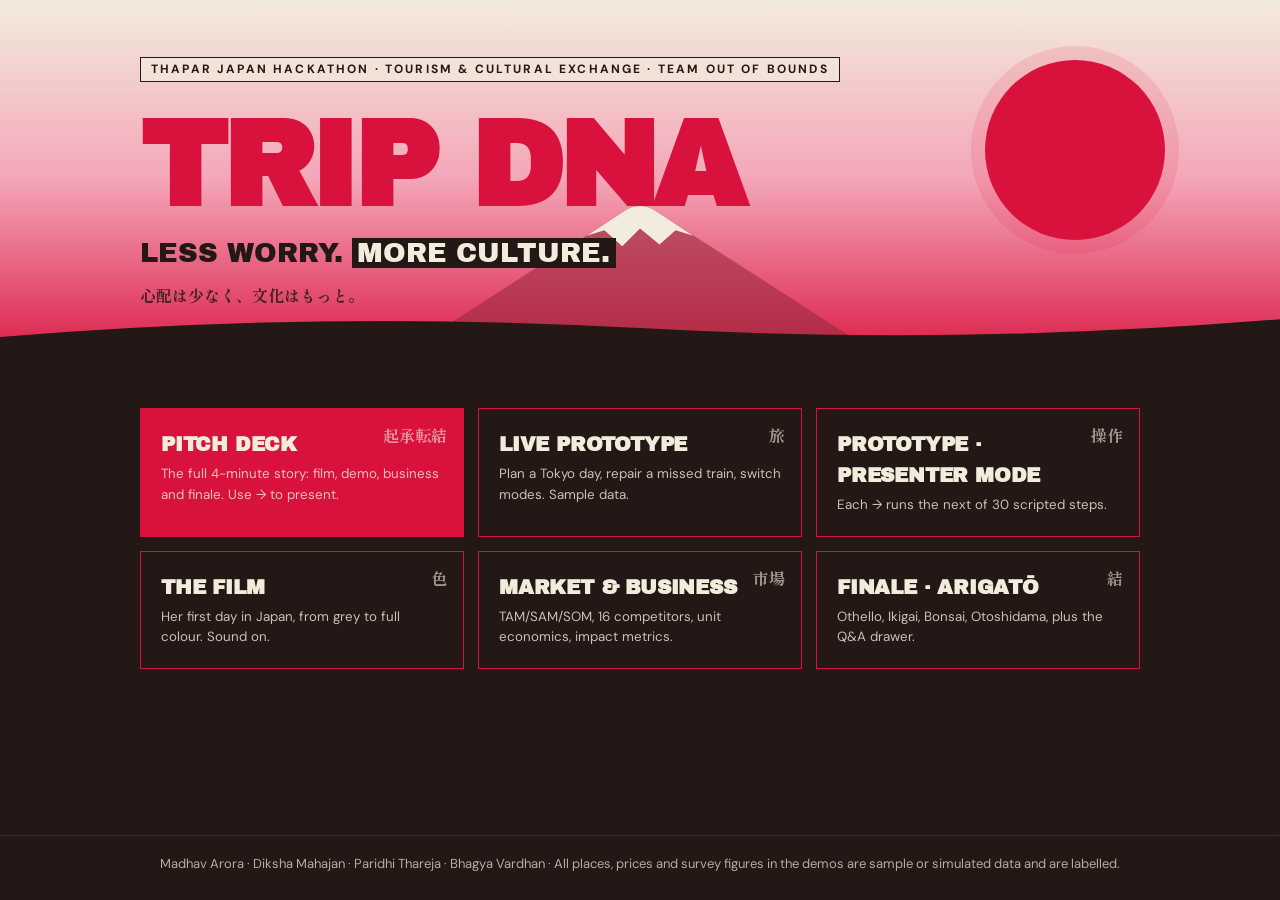
<file: index.html>
<!doctype html>
<html lang="en">
<head>
<meta charset="utf-8">
<meta name="viewport" content="width=device-width,initial-scale=1,viewport-fit=cover">
<title>Trip DNA · Out of Bounds</title>
<meta name="description" content="Trip DNA: less worry, more culture. Pitch deck, live prototype, film and research by Team Out of Bounds, Thapar Japan Hackathon.">
<link rel="icon" href="data:image/svg+xml,%3Csvg xmlns='http://www.w3.org/2000/svg' viewBox='0 0 32 32'%3E%3Ccircle cx='16' cy='16' r='14' fill='%23D9123D'/%3E%3C/svg%3E">
<link rel="preconnect" href="https://fonts.googleapis.com"><link rel="preconnect" href="https://fonts.gstatic.com" crossorigin>
<link href="https://fonts.googleapis.com/css2?family=Archivo+Black&family=DM+Sans:wght@400;500;700&family=Shippori+Mincho:wght@800&display=swap" rel="stylesheet">
<style>
:root{--c:#D9123D;--cr:#F2ECDD;--ink:#231815;--sak:#F4A6B8;--gold:#E8B33E}
*{box-sizing:border-box}
body{margin:0;min-height:100vh;background:var(--ink);color:var(--cr);font:16px/1.55 'DM Sans',system-ui,sans-serif;display:flex;flex-direction:column}
.top{position:relative;overflow:hidden;background:linear-gradient(180deg,#F2ECDD 0%,#F4A6B8 48%,#D9123D 100%);color:var(--ink);padding:56px max(20px,env(safe-area-inset-left,0px)) 64px}
.sun{position:absolute;right:9%;top:16%;width:clamp(90px,15vw,180px);aspect-ratio:1;border-radius:50%;background:var(--c);box-shadow:0 0 0 14px rgba(217,18,61,.12)}
.fuji{position:absolute;left:0;right:0;bottom:0;width:100%;height:auto;display:block}
.in{position:relative;max-width:1000px;margin:0 auto}
.kick{display:inline-block;font-size:12px;font-weight:700;letter-spacing:.18em;text-transform:uppercase;border:1px solid currentColor;padding:2px 10px;background:rgba(242,236,221,.7)}
h1{font-family:'Archivo Black','Arial Black',sans-serif;text-transform:uppercase;letter-spacing:-.04em;line-height:.9;font-size:clamp(3.2rem,11vw,7.5rem);margin:.25em 0 .1em;color:var(--c)}
.tag{font-family:'Archivo Black','Arial Black',sans-serif;text-transform:uppercase;font-size:clamp(1.1rem,2.6vw,1.7rem);margin:0}
.tag em{font-style:normal;color:var(--cr);background:var(--ink);padding:0 .2em}
.jp{font-family:'Shippori Mincho','Yu Mincho',serif;font-weight:800;margin:.6em 0 0;opacity:.8}
main{flex:1;padding:36px max(20px,env(safe-area-inset-left,0px)) 40px}
.grid{max-width:1000px;margin:0 auto;display:grid;gap:14px;grid-template-columns:repeat(auto-fit,minmax(min(100%,280px),1fr))}
a.card{display:block;position:relative;border:1px solid var(--c);padding:20px;color:inherit;text-decoration:none;transition:transform .2s,box-shadow .2s,background .2s}
a.card:hover,a.card:focus-visible{transform:translate(-3px,-3px);box-shadow:5px 5px 0 var(--c);background:rgba(217,18,61,.08);outline:none}
a.card.main{background:var(--c);border-color:var(--c)}
a.card.main:hover{box-shadow:5px 5px 0 var(--cr)}
.card b{display:block;font-family:'Archivo Black','Arial Black',sans-serif;text-transform:uppercase;font-size:1.25rem;letter-spacing:-.01em}
.card small{display:block;opacity:.8;margin-top:4px}
.card i{position:absolute;top:14px;right:16px;font-style:normal;font-family:'Shippori Mincho','Yu Mincho',serif;font-weight:800;opacity:.6}
footer{text-align:center;font-size:13px;opacity:.7;padding:18px 20px 26px;border-top:1px solid rgba(242,236,221,.15)}
@media(prefers-reduced-motion:reduce){a.card{transition:none}}
</style>
</head>
<body>
<header class="top">
  <div class="sun"></div>
  <svg class="fuji" viewBox="0 0 1440 220" preserveAspectRatio="xMidYMax slice" aria-hidden="true"><path d="M420 220 L700 40 C712 30 728 30 740 40 L1020 220Z" fill="#9c2a3f" opacity=".6"/><path d="M660 66 L700 40 C712 30 728 30 740 40 L780 66 L760 60 L742 76 L720 58 L700 78 L680 60Z" fill="#F2ECDD"/><path d="M0 220 L0 180 Q360 150 720 170 T1440 160 L1440 220Z" fill="#231815"/></svg>
  <div class="in">
    <span class="kick">Thapar Japan Hackathon · Tourism &amp; Cultural Exchange · Team Out of Bounds</span>
    <h1>Trip DNA</h1>
    <p class="tag">Less worry. <em>More culture.</em></p>
    <p class="jp">心配は少なく、文化はもっと。</p>
  </div>
</header>
<main>
  <div class="grid">
    <a class="card main" href="deck/"><i>起承転結</i><b>Pitch deck</b><small>The full 4-minute story: film, demo, business and finale. Use → to present.</small></a>
    <a class="card" href="prototype/"><i>旅</i><b>Live prototype</b><small>Plan a Tokyo day, repair a missed train, switch modes. Sample data.</small></a>
    <a class="card" href="prototype/index.html#click"><i>操作</i><b>Prototype · presenter mode</b><small>Each → runs the next of 30 scripted steps.</small></a>
    <a class="card" href="film/"><i>色</i><b>The film</b><small>Her first day in Japan, from grey to full colour. Sound on.</small></a>
    <a class="card" href="business/ws3_slides.html"><i>市場</i><b>Market &amp; business</b><small>TAM/SAM/SOM, 16 competitors, unit economics, impact metrics.</small></a>
    <a class="card" href="finale/arigato.inline.html"><i>結</i><b>Finale · Arigatō</b><small>Othello, Ikigai, Bonsai, Otoshidama, plus the Q&amp;A drawer.</small></a>
  </div>
</main>
<footer>Madhav Arora · Diksha Mahajan · Paridhi Thareja · Bhagya Vardhan · All places, prices and survey figures in the demos are sample or simulated data and are labelled.</footer>
</body>
</html>
</file>
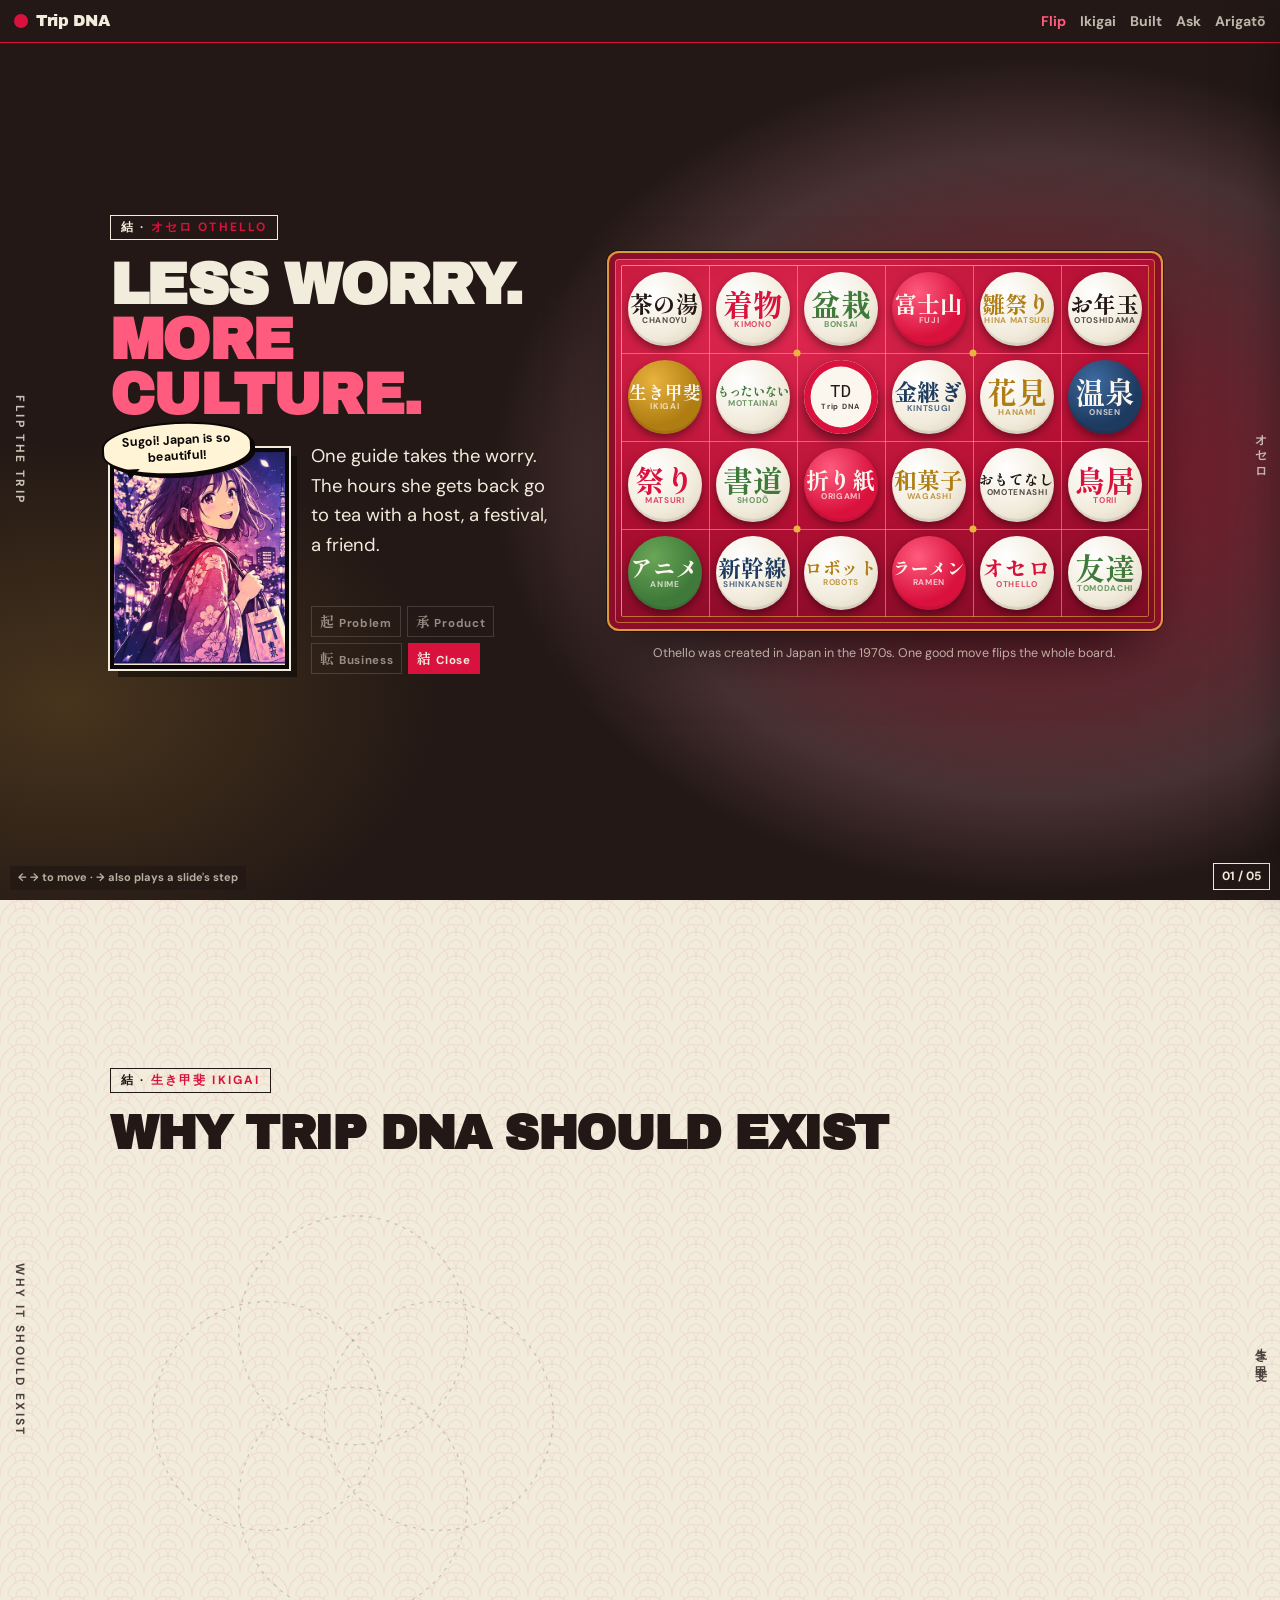
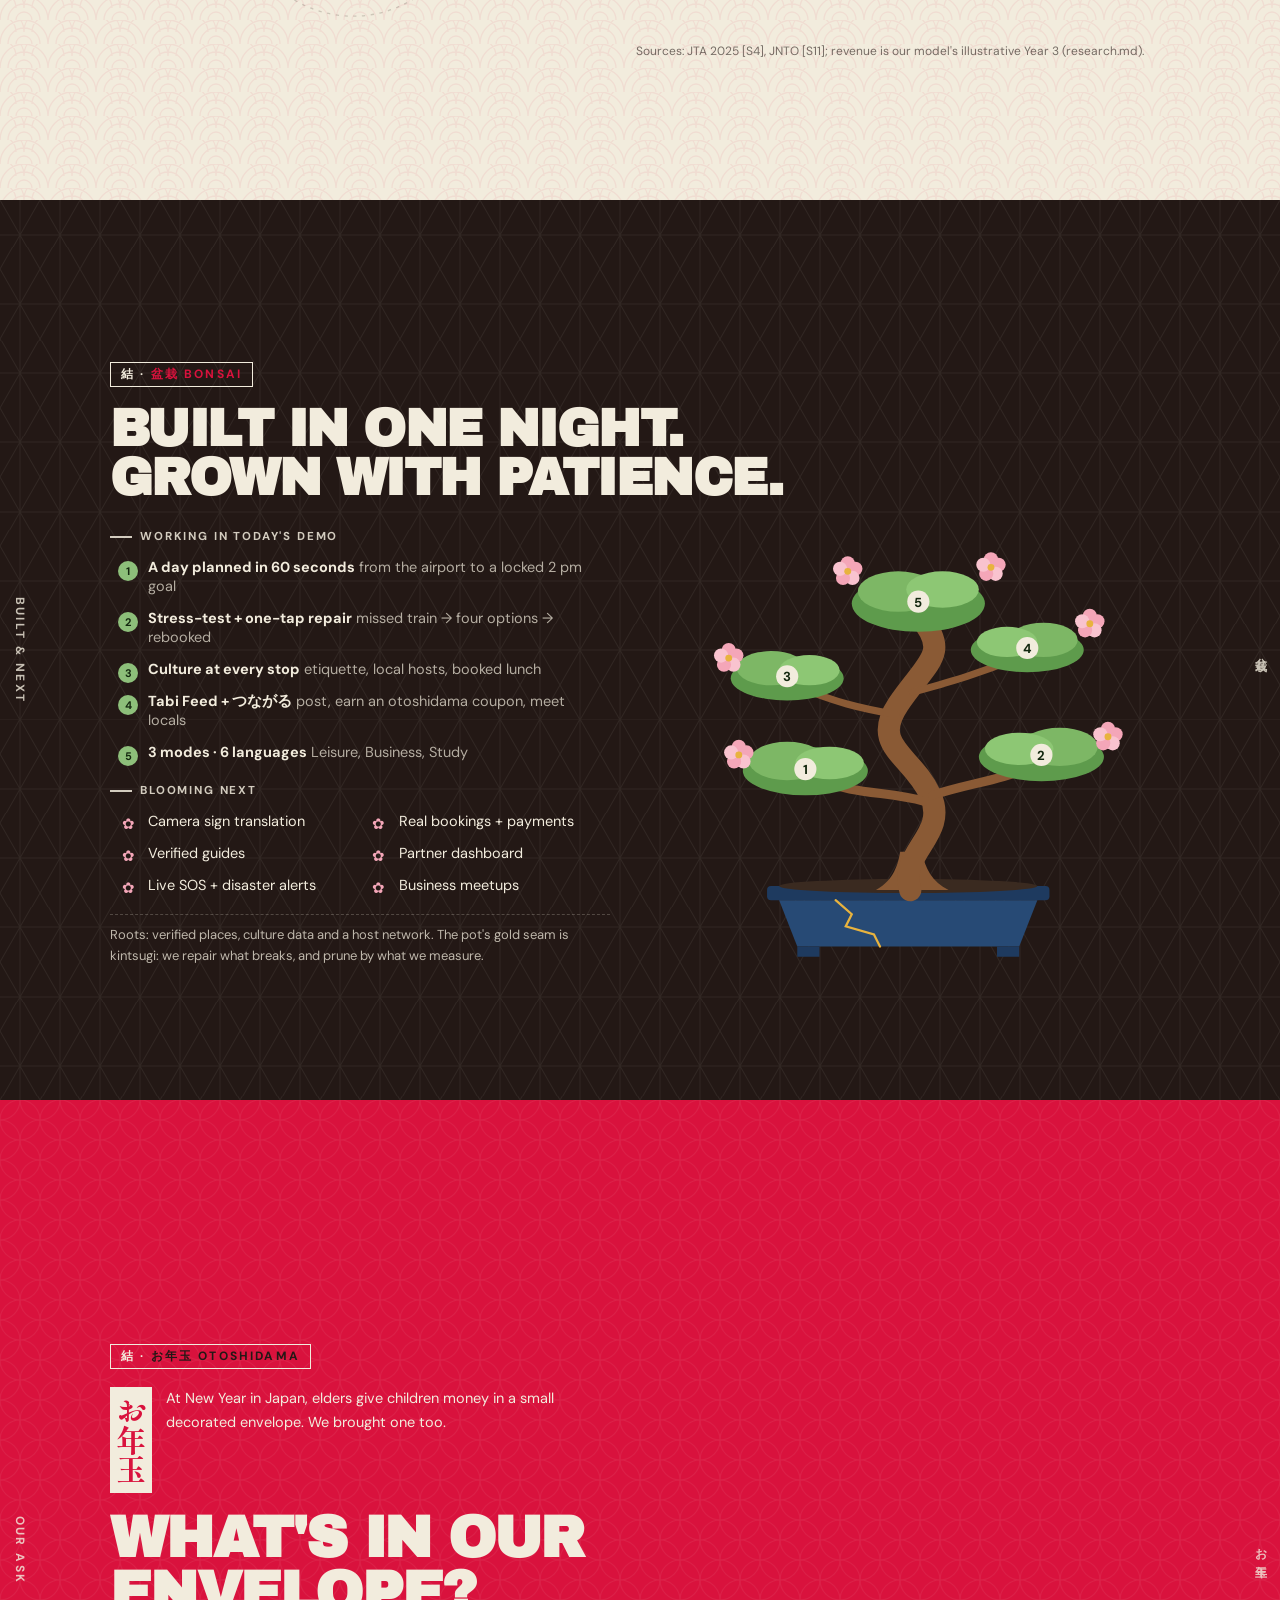
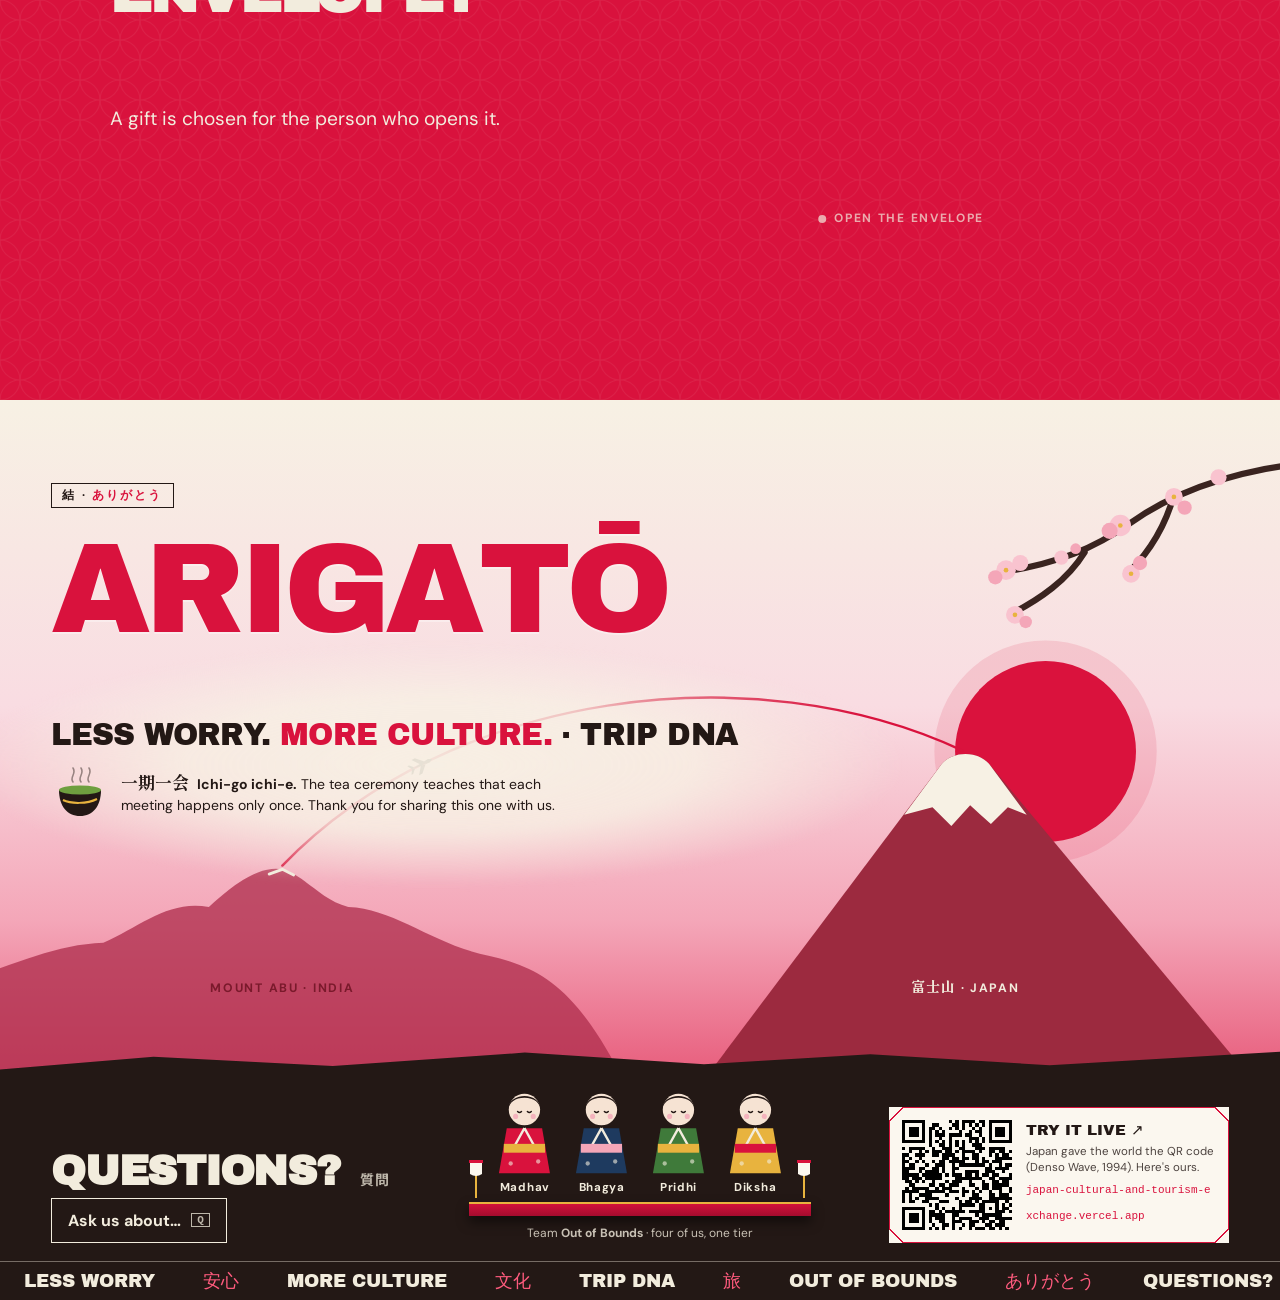
<file: finale/index.html>
<!doctype html>
<html lang="en">
<head>
<meta charset="utf-8">
<meta name="viewport" content="width=device-width,initial-scale=1,viewport-fit=cover">
<title>Trip DNA Finale</title>
<link rel="preconnect" href="https://fonts.googleapis.com"><link rel="preconnect" href="https://fonts.gstatic.com" crossorigin>
<link href="https://fonts.googleapis.com/css2?family=Archivo+Black&family=DM+Sans:wght@400;500;700&family=Noto+Sans+JP:wght@500;700&family=Shippori+Mincho:wght@700;800&display=swap" rel="stylesheet">
<!--
  Part 4 · Arigatō (結 Ketsu): the finale of the Trip DNA deck.
  Five <section class="sec a4 …"> slides drop straight into the combined deck (same classes as index_checkpoint1.html / ws3_slides.html).
  To merge: copy the "Part 4 additions" CSS block, the five a4 sections, and the "Part 4 script" block. See SPEC.md §6.
  The "Deck base" blocks below exist only so this file runs on its own; the combined deck already has them.
-->
<style>
/* ===== Deck base (already in the combined deck; do not copy) ===== */
:root{--c:#D9123D;--cr:#F2ECDD;--ink:#231815;--sak:#f4a6b8;--gold:#E8B33E;--pbg:#F2ECDD;--pfg:#231815}
@media(prefers-color-scheme:dark){:root:not([data-theme=light]){--pbg:#231815;--pfg:#F2ECDD}}
:root[data-theme=dark]{--pbg:#231815;--pfg:#F2ECDD}
*{box-sizing:border-box}
html{scroll-behavior:smooth}
body{margin:0;background:var(--pbg);color:var(--pfg);overflow-x:hidden;font:16px/1.6 'DM Sans',sans-serif}
.jp{font-family:'Noto Sans JP',sans-serif;font-weight:700}
.h{font-family:'Archivo Black','Arial Black',sans-serif;text-transform:uppercase;letter-spacing:-.03em;line-height:.95;margin:0 0 .5em;overflow-wrap:anywhere}
h2.h{font-size:clamp(2rem,5.5vw,3.8rem)}h3.h{font-size:clamp(1.1rem,2.6vw,1.5rem);letter-spacing:-.01em;line-height:1.1}
p{margin:0 0 1em}
.lead{font-size:clamp(1.05rem,2.2vw,1.3rem);max-width:62ch}
small,.small{font-size:.85rem;opacity:.85}
header{position:fixed;top:0;left:0;right:0;z-index:50;background:var(--ink);color:var(--cr);border-bottom:1px solid var(--c);display:flex;flex-wrap:wrap;justify-content:space-between;align-items:center;gap:4px 16px;padding:8px 14px;font-size:14px}
header .brand{font-family:'Archivo Black','Arial Black',sans-serif;letter-spacing:-.02em;font-size:16px;display:flex;align-items:center;gap:8px}
header .brand i{width:14px;height:14px;border-radius:50%;background:var(--c);display:inline-block}
header nav{display:flex;flex-wrap:wrap;gap:4px 14px}
header a{color:inherit;text-decoration:none;font-weight:700;opacity:.75}header a.on,header a:hover{opacity:1;color:#ff5b7e}
#cnt{position:fixed;right:10px;bottom:10px;z-index:50;background:var(--ink);color:var(--cr);border:1px solid var(--cr);padding:3px 8px;font-size:12px;font-weight:700;font-variant-numeric:tabular-nums}
#keys{position:fixed;left:10px;bottom:10px;z-index:50;font-size:11px;font-weight:700;background:var(--ink);color:var(--cr);padding:3px 8px;opacity:.7}
#wipe{position:fixed;inset:0;background:var(--c);z-index:70;transform:translateX(-100%);pointer-events:none}
#wipe.go{animation:wipe .8s ease-in-out}
@keyframes wipe{0%{transform:translateX(-100%)}45%,55%{transform:translateX(0)}100%{transform:translateX(100%)}}
.sec{position:relative;padding:96px 56px 80px;min-height:100vh;overflow:hidden;background:var(--bg);color:var(--fg);display:flex;flex-direction:column;justify-content:center}
.sec.red{--bg:#D9123D;--fg:#F2ECDD;--line:#F2ECDD;--alt:#231815}
.sec.cream{--bg:#F2ECDD;--fg:#231815;--line:#D9123D;--alt:#D9123D}
.sec.ink{--bg:#231815;--fg:#F2ECDD;--line:#D9123D;--alt:#D9123D}
.in{max-width:1060px;margin:0 auto;width:100%;position:relative;z-index:2}
.vl{position:absolute;top:50%;transform:translateY(-50%);writing-mode:vertical-rl;font-size:12px;font-weight:700;letter-spacing:.2em;white-space:nowrap;text-transform:uppercase;opacity:.8}
.kick{display:inline-block;font-size:12px;font-weight:700;letter-spacing:.18em;text-transform:uppercase;border:1px solid currentColor;padding:2px 10px;margin-bottom:18px}
.kick b{color:var(--alt)}
.sec.red .kick b{color:var(--ink)}
.fr{position:relative;border:1px solid var(--line);padding:18px;min-width:0}
.fr .n{position:absolute;width:14px;height:14px}
.n.tl{top:-1px;left:-1px;background:linear-gradient(135deg,var(--bg) 0 48%,var(--line) 48% 54%,transparent 54%)}
.n.tr{top:-1px;right:-1px;background:linear-gradient(225deg,var(--bg) 0 48%,var(--line) 48% 54%,transparent 54%)}
.n.br{bottom:-1px;right:-1px;background:linear-gradient(315deg,var(--bg) 0 48%,var(--line) 48% 54%,transparent 54%)}
.n.bl{bottom:-1px;left:-1px;background:linear-gradient(45deg,var(--bg) 0 48%,var(--line) 48% 54%,transparent 54%)}
.rv{opacity:0;transform:translateY(24px);transition:opacity .6s,transform .6s;transition-delay:var(--d,0s)}
.rv.vis{opacity:1;transform:none}
@media(max-width:600px){.sec{padding:84px 16px 70px}.vl{display:none}header nav{display:none}#keys{display:none}}
@media(prefers-reduced-motion:reduce){*,*::before,*::after{animation:none!important;transition:none!important}.rv{opacity:1;transform:none}html{scroll-behavior:auto}}

/* ===== Part 4 · Arigatō (結) additions ===== */
.a4,.a4-qa,.a4-tip{--disp:'Archivo Black','Arial Black','Segoe UI Black',sans-serif}
.a4{--mt:#3F7A3A;--ai:#1E3A5F;--spring:cubic-bezier(.34,1.56,.64,1);--ease:cubic-bezier(.2,.8,.2,1);--mincho:'Shippori Mincho','Yu Mincho','Hiragino Mincho ProN','MS Mincho',serif;--jpf:'Noto Sans JP','Yu Gothic','Meiryo','Nirmala UI','Malgun Gothic','Microsoft YaHei',sans-serif}
.a4 .mincho{font-family:var(--mincho);font-weight:800}
.a4 .jpf{font-family:var(--jpf);font-weight:700}
.sec.a4:not(.a4-end){padding-top:clamp(64px,10vh,96px);padding-bottom:clamp(40px,7vh,80px)}
.a4-instant,.a4-instant *,.a4-instant *::before,.a4-instant *::after{transition:none!important}
.a4 button{font:inherit;color:inherit;background:none;border:0;padding:0;cursor:pointer}
.a4 :focus-visible{outline:3px solid var(--gold);outline-offset:3px}
.a4-pat{position:absolute;inset:0;pointer-events:none;z-index:0;opacity:.07;background-image:var(--pat)}
/* kimono patterns, one per slide */
.a4-oth{--pat:repeating-conic-gradient(#F2ECDD 0 25%,transparent 0 50%) 0 0/56px 56px}
.a4-iki{--pat:url("data:image/svg+xml,%3Csvg xmlns='http://www.w3.org/2000/svg' width='48' height='24'%3E%3Cg fill='none' stroke='%23D9123D' stroke-width='1.3'%3E%3Cpath d='M0 24a24 24 0 0 1 48 0M8 24a16 16 0 0 1 32 0M16 24a8 8 0 0 1 16 0M-24 12a24 24 0 0 1 48 0M-16 12a16 16 0 0 1 32 0M24 12a24 24 0 0 1 48 0M32 12a16 16 0 0 1 32 0'/%3E%3C/g%3E%3C/svg%3E")}
.a4-bon{--pat:url("data:image/svg+xml,%3Csvg xmlns='http://www.w3.org/2000/svg' width='40' height='69.28'%3E%3Cg fill='none' stroke='%23F2ECDD' stroke-width='1'%3E%3Cpath d='M0 0L20 34.64L40 0M0 69.28L20 34.64L40 69.28M20 0V69.28M0 34.64H40M0 0L40 69.28M40 0L0 69.28'/%3E%3C/g%3E%3C/svg%3E")}
.a4-ask{--pat:url("data:image/svg+xml,%3Csvg xmlns='http://www.w3.org/2000/svg' width='40' height='40'%3E%3Cg fill='none' stroke='%23F2ECDD' stroke-width='1.2'%3E%3Ccircle cx='0' cy='0' r='20'/%3E%3Ccircle cx='40' cy='0' r='20'/%3E%3Ccircle cx='0' cy='40' r='20'/%3E%3Ccircle cx='40' cy='40' r='20'/%3E%3Ccircle cx='20' cy='20' r='20'/%3E%3C/g%3E%3C/svg%3E")}
.a4-oth .a4-pat{opacity:.035}
/* before → after text swap */
.a4-swap{display:grid}
.a4-swap>*{grid-area:1/1;transition:opacity .55s var(--ease),transform .7s var(--ease),filter .55s}
.a4-swap>.b{opacity:0;transform:translateY(.5em);filter:blur(6px)}
.a4-swap.a4-on>.a{opacity:0;transform:translateY(-.5em);filter:blur(6px)}
.a4-swap.a4-on>.b{opacity:1;transform:none;filter:none;transition-delay:.25s}
.a4 em{font-style:normal}
.a4-hint{display:inline-flex;align-items:center;gap:8px;font-size:12px;font-weight:700;letter-spacing:.14em;text-transform:uppercase;opacity:.7}
.a4-hint i{width:8px;height:8px;border-radius:50%;background:var(--c);animation:a4pulse 1.6s infinite}
@keyframes a4pulse{50%{transform:scale(1.8);opacity:.35}}
.a4-done .a4-hint{opacity:0;transition:opacity .3s}
.a4-pets{position:absolute;inset:0;pointer-events:none;z-index:4;overflow:hidden}
.a4-pet{position:absolute;top:-20px;left:var(--x);width:var(--sz);height:calc(var(--sz)*1.2);background:var(--pc,#f4a6b8);border-radius:150% 0 150% 0;opacity:.9;animation:a4fall var(--du) linear var(--dl) infinite}
@keyframes a4fall{to{transform:translate(90px,112vh) rotate(340deg);opacity:.2}}
.a4-pet.burst{top:var(--y);animation:a4burst 1.3s var(--ease) forwards}
@keyframes a4burst{to{transform:translate(var(--tx),var(--ty)) rotate(var(--r));opacity:0}}

/* ---------- 結 1 · Othello ---------- */
.a4-oth .in{display:grid;grid-template-columns:minmax(0,.92fr) minmax(0,1.18fr);gap:44px;align-items:center}
.a4-oth h2.h{font-size:clamp(2rem,4.6vw,3.6rem);margin-bottom:.35em}
.a4-oth h2 em{color:#ff5b7e}
.a4-glow{position:absolute;inset:-20%;z-index:0;pointer-events:none;background:radial-gradient(42% 46% at 72% 52%,rgba(217,18,61,.55),rgba(244,166,184,.18) 55%,transparent 72%),radial-gradient(30% 30% at 18% 70%,rgba(232,179,62,.18),transparent 70%);opacity:0;transition:opacity 1.8s .4s}
.a4-oth.a4-done .a4-glow{opacity:1}
.a4-story{display:grid;grid-template-columns:auto minmax(0,1fr);gap:22px;align-items:start}
.a4-panel{width:clamp(130px,14vw,186px);perspective:900px;position:relative;margin-top:6px}
.a4-pcard{position:relative;aspect-ratio:420/518;transform-style:preserve-3d;transition:transform 1.1s var(--spring) .5s}
.a4-panel.a4-on .a4-pcard{transform:rotateY(180deg)}
.a4-pf,.a4-pb{position:absolute;inset:0;backface-visibility:hidden;border:4px solid #0b0706;outline:2px solid #F2ECDD;background:#fff;box-shadow:8px 8px 0 rgba(0,0,0,.45)}
.a4-pf img,.a4-pb img{width:100%;height:100%;object-fit:cover;display:block}
.a4-pb{transform:rotateY(180deg)}
.a4-pf{filter:grayscale(1) contrast(1.05)}
.a4-bub{position:absolute;left:-12px;top:-30px;width:max-content;max-width:150px;background:#fff;color:#0b0706;border:2.5px solid #0b0706;border-radius:50%/44%;padding:9px 13px;font:700 12.5px/1.25 'DM Sans',sans-serif;text-align:center;box-shadow:3px 3px 0 #0b0706;transform:rotate(3deg)}
.a4-bub::after{content:"";position:absolute;left:18px;bottom:-11px;border:7px solid transparent;border-top:10px solid #0b0706;transform:skewX(-18deg)}
.a4-pb .a4-bub{background:#FFF4D6;transform:rotate(-3deg)}
.a4-oth .lead{font-size:clamp(1rem,1.5vw,1.15rem);margin:0 0 16px}
.a4-ksht{display:flex;flex-wrap:wrap;gap:6px;margin:0 0 14px}
.a4-ksht span{font-size:11.5px;font-weight:700;letter-spacing:.06em;border:1px solid rgba(242,236,221,.3);padding:3px 8px;opacity:.55}
.a4-ksht span b{font-family:var(--mincho);font-size:14px;margin-right:4px}
.a4-ksht span.on{opacity:1;background:var(--c);border-color:var(--c)}
/* the board */
.a4-boardwrap{position:relative;justify-self:center;width:100%;max-width:600px}
.a4-board{--cell:clamp(42px,min(7.4vw,(100vw - 60px)/6),88px);position:relative;display:grid;width:max-content;margin:0 auto;grid-template-columns:repeat(6,var(--cell));grid-auto-rows:var(--cell);justify-content:center;padding:14px;border-radius:12px;cursor:pointer;
  background:radial-gradient(120% 90% at 30% 20%,#E0284F,#B30F33 55%,#7D0B26);box-shadow:inset 0 0 0 2px rgba(232,179,62,.85),inset 0 0 0 8px #8a0d2b,inset 0 0 0 9px rgba(232,179,62,.55),0 30px 60px -24px rgba(0,0,0,.8),0 0 0 1px rgba(0,0,0,.4);
  filter:grayscale(1) brightness(.78);transition:filter 1.8s var(--ease) .35s}
.a4-oth.a4-done .a4-board,.a4-oth.a4-done .a4-pf{filter:none}
.a4-board::before{content:"";position:absolute;inset:14px;border-radius:2px;pointer-events:none;background-image:linear-gradient(rgba(232,179,62,.6) 1px,transparent 1px),linear-gradient(90deg,rgba(232,179,62,.6) 1px,transparent 1px);background-size:var(--cell) var(--cell);box-shadow:inset 0 0 0 1px rgba(232,179,62,.6)}
.a4-dot{position:absolute;width:7px;height:7px;border-radius:50%;background:#E8B33E;transform:translate(-50%,-50%);pointer-events:none}
.a4-cell{position:relative;display:grid;place-items:center;perspective:420px}
.a4-disc{position:relative;width:84%;aspect-ratio:1;transform-style:preserve-3d;transition:transform .75s cubic-bezier(.3,1.45,.5,1) var(--dl,0s)}
.a4-board.a4-on .a4-disc{transform:rotateY(180deg)}
.a4-f,.a4-b{position:absolute;inset:0;border-radius:50%;backface-visibility:hidden;display:grid;place-content:center;text-align:center;line-height:1.05}
.a4-f{background:radial-gradient(circle at 35% 30%,#4a4040,#151010 60%,#050303);box-shadow:inset 0 -3px 0 rgba(255,255,255,.06),0 3px 6px rgba(0,0,0,.55);color:#8d8582;font-size:calc(var(--cell)*.105);font-weight:700;letter-spacing:.06em;text-transform:uppercase;padding:0 8%}
.a4-b{transform:rotateY(180deg);background:radial-gradient(circle at 35% 28%,#fff,#F2ECDD 58%,#d9cfba);box-shadow:inset 0 -3px 0 rgba(0,0,0,.08),0 4px 8px rgba(0,0,0,.4);color:var(--k,#231815)}
.a4-b b{font-family:var(--mincho);font-weight:800;font-size:calc(var(--cell)*var(--fs,.3));line-height:1.02;display:block;white-space:nowrap}
.a4-b small{display:block;font-size:calc(var(--cell)*.095);font-weight:700;letter-spacing:.08em;text-transform:uppercase;opacity:.75;margin-top:2px}
.a4-b.solid{background:radial-gradient(circle at 35% 28%,var(--s2),var(--s1) 62%);color:#FBF7EF}
.a4-tdisc{position:relative;width:84%;aspect-ratio:1;border-radius:50%;display:grid;place-content:center;text-align:center;font:500 calc(var(--cell)*.2)/1 ui-monospace,Consolas,monospace;color:#231815;background:#FBF7EF;box-shadow:inset 0 0 0 calc(var(--cell)*.075) #D9123D,0 6px 12px rgba(0,0,0,.5);
  opacity:0;transform:translateY(-80px) scale(1.7);transition:transform .6s var(--spring),opacity .25s}
.a4-tdisc small{font:700 calc(var(--cell)*.085)/1 'DM Sans',sans-serif;letter-spacing:.1em;margin-top:2px}
.a4-board.a4-on .a4-tdisc{opacity:1;transform:none}
.a4-slot{position:absolute;inset:18%;border-radius:50%;border:2px dashed rgba(242,236,221,.7);animation:a4pulse 1.6s infinite}
.a4-board.a4-on .a4-slot{display:none}
.a4-rip{position:absolute;inset:8%;border-radius:50%;border:3px solid #E8B33E;opacity:0;pointer-events:none}
.a4-rip.go{animation:a4rip .9s var(--ease)}
@keyframes a4rip{from{opacity:1;transform:scale(.8)}to{opacity:0;transform:scale(3.6)}}
.a4-speed{position:fixed;width:260vmax;height:260vmax;left:50%;top:50%;transform:translate(-50%,-50%);pointer-events:none;z-index:3;opacity:0;color:#F2ECDD}
.a4-speed.go{animation:a4speed .9s ease-out}
@keyframes a4speed{0%{opacity:0;transform:translate(-50%,-50%) scale(.92)}12%{opacity:.75}100%{opacity:0;transform:translate(-50%,-50%) scale(1.12)}}
.a4-tip{position:fixed;z-index:95;pointer-events:none;background:#231815;color:#F2ECDD;border:1px solid #D9123D;padding:8px 11px;font:13px/1.4 'DM Sans',sans-serif;max-width:250px;opacity:0;transform:translateY(4px);transition:opacity .15s,transform .15s}
.a4-tip.on{opacity:1;transform:none}
.a4-tip b{display:block;font-size:14px}
.a4-tip .mincho{color:#ff8fa8;margin-left:6px}
.a4-cap{margin-top:12px;text-align:center;font-size:12.5px;opacity:.7}

/* ---------- 結 2 · Ikigai ---------- */
.a4-iki .a4-grid{display:grid;grid-template-columns:minmax(0,1fr) minmax(0,1.1fr);gap:40px;align-items:center}
.a4-iki h2.h{font-size:clamp(1.9rem,4.2vw,3rem);margin-bottom:.28em}
.a4-iki svg.a4-ik{width:100%;max-width:min(440px,54vh);display:block;margin:0 auto;overflow:visible;cursor:pointer}
.a4-ghost{fill:none;stroke:#231815;stroke-opacity:.18;stroke-width:1.2;stroke-dasharray:3 5}
.a4-circ{transform-box:fill-box;transform-origin:center;transform:scale(.3);opacity:0;transition:transform .9s var(--spring),opacity .5s}
.a4-circ.a4-on{transform:none;opacity:1}
.a4-circ circle{mix-blend-mode:multiply;fill-opacity:.62;transition:fill-opacity .25s}
.a4-circ.hl circle{fill-opacity:.88}
.a4-circ text{font-family:'DM Sans',sans-serif;fill:#231815}
.a4-circ .k{font-family:var(--mincho);font-weight:800;font-size:22px}
.a4-circ .e{font-size:10.5px;font-weight:700;letter-spacing:.1em;text-transform:uppercase}
.a4-ov{font:700 8.5px 'DM Sans',sans-serif;letter-spacing:.16em;text-transform:uppercase;fill:#231815;opacity:0;transition:opacity .5s .4s}
.a4-ov.a4-on{opacity:.75}
.a4-hanko{transform-box:fill-box;transform-origin:center;transform:scale(2.6) rotate(-24deg);opacity:0;transition:transform .55s var(--spring),opacity .2s}
.a4-hanko.a4-on{transform:rotate(-7deg);opacity:1}
.a4-rows{display:grid;gap:7px}
.a4-row{display:grid;grid-template-columns:auto minmax(0,1fr);gap:4px 14px;align-items:start;padding:8px 12px;border-left:4px solid var(--rc);background:rgba(255,255,255,.45);opacity:0;transform:translateX(18px);transition:opacity .5s,transform .6s var(--ease),background .2s}
.a4-row.a4-on{opacity:1;transform:none}
.a4-row.hl{background:#fff}
.a4-row .k{grid-row:span 2;font-family:var(--mincho);font-weight:800;font-size:15px;writing-mode:vertical-rl;line-height:1;color:var(--rc2,#231815);padding-top:2px;letter-spacing:.04em}
.a4-row h3{font-family:var(--disp);font-weight:400;font-size:15px;text-transform:uppercase;letter-spacing:-.01em;margin:0;display:flex;justify-content:space-between;gap:10px;align-items:baseline}
.a4-row h3 span{font:700 10.5px 'DM Sans',sans-serif;letter-spacing:.1em;color:#D9123D;white-space:nowrap}
.a4-row p{margin:0;font-size:13.5px;line-height:1.36}
.a4-row p b{color:#D9123D}
.a4-ikend{margin-top:12px;display:flex;align-items:center;gap:14px;opacity:0;transform:translateY(10px);transition:opacity .6s .35s,transform .6s .35s}
.a4-ikend.a4-on{opacity:1;transform:none}
.a4-ikend b{font-family:var(--disp);font-weight:400;text-transform:uppercase;font-size:clamp(1.1rem,2vw,1.45rem);letter-spacing:-.02em;line-height:1}
.a4-ikend b em{color:#D9123D}

/* ---------- 結 3 · Bonsai ---------- */
.a4-bon .a4-grid{display:grid;grid-template-columns:minmax(0,1fr) minmax(0,1.05fr);gap:36px;align-items:center}
.a4-bon h2.h{font-size:clamp(1.9rem,4.2vw,3.2rem)}
.a4-list{list-style:none;margin:0 0 14px;padding:0;display:grid;gap:2px}
.a4-list li{display:flex;gap:10px;align-items:baseline;padding:5px 8px;font-size:14.5px;line-height:1.35;border-radius:4px;transition:background .2s;opacity:0;transform:translateX(-12px)}
.a4-go .a4-list li{opacity:1;transform:none;transition:opacity .5s var(--d),transform .6s var(--ease) var(--d),background .2s}
.a4-list li.hl{background:rgba(242,236,221,.1)}
.a4-list .no{flex:none;width:20px;height:20px;border-radius:50%;display:grid;place-items:center;font:700 11px 'DM Sans',sans-serif;background:#8DBF7A;color:#14280f;transform:translateY(3px)}
.a4-list .bl{flex:none;width:20px;height:20px;display:grid;place-items:center;color:#f4a6b8;transform:translateY(3px)}
.a4-list b{font-weight:700}
.a4-list span.m{opacity:.7}
.a4-lh{font-size:11.5px;font-weight:700;letter-spacing:.16em;text-transform:uppercase;margin:0 0 6px;display:flex;align-items:center;gap:8px;opacity:.85}
.a4-lh i{width:22px;height:2px;background:currentColor}
.a4-roots{font-size:13px;opacity:.75;border-top:1px dashed rgba(242,236,221,.3);padding-top:10px;margin:0}
.a4-tree{width:100%;max-width:min(560px,66vh);display:block;margin:0 auto;overflow:visible}
.a4-tree .pot{opacity:0;transform:translateY(16px)}
.a4-go .a4-tree .pot{opacity:1;transform:none;transition:opacity .6s,transform .7s var(--ease)}
.a4-tree .wood{fill:none;stroke:#8A5A35;stroke-linecap:round;stroke-dasharray:var(--len);stroke-dashoffset:var(--len)}
.a4-go .a4-tree .wood{stroke-dashoffset:0;transition:stroke-dashoffset var(--t,1s) var(--ease) var(--d,0s)}
.a4-tree .pad,.a4-tree .bud{transform-box:fill-box;transform-origin:center;transform:scale(0);transition:filter .2s}
.a4-go .a4-tree .pad,.a4-go .a4-tree .bud{transform:none;transition:transform .7s var(--spring) var(--d),filter .2s}
.a4-tree .pad.hl,.a4-tree .bud.hl{filter:drop-shadow(0 0 10px rgba(232,179,62,.95))}
.a4-tree .pad text{font:700 13px 'DM Sans',sans-serif;fill:#14280f}
.a4-go .a4-tree .bud .sw{animation:a4sway 3.2s ease-in-out var(--d) infinite;transform-box:fill-box;transform-origin:center}
@keyframes a4sway{50%{transform:rotate(14deg) scale(1.06)}}
.a4-seam{stroke:#E8B33E;stroke-width:2.2;fill:none;stroke-linecap:round;stroke-dasharray:160;stroke-dashoffset:160}
.a4-go .a4-seam{stroke-dashoffset:0;transition:stroke-dashoffset 1.4s var(--ease) 3s}

/* ---------- 結 4 · Otoshidama ---------- */
.a4-ask .a4-grid{display:grid;grid-template-columns:minmax(0,.95fr) minmax(0,1.05fr);gap:36px;align-items:center}
.a4-ask h2.h{font-size:clamp(2rem,4.8vw,3.6rem)}
.a4-ask h2 em{color:#231815}
.a4-def{display:flex;gap:14px;align-items:flex-start;font-size:14.5px;margin:0 0 18px;max-width:46ch}
.a4-def .mincho{font-size:30px;line-height:1;writing-mode:vertical-rl;background:#F2ECDD;color:#D9123D;padding:8px 6px}
.a4-ask .lead{font-size:clamp(1rem,1.6vw,1.2rem)}
.a4-ask .a4-swap .b b{background:#F2ECDD;color:#D9123D;padding:0 .2em}
.a4-stage{position:relative;height:min(470px,64vh);min-height:400px}
.a4-env{position:absolute;left:50%;bottom:0;width:clamp(140px,13vw,172px);aspect-ratio:190/290;transform:translateX(-50%);perspective:800px;filter:drop-shadow(0 26px 30px rgba(60,0,10,.45))}
.a4-env:hover .a4-ebody{transform:rotate(-2deg)}
.a4-ebody{position:absolute;inset:0;z-index:3;border-radius:6px;overflow:hidden;transition:transform .3s var(--spring);
  background:radial-gradient(circle at 20% 18%,rgba(217,18,61,.12) 0 6px,transparent 7px) 0 0/38px 38px,radial-gradient(circle at 70% 64%,rgba(232,179,62,.18) 0 4px,transparent 5px) 0 0/38px 38px,#FBF7EF;box-shadow:inset 0 0 0 1px rgba(35,24,21,.15)}
.a4-ebody svg{position:absolute;inset:0;width:100%;height:100%}
.a4-ebody .tt{position:absolute;left:50%;top:44%;transform:translateX(-50%);writing-mode:vertical-rl;font-family:var(--mincho);font-weight:800;font-size:clamp(24px,2.6vw,32px);color:#231815;letter-spacing:.1em}
.a4-flap{position:absolute;left:0;right:0;top:0;height:30%;z-index:4;transform-origin:top;transition:transform .7s var(--ease);transform-style:preserve-3d}
.a4-flap::before,.a4-flap::after{content:"";position:absolute;inset:0;clip-path:polygon(0 0,100% 0,100% 52%,50% 100%,0 52%);backface-visibility:hidden}
.a4-flap::before{background:linear-gradient(180deg,#D9123D,#B30F33);box-shadow:inset 0 0 0 2px #E8B33E}
.a4-flap::after{background:#e9dfc9;transform:rotateX(180deg)}
.a4-env.a4-on .a4-flap{transform:rotateX(180deg);z-index:1}
.a4-notes{position:absolute;inset:0;pointer-events:none}
.a4-note{position:absolute;left:50%;bottom:150px;z-index:2;width:clamp(150px,15.5vw,184px);background:#FBF7EF;color:#231815;padding:12px 12px 11px;border-top:6px solid var(--nc,#231815);box-shadow:0 18px 30px -12px rgba(40,0,8,.55);font-size:12px;line-height:1.35;opacity:0;transform:translate(-50%,60px) scale(.6);transition:transform .9s var(--spring) var(--d),opacity .3s var(--d)}
.a4-env.a4-on~.a4-notes .a4-note,.a4-stage.a4-on .a4-note{opacity:1;transform:translate(calc(-50% + var(--x) * var(--xs,1)),var(--y)) rotate(var(--r))}
.a4-note .q{font-family:var(--disp);font-size:clamp(1.3rem,2.2vw,1.65rem);line-height:1;color:#D9123D;text-transform:uppercase;letter-spacing:-.02em}
.a4-note .w{font-weight:700;font-size:13px;margin:6px 0 4px}
.a4-note .r{margin-top:6px;padding-top:6px;border-top:1px dashed rgba(35,24,21,.25);font-size:11px;font-weight:700;color:#3F7A3A}
.a4-ask .a4-hint{position:absolute;left:50%;bottom:-30px;transform:translateX(-50%);white-space:nowrap}
.a4-ask .a4-hint i{background:#F2ECDD}

/* ---------- 結 5 · Arigatō ---------- */
.a4-end{--gh:clamp(150px,26vh,220px);padding:0;justify-content:flex-start;min-height:100vh;color:#231815;--bg:#F2ECDD;--fg:#231815;--line:#D9123D;--alt:#D9123D}
.a4-sky{position:absolute;inset:0;background:linear-gradient(180deg,#F7F1E4 0%,#F9DCE2 34%,#F4A6B8 58%,#E4486B 80%,#D9123D 100%)}
.a4-ly{position:absolute;inset:-3% -3% calc(var(--gh,0px) - 34px);pointer-events:none;transform:translate3d(calc(var(--mx,0)*var(--k)*-1px),calc(var(--my,0)*var(--k)*-.5px),0);transition:transform .3s ease-out}
.a4-ly svg{position:absolute;bottom:0;left:0;width:100%;height:auto;display:block}
.a4-thread{fill:none;stroke:#D9123D;stroke-width:2.6;stroke-linecap:round;stroke-dasharray:1200;stroke-dashoffset:1200}
.a4-go .a4-thread{stroke-dashoffset:0;transition:stroke-dashoffset 2.6s var(--ease) .9s}
.a4-plane{opacity:0}.a4-go .a4-plane{opacity:1;transition:opacity .4s 3.2s}
.a4-mtlab{font:700 13px 'DM Sans',sans-serif;letter-spacing:.14em;text-transform:uppercase;fill:#F2ECDD}
.a4-mtlab tspan.j{font-family:'Shippori Mincho','Yu Mincho',serif;font-weight:800;font-size:15px;letter-spacing:.06em}
.a4-branch{position:absolute;right:-10px;top:38px;width:clamp(220px,30vw,430px);pointer-events:none;z-index:2;transform-origin:top right;animation:a4branch 7s ease-in-out infinite}
@keyframes a4branch{50%{transform:rotate(-1.6deg)}}
.a4-endin{position:relative;z-index:5;display:grid;grid-template-rows:1fr auto;min-height:calc(100vh - 39px);padding:clamp(64px,9vh,96px) clamp(16px,4vw,56px) 0}
.a4-top{max-width:700px;position:relative;align-self:start}
.a4-top::before{content:"";position:absolute;z-index:-1;left:-12%;right:-22%;top:46%;bottom:-14%;border-radius:50%;background:radial-gradient(closest-side,rgba(247,241,228,.94),rgba(247,241,228,.8) 55%,rgba(247,241,228,0));filter:blur(4px)}
.a4-end .kick{border-color:#231815;margin-bottom:6px}
.a4-rise{display:block;overflow:hidden;white-space:nowrap;line-height:.9;margin:0;padding:.14em 0 .04em;font-family:var(--disp);font-weight:400;text-transform:uppercase;letter-spacing:-.045em;font-size:clamp(3.4rem,10vw,9rem);color:#D9123D;text-shadow:0 2px 0 rgba(255,255,255,.35)}
.a4-ch{display:inline-block;transform:translateY(105%)}
.a4-go .a4-ch{transform:none;transition:transform 1s cubic-bezier(.2,.9,.3,1.15) var(--d)}
.a4-greet{height:2.1em;overflow:hidden;font-size:clamp(1.15rem,2.3vw,1.7rem);font-weight:700;margin:4px 0 2px;display:flex;align-items:center}
.a4-greet span{display:inline-flex;align-items:baseline;gap:12px;font-family:var(--jpf);animation:a4gin .7s var(--ease) both}
.a4-greet span small{font:700 11px 'DM Sans',sans-serif;letter-spacing:.16em;text-transform:uppercase;opacity:.6}
.a4-greet span.out{animation:a4gout .45s var(--ease) both}
@keyframes a4gin{from{transform:translateY(80%);opacity:0;filter:blur(6px)}}
@keyframes a4gout{to{transform:translateY(-80%);opacity:0;filter:blur(6px)}}
.a4-tag{font-family:var(--disp);text-transform:uppercase;letter-spacing:-.02em;font-size:clamp(1.2rem,2.4vw,1.9rem);line-height:1;margin:6px 0 14px}
.a4-tag em{color:#D9123D}
.a4-ichi{display:flex;gap:12px;align-items:center;max-width:52ch;font-size:14px;line-height:1.45}
.a4-ichi svg{flex:none;width:58px;height:58px;overflow:visible}
.a4-ichi .mincho{font-size:17px;margin-right:4px}
.a4-steam path{fill:none;stroke:#231815;stroke-opacity:.45;stroke-width:1.6;stroke-linecap:round;animation:a4steam 3s ease-in-out infinite;animation-delay:var(--d)}
@keyframes a4steam{0%{opacity:0;transform:translateY(6px)}40%{opacity:1}100%{opacity:0;transform:translateY(-10px)}}
.a4-ground{position:relative;display:grid;grid-template-columns:minmax(0,1fr) auto minmax(0,1fr);align-items:end;gap:20px;color:#F2ECDD;padding:0 0 18px}
.a4-qs .h{font-size:clamp(1.6rem,3.4vw,2.6rem);margin:0 0 6px;color:#F2ECDD}
.a4-qs .h small{font:700 14px var(--jpf);letter-spacing:.06em;opacity:.75;margin-left:8px;text-transform:none}
.a4-askbtn{display:inline-flex!important;align-items:center;gap:10px;border:1px solid #F2ECDD!important;padding:.55rem 1rem!important;font-weight:700!important;font-size:14px;transition:transform .2s,box-shadow .2s,background .2s}
.a4-askbtn:hover{background:#F2ECDD!important;color:#231815!important;transform:translate(-2px,-2px);box-shadow:4px 4px 0 #D9123D}
.a4-askbtn kbd{font:700 11px ui-monospace,Consolas,monospace;border:1px solid currentColor;padding:0 5px;opacity:.75}
.a4-team{text-align:center}
.a4-dolls{display:flex;gap:clamp(8px,1.4vw,18px);align-items:flex-end;justify-content:center;padding:0 26px;position:relative}
.a4-doll{width:clamp(46px,4.6vw,62px);text-align:center;transition:transform .3s var(--spring)}
.a4-doll:hover{transform:translateY(-8px) rotate(-3deg)}
.a4-doll svg{width:100%;display:block;overflow:visible}
.a4-doll span{display:block;font-size:11.5px;font-weight:700;letter-spacing:.06em;margin-top:4px;white-space:nowrap}
.a4-tier{height:14px;margin:4px 0 0;background:linear-gradient(180deg,#D9123D,#a40c2e);box-shadow:inset 0 2px 0 #E8B33E,0 6px 12px rgba(0,0,0,.5)}
.a4-bonbori{position:absolute;bottom:0;width:14px;height:40px}
.a4-team p{margin:8px 0 0;font-size:12px;opacity:.8}
.a4-qr{justify-self:end;display:flex;gap:14px;align-items:center;background:#FBF7EF;color:#231815;padding:12px;max-width:340px;--bg:#FBF7EF;--line:#D9123D;text-decoration:none;transition:transform .25s var(--spring),box-shadow .25s}
.a4-qr:hover{transform:translateY(-4px);box-shadow:0 18px 30px -14px rgba(0,0,0,.6)}
.a4-qr img{width:clamp(84px,8.6vw,118px);height:auto;display:block;image-rendering:pixelated}
.a4-qr b{font-family:var(--disp);font-weight:400;text-transform:uppercase;font-size:15px;display:block;line-height:1.05}
.a4-qr small{display:block;font-size:11.5px;line-height:1.35;opacity:.8;margin-top:5px}
.a4-qr code{font:11px ui-monospace,Consolas,monospace;color:#D9123D;word-break:break-all}
.a4-mqw{position:relative;z-index:5;overflow:hidden;border-top:1px solid rgba(242,236,221,.4);background:#231815;color:#F2ECDD}
.a4-mq{display:flex;width:max-content;animation:a4mq 34s linear infinite;font-family:var(--disp);font-size:1.15rem;line-height:24px;padding:7px 0;text-transform:uppercase}
.a4-mq span{margin:0 24px;white-space:nowrap}.a4-mq span:nth-child(even){color:#ff5b7e}
@keyframes a4mq{to{transform:translateX(-50%)}}
.a4-groundbg{position:absolute;left:0;right:0;bottom:0;height:var(--gh);background:#231815;z-index:1}
.a4-groundbg::before{content:"";position:absolute;left:0;right:0;top:-40px;height:42px;background:#231815;clip-path:polygon(0 70%,12% 40%,26% 62%,41% 30%,55% 58%,68% 34%,82% 60%,100% 28%,100% 100%,0 100%)}
/* Q&A drawer */
.a4-qa{position:fixed;top:0;right:0;bottom:0;z-index:90;width:min(540px,94vw);background:#F2ECDD;color:#231815;border-left:6px solid #D9123D;box-shadow:-30px 0 60px -20px rgba(0,0,0,.55);transform:translateX(105%);transition:transform .5s var(--ease,cubic-bezier(.2,.8,.2,1));display:flex;flex-direction:column;font:15px/1.5 'DM Sans',sans-serif}
.a4-qa.open{transform:none}
.a4-qa header{position:static;background:#231815;padding:14px 18px;border:0}
.a4-qa header b{font-family:var(--disp);font-weight:400;font-size:18px;text-transform:uppercase}
.a4-qa header button{background:none;border:1px solid #F2ECDD;color:#F2ECDD;font:700 13px 'DM Sans',sans-serif;padding:4px 10px;cursor:pointer}
.a4-qchips{display:flex;flex-wrap:wrap;gap:6px;padding:16px 18px 6px}
.a4-qchips button{border:1px solid #231815;background:none;padding:.35rem .7rem;font:500 13.5px 'DM Sans',sans-serif;cursor:pointer;color:#231815;transition:background .15s,color .15s}
.a4-qchips button:hover{background:rgba(217,18,61,.1)}
.a4-qchips button.on{background:#231815;color:#F2ECDD}
.a4-qans{margin:10px 18px 18px;padding:18px;border:1px solid #D9123D;background:#FBF7EF;overflow:auto;animation:a4gin .4s var(--ease,ease) both}
.a4-qans h3{font-family:var(--disp);font-weight:400;text-transform:uppercase;font-size:20px;line-height:1.05;margin:0 0 10px;letter-spacing:-.01em}
.a4-qans .big{font-family:var(--disp);color:#D9123D;font-size:2.2rem;line-height:1;margin:0 0 6px}
.a4-qans p{margin:0 0 10px}
.a4-qans .src{font-size:12px;opacity:.65;margin:0}

@media(max-width:900px){
  .a4-oth .in,.a4-iki .a4-grid,.a4-bon .a4-grid,.a4-ask .a4-grid{grid-template-columns:1fr;gap:28px}
  .a4-ground{grid-template-columns:1fr;justify-items:start;gap:16px;background:#231815;margin:0 calc(-1 * clamp(16px,4vw,56px));padding:22px clamp(16px,4vw,56px) 18px}
  .a4-qr{justify-self:start}
  .a4-groundbg{display:none}
  .a4-ly{bottom:30%!important}
  .a4-branch{opacity:.6}
}
@media(max-width:600px){
  .a4-story{grid-template-columns:1fr}
  .a4-panel{width:150px}
  .a4-story{margin-top:26px}
  .a4-stage{height:520px;--xs:.52}
  .a4-note{width:124px;font-size:11px;padding:9px}
  .a4-note .q{font-size:1.15rem}
  .a4-note .w{font-size:12px}
  .a4-endin{padding-top:76px}
}
@media(prefers-reduced-motion:reduce){.a4-pets,.a4-speed{display:none}.a4-ch{transform:none}}
</style>
</head>
<body>
<div id="wipe"></div>
<header>
  <div class="brand"><i></i><span>Trip DNA</span></div>
  <nav id="nav">
    <a href="#a4-othello">Flip</a><a href="#a4-ikigai">Ikigai</a><a href="#a4-bonsai">Built</a><a href="#a4-ask">Ask</a><a href="#a4-arigato">Arigatō</a>
  </nav>
</header>
<div id="cnt">01 / 05</div>
<div id="keys">← → to move · → also plays a slide's step</div>

<main>

<!-- ============ 結 1 · OTHELLO: less worry, more culture ============ -->
<section class="sec ink a4 a4-oth" id="a4-othello" data-label="Flip the trip" data-steps="1">
  <div class="a4-pat"></div><div class="a4-glow"></div>
  <span class="vl" style="left:10px">Flip the trip</span><span class="vl" style="right:10px">オセロ</span>
  <div class="in">
    <div>
      <span class="kick rv">結 · <b>オセロ Othello</b></span>
      <h2 class="h a4-swap rv" data-s="1" style="--d:.05s"><span class="a">Stress kills<br>curiosity.</span><span class="b">Less worry.<br><em>More culture.</em></span></h2>
      <div class="a4-story rv" style="--d:.12s">
        <div class="a4-panel" data-s="1">
          <div class="a4-pcard">
            <div class="a4-pf"><img src="assets/her-before.jpg" alt="Manga panel: the traveller from our film, worried and lost in a crowded Tokyo station"><span class="a4-bub">So many people… where do I go?</span></div>
            <div class="a4-pb"><img src="assets/her-after.jpg" alt="Manga panel: the same traveller smiling at a festival, in full colour"><span class="a4-bub">Sugoi! Japan is so beautiful!</span></div>
          </div>
        </div>
        <div>
          <p class="lead a4-swap" data-s="1"><span class="a">Remember her at the station? Anxious travellers stick to safe hotspots and leave without ever <i>meeting</i> Japan.</span><span class="b">One guide takes the worry. The hours she gets back go to tea with a host, a festival, a friend.</span></p>
          <div class="a4-ksht" aria-label="Our pitch in four acts, kishōtenketsu"><span><b>起</b>Problem</span><span><b>承</b>Product</span><span><b>転</b>Business</span><span class="on"><b>結</b>Close</span></div>
          <span class="a4-hint"><i></i>Place the piece</span>
        </div>
      </div>
    </div>
    <div class="a4-boardwrap rv" style="--d:.18s">
      <div class="a4-board" data-s="1" role="button" tabindex="0" aria-label="Place the Trip DNA piece and flip every worry into culture"></div>
      <p class="a4-cap">Othello was created in Japan in the 1970s. One good move flips the whole board.</p>
    </div>
  </div>
  <div class="a4-pets"></div>
</section>

<!-- ============ 結 2 · IKIGAI: the whole pitch in one shape ============ -->
<section class="sec cream a4 a4-iki" id="a4-ikigai" data-label="Ikigai" data-steps="5">
  <div class="a4-pat"></div>
  <span class="vl" style="left:10px">Why it should exist</span><span class="vl" style="right:10px">生き甲斐</span>
  <div class="in">
    <span class="kick rv">結 · <b>生き甲斐 Ikigai</b></span>
    <h2 class="h rv" style="--d:.05s">Why Trip DNA should exist</h2>
    <div class="a4-grid">
      <svg class="a4-ik rv" style="--d:.1s" viewBox="0 0 400 400" role="img" aria-label="Ikigai diagram: what travellers love, what we are good at, what Japan needs and what pays all meet at Trip DNA">
        <g class="a4-ghost"><circle cx="200" cy="122" r="104"/><circle cx="122" cy="200" r="104"/><circle cx="278" cy="200" r="104"/><circle cx="200" cy="278" r="104"/></g>
        <g class="a4-circ" data-s="1" data-k="love"><circle cx="200" cy="122" r="104" fill="#F4A6B8"/><text class="k" x="200" y="50" text-anchor="middle">好き</text><text class="e" x="200" y="66" text-anchor="middle">They love</text></g>
        <g class="a4-circ" data-s="2" data-k="good"><circle cx="122" cy="200" r="104" fill="#7FA8D8"/><text class="k" x="58" y="198" text-anchor="middle">得意</text><text class="e" x="58" y="214" text-anchor="middle">We're good at</text></g>
        <g class="a4-circ" data-s="3" data-k="need"><circle cx="278" cy="200" r="104" fill="#9CCB86"/><text class="k" x="342" y="198" text-anchor="middle">必要</text><text class="e" x="342" y="214" text-anchor="middle">Japan needs</text></g>
        <g class="a4-circ" data-s="4" data-k="paid"><circle cx="200" cy="278" r="104" fill="#E8B33E"/><text class="k" x="200" y="344" text-anchor="middle">稼ぐ</text><text class="e" x="200" y="360" text-anchor="middle">It pays</text></g>
        <text class="a4-ov" data-s="2" x="140" y="146" text-anchor="middle">Passion</text>
        <text class="a4-ov" data-s="3" x="260" y="146" text-anchor="middle">Mission</text>
        <text class="a4-ov" data-s="4" x="260" y="262" text-anchor="middle">Vocation</text>
        <text class="a4-ov" data-s="4" x="140" y="262" text-anchor="middle">Profession</text>
        <g class="a4-hanko" data-s="5">
          <rect x="166" y="166" width="68" height="68" rx="9" fill="#D9123D"/>
          <rect x="171" y="171" width="58" height="58" rx="6" fill="none" stroke="#F2ECDD" stroke-width="1.6"/>
          <g font-family="Shippori Mincho,Yu Mincho,serif" font-weight="800" font-size="22" fill="#F2ECDD" text-anchor="middle"><text x="214" y="196">生</text><text x="214" y="222">き</text><text x="187" y="196">甲</text><text x="187" y="222">斐</text></g>
        </g>
      </svg>
      <div>
        <div class="a4-rows">
          <div class="a4-row" data-s="1" data-k="love" style="--rc:#F4A6B8;--rc2:#B30F33"><span class="k">好きなこと</span><h3>What travellers love <span>Our film</span></h3><p>To <i>meet</i> Japan, not just see it: tea with a host, a craft, a festival. Stress pushes them back to the hotspots.</p></div>
          <div class="a4-row" data-s="2" data-k="good" style="--rc:#7FA8D8;--rc2:#1E3A5F"><span class="k">得意なこと</span><h3>What we're good at <span>Live demo</span></h3><p>A plan that survives reality: verified places, stress-test, one-tap repair. <b>Mottainai</b> for itineraries: repair, don't rebuild.</p></div>
          <div class="a4-row" data-s="3" data-k="need" style="--rc:#9CCB86;--rc2:#3F7A3A"><span class="k">必要なこと</span><h3>What Japan needs <span>Market</span></h3><p>Visitors beyond the hotspots and yen for small hosts. Today <b>69.4%</b> stay in 3 metro areas and experiences get <b>4.5%</b> of spend.</p></div>
          <div class="a4-row" data-s="4" data-k="paid" style="--rc:#E8B33E;--rc2:#8a5a00"><span class="k">稼げること</span><h3>What pays <span>Business</span></h3><p>Hosts pay 10–15% and keep <b>¥88 of every ¥100</b>. Year 3: <b>¥142.5M</b> revenue on ¥849M of bookings (model).</p></div>
        </div>
        <div class="a4-ikend" data-s="5"><b>Where all four meet:<br><em>Less worry. More culture.</em></b></div>
        <p class="small" style="margin:8px 0 0;opacity:.6;font-size:12px">Sources: JTA 2025 [S4], JNTO [S11]; revenue is our model's illustrative Year 3 (research.md).</p>
      </div>
    </div>
  </div>
</section>

<!-- ============ 結 3 · BONSAI: built tonight, grown with patience ============ -->
<section class="sec ink a4 a4-bon" id="a4-bonsai" data-label="What we built" data-steps="0">
  <div class="a4-pat"></div>
  <span class="vl" style="left:10px">Built &amp; next</span><span class="vl" style="right:10px">盆栽</span>
  <div class="in">
    <span class="kick rv">結 · <b>盆栽 Bonsai</b></span>
    <h2 class="h rv" style="--d:.05s">Built in one night.<br>Grown with patience.</h2>
    <div class="a4-grid">
      <div>
        <p class="a4-lh"><i></i>Working in today's demo</p>
        <ul class="a4-list">
          <li data-k="p1" style="--d:1.3s"><span class="no">1</span><span><b>A day planned in 60 seconds</b> <span class="m">from the airport to a locked 2 pm goal</span></span></li>
          <li data-k="p2" style="--d:1.45s"><span class="no">2</span><span><b>Stress-test + one-tap repair</b> <span class="m">missed train → four options → rebooked</span></span></li>
          <li data-k="p3" style="--d:1.6s"><span class="no">3</span><span><b>Culture at every stop</b> <span class="m">etiquette, local hosts, booked lunch</span></span></li>
          <li data-k="p4" style="--d:1.75s"><span class="no">4</span><span><b>Tabi Feed + つながる</b> <span class="m">post, earn an otoshidama coupon, meet locals</span></span></li>
          <li data-k="p5" style="--d:1.9s"><span class="no">5</span><span><b>3 modes · 6 languages</b> <span class="m">Leisure, Business, Study</span></span></li>
        </ul>
        <p class="a4-lh"><i></i>Blooming next</p>
        <ul class="a4-list" style="grid-template-columns:1fr 1fr">
          <li data-k="b1" style="--d:2.5s"><span class="bl">✿</span><span>Camera sign translation</span></li>
          <li data-k="b2" style="--d:2.6s"><span class="bl">✿</span><span>Real bookings + payments</span></li>
          <li data-k="b3" style="--d:2.7s"><span class="bl">✿</span><span>Verified guides</span></li>
          <li data-k="b4" style="--d:2.8s"><span class="bl">✿</span><span>Partner dashboard</span></li>
          <li data-k="b5" style="--d:2.9s"><span class="bl">✿</span><span>Live SOS + disaster alerts</span></li>
          <li data-k="b6" style="--d:3s"><span class="bl">✿</span><span>Business meetups</span></li>
        </ul>
        <p class="a4-roots">Roots: verified places, culture data and a host network. The pot's gold seam is kintsugi: we repair what breaks, and prune by what we measure.</p>
      </div>
      <svg class="a4-tree rv" style="--d:.1s" viewBox="0 0 520 430" role="img" aria-label="A bonsai: five green foliage pads are features built today; six blossoms are features coming next">
        <defs>
          <g id="a4-blossom"><g class="sw"><circle r="7" cy="-8" fill="#f4a6b8"/><circle r="7" cx="7.6" cy="-2.5" fill="#f4a6b8"/><circle r="7" cx="4.7" cy="6.5" fill="#f9c3cf"/><circle r="7" cx="-4.7" cy="6.5" fill="#f4a6b8"/><circle r="7" cx="-7.6" cy="-2.5" fill="#f9c3cf"/><circle r="3.4" fill="#E8B33E"/></g></g>
        </defs>
        <g class="pot">
          <rect x="120" y="352" width="280" height="14" rx="4" fill="#1E3A5F"/>
          <path d="M132 366 H388 L370 412 H150 Z" fill="#274a75"/>
          <path d="M150 412 h22 v10 h-22zM348 412 h22 v10 h-22z" fill="#1E3A5F"/>
          <path class="a4-seam" d="M188 366 L204 380 L198 392 L226 400 L232 412"/>
          <ellipse cx="260" cy="352" rx="128" ry="7" fill="#3a2a20"/>
          <path d="M228 356 C246 346 250 330 252 318 L274 318 C276 334 284 348 300 356Z" fill="#8A5A35"/>
        </g>
        <path class="wood" style="--len:330;--t:1.1s;--d:.25s;stroke-width:22" d="M262 356 C250 318 300 302 282 262 S222 214 250 172 S302 122 272 86"/>
        <path class="wood" style="--len:140;--t:.6s;--d:.9s;stroke-width:9" d="M276 268 C240 258 210 262 168 246"/>
        <path class="wood" style="--len:140;--t:.6s;--d:.95s;stroke-width:9" d="M284 262 C320 250 350 248 386 232"/>
        <path class="wood" style="--len:140;--t:.6s;--d:1.05s;stroke-width:7" d="M248 182 C214 176 186 170 146 152"/>
        <path class="wood" style="--len:140;--t:.6s;--d:1.1s;stroke-width:7" d="M264 160 C300 150 330 142 372 124"/>
        <g class="pad" data-k="p1" style="--d:1.3s"><ellipse cx="158" cy="238" rx="62" ry="24" fill="#5E9B4C"/><ellipse cx="140" cy="228" rx="38" ry="19" fill="#7DB765"/><ellipse cx="182" cy="230" rx="34" ry="16" fill="#8DC774"/><circle cx="158" cy="236" r="11" fill="#F2ECDD"/><text x="158" y="241" text-anchor="middle">1</text></g>
        <g class="pad" data-k="p2" style="--d:1.45s"><ellipse cx="392" cy="224" rx="62" ry="24" fill="#5E9B4C"/><ellipse cx="410" cy="214" rx="38" ry="19" fill="#7DB765"/><ellipse cx="370" cy="216" rx="34" ry="16" fill="#8DC774"/><circle cx="392" cy="222" r="11" fill="#F2ECDD"/><text x="392" y="227" text-anchor="middle">2</text></g>
        <g class="pad" data-k="p3" style="--d:1.6s"><ellipse cx="140" cy="146" rx="56" ry="22" fill="#5E9B4C"/><ellipse cx="124" cy="136" rx="34" ry="17" fill="#7DB765"/><ellipse cx="162" cy="138" rx="30" ry="15" fill="#8DC774"/><circle cx="140" cy="144" r="11" fill="#F2ECDD"/><text x="140" y="149" text-anchor="middle">3</text></g>
        <g class="pad" data-k="p4" style="--d:1.75s"><ellipse cx="378" cy="118" rx="56" ry="22" fill="#5E9B4C"/><ellipse cx="394" cy="108" rx="34" ry="17" fill="#7DB765"/><ellipse cx="358" cy="110" rx="30" ry="15" fill="#8DC774"/><circle cx="378" cy="116" r="11" fill="#F2ECDD"/><text x="378" y="121" text-anchor="middle">4</text></g>
        <g class="pad" data-k="p5" style="--d:1.9s"><ellipse cx="270" cy="72" rx="66" ry="28" fill="#5E9B4C"/><ellipse cx="250" cy="60" rx="40" ry="20" fill="#7DB765"/><ellipse cx="294" cy="58" rx="36" ry="18" fill="#8DC774"/><circle cx="270" cy="70" r="11" fill="#F2ECDD"/><text x="270" y="75" text-anchor="middle">5</text></g>
        <use class="bud" data-k="b1" href="#a4-blossom" x="92" y="222" style="--d:2.5s"/>
        <use class="bud" data-k="b2" href="#a4-blossom" x="458" y="204" style="--d:2.6s"/>
        <use class="bud" data-k="b3" href="#a4-blossom" x="82" y="126" style="--d:2.7s"/>
        <use class="bud" data-k="b4" href="#a4-blossom" x="440" y="92" style="--d:2.8s"/>
        <use class="bud" data-k="b5" href="#a4-blossom" x="200" y="40" style="--d:2.9s"/>
        <use class="bud" data-k="b6" href="#a4-blossom" x="342" y="36" style="--d:3s"/>
      </svg>
    </div>
  </div>
  <div class="a4-pets"></div>
</section>

<!-- ============ 結 4 · OTOSHIDAMA: the ask ============ -->
<section class="sec red a4 a4-ask" id="a4-ask" data-label="Our ask" data-steps="1">
  <div class="a4-pat"></div>
  <span class="vl" style="left:10px">Our ask</span><span class="vl" style="right:10px">お年玉</span>
  <div class="in">
    <div class="a4-grid">
      <div>
        <span class="kick rv">結 · <b>お年玉 Otoshidama</b></span>
        <p class="a4-def rv" style="--d:.05s"><span class="mincho">お年玉</span><span>At New Year in Japan, elders give children money in a small decorated envelope. We brought one too.</span></p>
        <h2 class="h a4-swap rv" data-s="1" style="--d:.1s"><span class="a">What's in our envelope?</span><span class="b">Not money. <em>Three small yeses.</em></span></h2>
        <p class="lead a4-swap rv" data-s="1" style="--d:.15s"><span class="a">A gift is chosen for the person who opens it.</span><span class="b">One email, one campaign, thirty introductions. In three months we <b>come back with numbers</b>.</span></p>
      </div>
      <div class="a4-stage rv" data-s="1" style="--d:.15s">
        <button class="a4-env" data-s="1" aria-label="Open the otoshidama envelope">
          <span class="a4-flap"></span>
          <span class="a4-ebody">
            <svg viewBox="0 0 190 290" aria-hidden="true" preserveAspectRatio="none">
              <path d="M0 150 C40 140 60 162 95 150 S150 140 190 150" fill="none" stroke="#D9123D" stroke-width="5"/>
              <path d="M0 160 C40 150 60 172 95 160 S150 150 190 160" fill="none" stroke="#E8B33E" stroke-width="3"/>
              <g transform="translate(95 155)" fill="none" stroke-width="3.4"><path d="M-26 0 C-26 -20 -4 -20 0 0 C4 20 26 20 26 0 C26 -20 4 -20 0 0 C-4 20 -26 20 -26 0Z" stroke="#D9123D"/><path d="M-20 0 C-20 -13 -3 -13 0 0 C3 13 20 13 20 0 C20 -13 3 -13 0 0 C-3 13 -20 13 -20 0Z" stroke="#E8B33E"/><path d="M-8 14 L-26 46 M8 14 L26 46" stroke="#D9123D"/><path d="M-4 16 L-18 48 M4 16 L18 48" stroke="#E8B33E"/></g>
            </svg>
            <span class="tt">お年玉</span>
          </span>
        </button>
        <div class="a4-notes" aria-live="polite">
          <div class="a4-note" style="--nc:#1E3A5F;--x:-176px;--y:-96px;--r:-9deg;--d:.35s"><div class="q">1 email</div><div class="w">Japan Airlines</div>A Trip DNA QR in the Narita–Bengaluru booking email, for 3 months.<div class="r">We report: installs + bookings per 1,000 passengers</div></div>
          <div class="a4-note" style="--nc:#D9123D;--x:0px;--y:-142px;--r:1deg;--d:.5s"><div class="q">1 campaign</div><div class="w">Hakuhodo</div>One "Culture Hours" campaign with one brand client.<div class="r">We report: culture hours created</div></div>
          <div class="a4-note" style="--nc:#3F7A3A;--x:176px;--y:-96px;--r:9deg;--d:.65s"><div class="q">30 intros</div><div class="w">JETRO</div>Thirty Tokyo small businesses and hosts for the pilot.<div class="r">We report: ¥ to local businesses</div></div>
        </div>
        <span class="a4-hint"><i></i>Open the envelope</span>
      </div>
    </div>
  </div>
  <div class="a4-pets"></div>
</section>

<!-- ============ 結 5 · ARIGATŌ: thank you, questions ============ -->
<section class="sec a4 a4-end" id="a4-arigato" data-label="Arigatō" data-steps="0">
  <div class="a4-sky"></div>
  <div class="a4-ly" style="--k:6">
    <svg viewBox="0 0 1440 600" preserveAspectRatio="xMidYMax slice" aria-hidden="true"><circle cx="1150" cy="215" r="96" fill="#D9123D"/><circle cx="1150" cy="215" r="118" fill="#D9123D" opacity=".12"/></svg>
  </div>
  <div class="a4-ly" style="--k:12">
    <svg viewBox="0 0 1440 600" preserveAspectRatio="xMidYMax slice" aria-hidden="true">
      <!-- Mount Abu (India), left -->
      <path d="M-40 600 L-40 470 C40 450 90 420 150 418 C190 400 220 372 262 380 C292 352 318 336 340 340 C366 348 380 372 410 380 C460 382 500 420 560 432 C620 446 660 470 720 600Z" fill="#B0304F" opacity=".78"/>
      <path d="M326 345 L340 340 L352 346" fill="none" stroke="#F2ECDD" stroke-width="3" stroke-linecap="round"/>
      <!-- Mount Fuji (Japan), right -->
      <path d="M760 600 L1040 228 C1052 214 1078 214 1090 228 L1400 600Z" fill="#9c2a3f"/>
      <path d="M1000 282 L1040 228 C1052 214 1078 214 1090 228 L1130 282 L1110 274 L1092 292 L1070 272 L1050 294 L1030 274Z" fill="#F7F1E4"/>
      <!-- the red thread / flight between them -->
      <path id="a4-arc" class="a4-thread" d="M340 336 C520 150 840 110 1062 214"/>
      <g class="a4-plane"><g><path d="M-11 0 L9 -2 L13 0 L9 2Z M-1 -1 L-7 -9 L-3 -9 L5 -1Z M-1 1 L-7 9 L-3 9 L5 1Z M-11 0 L-14 -5 L-12 -5 L-8 -1Z M-11 0 L-14 5 L-12 5 L-8 1Z" fill="#231815"/><animateMotion dur="7s" repeatCount="indefinite" rotate="auto" keyPoints="0;1" keyTimes="0;1" calcMode="linear"><mpath href="#a4-arc"/></animateMotion></g></g>
      <text class="a4-mtlab" x="340" y="470" text-anchor="middle" style="fill:#7a1a2c">Mount Abu · India</text>
      <text class="a4-mtlab" x="1065" y="470" text-anchor="middle"><tspan class="j">富士山</tspan> · Japan</text>
    </svg>
  </div>
  <svg class="a4-branch" viewBox="0 0 430 260" aria-hidden="true">
    <path d="M430 30 C360 40 300 60 250 96 C210 124 170 140 110 150 M300 64 C290 100 270 130 250 150 M200 128 C180 160 150 180 120 196" fill="none" stroke="#3a2420" stroke-width="7" stroke-linecap="round"/>
    <g fill="#F9C3CF"><circle cx="112" cy="148" r="11"/><circle cx="128" cy="140" r="9"/><circle cx="252" cy="152" r="10"/><circle cx="240" cy="98" r="12"/><circle cx="122" cy="198" r="10"/><circle cx="300" cy="66" r="10"/><circle cx="350" cy="44" r="9"/><circle cx="174" cy="134" r="8"/></g>
    <g fill="#f4a6b8"><circle cx="100" cy="156" r="8"/><circle cx="262" cy="140" r="8"/><circle cx="228" cy="104" r="9"/><circle cx="134" cy="206" r="7"/><circle cx="312" cy="78" r="8"/><circle cx="190" cy="124" r="6"/></g>
    <g fill="#E8B33E"><circle cx="112" cy="148" r="2.6"/><circle cx="252" cy="152" r="2.6"/><circle cx="240" cy="98" r="2.6"/><circle cx="122" cy="198" r="2.6"/><circle cx="300" cy="66" r="2.6"/></g>
  </svg>
  <div class="a4-groundbg"></div>
  <div class="a4-pets"></div>
  <div class="a4-endin">
    <div class="a4-top">
      <span class="kick">結 · <b>ありがとう</b></span>
      <h2 class="a4-rise" aria-label="Arigatō"><span class="a4-word">Arigatō</span></h2>
      <div class="a4-greet" aria-live="off"><span>ありがとうございます <small>Japanese</small></span></div>
      <p class="a4-tag">Less worry. <em>More culture.</em> · Trip DNA</p>
      <p class="a4-ichi">
        <svg viewBox="0 0 58 58" aria-hidden="true"><g class="a4-steam"><path d="M22 18 c-4 -5 4 -8 0 -14" style="--d:0s"/><path d="M30 18 c-4 -5 4 -8 0 -14" style="--d:.8s"/><path d="M38 18 c-4 -5 4 -8 0 -14" style="--d:1.6s"/></g><path d="M8 26 H50 C50 42 42 52 29 52 C16 52 8 42 8 26Z" fill="#231815"/><ellipse cx="29" cy="26" rx="21" ry="4.5" fill="#6E9F3F"/><path d="M12 36 C20 40 36 40 46 35" stroke="#E8B33E" stroke-width="2" fill="none"/></svg>
        <span><span class="mincho">一期一会</span> <b>Ichi-go ichi-e.</b> The tea ceremony teaches that each meeting happens only once. Thank you for sharing this one with us.</span>
      </p>
    </div>
    <div class="a4-ground">
      <div class="a4-qs">
        <h2 class="h">Questions? <small>質問</small></h2>
        <button class="a4-askbtn" type="button">Ask us about… <kbd>Q</kbd></button>
      </div>
      <div class="a4-team" aria-label="Team Out of Bounds">
        <div class="a4-dolls"></div>
        <div class="a4-tier"></div>
        <p>Team <b>Out of Bounds</b> · four of us, one tier</p>
      </div>
      <a class="a4-qr fr" href="https://japan-cultural-and-tourism-exchange.vercel.app/" target="_blank" rel="noopener">
        <i class="n tl"></i><i class="n tr"></i><i class="n br"></i><i class="n bl"></i>
        <img src="assets/qr.svg" alt="QR code to the live Trip DNA app">
        <span><b>Try it live ↗</b><small>Japan gave the world the QR code (Denso Wave, 1994). Here's ours.</small><code>japan-cultural-and-tourism-exchange.vercel.app</code></span>
      </a>
    </div>
  </div>
  <div class="a4-mqw"><div class="a4-mq"></div></div>
  <aside class="a4-qa" aria-label="Questions and answers" aria-hidden="true">
    <header><b>Ask us · 質問</b><button type="button" class="a4-qclose">Close · Esc</button></header>
    <div class="a4-qchips"></div>
    <div class="a4-qans"><p>Pick a question. Every answer traces to <b>research.md</b> or a labelled assumption in <b>model.py</b>.</p></div>
  </aside>
</section>

</main>

<script>
/* ===== Deck base script (already in the combined deck; do not copy) ===== */
(() => {
  const RM = matchMedia("(prefers-reduced-motion: reduce)").matches;
  const io = new IntersectionObserver(es => es.forEach(e => {
    if (e.isIntersecting) { e.target.classList.add("vis"); io.unobserve(e.target); }
  }), { threshold: .15 });
  document.querySelectorAll(".rv").forEach(el => io.observe(el));
  const secs = [...document.querySelectorAll(".sec")];
  const cnt = document.getElementById("cnt");
  const navLinks = [...document.querySelectorAll("#nav a")];
  const pad = n => String(n).padStart(2, "0");
  let cur = 0;
  const so = new IntersectionObserver(es => es.forEach(e => {
    if (!e.isIntersecting) return;
    cur = secs.indexOf(e.target);
    cnt.textContent = `${pad(cur + 1)} / ${pad(secs.length)}`;
    navLinks.forEach(a => a.classList.toggle("on", a.getAttribute("href") === "#" + e.target.id));
  }), { rootMargin: "-45% 0px -50% 0px" });
  secs.forEach(s => so.observe(s));
  const wipe = document.getElementById("wipe");
  let busy = false;
  function go(i) {
    i = Math.max(0, Math.min(secs.length - 1, i));
    if (busy || i === cur) return;
    if (RM) { secs[i].scrollIntoView(); return; }
    busy = true;
    wipe.classList.remove("go"); void wipe.offsetWidth; wipe.classList.add("go");
    setTimeout(() => { secs[i].scrollIntoView({ behavior: "instant", block: "start" }); }, 380);
    setTimeout(() => { busy = false; }, 820);
  }
  addEventListener("keydown", e => {
    if (e.target.closest("input,textarea")) return;
    if (["ArrowRight", "ArrowDown", "PageDown", " "].includes(e.key)) { e.preventDefault(); go(cur + 1); }
    if (["ArrowLeft", "ArrowUp", "PageUp"].includes(e.key)) { e.preventDefault(); go(cur - 1); }
    if (e.key === "Home") { e.preventDefault(); go(0); }
    if (e.key === "End") { e.preventDefault(); go(secs.length - 1); }
  });
})();
</script>

<script>
/* ===== Part 4 · Arigatō (結) script =====
   Each .a4 slide may have in-slide steps (data-steps). While a step is pending, → / PageDown / Space play it
   instead of moving on; the deck's own navigation never sees that key. ← always goes back a slide.
   Entering a slide forward resets it; entering it backward shows its finished state. */
(() => {
  const RM = matchMedia("(prefers-reduced-motion: reduce)").matches;
  const $ = (s, r = document) => r.querySelector(s), $$ = (s, r = document) => [...r.querySelectorAll(s)];
  const FWD = ["ArrowRight", "ArrowDown", "PageDown", " "];

  // ---- edit here ----
  const TEAM = [
    { name: "Madhav", kimono: "#D9123D", obi: "#E8B33E" },
    { name: "Bhagya", kimono: "#1E3A5F", obi: "#f4a6b8" },
    { name: "Pridhi", kimono: "#3F7A3A", obi: "#E8B33E" },
    { name: "Diksha", kimono: "#E8B33E", obi: "#D9123D" }
  ];
  const WORRIES = ["Lost", "7 apps", "Delayed", "Can't read", "Rude?", "¥ shock", "Crowds", "Alone", "No plan", "Missed train", "Closed?", "Diet?", "Panic", "Tired", "Which exit?", "Cash only?", "Tipping?", "Hotspots only", "Signs?", "Rushed", "Etiquette?", "Wi-Fi?", "Where now?"];
  const CULTURE = [
    ["茶の湯", "Chanoyu", "the tea ceremony: hospitality as an art"], ["着物", "Kimono", "worn for festivals, weddings and tea"],
    ["盆栽", "Bonsai", "a tree shaped with patience over years"], ["富士山", "Fuji", "Japan's sacred mountain, 3,776 m"],
    ["雛祭り", "Hina Matsuri", "3 March: dolls displayed on red tiers"], ["お年玉", "Otoshidama", "New Year money in a small envelope"],
    ["生き甲斐", "Ikigai", "a reason to get up in the morning"], ["もったいない", "Mottainai", "too good to waste: repair, don't replace"],
    ["金継ぎ", "Kintsugi", "mending broken pottery with gold"], ["花見", "Hanami", "picnics under the cherry blossoms"],
    ["温泉", "Onsen", "hot-spring baths, with their own etiquette"], ["祭り", "Matsuri", "neighbourhood festivals, floats and taiko"],
    ["書道", "Shodō", "calligraphy: one breath, one stroke"], ["折り紙", "Origami", "folding a single sheet into anything"],
    ["和菓子", "Wagashi", "seasonal sweets served with tea"], ["おもてなし", "Omotenashi", "hospitality that anticipates you"],
    ["鳥居", "Torii", "the gate between everyday and sacred"], ["アニメ", "Anime", "stories that drew millions to Japan"],
    ["新幹線", "Shinkansen", "bullet trains since 1964"], ["ロボット", "Robots", "from factory arms to café helpers"],
    ["ラーメン", "Ramen", "every region has its own bowl"], ["オセロ", "Othello", "this game, created in Japan in the 1970s"],
    ["友達", "Tomodachi", "friends: the exchange goes both ways"]
  ];
  const GREET = [["ありがとうございます", "Japanese"], ["धन्यवाद", "Hindi"], ["감사합니다", "Korean"], ["谢谢", "Chinese"], ["Gracias", "Spanish"], ["Thank you", "English"]];
  const QA = [
    ["vs ChatGPT", "ChatGPT writes a plan. It can't check it.", "Our AI picks only from verified places, stress-tests the plan against delays, rain and closures, repairs it in one tap, and books a real host who keeps 88%.", "qa_bank #1"],
    ["vs Google Maps", "Maps reroutes one journey. We re-plan the day.", "When the train is 40 minutes late we swap the tea ceremony and the shrine so you keep both, and we tell you not to tip. We sit on top of maps as the plan and culture layer.", "2B Maps users [C1]"],
    ["vs Klook / GYG", "Hosts keep ¥88, not ¥65–80.", "They sell a catalogue one ticket at a time and take 20–35%. We put the experience inside a plan that survives the day, brief the guest on etiquette, and take 10–15%.", "[C6, C7]"],
    ["How we earn", "~71% from booking commission", "Hosts pay 10–15%. Partners pay ¥5,000/month to be featured; a Trip Pass is ¥800; SOS is always free. Break-even ≈ 382,000 trip-users a year, about 2% of focus-market trips (Year 4–5).", "model.py · business_model.md §4–5"],
    ["CAC / one-time users", "LTV/CAC 4.3× partner-led vs 1.4× on ads", "Tourists are one-off users, so paid ads alone never break even. Airlines, airport QR codes and universities do. 70% of NAVITIME's foreign users install before they land.", "[C4] · sensitivity table"],
    ["AI hallucination", "If it isn't verified, it can't be in your plan.", "The AI chooses only from our verified places database, and every place shows when it was last checked. On any error it falls back to a pre-validated day.", "plan.md §6"],
    ["Is it legal?", "Experiences, not transport or stays.", "Japan's Travel Agency Act covers arranging transport or accommodation for a fee. We book experiences, guides and meetups and link out for trains and hotels; we register or partner before bundling either, and confirm with the JTA first.", "[L1, L2, L3]"],
    ["Overtourism", "69.4% of guests stay in 3 metro areas.", "A core metric is the share of visits outside the top-20 hotspots. 'Nearby, more local' suggestions spread visitors, in line with Japan's 100-region overtourism goal.", "[S11, S9]"],
    ["Privacy", "Location only while the app is open.", "SOS sharing is opt-in, we follow APPI, and data is stored in a Japan region. No ID documents kept after verification.", "plan.md §6"],
    ["Cultural exchange", "Experiences are 4.5% of visitor spend.", "Free the time, aim it at culture, make it two-way (hosts set an exchange offer, like 5 words of Hindi), then measure it: culture hours, ¥ to small hosts, visits beyond hotspots.", "[S4] · impact_metrics.md"],
    ["Why India?", "+35% a year, and we speak Hindi.", "India is small (0.32M visitors) but the fastest-growing market, and JAL is moving Narita–Bengaluru to daily. India is our home advantage; Korea (9.46M) is our scale.", "[S10, J1, S1]"],
    ["Is the survey real?", "Simulated (n = 407), and labelled.", "We modelled the answers to build the analysis overnight; the live form keeps collecting. Real evidence: the JTA exit survey's top complaints are communication (15%), crowding (13%) and transport (12%).", "[S12]"]
  ];

  // ---- helpers ----
  function petals(box, n, opts = {}) {
    if (RM || !box) return;
    for (let i = 0; i < n; i++) {
      const p = document.createElement("i");
      p.className = "a4-pet" + (opts.burst ? " burst" : "");
      const c = opts.colors ? opts.colors[i % opts.colors.length] : (i % 4 === 0 ? "#F2ECDD" : i % 5 === 0 ? "#E8B33E" : "#f4a6b8");
      if (opts.burst) {
        const a = Math.random() * Math.PI * 2, d = 80 + Math.random() * 170;
        p.style.cssText = `--x:${opts.x}px;--y:${opts.y}px;--sz:${7 + Math.random() * 8}px;--pc:${c};--tx:${Math.cos(a) * d}px;--ty:${Math.sin(a) * d + 60}px;--r:${Math.random() * 540 - 270}deg`;
        setTimeout(() => p.remove(), 1400);
      } else {
        p.style.cssText = `--x:${Math.random() * 100}%;--sz:${7 + Math.random() * 8}px;--du:${7 + Math.random() * 7}s;--dl:${-Math.random() * 10}s;--pc:${c}`;
      }
      box.appendChild(p);
    }
  }
  const tip = document.createElement("div");
  tip.className = "a4-tip"; tip.setAttribute("role", "tooltip");
  document.body.appendChild(tip);
  function showTip(html, x, y) {
    tip.innerHTML = html; tip.classList.add("on");
    const w = tip.offsetWidth;
    tip.style.left = Math.min(innerWidth - w - 10, x + 14) + "px";
    tip.style.top = (y + 18) + "px";
  }
  const hideTip = () => tip.classList.remove("on");

  // ---- step engine ----
  const ctl = new Map();
  function make(sec, hooks = {}) {
    const steps = +sec.dataset.steps || 0;
    const c = {
      sec, steps, step: 0,
      set(n) {
        c.step = Math.max(0, Math.min(steps, n));
        $$("[data-s]", sec).forEach(el => el.classList.toggle("a4-on", +el.dataset.s <= c.step));
        sec.classList.toggle("a4-done", c.step >= steps);
        hooks.set && hooks.set(c.step);
      },
      next() { if (c.step < steps) { c.set(c.step + 1); hooks.play && hooks.play(c.step); return true; } return false; },
      enter(back) {
        sec.classList.add("a4-instant"); sec.classList.remove("a4-go");
        $$(".rv", sec).forEach(el => el.classList.add("vis"));
        c.set(back ? steps : 0);
        if (back) sec.classList.add("a4-go");
        void sec.offsetWidth;
        sec.classList.remove("a4-instant");
        if (!back) requestAnimationFrame(() => requestAnimationFrame(() => sec.classList.add("a4-go")));
        hooks.enter && hooks.enter(back);
      },
      leave() { hooks.leave && hooks.leave(); }
    };
    ctl.set(sec, c);
    return c;
  }

  // ---- 結 1 · Othello ----
  const oth = $("#a4-othello");
  if (oth) {
    const board = $(".a4-board", oth), PLACED = 8, COLS = 6;
    const looks = [["#231815"], ["#D9123D"], ["#3F7A3A"], ["#1E3A5F"], ["#B07D12"]];
    const solids = { 3: ["#D9123D", "#ff5b7e"], 10: ["#1E3A5F", "#3d6aa0"], 13: ["#D9123D", "#ff5b7e"], 17: ["#3F7A3A", "#6aa557"], 20: ["#D9123D", "#ff5b7e"], 6: ["#B07D12", "#E8B33E"] };
    let wi = 0, html = "";
    for (let i = 0; i < 24; i++) {
      if (i === PLACED) {
        html += `<div class="a4-cell"><span class="a4-slot"></span><span class="a4-tdisc">TD<small>Trip DNA</small></span><span class="a4-rip"></span></div>`;
        continue;
      }
      const [jp, ro, mean] = CULTURE[wi], len = [...jp].length;
      const fs = [0, .42, .34, .26, .2, .165, .14][Math.min(len, 6)];
      const dist = Math.hypot(i % COLS - PLACED % COLS, Math.floor(i / COLS) - Math.floor(PLACED / COLS));
      const s = solids[wi];
      html += `<div class="a4-cell" data-i="${wi}"><div class="a4-disc" style="--dl:${(.42 + dist * .12).toFixed(2)}s"><span class="a4-f">${WORRIES[wi]}</span>` +
        `<span class="a4-b${s ? " solid" : ""}" style="--fs:${fs};--k:${looks[wi % 5][0]}${s ? `;--s1:${s[0]};--s2:${s[1]}` : ""}"><b>${jp}</b><small>${ro}</small></span></div></div>`;
      wi++;
    }
    board.innerHTML = html;
    [[2, 1], [4, 1], [2, 3], [4, 3]].forEach(([x, y]) => {
      const d = document.createElement("span"); d.className = "a4-dot";
      d.style.left = `calc(14px + var(--cell) * ${x})`; d.style.top = `calc(14px + var(--cell) * ${y})`;
      board.appendChild(d);
    });
    // anime focus lines (集中線) for the moment of the flip
    const NS = "http://www.w3.org/2000/svg", speed = document.createElementNS(NS, "svg");
    speed.setAttribute("viewBox", "-100 -100 200 200"); speed.setAttribute("class", "a4-speed"); speed.setAttribute("aria-hidden", "true");
    let lines = "";
    for (let k = 0; k < 72; k++) {
      const a = k / 72 * Math.PI * 2 + (Math.random() - .5) * .05, w = .006 + Math.random() * .012, r0 = 15 + Math.random() * 9;
      const p = (r, t) => `${(Math.cos(t) * r).toFixed(2)},${(Math.sin(t) * r).toFixed(2)}`;
      lines += `<polygon points="${p(r0, a)} ${p(140, a - w)} ${p(140, a + w)}" fill="currentColor"/>`;
    }
    speed.innerHTML = lines;
    oth.appendChild(speed);
    const c = make(oth, {
      play() {
        const r = $(".a4-tdisc", board).getBoundingClientRect();
        speed.style.left = r.left + r.width / 2 + "px"; speed.style.top = r.top + r.height / 2 + "px";
        speed.classList.remove("go"); void speed.getBoundingClientRect(); speed.classList.add("go");
        const rip = $(".a4-rip", board); setTimeout(() => { rip.classList.remove("go"); void rip.offsetWidth; rip.classList.add("go"); }, 380);
        setTimeout(() => petals($(".a4-pets", oth), 26), 900);
      },
      set(n) { if (!n) $(".a4-pets", oth).innerHTML = ""; },
      enter(back) { if (back) { $(".a4-pets", oth).innerHTML = ""; petals($(".a4-pets", oth), 26); } }
    });
    const go = () => { if (!c.next()) return; };
    board.addEventListener("click", go);
    board.addEventListener("keydown", e => { if (e.key === "Enter") { e.preventDefault(); go(); } });
    board.addEventListener("pointermove", e => {
      const cell = e.target.closest(".a4-cell[data-i]");
      if (!cell || !c.step) return hideTip();
      const [jp, ro, mean] = CULTURE[+cell.dataset.i];
      showTip(`<b>${ro}<span class="mincho">${jp}</span></b>${mean}`, e.clientX, e.clientY);
    });
    board.addEventListener("pointerleave", hideTip);
  }

  // ---- 結 2 · Ikigai ----
  const iki = $("#a4-ikigai");
  if (iki) {
    const c = make(iki);
    $(".a4-ik", iki).addEventListener("click", () => c.next());
    $(".a4-rows", iki).addEventListener("click", () => c.next());
    const hl = k => $$("[data-k]", iki).forEach(el => el.classList.toggle("hl", el.dataset.k === k));
    $$("[data-k]", iki).forEach(el => {
      el.addEventListener("pointerenter", () => el.classList.contains("a4-on") && hl(el.dataset.k));
      el.addEventListener("pointerleave", () => hl(null));
    });
  }

  // ---- 結 3 · Bonsai ----
  const bon = $("#a4-bonsai");
  if (bon) {
    make(bon, { enter() { const p = $(".a4-pets", bon); p.innerHTML = ""; setTimeout(() => petals(p, 10), 2600); } });
    const hl = k => $$("[data-k]", bon).forEach(el => el.classList.toggle("hl", el.dataset.k === k));
    $$("[data-k]", bon).forEach(el => {
      el.addEventListener("pointerenter", () => hl(el.dataset.k));
      el.addEventListener("pointerleave", () => hl(null));
    });
  }

  // ---- 結 4 · Otoshidama ----
  const ask = $("#a4-ask");
  if (ask) {
    const c = make(ask, {
      play() { setTimeout(() => petals($(".a4-pets", ask), 18, { colors: ["#E8B33E", "#F2ECDD", "#f4a6b8"] }), 300); },
      set(n) { if (!n) $(".a4-pets", ask).innerHTML = ""; }
    });
    $(".a4-env", ask).addEventListener("click", () => { if (!c.next()) c.set(0); });
  }

  // ---- 結 5 · Arigatō ----
  const end = $("#a4-arigato");
  if (end) {
    const word = $(".a4-word", end);
    word.innerHTML = [...word.textContent].map((ch, i) => `<span class="a4-ch" style="--d:${(.15 + i * .07).toFixed(2)}s">${ch}</span>`).join("");
    const mqWords = ["Less worry", "安心", "More culture", "文化", "Trip DNA", "旅", "Out of Bounds", "ありがとう", "Questions?", "質問"];
    $(".a4-mq", end).innerHTML = [...mqWords, ...mqWords].map(w => `<span>${w}</span>`).join("");
    // team as hina dolls, all on one tier
    $(".a4-dolls", end).innerHTML = TEAM.map(t => `<div class="a4-doll"><svg viewBox="0 0 60 92" aria-hidden="true">
      <path d="M12 44 L48 44 L56 90 L4 90Z" fill="${t.kimono}"/><path d="M30 44 L20 62 M30 44 L40 62" stroke="#F2ECDD" stroke-width="2.4"/>
      <rect x="9" y="60" width="42" height="9" fill="${t.obi}"/><circle cx="16" cy="80" r="2.2" fill="#F2ECDD" opacity=".6"/><circle cx="44" cy="78" r="2.2" fill="#F2ECDD" opacity=".6"/>
      <circle cx="30" cy="25" r="16" fill="#F6E3D3"/><path d="M13 27 C12 6 48 6 47 27 C46 18 40 13 30 13 C20 13 14 18 13 27Z" fill="#231815"/>
      <path d="M23 27 q2 2 4 0 M33 27 q2 2 4 0" stroke="#231815" stroke-width="1.5" fill="none" stroke-linecap="round"/>
      <circle cx="21" cy="32" r="2.6" fill="#f4a6b8" opacity=".8"/><circle cx="39" cy="32" r="2.6" fill="#f4a6b8" opacity=".8"/></svg><span>${t.name}</span></div>`).join("") +
      `<svg class="a4-bonbori" style="left:0" viewBox="0 0 14 40" aria-hidden="true"><rect x="6" y="14" width="2" height="26" fill="#E8B33E"/><path d="M1 4 h12 v12 q-6 4 -12 0Z" fill="#FBF7EF"/><rect x="0" y="2" width="14" height="3" fill="#D9123D"/></svg>` +
      `<svg class="a4-bonbori" style="right:0" viewBox="0 0 14 40" aria-hidden="true"><rect x="6" y="14" width="2" height="26" fill="#E8B33E"/><path d="M1 4 h12 v12 q-6 4 -12 0Z" fill="#FBF7EF"/><rect x="0" y="2" width="14" height="3" fill="#D9123D"/></svg>`;
    // thanks in our six app languages
    const g = $(".a4-greet", end);
    let gi = 0, gt = null;
    const cycle = () => {
      const old = g.firstElementChild;
      if (old) { old.classList.add("out"); setTimeout(() => old.remove(), 420); }
      gi = (gi + 1) % GREET.length;
      setTimeout(() => {
        const s = document.createElement("span");
        s.innerHTML = `${GREET[gi][0]} <small>${GREET[gi][1]}</small>`;
        g.appendChild(s);
      }, 380);
    };
    make(end, {
      enter() {
        clearInterval(gt); if (!RM) gt = setInterval(() => { if (!document.hidden) cycle(); }, 2300);
        const p = $(".a4-pets", end); if (!p.childElementCount) petals(p, 24);
      },
      leave() { clearInterval(gt); }
    });
    // parallax + petal burst
    if (!RM) end.addEventListener("pointermove", e => {
      const r = end.getBoundingClientRect();
      end.style.setProperty("--mx", ((e.clientX - r.left) / r.width - .5) * 2);
      end.style.setProperty("--my", ((e.clientY - r.top) / r.height - .5) * 2);
    });
    end.addEventListener("click", e => {
      if (e.target.closest("a,button,.a4-qa")) return;
      const r = end.getBoundingClientRect();
      petals($(".a4-pets", end), 14, { burst: true, x: e.clientX - r.left, y: e.clientY - r.top });
    });
    // Q&A drawer (moved to <body> so position:fixed is never clipped)
    const qa = $(".a4-qa", end), chips = $(".a4-qchips", qa), ans = $(".a4-qans", qa);
    document.body.appendChild(qa);
    chips.innerHTML = QA.map((q, i) => `<button type="button" data-q="${i}">${q[0]}</button>`).join("");
    chips.addEventListener("click", e => {
      const b = e.target.closest("button"); if (!b) return;
      $$("button", chips).forEach(x => x.classList.toggle("on", x === b));
      const [, big, body, src] = QA[+b.dataset.q];
      ans.style.animation = "none"; void ans.offsetWidth; ans.style.animation = "";
      ans.innerHTML = `<h3>${b.textContent}</h3><p class="big">${big}</p><p>${body}</p><p class="src">Source: ${src}</p>`;
    });
    const openQA = on => {
      if (!on && qa.contains(document.activeElement)) $(".a4-askbtn", end).focus({ preventScroll: true });
      qa.classList.toggle("open", on); qa.setAttribute("aria-hidden", String(!on)); qa.inert = !on;
      if (on) $("button", chips).focus({ preventScroll: true });
    };
    qa.inert = true;
    $(".a4-askbtn", end).addEventListener("click", () => openQA(true));
    $(".a4-qclose", qa).addEventListener("click", () => openQA(false));
    ctl.get(end).qa = openQA;
    ctl.get(end).qaOpen = () => qa.classList.contains("open");
  }

  // ---- which slide is current (same rule as the deck counter) ----
  const all = $$(".sec");
  let cur = null;
  const io = new IntersectionObserver(es => es.forEach(e => {
    if (!e.isIntersecting || e.target === cur) return;
    const prev = cur; cur = e.target;
    if (prev && ctl.has(prev)) ctl.get(prev).leave();
    if (ctl.has(cur)) ctl.get(cur).enter(!!prev && all.indexOf(prev) > all.indexOf(cur));
  }), { rootMargin: "-45% 0px -50% 0px" });
  all.forEach(s => io.observe(s));

  // capture phase: runs before the deck's own key handler, and swallows the key when a step plays
  addEventListener("keydown", e => {
    if (e.altKey || e.ctrlKey || e.metaKey || (e.target.closest && e.target.closest("input,textarea,select"))) return;
    const c = cur && ctl.get(cur);
    const qaC = ctl.get(end);
    if (qaC && qaC.qaOpen && qaC.qaOpen()) {
      if (e.key === "Escape" || e.key === "q" || e.key === "Q") { e.preventDefault(); qaC.qa(false); }
      if (FWD.includes(e.key) || ["ArrowLeft", "ArrowUp", "PageUp"].includes(e.key)) e.stopImmediatePropagation();
      return;
    }
    if (!c) return;
    if ((e.key === "q" || e.key === "Q") && c.qa) { e.preventDefault(); c.qa(true); return; }
    if (FWD.includes(e.key) && c.step < c.steps) {
      e.preventDefault(); e.stopImmediatePropagation();
      c.next();
    }
  }, true);
})();
</script>
</body>
</html>
</file>
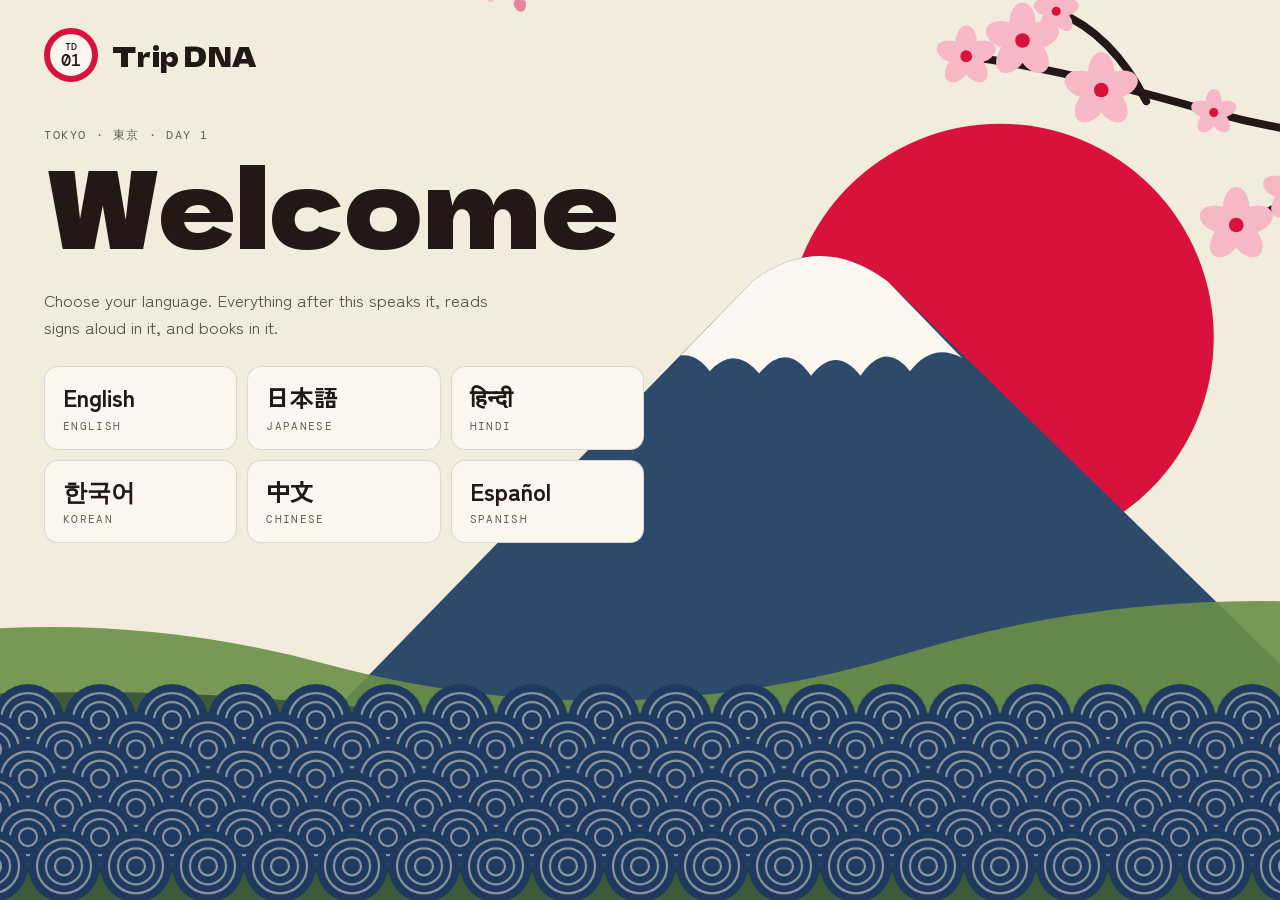
<file: prototype/index.html>
<!doctype html>
<html lang="en">
<head>
<meta charset="utf-8">
<meta name="viewport" content="width=device-width, initial-scale=1">
<title>Trip DNA · Prototype</title>
<meta name="description" content="Trip DNA: plan, repair and live your day in Japan. Hackathon prototype with sample data.">
<link rel="preconnect" href="https://fonts.googleapis.com">
<link rel="preconnect" href="https://fonts.gstatic.com" crossorigin>
<link href="https://fonts.googleapis.com/css2?family=Dela+Gothic+One&family=DM+Mono:wght@400;500&family=M+PLUS+Rounded+1c:wght@700;800&family=Zen+Kaku+Gothic+New:wght@400;500;700&display=swap" rel="stylesheet">
<link rel="icon" href="data:,">
<link rel="stylesheet" href="css/style.css">
</head>
<body class="mode-leisure">

<!-- ─────────── Language picker ─────────── -->
<section id="splash" aria-label="Choose your language">
  <div class="splash-scene" id="splashScene"></div>
  <header class="splash-head">
    <span class="mark" aria-hidden="true"><i>TD</i><b>01</b></span>
    <span class="brand-word">Trip DNA</span>
  </header>
  <div class="splash-copy">
    <p class="eyebrow">Tokyo · 東京 · Day 1</p>
    <h1 class="greet"><span id="greet">Welcome</span></h1>
    <p class="splash-sub">Choose your language. Everything after this speaks it, reads signs aloud in it, and books in it.</p>
    <div class="lang-grid" id="langGrid" role="list"></div>
  </div>
</section>

<div id="shoji" aria-hidden="true"><div class="panel l"></div><div class="panel r"></div></div>

<!-- ─────────── App ─────────── -->
<div id="app" hidden>
  <header class="topbar">
    <div class="brand">
      <span class="mark sm" aria-hidden="true"><i>TD</i><b>01</b></span>
      <div><b>Trip DNA</b><small id="tagline" data-i18n="tag.leisure">Less worry. More culture.</small></div>
    </div>
    <nav class="tabs" role="tablist">
      <button class="tab on" role="tab" data-view="itin" data-i18n="tab.itinerary">Itinerary</button>
      <button class="tab" role="tab" data-view="feed" data-i18n="tab.feed">Tabi Feed</button>
    </nav>
    <div class="modeswitch" id="modeSwitch" role="radiogroup" aria-label="Why are you in Japan?">
      <span class="pill" aria-hidden="true"></span>
      <button data-mode="leisure" class="on" role="radio" aria-checked="true" data-i18n="mode.leisure">Leisure</button>
      <button data-mode="business" role="radio" aria-checked="false" data-i18n="mode.business">Business</button>
      <button data-mode="study" role="radio" aria-checked="false" data-i18n="mode.study">Study</button>
    </div>
    <div class="clock-wrap">
      <span class="clock" id="clock" title="Trip clock"><span class="dot"></span><span id="clockTime">08:20</span></span>
      <button class="ff-btn" id="ffBtn" disabled title="Weave your day first"><svg class="ic" viewBox="0 0 24 24"><path d="M4 6l8 6-8 6zM12 6l8 6-8 6z"/></svg> 18:34</button>
    </div>
    <button class="langbtn" id="langBtn" title="Change language"><svg class="ic" viewBox="0 0 24 24"><path d="M12 3a9 9 0 1 0 0 18 9 9 0 0 0 0-18zM3 12h18M12 3c3 3 3 15 0 18M12 3c-3 3-3 15 0 18"/></svg><span id="langCode">EN</span></button>
  </header>

  <main>
    <!-- Itinerary view -->
    <section id="view-itin" class="view on">
      <div class="col-left" id="colLeft">
        <!-- Plan form -->
        <div id="planForm" class="plan-form">
          <p class="eyebrow">Day 1 · 1日目</p>
          <h2 data-i18n="form.title">Plan your first day</h2>
          <p class="lede" data-i18n="form.sub">A few quick questions, one at a time. Tap an answer to move on.</p>
          <div class="wz-progress" aria-hidden="true"><span class="track"><i id="wzBar"></i></span><span id="wzCount">1 / 9</span></div>
          <ol class="wz-answers" id="wzAnswers" aria-label="Your answers"></ol>
          <div class="wz-stage" id="wzStage" aria-live="polite"></div>
        </div>

        <!-- Loader -->
        <div id="loader" class="loader" hidden>
          <div class="helix" id="helix" aria-hidden="true"></div>
          <h3 data-i18n="load.title">Weaving your Trip DNA</h3>
          <ul class="load-lines" id="loadLines"></ul>
        </div>

        <!-- Timeline -->
        <div id="timeline" class="timeline" hidden></div>
      </div>

      <div class="col-map">
        <div class="map-wrap" id="mapWrap">
          <svg id="map" role="img" aria-label="Illustrated map of Tokyo"></svg>
          <div class="map-search" id="mapSearch">
            <div class="search-box">
              <span class="ico" data-ic="search"></span>
              <input id="searchInput" type="text" autocomplete="off" data-i18n-ph="map.search" placeholder="Search a place in Tokyo">
            </div>
            <ul class="suggest" id="suggest" role="listbox"></ul>
          </div>
          <div class="dest-card" id="destCard" hidden>
            <div class="dc-body">
              <p class="eyebrow" id="dcArea">Shibuya</p>
              <h3 id="dcName">Shibuya Sky</h3>
              <p class="ja" id="dcJa">渋谷スカイ</p>
              <p class="dc-note" id="dcNote"></p>
              <button class="btn primary" id="lockBtn"><span class="ico" data-ic="lock"></span><span data-i18n="map.lock">Lock for 14:00</span></button>
            </div>
            <div class="hanko" id="hanko" aria-hidden="true"><span>決定</span></div>
          </div>
          <div class="map-tag">Sample data · map illustrated from real coordinates</div>
        </div>
        <div class="foryou" id="forYou">
          <div class="fy-head"><h3><span data-i18n="foryou">For you</span> <em id="fyMode">· Leisure</em></h3></div>
          <div class="fy-rail" id="fyRail"></div>
        </div>

        <!-- Food drawer (covers the map column) -->
        <aside id="foodDrawer" class="drawer" inert>
          <div class="drawer-head">
            <div>
              <p class="eyebrow">Lunch · 12:15 · near Senso-ji</p>
              <h2 data-i18n="food.title">What are you craving?</h2>
            </div>
            <button class="icon-btn" id="foodClose" aria-label="Close"><span class="ico" data-ic="x"></span></button>
          </div>
          <div class="cuisines" id="cuisines"></div>
          <div class="food-grid" id="foodGrid"></div>
        </aside>

        <!-- Disruption sheet (covers the map column) -->
        <aside id="disPanel" class="drawer dis" inert>
          <div class="drawer-head">
            <div>
              <p class="eyebrow alert"><span class="ico" data-ic="alert"></span> 18:34 · Shinjuku Station</p>
              <h2 data-i18n="dis.title">Get to your ryokan for dinner</h2>
              <p class="lede">Dinner is at <b>20:30</b>. Here is every way to still make it, side by side.</p>
            </div>
            <button class="icon-btn" id="disClose" aria-label="Close"><span class="ico" data-ic="x"></span></button>
          </div>
          <div class="gantt" id="gantt"></div>
          <div class="dis-foot">
            <p id="disSummary">Pick an option to see what changes.</p>
            <button class="btn primary" id="rebookBtn" disabled><span class="ico" data-ic="check"></span><span data-i18n="dis.rebook">Rebook</span></button>
          </div>
        </aside>
      </div>
    </section>

    <!-- Feed view -->
    <section id="view-feed" class="view feed">
      <aside class="feed-left">
        <div class="panel-card wallet">
          <h3 data-i18n="feed.wallet">Your coupons</h3>
          <div class="wallet-count"><b id="couponCount">1</b><span>active</span></div>
          <ul id="couponList"></ul>
        </div>
        <div class="panel-card">
          <h3 data-i18n="feed.trending">Trending</h3>
          <ul class="tags">
            <li>#Mottainai <small>もったいない</small></li><li>#Chanoyu <small>茶の湯</small></li>
            <li>#HinaMatsuri <small>雛祭り</small></li><li>#Kimono <small>着物</small></li><li>#Ikigai <small>生き甲斐</small></li>
          </ul>
        </div>
      </aside>
      <div class="feed-main">
        <div class="composer" id="composer">
          <div class="avatar you">You</div>
          <div class="comp-body">
            <label class="sr" for="compText" data-i18n="feed.compose">Share a moment</label>
            <textarea id="compText" rows="2">First ramen in Tokyo, ordered from an English ticket machine. Didn't need a single word of Japanese 🍜</textarea>
            <div class="comp-media" id="compMedia"></div>
            <div class="comp-actions">
              <span class="comp-hint"><span class="ico" data-ic="gift"></span> Posting unlocks a partner reward</span>
              <button class="btn primary" id="postBtn"><span class="ico" data-ic="send"></span><span data-i18n="feed.post">Post</span></button>
            </div>
          </div>
        </div>
        <div id="posts"></div>
      </div>
      <aside class="feed-right">
        <div class="panel-card">
          <h3 data-i18n="feed.locals">Locals open to exchange</h3>
          <ul class="locals" id="locals"></ul>
        </div>
      </aside>
    </section>
  </main>

  <!-- Booking sheet -->
  <div class="modal" id="bookModal" hidden>
    <div class="modal-card book" role="dialog" aria-modal="true" aria-labelledby="bookTitle">
      <div class="book-head" id="bookHead"></div>
      <div class="book-body" id="bookBody">
        <div class="field"><label data-i18n="book.time">Time</label><div class="seg small" id="slotSeg"><button data-v="12:00">12:00</button><button data-v="12:15" class="on">12:15</button><button data-v="12:30">12:30</button></div></div>
        <div class="field"><label data-i18n="book.party">Guests</label><div class="stepper"><button id="pMinus" aria-label="Fewer guests">−</button><b id="party">1</b><button id="pPlus" aria-label="More guests">+</button></div></div>
        <div class="field"><label data-i18n="book.pay">Payment</label>
          <div class="pay-opts" id="payOpts">
            <button data-v="restaurant" class="on"><span class="ico" data-ic="yen"></span><b data-i18n="book.payat">Pay at restaurant</b><small>Partner discount applied at the till</small></button>
            <button data-v="now"><span class="ico" data-ic="card"></span><b data-i18n="book.paynow">Pay now · 5% off</b><small>Card, Apple Pay, UPI</small></button>
          </div>
        </div>
        <div class="book-actions">
          <button class="btn ghost" id="bookCancel">Back</button>
          <button class="btn primary" id="bookConfirm"><span class="ico" data-ic="check"></span><span data-i18n="book.confirm">Confirm booking</span></button>
        </div>
      </div>
      <div class="book-done" id="bookDone" hidden>
        <div class="done-check"><span class="ico" data-ic="check"></span></div>
        <h3>Table booked</h3>
        <p id="bookDoneText"></p>
      </div>
    </div>
  </div>

  <!-- Otoshidama envelope -->
  <div class="modal" id="envModal" hidden>
    <div class="env-stage">
      <p class="env-title" data-i18n="env.title">You unlocked an otoshidama</p>
      <button class="envelope" id="envelope" aria-label="Open the envelope">
        <span class="coupon" id="coupon">
          <small>Partner reward · Sample</small>
          <b>¥500 off</b>
          <span>Sumida river cruise or any partner café</span>
          <code>TDNA-500</code>
        </span>
        <span class="env-back"></span>
        <span class="env-front"><span class="knot"></span><span class="env-word">お年玉</span></span>
        <span class="env-flap"></span>
      </button>
      <p class="env-tap" id="envTap" data-i18n="env.tap">Tap to open</p>
      <button class="btn gold" id="envSave" hidden><span class="ico" data-ic="check"></span><span data-i18n="env.done">Save to wallet</span></button>
    </div>
  </div>

  <div id="toasts" aria-live="polite"></div>

  <div class="dock" id="dock" aria-label="Presenter controls">
    <span class="dock-handle" title="Presenter controls"><span class="ico" data-ic="play"></span></span>
    <button id="dockReset" title="Reset (R)"><span class="ico" data-ic="reset"></span><span data-i18n="dock.reset">Reset</span></button>
    <button id="dockAuto" title="Autoplay the demo (A)"><span class="ico" data-ic="play"></span><span data-i18n="dock.auto">Autoplay</span></button>
    <span class="keys">R · T · 1 2 3 · I F · A</span>
  </div>
</div>

<canvas id="petals" aria-hidden="true"></canvas>
<div id="fakePointer" aria-hidden="true">
  <svg class="p-arrow" viewBox="0 0 24 24"><path d="M5 2.5v16.4l4.1-3.9 2.7 6.2 3-1.3-2.7-6.1h5.8z"/></svg>
  <svg class="p-hand" viewBox="0 0 24 24"><path d="M9 3.6a1.5 1.5 0 0 1 3 0V10l.3-.1a1.5 1.5 0 0 1 2.6.9a1.5 1.5 0 0 1 2.5 1a1.5 1.5 0 0 1 2.5 1.1V17c0 2.8-2.2 5-5 5h-2.4c-1.7 0-3.2-.9-4.1-2.3L5.2 15a1.5 1.5 0 0 1 2.4-1.8L9 14.7z"/><path class="f" d="M12 10.2v3.6M14.9 11v2.8M17.4 12.2v2"/></svg>
</div>
<div id="beatBar" aria-hidden="true"><i></i></div>

<script src="js/data.js"></script>
<script src="js/art.js"></script>
<script src="js/map.js"></script>
<script src="js/app.js"></script>
<script src="js/presenter.js"></script>
</body>
</html>
</file>
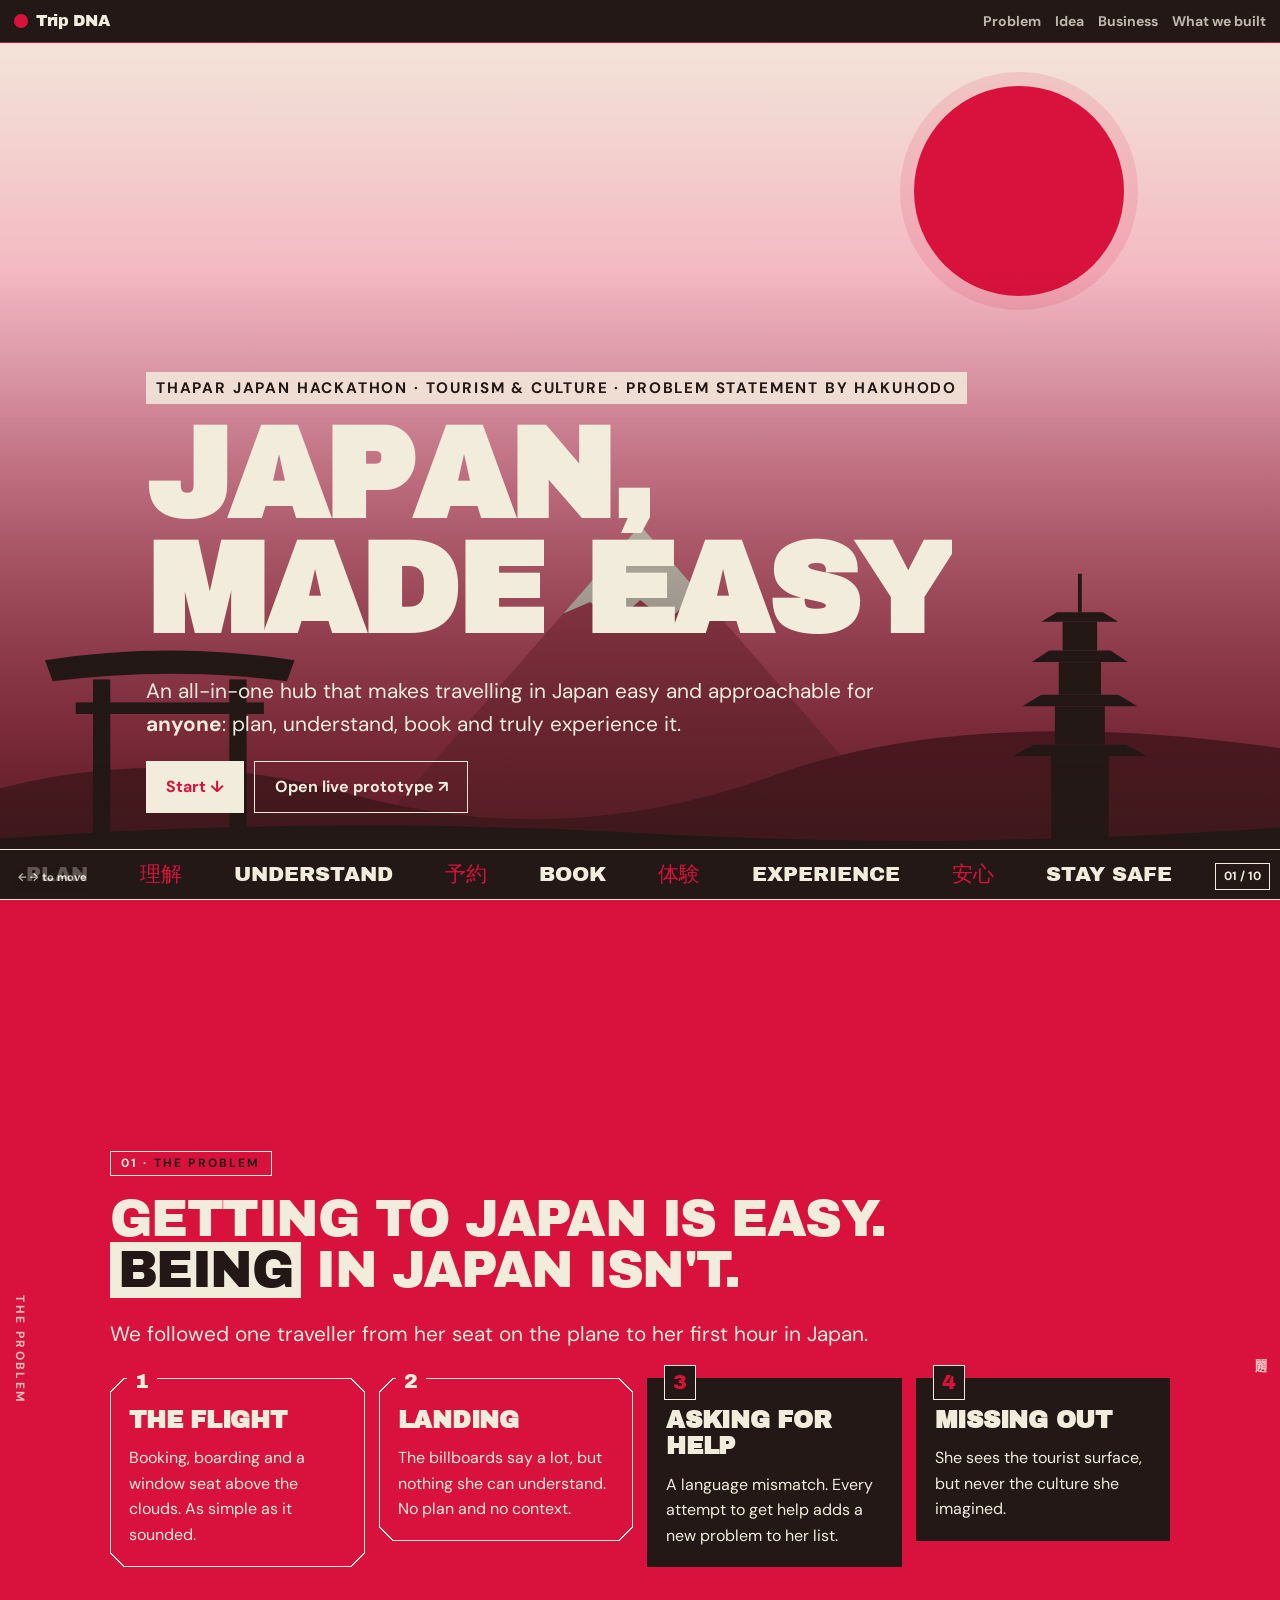
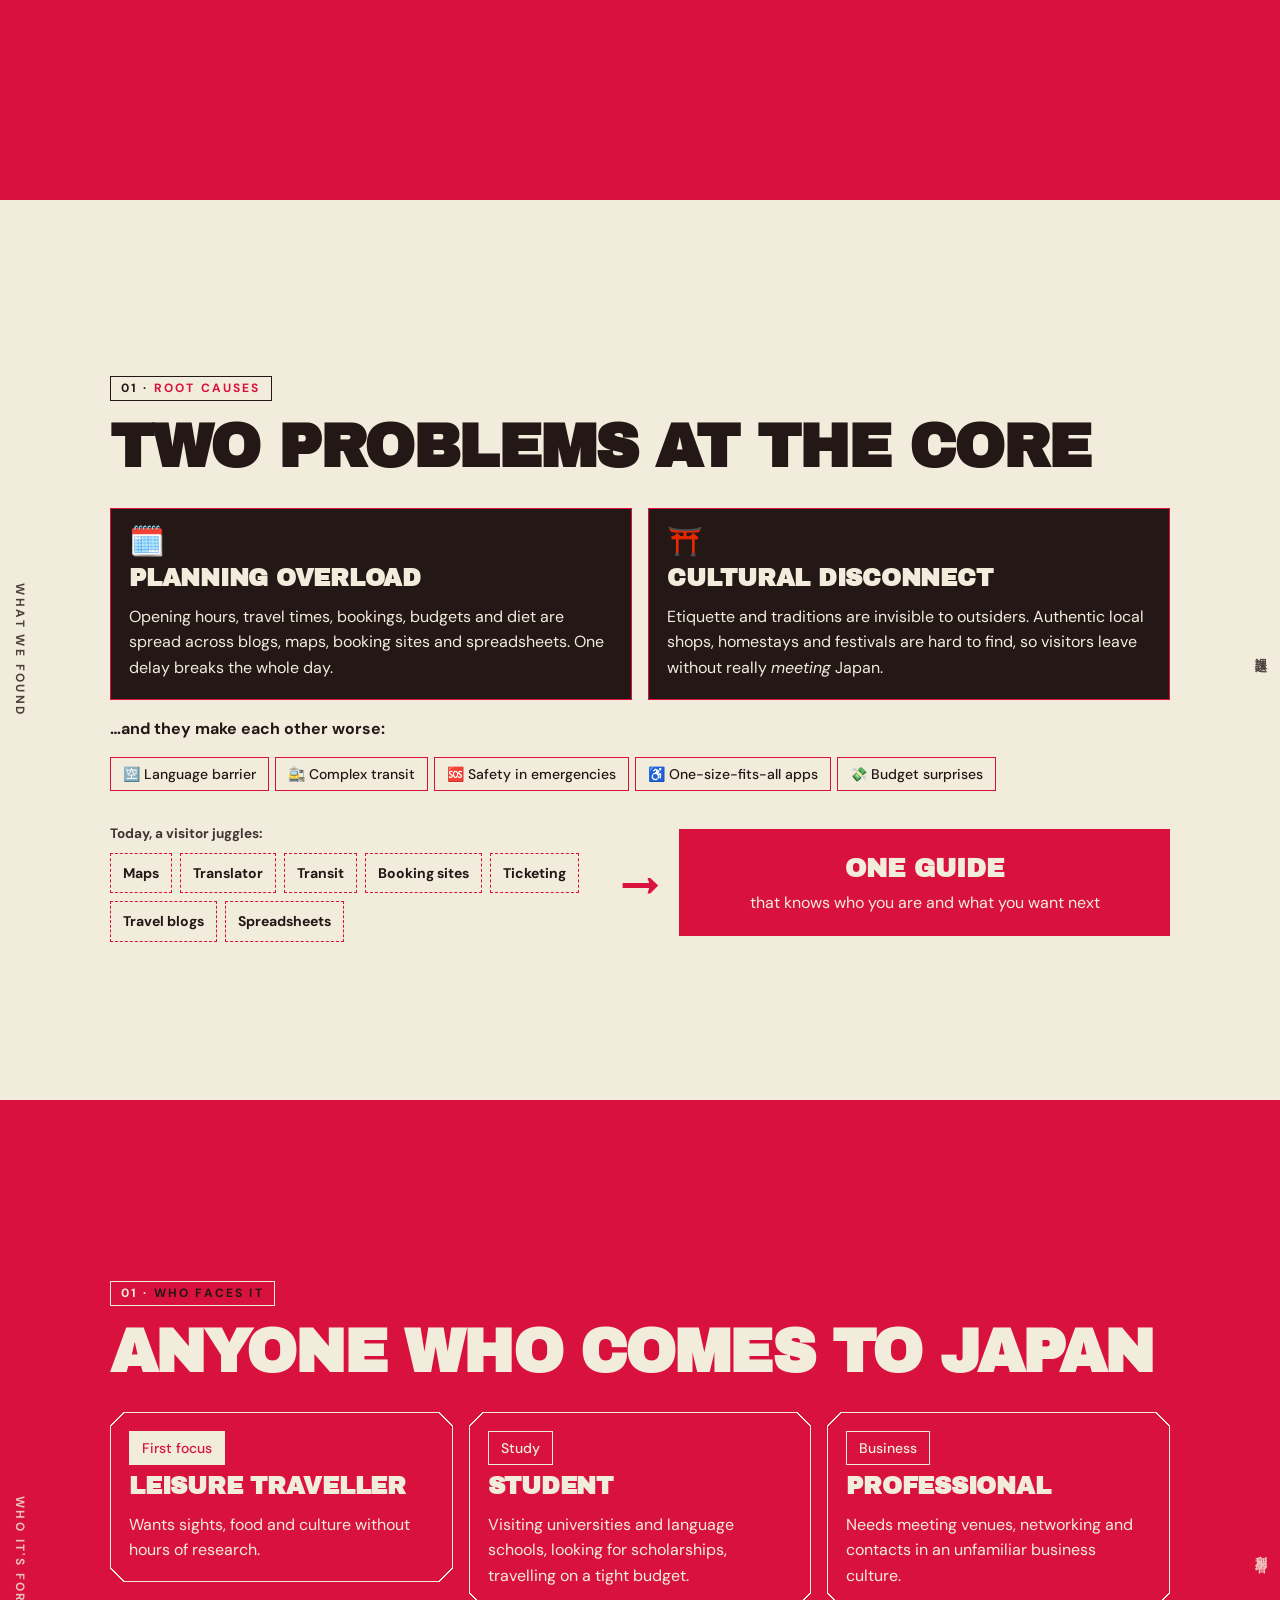
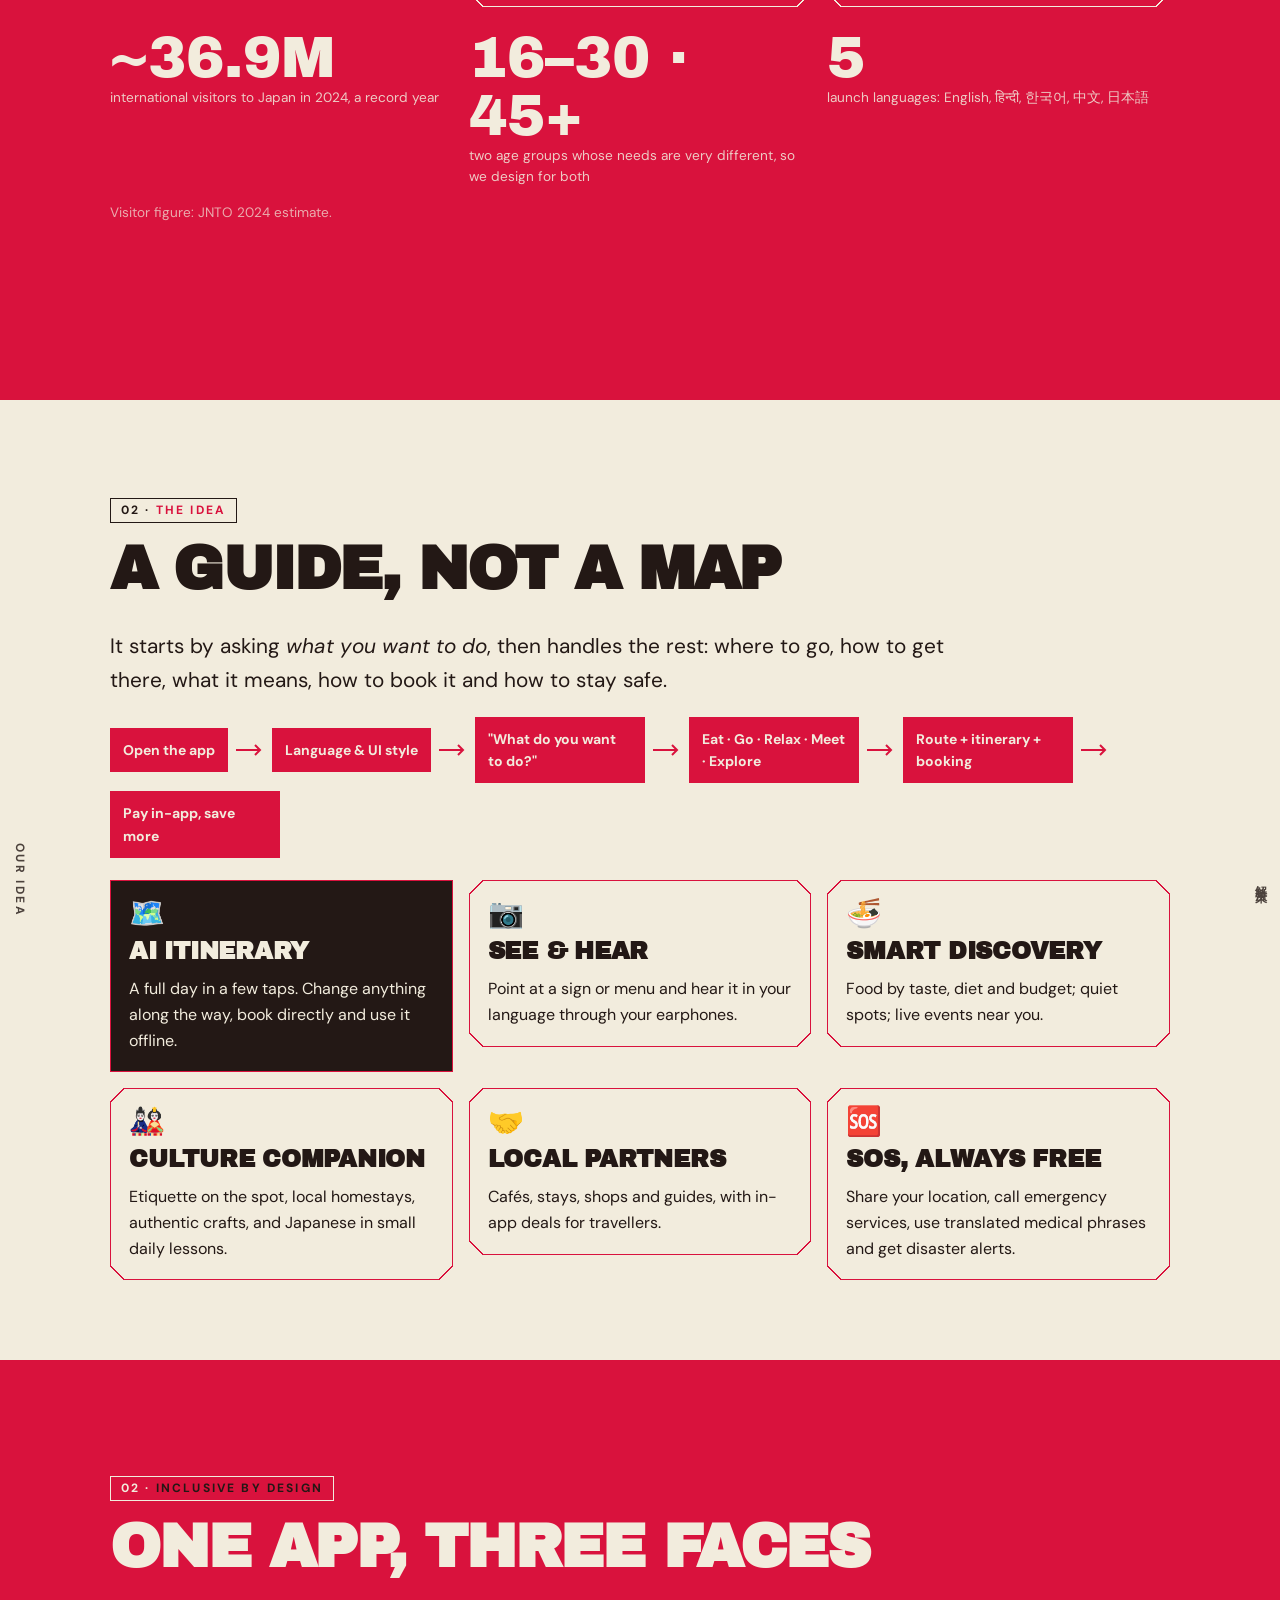
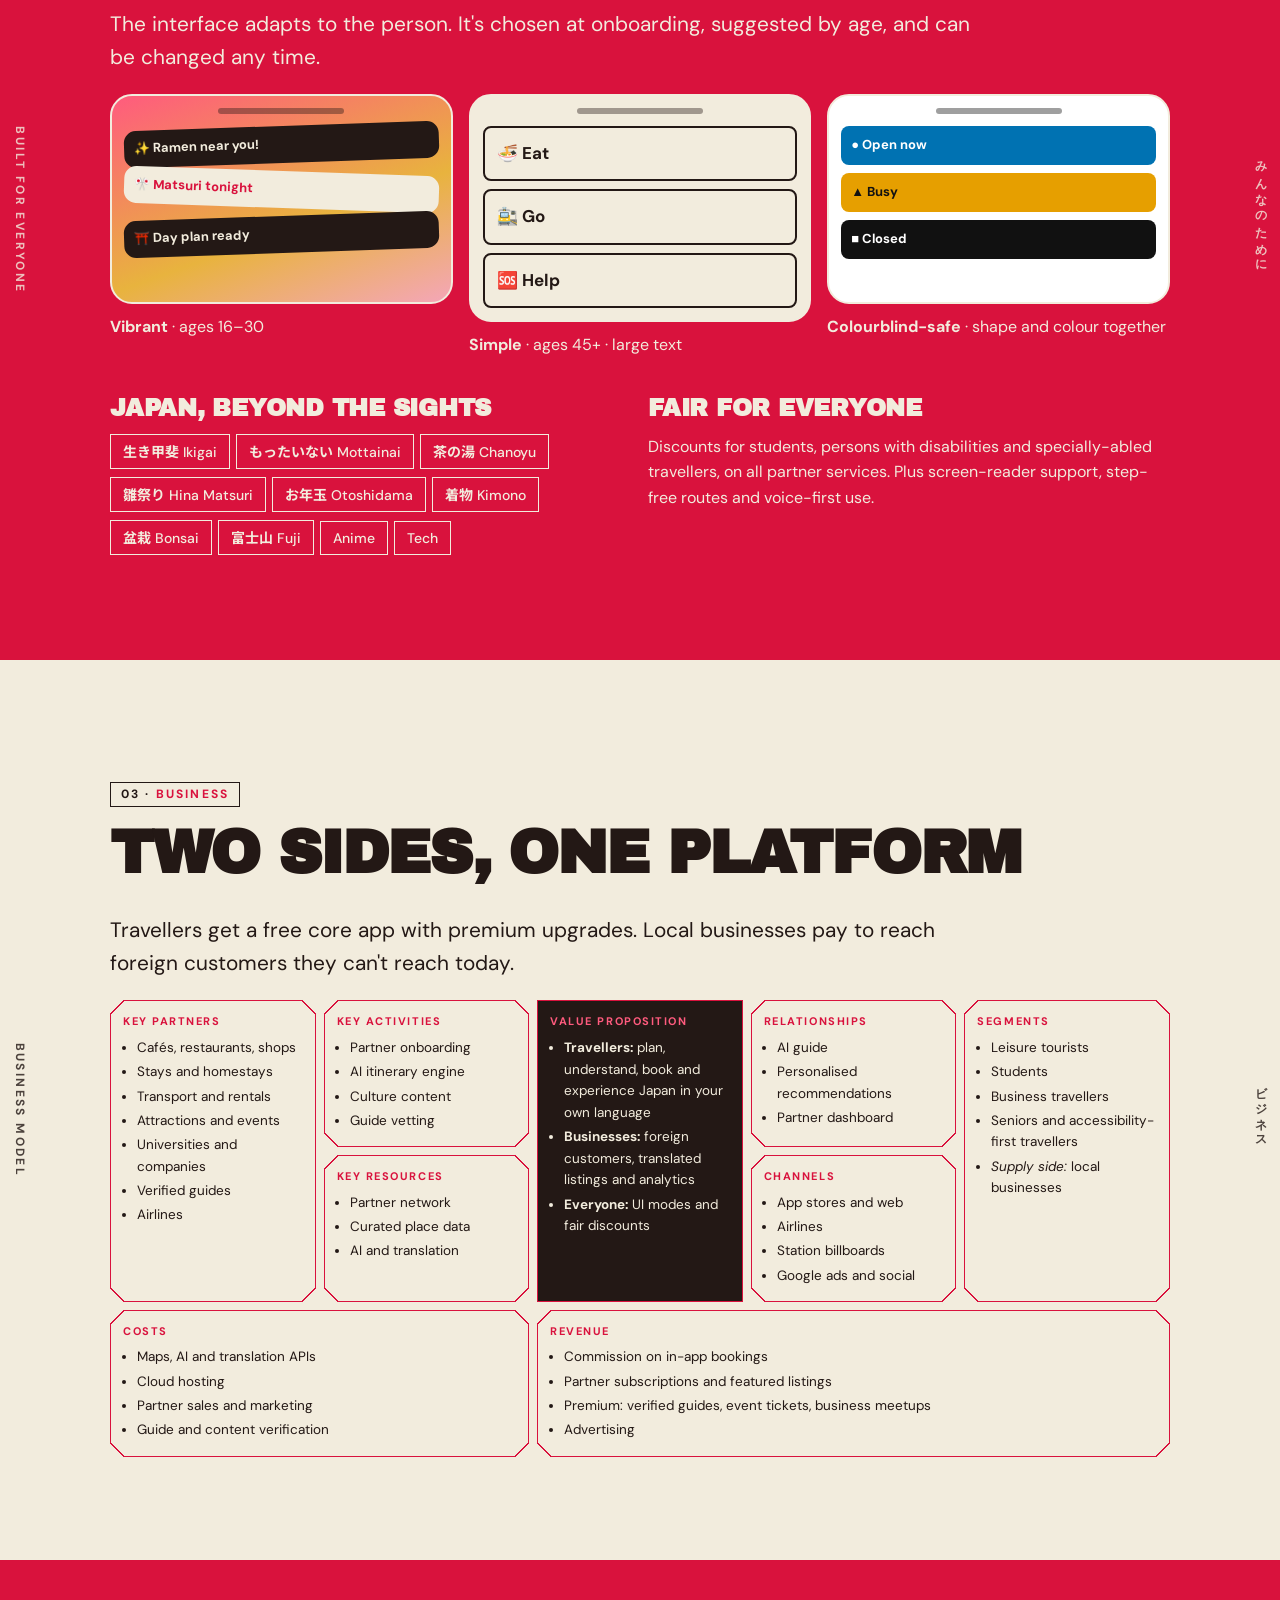
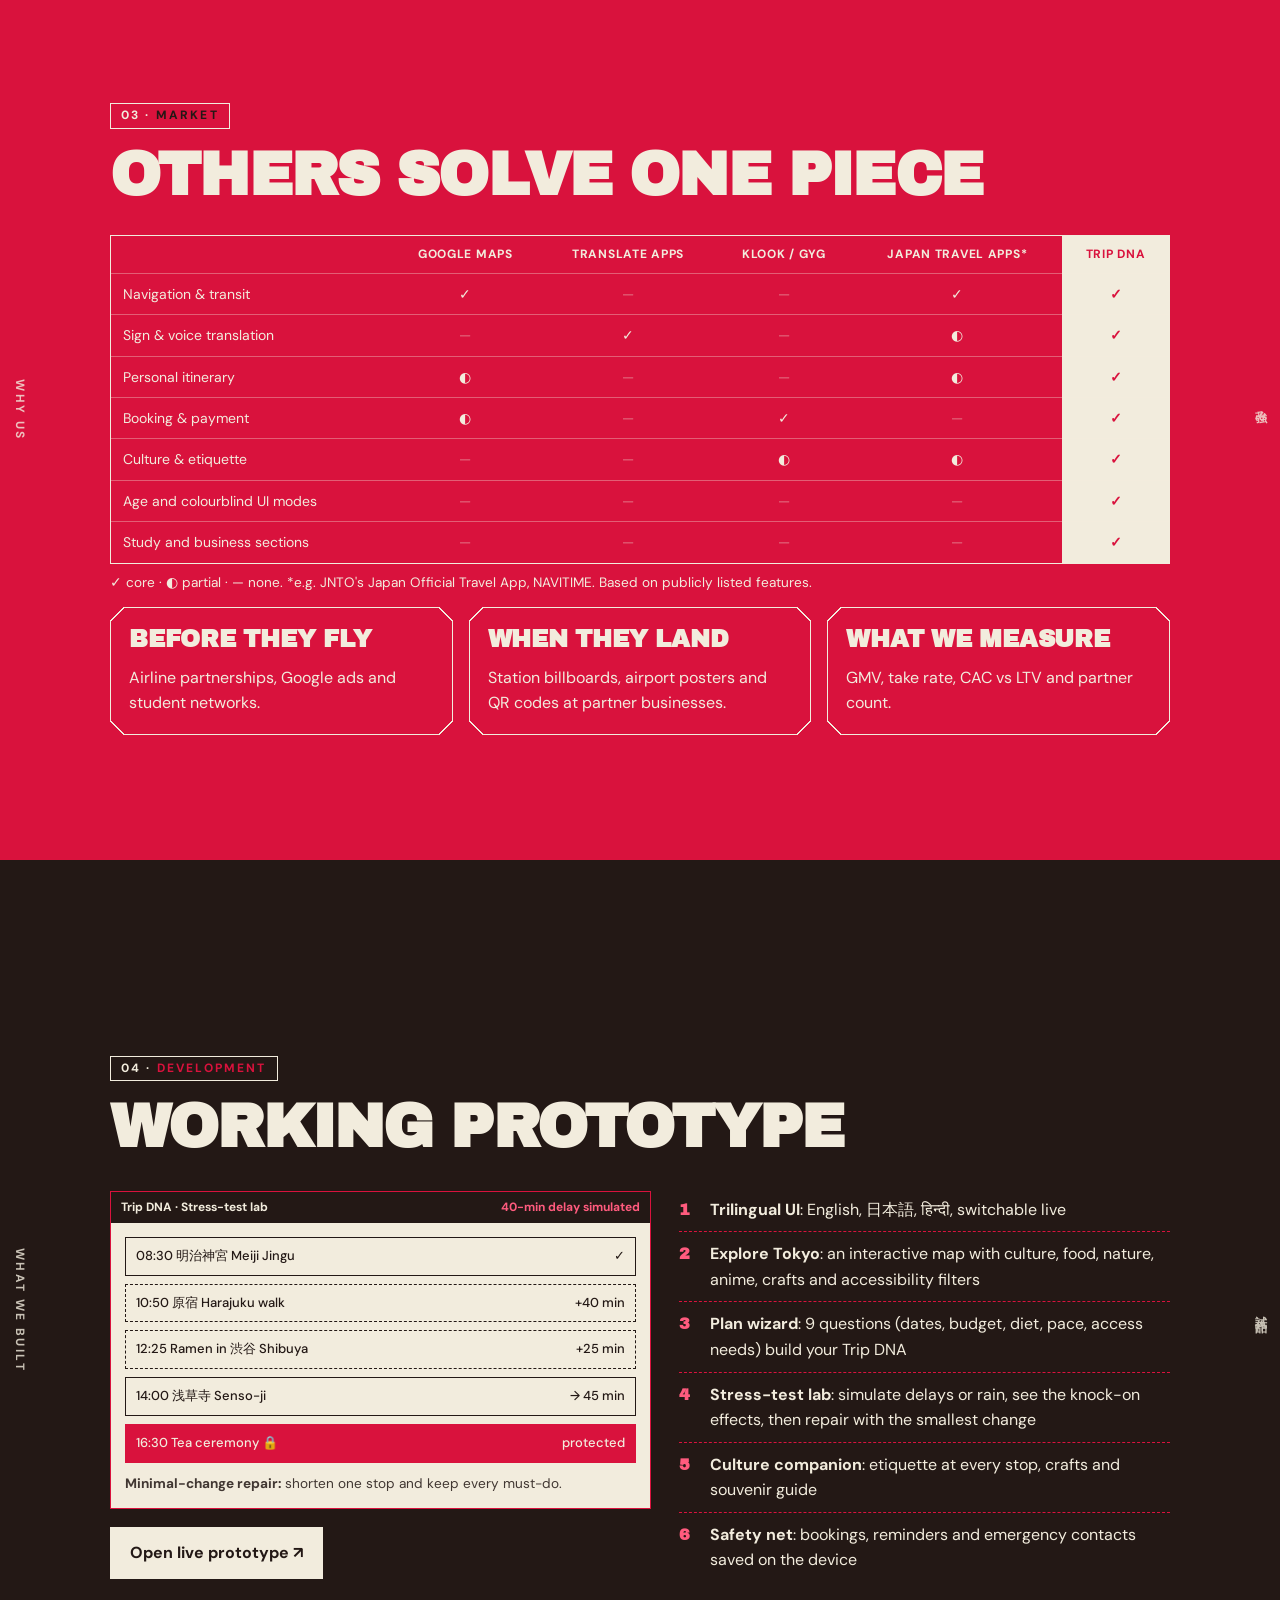
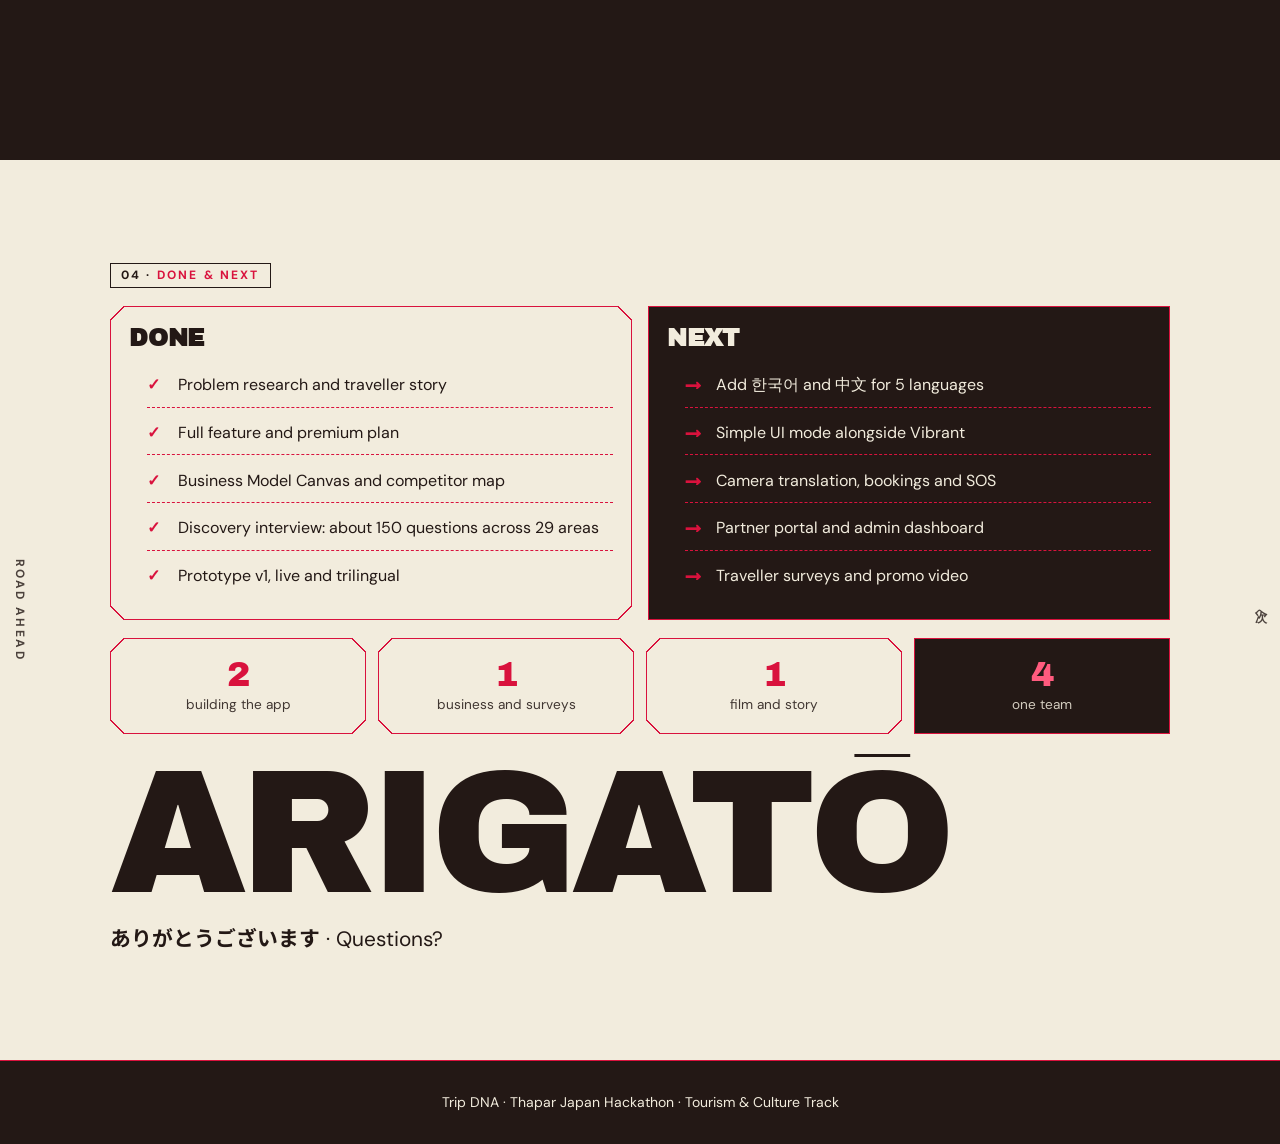
<file: docs/checkpoint1/index.html>
<!doctype html>
<html lang="en">
<head>
<meta charset="utf-8">
<meta name="viewport" content="width=device-width,initial-scale=1,viewport-fit=cover">
<title>Trip DNA — Checkpoint 1</title>
<link rel="preconnect" href="https://fonts.googleapis.com"><link rel="preconnect" href="https://fonts.gstatic.com" crossorigin>
<link href="https://fonts.googleapis.com/css2?family=Archivo+Black&family=DM+Sans:wght@400;500;700&family=Dela+Gothic+One&family=Noto+Sans+JP:wght@500;700&display=swap" rel="stylesheet">
<style>
:root{--c:#D9123D;--cr:#F2ECDD;--ink:#231815;--sak:#f4a6b8;--gold:#E8B33E;--pbg:#F2ECDD;--pfg:#231815}
@media(prefers-color-scheme:dark){:root:not([data-theme=light]){--pbg:#231815;--pfg:#F2ECDD}}
:root[data-theme=dark]{--pbg:#231815;--pfg:#F2ECDD}
*{box-sizing:border-box}
html{scroll-behavior:smooth}
body{margin:0;background:var(--pbg);color:var(--pfg);overflow-x:hidden;font:16px/1.6 'DM Sans',sans-serif}
.jp{font-family:'Noto Sans JP',sans-serif;font-weight:700}
.h{font-family:'Archivo Black',sans-serif;text-transform:uppercase;letter-spacing:-.03em;line-height:.95;margin:0 0 .5em;overflow-wrap:anywhere}
h2.h{font-size:clamp(2rem,5.5vw,3.8rem)}h3.h{font-size:clamp(1.1rem,2.6vw,1.5rem);letter-spacing:-.01em;line-height:1.1}
p{margin:0 0 1em}
.lead{font-size:clamp(1.05rem,2.2vw,1.3rem);max-width:62ch}
small,.small{font-size:.85rem;opacity:.85}

/* header */
header{position:fixed;top:0;left:0;right:0;z-index:50;background:var(--ink);color:var(--cr);border-bottom:1px solid var(--c);display:flex;flex-wrap:wrap;justify-content:space-between;align-items:center;gap:4px 16px;padding:8px 14px;font-size:14px}
header .brand{font-family:'Archivo Black';letter-spacing:-.02em;font-size:16px;display:flex;align-items:center;gap:8px}
header .brand i{width:14px;height:14px;border-radius:50%;background:var(--c);display:inline-block}
header nav{display:flex;flex-wrap:wrap;gap:4px 14px}
header a{color:inherit;text-decoration:none;font-weight:700;opacity:.75}header a.on,header a:hover{opacity:1;color:#ff5b7e}
#cnt{position:fixed;right:10px;bottom:10px;z-index:50;background:var(--ink);color:var(--cr);border:1px solid var(--cr);padding:3px 8px;font-size:12px;font-weight:700;font-variant-numeric:tabular-nums}
#keys{position:fixed;left:10px;bottom:10px;z-index:50;font-size:11px;font-weight:700;background:var(--ink);color:var(--cr);padding:3px 8px;opacity:.7}
#wipe{position:fixed;inset:0;background:var(--c);z-index:70;transform:translateX(-100%);pointer-events:none}
#wipe.go{animation:wipe .8s ease-in-out}
@keyframes wipe{0%{transform:translateX(-100%)}45%,55%{transform:translateX(0)}100%{transform:translateX(100%)}}

/* sections = slides */
.sec{position:relative;padding:96px 56px 80px;min-height:100vh;overflow:hidden;background:var(--bg);color:var(--fg);display:flex;flex-direction:column;justify-content:center}
.sec.red{--bg:#D9123D;--fg:#F2ECDD;--line:#F2ECDD;--alt:#231815}
.sec.cream{--bg:#F2ECDD;--fg:#231815;--line:#D9123D;--alt:#D9123D}
.sec.ink{--bg:#231815;--fg:#F2ECDD;--line:#D9123D;--alt:#D9123D}
.in{max-width:1060px;margin:0 auto;width:100%;position:relative;z-index:2}
.vl{position:absolute;top:50%;transform:translateY(-50%);writing-mode:vertical-rl;font-size:12px;font-weight:700;letter-spacing:.2em;white-space:nowrap;text-transform:uppercase;opacity:.8}
.kick{display:inline-block;font-size:12px;font-weight:700;letter-spacing:.18em;text-transform:uppercase;border:1px solid currentColor;padding:2px 10px;margin-bottom:18px}
.kick b{color:var(--alt)}
.sec.red .kick b{color:var(--ink)}

/* notched frames */
.fr{position:relative;border:1px solid var(--line);padding:18px;min-width:0}
.fr .n{position:absolute;width:14px;height:14px}
.n.tl{top:-1px;left:-1px;background:linear-gradient(135deg,var(--bg) 0 48%,var(--line) 48% 54%,transparent 54%)}
.n.tr{top:-1px;right:-1px;background:linear-gradient(225deg,var(--bg) 0 48%,var(--line) 48% 54%,transparent 54%)}
.n.br{bottom:-1px;right:-1px;background:linear-gradient(315deg,var(--bg) 0 48%,var(--line) 48% 54%,transparent 54%)}
.n.bl{bottom:-1px;left:-1px;background:linear-gradient(45deg,var(--bg) 0 48%,var(--line) 48% 54%,transparent 54%)}
.fr.fill{background:var(--fg);color:var(--bg)}
.fr.fill .n{display:none}
.fr .ic{font-size:1.8rem;line-height:1;display:block;margin-bottom:10px}
.fr p:last-child,.fr ul:last-child{margin-bottom:0}
.fr ul{margin:0;padding-left:1.1em}.fr li{margin:.2em 0}

.grid{display:grid;gap:16px;grid-template-columns:repeat(auto-fit,minmax(min(100%,240px),1fr))}
.g2{grid-template-columns:repeat(2,minmax(0,1fr))}
.g3{grid-template-columns:repeat(3,minmax(0,1fr))}
.chip{display:inline-block;border:1px solid var(--line);padding:.3rem .75rem;font-weight:500;font-size:14px;margin:0 6px 8px 0}
.chip.on{background:var(--fg);color:var(--bg);border-color:var(--fg)}
.btn{display:inline-block;border:1px solid var(--fg);padding:.75rem 1.2rem;font:inherit;font-weight:700;background:var(--fg);color:var(--bg);text-decoration:none;cursor:pointer;transition:transform .2s,box-shadow .2s}
.btn:hover{transform:translate(-2px,-2px);box-shadow:4px 4px 0 var(--alt)}
.btn.alt{background:transparent;color:var(--fg)}
.row{display:flex;flex-wrap:wrap;gap:10px;margin:18px 0 0}
.big{font-family:'Archivo Black';font-size:clamp(2.4rem,6vw,3.6rem);line-height:1;color:var(--alt)}
.sec.red .big{color:var(--cr)}

/* reveal */
.rv{opacity:0;transform:translateY(24px);transition:opacity .6s,transform .6s;transition-delay:var(--d,0s)}
.rv.vis{opacity:1;transform:none}

/* hero scene */
.hero{padding:0;justify-content:flex-end;min-height:100svh;color:#F2ECDD;--bg:#D9123D;--fg:#F2ECDD;--line:#F2ECDD}
.sky{position:absolute;inset:0;background:linear-gradient(180deg,#F2ECDD 0%,#f4a6b8 42%,#D9123D 100%)}
.ly{position:absolute;inset:-4% -4% 0;pointer-events:none;transform:translate3d(calc(var(--mx,0)*var(--k)*-1px),calc(var(--my,0)*var(--k)*-.5px),0);transition:transform .25s ease-out}
.ly svg{position:absolute;bottom:0;width:100%;height:auto;display:block}
.sun{position:absolute;right:15%;top:13%;width:clamp(110px,17vw,210px);aspect-ratio:1;border-radius:50%;background:#D9123D;box-shadow:0 0 0 14px rgba(217,18,61,.12)}
.shade{position:absolute;inset:auto 0 0;height:70%;background:linear-gradient(180deg,transparent,rgba(35,24,21,.75));z-index:3}
.txt{position:relative;z-index:5;width:100%;max-width:1100px;margin:0 auto;padding:100px 56px 36px}
.wl{margin:0 0 14px;font-size:clamp(.8rem,1.6vw,.95rem);font-weight:700;letter-spacing:.12em;text-transform:uppercase;color:#231815;background:rgba(242,236,221,.85);display:inline-block;padding:4px 10px}
h1.giant{font-size:clamp(3.4rem,11vw,8rem);line-height:.9;margin:0 0 .2em}
.w{display:inline-block;overflow:hidden;vertical-align:bottom}
.ch{display:inline-block;transform:translateY(110%);animation:up .7s cubic-bezier(.2,.9,.3,1.2) forwards}
@keyframes up{to{transform:none}}
.mqw{position:relative;z-index:5;overflow:hidden;border-block:1px solid #F2ECDD;background:#231815}
.mq{display:flex;width:max-content;animation:mq 32s linear infinite;font-family:'Archivo Black';font-size:1.3rem;padding:8px 0;text-transform:uppercase}
.mq span{margin:0 26px}.mq span:nth-child(even){color:var(--c)}
@keyframes mq{to{transform:translateX(-50%)}}
.pet{position:absolute;top:-16px;left:var(--x);width:var(--sz);height:var(--sz);background:#f4a6b8;border-radius:150% 0 150% 0;opacity:.85;animation:petal var(--du) linear var(--dl) infinite;z-index:4;pointer-events:none}
.pet:nth-child(3n){background:#F2ECDD}.pet:nth-child(4n){background:#E8B33E}
@keyframes petal{to{transform:translate(80px,110vh) rotate(320deg);opacity:0}}

/* story */
.story{display:grid;grid-template-columns:repeat(4,minmax(0,1fr));gap:14px;margin-top:28px}
.story .fr{padding-top:28px}
.story .no{position:absolute;top:-14px;left:16px;background:var(--bg);padding:0 8px;font-family:'Archivo Black';font-size:1.3rem}
.story .fr.dark{background:var(--ink);color:var(--cr);border-color:var(--ink)}
.story .fr.dark .n{display:none}
.story .fr.dark .no{background:var(--ink);color:var(--c);border:1px solid var(--cr)}
.quote{font-family:'Archivo Black';text-transform:uppercase;font-size:clamp(1.6rem,4.6vw,3.2rem);line-height:1;letter-spacing:-.03em;margin:0 0 .4em}
.quote em{font-style:normal;color:var(--ink);background:var(--cr);padding:0 .15em}

/* fragmentation */
.frag{display:grid;grid-template-columns:1fr auto 1fr;gap:20px;align-items:center;margin-top:24px}
.apps{display:flex;flex-wrap:wrap;gap:8px}
.apps span{border:1px dashed var(--line);padding:8px 12px;font-weight:700;font-size:14px;animation:jit 3s ease-in-out infinite;animation-delay:var(--d)}
@keyframes jit{50%{transform:translate(2px,-3px) rotate(-1deg)}}
.arrowbig{font-family:'Archivo Black';font-size:2.4rem;color:var(--c)}
.one{background:var(--c);color:var(--cr);padding:20px;text-align:center}
.one b{font-family:'Archivo Black';font-size:1.6rem;display:block;text-transform:uppercase}

/* domino flow */
.dom{display:flex;flex-wrap:wrap;align-items:center;gap:8px;margin:20px 0 6px}
.dc{border:1px solid var(--c);padding:10px 12px;font-weight:700;font-size:14px;max-width:170px}
.vis .dc{animation:hot .4s forwards;animation-delay:var(--d)}
@keyframes hot{to{background:var(--c);color:var(--cr)}}
.ar{width:28px;height:12px;color:var(--c)}
.ar path{stroke-dasharray:40;stroke-dashoffset:40}
.vis .ar path{animation:dr .4s forwards;animation-delay:var(--d)}
@keyframes dr{to{stroke-dashoffset:0}}

/* ui modes */
.modes{display:grid;grid-template-columns:repeat(3,minmax(0,1fr));gap:16px;margin-top:20px}
.phone{border:2px solid var(--cr);border-radius:22px;padding:12px;min-height:210px;display:flex;flex-direction:column;gap:8px;overflow:hidden;position:relative}
.phone .bar{height:6px;width:40%;margin:0 auto 4px;border-radius:3px;background:currentColor;opacity:.4}
.phone.flashy{background:linear-gradient(160deg,#ff5b7e,#E8B33E 60%,#f4a6b8);color:#231815}
.phone.flashy .t{background:#231815;color:#F2ECDD;border-radius:12px;padding:8px 10px;font-weight:700;font-size:13px;transform:rotate(-2deg)}
.phone.flashy .t:nth-child(odd){transform:rotate(2deg);background:#F2ECDD;color:#D9123D}
.phone.simple{background:#F2ECDD;color:#231815}
.phone.simple .t{border:2px solid #231815;border-radius:8px;padding:12px;font-weight:700;font-size:17px}
.phone.cb{background:#fff;color:#111}
.phone.cb .t{border-radius:8px;padding:9px 10px;font-weight:700;font-size:13px;color:#fff;display:flex;gap:8px;align-items:center}
.phone.cb .t:nth-child(2){background:#0072B2}.phone.cb .t:nth-child(3){background:#E69F00;color:#111}.phone.cb .t:nth-child(4){background:#111}
.mlab{margin-top:10px}

/* bmc */
.bmc{display:grid;gap:8px;grid-template-columns:repeat(5,minmax(0,1fr));grid-template-areas:"kp ka vp cr cs" "kp kr vp ch cs" "co co rs rs rs"}
.bmc .fr{padding:12px;font-size:13.5px}
.bmc h4{margin:0 0 6px;font-size:11px;letter-spacing:.14em;text-transform:uppercase;color:var(--c)}
.bmc ul{padding-left:1em}

/* table */
.tw{overflow-x:auto;border:1px solid var(--line);margin-top:8px}
table{border-collapse:collapse;width:100%;min-width:640px;font-size:14px}
th,td{padding:9px 12px;border-bottom:1px solid rgba(242,236,221,.35);text-align:center}
th:first-child,td:first-child{text-align:left}
thead th{font-size:12px;letter-spacing:.06em;text-transform:uppercase}
td.us,th.us{background:var(--cr);color:var(--c);font-weight:700}
tbody tr:last-child td{border-bottom:0}
.dim{opacity:.45}

/* prototype */
.proto{display:grid;grid-template-columns:1.1fr 1fr;gap:28px;align-items:center}
.screen{border:1px solid var(--c);background:#F2ECDD;color:#231815;position:relative}
.screen .top{background:#231815;color:#F2ECDD;font-size:12px;font-weight:700;padding:6px 10px;display:flex;justify-content:space-between}
.screen .top i{color:#ff5b7e;font-style:normal}
.screen .body{padding:14px}
.tl{list-style:none;margin:0;padding:0;display:grid;gap:8px}
.tl li{border:1px solid #231815;padding:8px 10px;display:flex;justify-content:space-between;gap:8px;font-size:13px;font-weight:500}
.tl li.hot{background:#D9123D;color:#F2ECDD;border-color:#D9123D}
.tl li.sh{border-style:dashed}
.check{list-style:none;padding:0;margin:0}
.check li{padding:9px 0;border-bottom:1px dashed var(--line);display:flex;gap:12px}
.check li:last-child{border-bottom:0}
.check b.k{font-family:'Archivo Black';min-width:1.2em;color:var(--c)}
.sec.ink .check b.k{color:#ff5b7e}

/* team */
.team{display:grid;grid-template-columns:repeat(4,minmax(0,1fr));gap:12px}
.team .fr{text-align:center}
.team .big{font-size:2.2rem}

/* closing */
.rise{display:block;overflow:hidden;line-height:.9;margin:20px 0 0}
.rise span{display:block;font-family:'Archivo Black';text-transform:uppercase;font-size:clamp(3.4rem,15vw,11rem);letter-spacing:-.04em;transform:translateY(80%);transition:transform 1s cubic-bezier(.2,.9,.3,1)}
.vis .rise span,.rise.vis span{transform:none}

footer{background:var(--ink);color:var(--cr);text-align:center;padding:30px 20px;border-top:1px solid var(--c);font-size:14px}

@media(max-width:900px){
  .story,.team{grid-template-columns:repeat(2,minmax(0,1fr))}
  .modes,.g3{grid-template-columns:1fr 1fr}
  .proto{grid-template-columns:1fr}
  .bmc{grid-template-columns:1fr 1fr;grid-template-areas:"vp vp" "cs cs" "ch cr" "kp ka" "kr kr" "rs rs" "co co"}
  .frag{grid-template-columns:1fr}.arrowbig{transform:rotate(90deg);justify-self:center}
}
@media(max-width:600px){
  .sec{padding:84px 30px 70px}.txt{padding:110px 30px 36px}
  .story,.team,.modes,.g2,.g3,.bmc{grid-template-columns:1fr}
  .bmc{grid-template-areas:"vp" "cs" "ch" "cr" "rs" "kp" "ka" "kr" "co"}
  header nav{display:none}#keys{display:none}
}
@media(prefers-reduced-motion:reduce){*,*::before,*::after{animation:none!important;transition:none!important}.rv{opacity:1;transform:none}.ch{transform:none}.rise span{transform:none}html{scroll-behavior:auto}}
</style>
</head>
<body>
<div id="wipe"></div>

<header>
  <div class="brand"><i></i><span class="app-name">Trip DNA</span></div>
  <nav id="nav">
    <a href="#s-problem">Problem</a>
    <a href="#s-idea">Idea</a>
    <a href="#s-business">Business</a>
    <a href="#s-built">What we built</a>
  </nav>
</header>
<div id="cnt">01 / 10</div>
<div id="keys">← → to move</div>

<main>

<!-- 01 HERO -->
<section class="sec hero" id="s-home" data-label="Welcome">
  <div class="sky"></div>
  <div class="ly" style="--k:6"><div class="sun"></div></div>
  <div class="ly" style="--k:10">
    <svg viewBox="0 0 1440 560" preserveAspectRatio="xMidYMax slice" aria-hidden="true">
      <path d="M380 560 L720 170 L1060 560Z" fill="#9c2a3f" opacity=".55"/>
      <path d="M640 262 L720 170 L800 262 L770 250 L748 270 L720 248 L694 272 L668 250Z" fill="#F2ECDD"/>
    </svg>
  </div>
  <div class="ly" style="--k:18">
    <svg viewBox="0 0 1440 400" preserveAspectRatio="xMidYMax slice" aria-hidden="true">
      <path d="M0 400 L0 300 Q200 230 420 290 T860 270 T1440 250 L1440 400Z" fill="#7a1a2c"/>
    </svg>
  </div>
  <div class="ly" style="--k:30">
    <svg viewBox="0 0 1440 420" preserveAspectRatio="xMidYMax slice" aria-hidden="true">
      <g fill="#231815">
        <!-- torii -->
        <rect x="150" y="190" width="18" height="230"/><rect x="292" y="190" width="18" height="230"/>
        <rect x="132" y="214" width="196" height="12"/>
        <path d="M100 170 Q230 150 360 170 L352 192 Q230 176 108 192Z"/>
        <!-- pagoda -->
        <g transform="translate(1120 120)">
          <rect x="56" y="-40" width="4" height="40"/>
          <path d="M18 10 L98 10 L82 0 L34 0Z"/><rect x="40" y="10" width="36" height="30"/>
          <path d="M8 52 L108 52 L90 40 L26 40Z"/><rect x="36" y="52" width="44" height="34"/>
          <path d="M-2 98 L118 98 L98 86 L18 86Z"/><rect x="32" y="98" width="52" height="40"/>
          <path d="M-12 150 L128 150 L106 138 L10 138Z"/><rect x="28" y="150" width="60" height="150"/>
        </g>
        <path d="M0 420 L0 360 Q360 330 720 350 T1440 340 L1440 420Z"/>
      </g>
    </svg>
  </div>
  <div class="shade"></div>
  <div id="petals"></div>
  <div class="txt">
    <p class="wl">Thapar Japan Hackathon · Tourism &amp; Culture · Problem statement by Hakuhodo</p>
    <h1 class="h giant" id="giant">Japan,<br>made easy</h1>
    <p class="lead" style="max-width:52ch">An all-in-one hub that makes travelling in Japan easy and approachable for <b>anyone</b>: plan, understand, book and truly experience it.</p>
    <div class="row">
      <a class="btn" href="#s-problem" style="--fg:#F2ECDD;--bg:#D9123D;--alt:#231815">Start ↓</a>
      <a class="btn alt" href="index_old.html" target="_blank" style="--fg:#F2ECDD;--alt:#231815">Open live prototype ↗</a>
    </div>
  </div>
  <div class="mqw"><div class="mq" id="mq"></div></div>
</section>

<!-- 02 STORY -->
<section class="sec red" id="s-problem" data-label="The problem">
  <span class="vl" style="left:10px">The problem</span><span class="vl" style="right:10px">問題</span>
  <div class="in">
    <span class="kick rv">01 · <b>The problem</b></span>
    <p class="quote rv" style="--d:.05s">Getting to Japan is easy.<br><em>Being</em> in Japan isn't.</p>
    <p class="lead rv" style="--d:.1s">We followed one traveller from her seat on the plane to her first hour in Japan.</p>
    <div class="story">
      <div class="rv" style="--d:.15s"><div class="fr"><i class="n tl"></i><i class="n tr"></i><i class="n br"></i><i class="n bl"></i><span class="no">1</span><h3 class="h">The flight</h3><p>Booking, boarding and a window seat above the clouds. As simple as it sounded.</p></div></div>
      <div class="rv" style="--d:.25s"><div class="fr"><i class="n tl"></i><i class="n tr"></i><i class="n br"></i><i class="n bl"></i><span class="no">2</span><h3 class="h">Landing</h3><p>The billboards say a lot, but nothing she can understand. No plan and no context.</p></div></div>
      <div class="rv" style="--d:.35s"><div class="fr dark"><span class="no">3</span><h3 class="h">Asking for help</h3><p>A language mismatch. Every attempt to get help adds a new problem to her list.</p></div></div>
      <div class="rv" style="--d:.45s"><div class="fr dark"><span class="no">4</span><h3 class="h">Missing out</h3><p>She sees the tourist surface, but never the culture she imagined.</p></div></div>
    </div>
  </div>
</section>

<!-- 03 ROOT CAUSES -->
<section class="sec cream" id="s-pain" data-label="What we found">
  <span class="vl" style="left:10px">What we found</span><span class="vl" style="right:10px">課題</span>
  <div class="in">
    <span class="kick rv">01 · <b>Root causes</b></span>
    <h2 class="h rv">Two problems at the core</h2>
    <div class="grid g2" style="margin-bottom:16px">
      <div class="rv" style="--d:.1s"><div class="fr fill"><span class="ic">🗓️</span><h3 class="h">Planning overload</h3><p>Opening hours, travel times, bookings, budgets and diet are spread across blogs, maps, booking sites and spreadsheets. One delay breaks the whole day.</p></div></div>
      <div class="rv" style="--d:.2s"><div class="fr fill"><span class="ic">⛩️</span><h3 class="h">Cultural disconnect</h3><p>Etiquette and traditions are invisible to outsiders. Authentic local shops, homestays and festivals are hard to find, so visitors leave without really <i>meeting</i> Japan.</p></div></div>
    </div>
    <p class="rv" style="--d:.25s"><b>…and they make each other worse:</b></p>
    <div class="rv" style="--d:.3s">
      <span class="chip">🈳 Language barrier</span><span class="chip">🚉 Complex transit</span><span class="chip">🆘 Safety in emergencies</span><span class="chip">♿ One-size-fits-all apps</span><span class="chip">💸 Budget surprises</span>
    </div>
    <div class="frag rv" style="--d:.35s">
      <div>
        <p class="small" style="margin-bottom:8px"><b>Today, a visitor juggles:</b></p>
        <div class="apps">
          <span style="--d:0s">Maps</span><span style="--d:.4s">Translator</span><span style="--d:.8s">Transit</span><span style="--d:.2s">Booking sites</span><span style="--d:.6s">Ticketing</span><span style="--d:1s">Travel blogs</span><span style="--d:.3s">Spreadsheets</span>
        </div>
      </div>
      <div class="arrowbig">→</div>
      <div class="one"><b>One guide</b>that knows who you are and what you want next</div>
    </div>
  </div>
</section>

<!-- 04 WHO -->
<section class="sec red" id="s-who" data-label="Who it's for">
  <span class="vl" style="left:10px">Who it's for</span><span class="vl" style="right:10px">利用者</span>
  <div class="in">
    <span class="kick rv">01 · <b>Who faces it</b></span>
    <h2 class="h rv">Anyone who comes to Japan</h2>
    <div class="grid g3">
      <div class="rv" style="--d:.1s"><div class="fr"><i class="n tl"></i><i class="n tr"></i><i class="n br"></i><i class="n bl"></i><span class="chip on">First focus</span><h3 class="h">Leisure traveller</h3><p>Wants sights, food and culture without hours of research.</p></div></div>
      <div class="rv" style="--d:.2s"><div class="fr"><i class="n tl"></i><i class="n tr"></i><i class="n br"></i><i class="n bl"></i><span class="chip">Study</span><h3 class="h">Student</h3><p>Visiting universities and language schools, looking for scholarships, travelling on a tight budget.</p></div></div>
      <div class="rv" style="--d:.3s"><div class="fr"><i class="n tl"></i><i class="n tr"></i><i class="n br"></i><i class="n bl"></i><span class="chip">Business</span><h3 class="h">Professional</h3><p>Needs meeting venues, networking and contacts in an unfamiliar business culture.</p></div></div>
    </div>
    <div class="grid rv" style="--d:.4s;margin-top:22px">
      <div><span class="big">~36.9M</span><p class="small">international visitors to Japan in 2024, a record year</p></div>
      <div><span class="big">16–30 · 45+</span><p class="small">two age groups whose needs are very different, so we design for both</p></div>
      <div><span class="big">5</span><p class="small">launch languages: English, हिन्दी, 한국어, 中文, 日本語</p></div>
    </div>
    <p class="small rv" style="--d:.45s;opacity:.7">Visitor figure: JNTO 2024 estimate.</p>
  </div>
</section>

<!-- 05 IDEA -->
<section class="sec cream" id="s-idea" data-label="Our idea">
  <span class="vl" style="left:10px">Our idea</span><span class="vl" style="right:10px">解決策</span>
  <div class="in">
    <span class="kick rv">02 · <b>The idea</b></span>
    <h2 class="h rv">A guide, not a map</h2>
    <p class="lead rv" style="--d:.05s">It starts by asking <i>what you want to do</i>, then handles the rest: where to go, how to get there, what it means, how to book it and how to stay safe.</p>
    <div class="dom rv" style="--d:.1s">
      <span class="dc" style="--d:.2s">Open the app</span><svg class="ar" viewBox="0 0 28 12"><path d="M0 6h24M19 1l5 5-5 5" stroke="currentColor" stroke-width="2" fill="none" style="--d:.3s"/></svg>
      <span class="dc" style="--d:.4s">Language &amp; UI style</span><svg class="ar" viewBox="0 0 28 12"><path d="M0 6h24M19 1l5 5-5 5" stroke="currentColor" stroke-width="2" fill="none" style="--d:.5s"/></svg>
      <span class="dc" style="--d:.6s">"What do you want to do?"</span><svg class="ar" viewBox="0 0 28 12"><path d="M0 6h24M19 1l5 5-5 5" stroke="currentColor" stroke-width="2" fill="none" style="--d:.7s"/></svg>
      <span class="dc" style="--d:.8s">Eat · Go · Relax · Meet · Explore</span><svg class="ar" viewBox="0 0 28 12"><path d="M0 6h24M19 1l5 5-5 5" stroke="currentColor" stroke-width="2" fill="none" style="--d:.9s"/></svg>
      <span class="dc" style="--d:1s">Route + itinerary + booking</span><svg class="ar" viewBox="0 0 28 12"><path d="M0 6h24M19 1l5 5-5 5" stroke="currentColor" stroke-width="2" fill="none" style="--d:1.1s"/></svg>
      <span class="dc" style="--d:1.2s">Pay in-app, save more</span>
    </div>
    <div class="grid g3" style="margin-top:22px">
      <div class="rv" style="--d:.15s"><div class="fr fill"><span class="ic">🗺️</span><h3 class="h">AI itinerary</h3><p>A full day in a few taps. Change anything along the way, book directly and use it offline.</p></div></div>
      <div class="rv" style="--d:.2s"><div class="fr"><i class="n tl"></i><i class="n tr"></i><i class="n br"></i><i class="n bl"></i><span class="ic">📷</span><h3 class="h">See &amp; hear</h3><p>Point at a sign or menu and hear it in your language through your earphones.</p></div></div>
      <div class="rv" style="--d:.25s"><div class="fr"><i class="n tl"></i><i class="n tr"></i><i class="n br"></i><i class="n bl"></i><span class="ic">🍜</span><h3 class="h">Smart discovery</h3><p>Food by taste, diet and budget; quiet spots; live events near you.</p></div></div>
      <div class="rv" style="--d:.3s"><div class="fr"><i class="n tl"></i><i class="n tr"></i><i class="n br"></i><i class="n bl"></i><span class="ic">🎎</span><h3 class="h">Culture companion</h3><p>Etiquette on the spot, local homestays, authentic crafts, and Japanese in small daily lessons.</p></div></div>
      <div class="rv" style="--d:.35s"><div class="fr"><i class="n tl"></i><i class="n tr"></i><i class="n br"></i><i class="n bl"></i><span class="ic">🤝</span><h3 class="h">Local partners</h3><p>Cafés, stays, shops and guides, with in-app deals for travellers.</p></div></div>
      <div class="rv" style="--d:.4s"><div class="fr"><i class="n tl"></i><i class="n tr"></i><i class="n br"></i><i class="n bl"></i><span class="ic">🆘</span><h3 class="h">SOS, always free</h3><p>Share your location, call emergency services, use translated medical phrases and get disaster alerts.</p></div></div>
    </div>
  </div>
</section>

<!-- 06 FOR EVERYONE -->
<section class="sec red" id="s-everyone" data-label="Built for everyone">
  <span class="vl" style="left:10px">Built for everyone</span><span class="vl" style="right:10px">みんなのために</span>
  <div class="in">
    <span class="kick rv">02 · <b>Inclusive by design</b></span>
    <h2 class="h rv">One app, three faces</h2>
    <p class="lead rv">The interface adapts to the person. It's chosen at onboarding, suggested by age, and can be changed any time.</p>
    <div class="modes">
      <div class="rv" style="--d:.1s"><div class="phone flashy"><div class="bar"></div><div class="t">✨ Ramen near you!</div><div class="t">🎌 Matsuri tonight</div><div class="t">⛩️ Day plan ready</div></div><p class="mlab"><b>Vibrant</b> · ages 16–30</p></div>
      <div class="rv" style="--d:.2s"><div class="phone simple"><div class="bar"></div><div class="t">🍜 Eat</div><div class="t">🚉 Go</div><div class="t">🆘 Help</div></div><p class="mlab"><b>Simple</b> · ages 45+ · large text</p></div>
      <div class="rv" style="--d:.3s"><div class="phone cb"><div class="bar"></div><div class="t">● Open now</div><div class="t">▲ Busy</div><div class="t">■ Closed</div></div><p class="mlab"><b>Colourblind-safe</b> · shape and colour together</p></div>
    </div>
    <div class="grid g2" style="margin-top:22px">
      <div class="rv" style="--d:.35s"><h3 class="h">Japan, beyond the sights</h3>
        <span class="chip"><span class="jp">生き甲斐</span> Ikigai</span><span class="chip"><span class="jp">もったいない</span> Mottainai</span><span class="chip"><span class="jp">茶の湯</span> Chanoyu</span><span class="chip"><span class="jp">雛祭り</span> Hina Matsuri</span><span class="chip"><span class="jp">お年玉</span> Otoshidama</span><span class="chip"><span class="jp">着物</span> Kimono</span><span class="chip"><span class="jp">盆栽</span> Bonsai</span><span class="chip"><span class="jp">富士山</span> Fuji</span><span class="chip">Anime</span><span class="chip">Tech</span>
      </div>
      <div class="rv" style="--d:.4s"><h3 class="h">Fair for everyone</h3>
        <p>Discounts for students, persons with disabilities and specially-abled travellers, on all partner services. Plus screen-reader support, step-free routes and voice-first use.</p>
      </div>
    </div>
  </div>
</section>

<!-- 07 BUSINESS -->
<section class="sec cream" id="s-business" data-label="Business model">
  <span class="vl" style="left:10px">Business model</span><span class="vl" style="right:10px">ビジネス</span>
  <div class="in">
    <span class="kick rv">03 · <b>Business</b></span>
    <h2 class="h rv">Two sides, one platform</h2>
    <p class="lead rv">Travellers get a free core app with premium upgrades. Local businesses pay to reach foreign customers they can't reach today.</p>
    <div class="bmc rv" style="--d:.1s">
      <div class="fr" style="grid-area:kp"><i class="n tl"></i><i class="n tr"></i><i class="n br"></i><i class="n bl"></i><h4>Key partners</h4><ul><li>Cafés, restaurants, shops</li><li>Stays and homestays</li><li>Transport and rentals</li><li>Attractions and events</li><li>Universities and companies</li><li>Verified guides</li><li>Airlines</li></ul></div>
      <div class="fr" style="grid-area:ka"><i class="n tl"></i><i class="n tr"></i><i class="n br"></i><i class="n bl"></i><h4>Key activities</h4><ul><li>Partner onboarding</li><li>AI itinerary engine</li><li>Culture content</li><li>Guide vetting</li></ul></div>
      <div class="fr" style="grid-area:kr"><i class="n tl"></i><i class="n tr"></i><i class="n br"></i><i class="n bl"></i><h4>Key resources</h4><ul><li>Partner network</li><li>Curated place data</li><li>AI and translation</li></ul></div>
      <div class="fr fill" style="grid-area:vp"><h4 style="color:#ff5b7e">Value proposition</h4><ul><li><b>Travellers:</b> plan, understand, book and experience Japan in your own language</li><li><b>Businesses:</b> foreign customers, translated listings and analytics</li><li><b>Everyone:</b> UI modes and fair discounts</li></ul></div>
      <div class="fr" style="grid-area:cr"><i class="n tl"></i><i class="n tr"></i><i class="n br"></i><i class="n bl"></i><h4>Relationships</h4><ul><li>AI guide</li><li>Personalised recommendations</li><li>Partner dashboard</li></ul></div>
      <div class="fr" style="grid-area:ch"><i class="n tl"></i><i class="n tr"></i><i class="n br"></i><i class="n bl"></i><h4>Channels</h4><ul><li>App stores and web</li><li>Airlines</li><li>Station billboards</li><li>Google ads and social</li></ul></div>
      <div class="fr" style="grid-area:cs"><i class="n tl"></i><i class="n tr"></i><i class="n br"></i><i class="n bl"></i><h4>Segments</h4><ul><li>Leisure tourists</li><li>Students</li><li>Business travellers</li><li>Seniors and accessibility-first travellers</li><li><i>Supply side:</i> local businesses</li></ul></div>
      <div class="fr" style="grid-area:co"><i class="n tl"></i><i class="n tr"></i><i class="n br"></i><i class="n bl"></i><h4>Costs</h4><ul><li>Maps, AI and translation APIs</li><li>Cloud hosting</li><li>Partner sales and marketing</li><li>Guide and content verification</li></ul></div>
      <div class="fr" style="grid-area:rs"><i class="n tl"></i><i class="n tr"></i><i class="n br"></i><i class="n bl"></i><h4>Revenue</h4><ul><li>Commission on in-app bookings</li><li>Partner subscriptions and featured listings</li><li>Premium: verified guides, event tickets, business meetups</li><li>Advertising</li></ul></div>
    </div>
  </div>
</section>

<!-- 08 COMPETITION + GTM -->
<section class="sec red" id="s-compete" data-label="Why us">
  <span class="vl" style="left:10px">Why us</span><span class="vl" style="right:10px">強み</span>
  <div class="in">
    <span class="kick rv">03 · <b>Market</b></span>
    <h2 class="h rv">Others solve one piece</h2>
    <div class="tw rv" style="--d:.1s">
      <table>
        <thead><tr><th></th><th>Google Maps</th><th>Translate apps</th><th>Klook / GYG</th><th>Japan travel apps*</th><th class="us">Trip DNA</th></tr></thead>
        <tbody>
          <tr><td>Navigation &amp; transit</td><td>✓</td><td class="dim">—</td><td class="dim">—</td><td>✓</td><td class="us">✓</td></tr>
          <tr><td>Sign &amp; voice translation</td><td class="dim">—</td><td>✓</td><td class="dim">—</td><td>◐</td><td class="us">✓</td></tr>
          <tr><td>Personal itinerary</td><td>◐</td><td class="dim">—</td><td class="dim">—</td><td>◐</td><td class="us">✓</td></tr>
          <tr><td>Booking &amp; payment</td><td>◐</td><td class="dim">—</td><td>✓</td><td class="dim">—</td><td class="us">✓</td></tr>
          <tr><td>Culture &amp; etiquette</td><td class="dim">—</td><td class="dim">—</td><td>◐</td><td>◐</td><td class="us">✓</td></tr>
          <tr><td>Age and colourblind UI modes</td><td class="dim">—</td><td class="dim">—</td><td class="dim">—</td><td class="dim">—</td><td class="us">✓</td></tr>
          <tr><td>Study and business sections</td><td class="dim">—</td><td class="dim">—</td><td class="dim">—</td><td class="dim">—</td><td class="us">✓</td></tr>
        </tbody>
      </table>
    </div>
    <p class="small rv" style="--d:.15s;margin-top:8px">✓ core · ◐ partial · — none. *e.g. JNTO's Japan Official Travel App, NAVITIME. Based on publicly listed features.</p>
    <div class="grid g3" style="margin-top:14px">
      <div class="rv" style="--d:.2s"><div class="fr"><i class="n tl"></i><i class="n tr"></i><i class="n br"></i><i class="n bl"></i><h3 class="h">Before they fly</h3><p>Airline partnerships, Google ads and student networks.</p></div></div>
      <div class="rv" style="--d:.25s"><div class="fr"><i class="n tl"></i><i class="n tr"></i><i class="n br"></i><i class="n bl"></i><h3 class="h">When they land</h3><p>Station billboards, airport posters and QR codes at partner businesses.</p></div></div>
      <div class="rv" style="--d:.3s"><div class="fr"><i class="n tl"></i><i class="n tr"></i><i class="n br"></i><i class="n bl"></i><h3 class="h">What we measure</h3><p>GMV, take rate, CAC vs LTV and partner count.</p></div></div>
    </div>
  </div>
</section>

<!-- 09 BUILT -->
<section class="sec ink" id="s-built" data-label="What we built">
  <span class="vl" style="left:10px">What we built</span><span class="vl" style="right:10px">試作品</span>
  <div class="in">
    <span class="kick rv">04 · <b>Development</b></span>
    <h2 class="h rv">Working prototype</h2>
    <div class="proto">
      <div class="rv" style="--d:.1s">
        <div class="screen">
          <div class="top"><span>Trip DNA · Stress-test lab</span><i>40-min delay simulated</i></div>
          <div class="body">
            <ul class="tl">
              <li><span>08:30 明治神宮 Meiji Jingu</span><span>✓</span></li>
              <li class="sh"><span>10:50 原宿 Harajuku walk</span><span>+40 min</span></li>
              <li class="sh"><span>12:25 Ramen in 渋谷 Shibuya</span><span>+25 min</span></li>
              <li><span>14:00 浅草寺 Senso-ji</span><span>→ 45 min</span></li>
              <li class="hot"><span>16:30 Tea ceremony 🔒</span><span>protected</span></li>
            </ul>
            <p class="small" style="margin:10px 0 0"><b>Minimal-change repair:</b> shorten one stop and keep every must-do.</p>
          </div>
        </div>
        <div class="row"><a class="btn" href="index_old.html" target="_blank" style="--fg:#F2ECDD;--bg:#231815;--alt:#D9123D">Open live prototype ↗</a></div>
      </div>
      <div class="rv" style="--d:.2s">
        <ul class="check">
          <li><b class="k">1</b><span><b>Trilingual UI</b>: English, 日本語, हिन्दी, switchable live</span></li>
          <li><b class="k">2</b><span><b>Explore Tokyo</b>: an interactive map with culture, food, nature, anime, crafts and accessibility filters</span></li>
          <li><b class="k">3</b><span><b>Plan wizard</b>: 9 questions (dates, budget, diet, pace, access needs) build your Trip DNA</span></li>
          <li><b class="k">4</b><span><b>Stress-test lab</b>: simulate delays or rain, see the knock-on effects, then repair with the smallest change</span></li>
          <li><b class="k">5</b><span><b>Culture companion</b>: etiquette at every stop, crafts and souvenir guide</span></li>
          <li><b class="k">6</b><span><b>Safety net</b>: bookings, reminders and emergency contacts saved on the device</span></li>
        </ul>
      </div>
    </div>
  </div>
</section>

<!-- 10 TEAM + NEXT + THANKS -->
<section class="sec cream" id="s-next" data-label="Next">
  <span class="vl" style="left:10px">Road ahead</span><span class="vl" style="right:10px">次へ</span>
  <div class="in">
    <span class="kick rv">04 · <b>Done &amp; next</b></span>
    <div class="grid g2">
      <div class="rv" style="--d:.05s"><div class="fr"><i class="n tl"></i><i class="n tr"></i><i class="n br"></i><i class="n bl"></i><h3 class="h">Done</h3>
        <ul class="check">
          <li><b class="k">✓</b>Problem research and traveller story</li>
          <li><b class="k">✓</b>Full feature and premium plan</li>
          <li><b class="k">✓</b>Business Model Canvas and competitor map</li>
          <li><b class="k">✓</b>Discovery interview: about 150 questions across 29 areas</li>
          <li><b class="k">✓</b>Prototype v1, live and trilingual</li>
        </ul></div></div>
      <div class="rv" style="--d:.1s"><div class="fr fill"><h3 class="h">Next</h3>
        <ul class="check">
          <li><b class="k">→</b>Add 한국어 and 中文 for 5 languages</li>
          <li><b class="k">→</b>Simple UI mode alongside Vibrant</li>
          <li><b class="k">→</b>Camera translation, bookings and SOS</li>
          <li><b class="k">→</b>Partner portal and admin dashboard</li>
          <li><b class="k">→</b>Traveller surveys and promo video</li>
        </ul></div></div>
    </div>
    <div class="team rv" style="--d:.15s;margin-top:18px">
      <div class="fr"><i class="n tl"></i><i class="n tr"></i><i class="n br"></i><i class="n bl"></i><span class="big">2</span><p class="small">building the app</p></div>
      <div class="fr"><i class="n tl"></i><i class="n tr"></i><i class="n br"></i><i class="n bl"></i><span class="big">1</span><p class="small">business and surveys</p></div>
      <div class="fr"><i class="n tl"></i><i class="n tr"></i><i class="n br"></i><i class="n bl"></i><span class="big">1</span><p class="small">film and story</p></div>
      <div class="fr fill"><span class="big" style="color:#ff5b7e">4</span><p class="small">one team</p></div>
    </div>
    <div class="rise" id="rise"><span>Arigatō</span></div>
    <p class="lead" style="margin-top:8px"><span class="jp">ありがとうございます</span> · Questions?</p>
  </div>
</section>

</main>
<footer><span class="app-name">Trip DNA</span> · Thapar Japan Hackathon · Tourism &amp; Culture Track</footer>

<script>
// Change the product name in one place
const APP_NAME = "Trip DNA";
document.querySelectorAll(".app-name").forEach(el => el.textContent = APP_NAME);
document.title = APP_NAME + " — Checkpoint 1";

const RM = matchMedia("(prefers-reduced-motion: reduce)").matches;

// Hero title letter-by-letter
const giant = document.getElementById("giant");
if (!RM) {
  let k = 0;
  giant.innerHTML = giant.innerHTML.split("<br>").map(line =>
    line.split(" ").map(w => `<span class="w">${[...w].map(c => `<span class="ch" style="animation-delay:${(k++ * .04).toFixed(2)}s">${c}</span>`).join("")}</span>`).join(" ")
  ).join("<br>");
}

// Marquee
const words = ["Plan", "理解", "Understand", "予約", "Book", "体験", "Experience", "安心", "Stay safe", "旅"];
document.getElementById("mq").innerHTML = [...words, ...words].map(w => `<span>${w}</span>`).join("");

// Sakura petals
const pet = document.getElementById("petals");
for (let i = 0; i < 22 && !RM; i++) {
  const s = document.createElement("i");
  s.className = "pet";
  s.style.cssText = `--x:${Math.random() * 100}%;--sz:${8 + Math.random() * 8}px;--du:${8 + Math.random() * 8}s;--dl:${-Math.random() * 12}s`;
  pet.appendChild(s);
}

// Hero parallax
const hero = document.getElementById("s-home");
if (!RM) hero.addEventListener("pointermove", e => {
  const r = hero.getBoundingClientRect();
  hero.style.setProperty("--mx", ((e.clientX - r.left) / r.width - .5) * 2);
  hero.style.setProperty("--my", ((e.clientY - r.top) / r.height - .5) * 2);
});

// Reveal on scroll
const io = new IntersectionObserver(es => es.forEach(e => {
  if (e.isIntersecting) { e.target.classList.add("vis"); io.unobserve(e.target); }
}), { threshold: .15 });
document.querySelectorAll(".rv, .rise").forEach(el => io.observe(el));

// Slide counter + nav highlight
const secs = [...document.querySelectorAll(".sec")];
const cnt = document.getElementById("cnt");
const navLinks = [...document.querySelectorAll("#nav a")];
const pad = n => String(n).padStart(2, "0");
let cur = 0;
const so = new IntersectionObserver(es => es.forEach(e => {
  if (!e.isIntersecting) return;
  cur = secs.indexOf(e.target);
  cnt.textContent = `${pad(cur + 1)} / ${pad(secs.length)}`;
  const id = e.target.id;
  const group = { "s-problem": "s-problem", "s-pain": "s-problem", "s-who": "s-problem", "s-idea": "s-idea", "s-everyone": "s-idea", "s-business": "s-business", "s-compete": "s-business", "s-built": "s-built", "s-next": "s-built" }[id];
  navLinks.forEach(a => a.classList.toggle("on", a.getAttribute("href") === "#" + group));
}), { rootMargin: "-45% 0px -50% 0px" });
secs.forEach(s => so.observe(s));

// Keyboard slide navigation with red wipe
const wipe = document.getElementById("wipe");
let busy = false;
function go(i) {
  i = Math.max(0, Math.min(secs.length - 1, i));
  if (busy || i === cur) return;
  if (RM) { secs[i].scrollIntoView(); return; }
  busy = true;
  wipe.classList.remove("go"); void wipe.offsetWidth; wipe.classList.add("go");
  setTimeout(() => { secs[i].scrollIntoView({ behavior: "instant", block: "start" }); }, 380);
  setTimeout(() => { busy = false; }, 820);
}
addEventListener("keydown", e => {
  if (e.target.closest("input,textarea")) return;
  if (["ArrowRight", "ArrowDown", "PageDown", " "].includes(e.key)) { e.preventDefault(); go(cur + 1); }
  if (["ArrowLeft", "ArrowUp", "PageUp"].includes(e.key)) { e.preventDefault(); go(cur - 1); }
  if (e.key === "Home") { e.preventDefault(); go(0); }
  if (e.key === "End") { e.preventDefault(); go(secs.length - 1); }
});
</script>
</body>
</html>
</file>
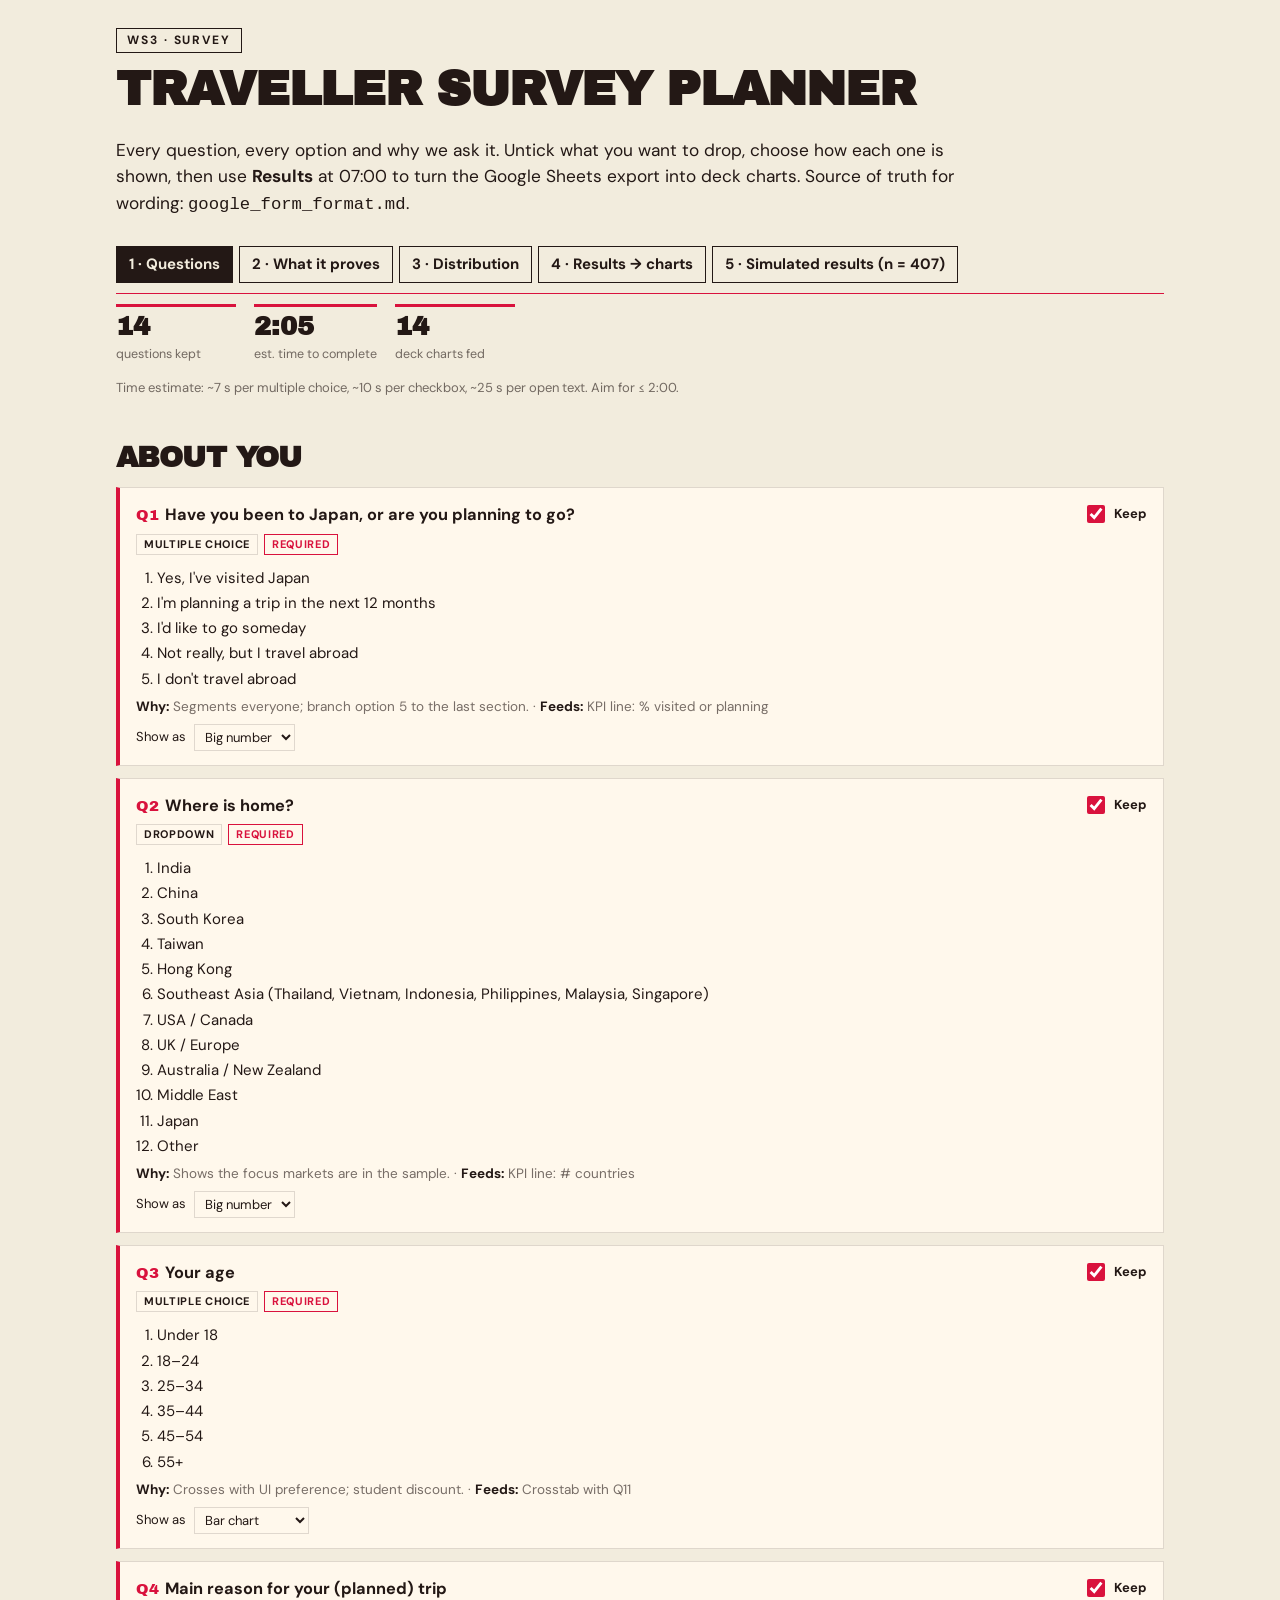
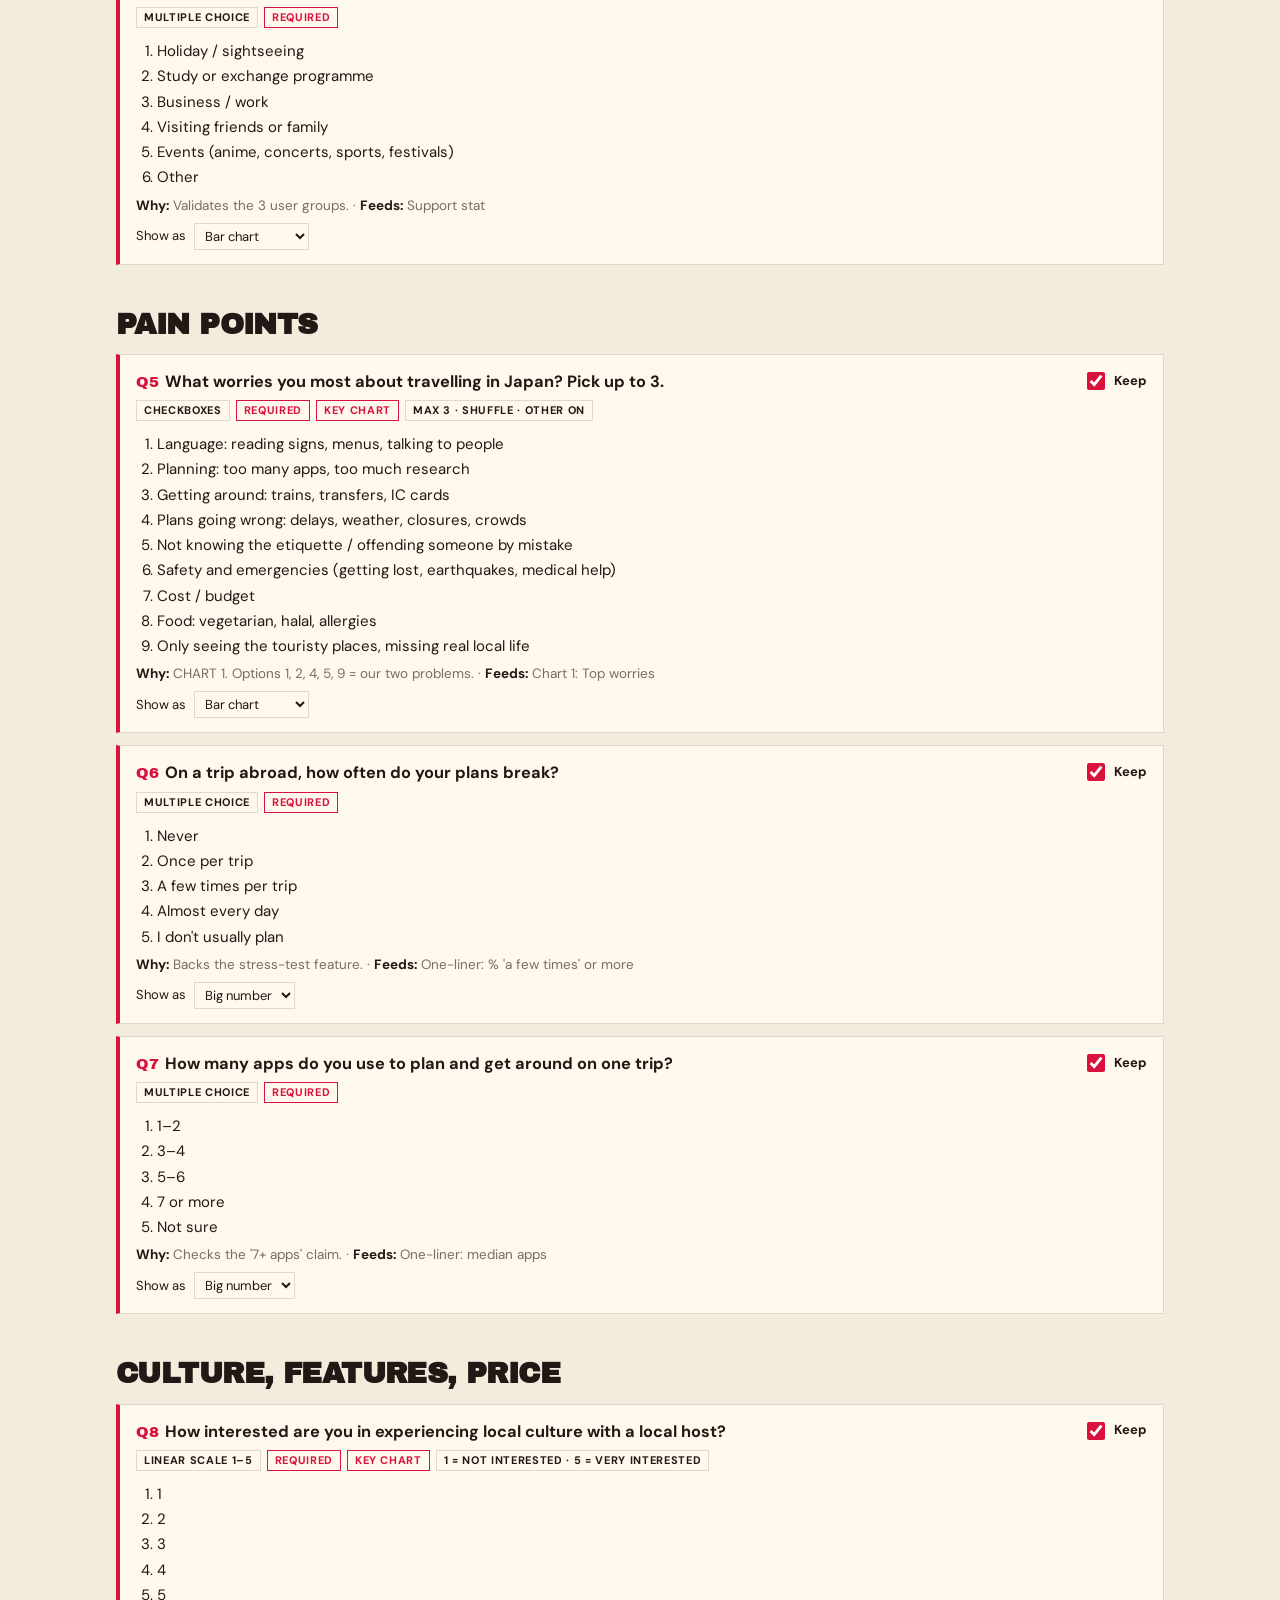
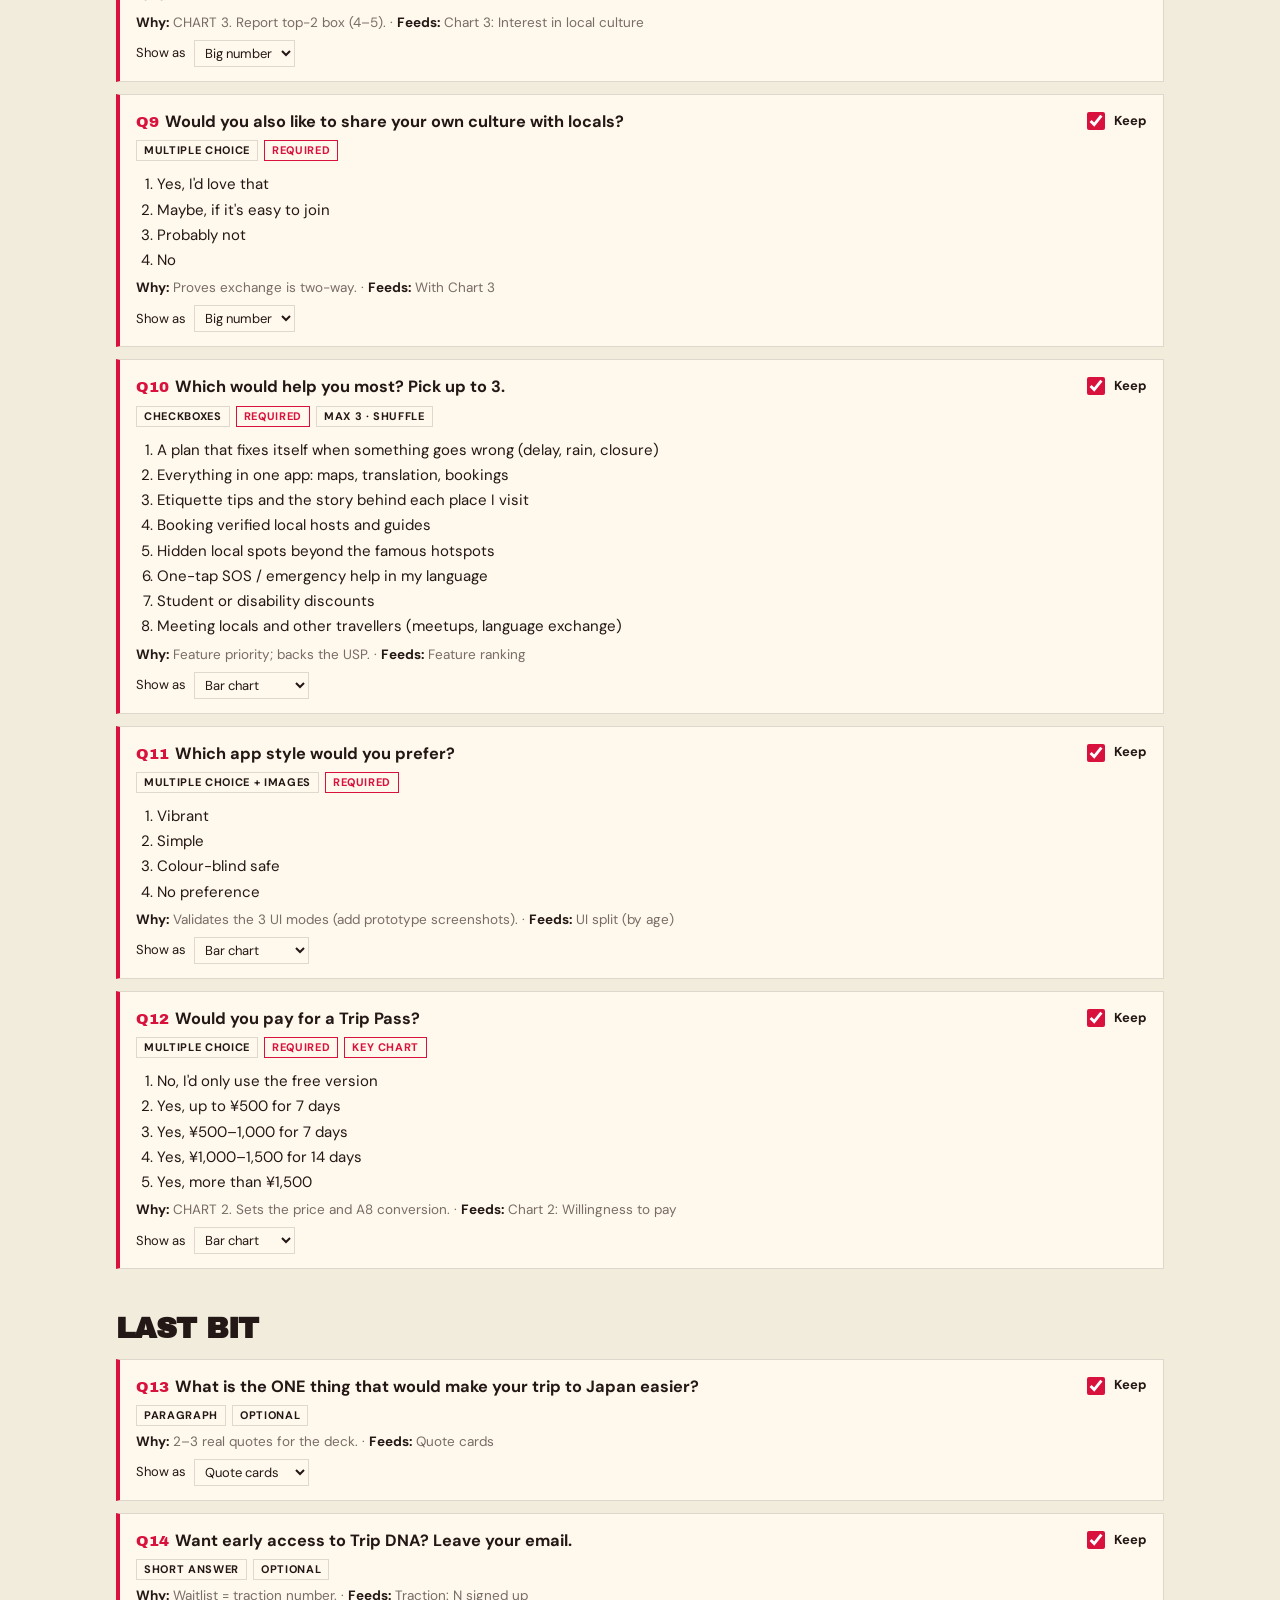
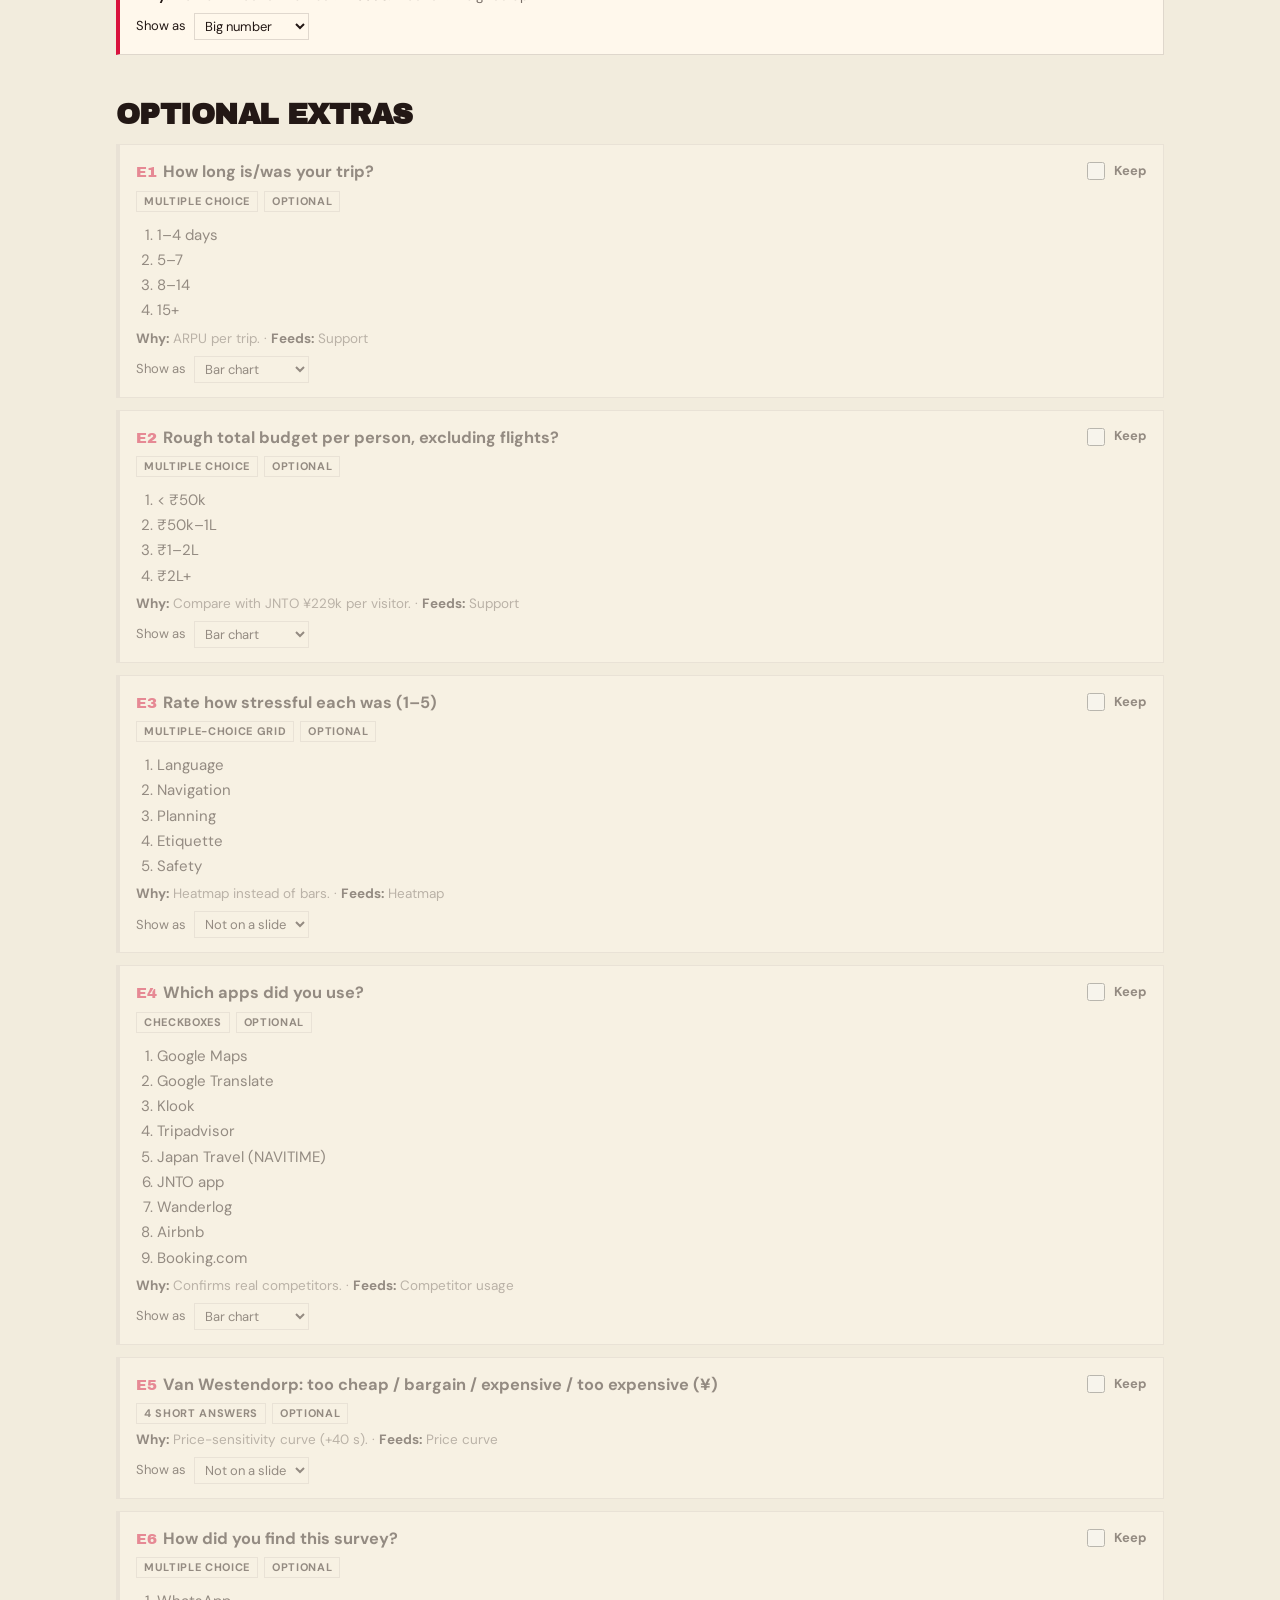
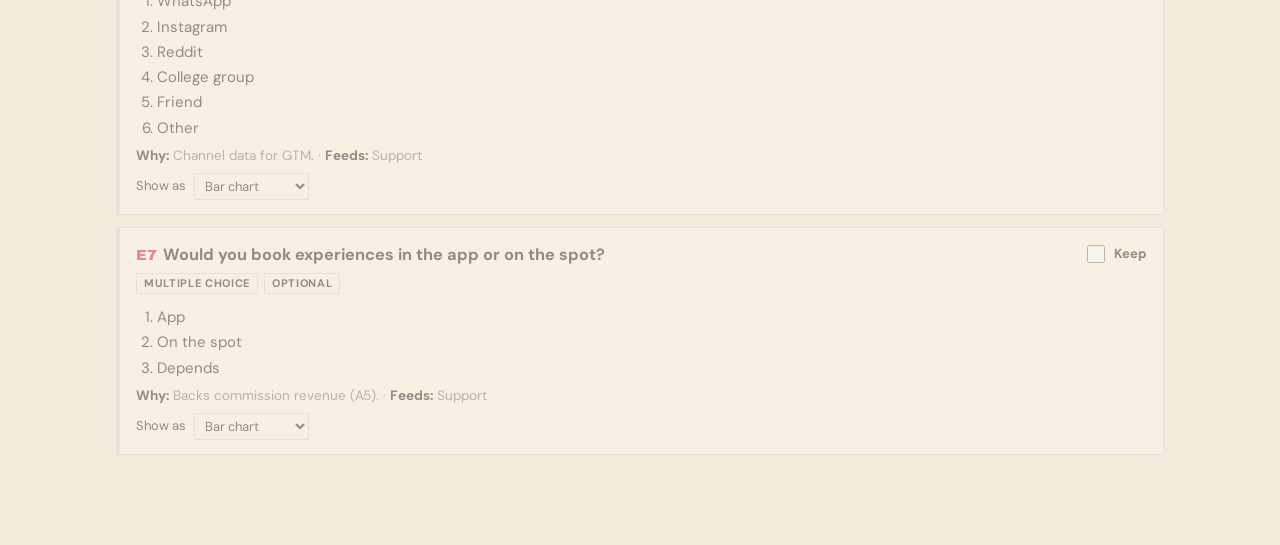
<file: business/survey.html>
<!doctype html>
<html lang="en">
<head>
<meta charset="utf-8">
<meta name="viewport" content="width=device-width,initial-scale=1">
<title>Trip DNA Survey Planner</title>
<link rel="preconnect" href="https://fonts.googleapis.com"><link rel="preconnect" href="https://fonts.gstatic.com" crossorigin>
<link href="https://fonts.googleapis.com/css2?family=Archivo+Black&family=DM+Sans:wght@400;500;700&display=swap" rel="stylesheet">
<style>
:root{--bg:#F2ECDD;--fg:#231815;--line:#D9123D;--card:#fff8ec;--mut:rgba(35,24,21,.62);--grid:rgba(35,24,21,.14);--s1:#D9123D;--s2:#2F6FB0;--chip:#231815;--chipfg:#F2ECDD}
@media(prefers-color-scheme:dark){:root:not([data-theme=light]){--bg:#231815;--fg:#F2ECDD;--card:#2e211d;--mut:rgba(242,236,221,.66);--grid:rgba(242,236,221,.16);--s1:#E8506F;--s2:#4A8AD0;--chip:#F2ECDD;--chipfg:#231815}}
:root[data-theme=dark]{--bg:#231815;--fg:#F2ECDD;--card:#2e211d;--mut:rgba(242,236,221,.66);--grid:rgba(242,236,221,.16);--s1:#E8506F;--s2:#4A8AD0;--chip:#F2ECDD;--chipfg:#231815}
*{box-sizing:border-box}
body{margin:0;background:var(--bg);color:var(--fg);font:15px/1.55 'DM Sans',sans-serif}
.wrap{max-width:1080px;margin:0 auto;padding:28px 16px 80px}
h1,h2,h3{font-family:'Archivo Black',sans-serif;text-transform:uppercase;letter-spacing:-.02em;line-height:1;margin:0 0 .5em}
h1{font-size:clamp(1.9rem,5vw,3rem)}h2{font-size:clamp(1.3rem,3vw,1.8rem);margin-top:1.6em}h3{font-size:1rem;letter-spacing:0}
.kick{display:inline-block;font-size:12px;font-weight:700;letter-spacing:.16em;text-transform:uppercase;border:1px solid currentColor;padding:2px 10px;margin-bottom:12px}
.lead{font-size:1.08rem;max-width:70ch}
nav.tabs{position:sticky;top:0;z-index:5;background:var(--bg);display:flex;gap:6px;flex-wrap:wrap;padding:10px 0;border-bottom:1px solid var(--line);margin:16px 0 8px}
nav.tabs button{font:inherit;font-weight:700;border:1px solid var(--fg);background:transparent;color:var(--fg);padding:6px 12px;cursor:pointer}
nav.tabs button[aria-selected=true]{background:var(--chip);color:var(--chipfg)}
.stat{display:flex;gap:18px;flex-wrap:wrap;margin:10px 0}
.stat div{border-top:3px solid var(--line);padding-top:6px;min-width:120px}
.stat b{font-family:'Archivo Black';font-size:1.6rem;display:block;line-height:1.1;font-variant-numeric:tabular-nums}
.stat span{font-size:12.5px;color:var(--mut)}
.q{background:var(--card);border:1px solid var(--grid);border-left:4px solid var(--line);padding:14px 16px;margin:12px 0}
.q.off{opacity:.45;border-left-color:var(--grid)}
.q header{display:flex;justify-content:space-between;gap:12px;align-items:flex-start}
.q .num{font-family:'Archivo Black';color:var(--s1);margin-right:6px}
.q .t{font-weight:700;font-size:1.02rem}
.tags{display:flex;gap:6px;flex-wrap:wrap;margin:6px 0}
.tag{font-size:11px;font-weight:700;letter-spacing:.06em;text-transform:uppercase;border:1px solid var(--grid);padding:1px 7px}
.tag.req{border-color:var(--s1);color:var(--s1)}
.q ol{margin:6px 0 6px;padding-left:1.4em}
.q li{margin:2px 0}
.why{font-size:13.5px;color:var(--mut)}
.why b{color:var(--fg)}
.keep{display:flex;align-items:center;gap:6px;font-size:13px;font-weight:700;white-space:nowrap;cursor:pointer}
.keep input{width:18px;height:18px;accent-color:#D9123D}
select{font:inherit;font-size:13px;padding:3px 6px;background:var(--card);color:var(--fg);border:1px solid var(--grid)}
.show{display:flex;gap:8px;align-items:center;font-size:13px;margin-top:6px;flex-wrap:wrap}
table{border-collapse:collapse;width:100%;font-size:13.5px}
th,td{border-bottom:1px solid var(--grid);padding:7px 8px;text-align:left;vertical-align:top}
th{font-size:11.5px;letter-spacing:.06em;text-transform:uppercase}
.tw{overflow-x:auto}
.btn{font:inherit;font-weight:700;border:1px solid var(--fg);background:var(--chip);color:var(--chipfg);padding:8px 14px;cursor:pointer}
.btn.alt{background:transparent;color:var(--fg)}
textarea{width:100%;min-height:120px;font:12.5px/1.4 ui-monospace,Consolas,monospace;background:var(--card);color:var(--fg);border:1px solid var(--grid);padding:8px}
.charts{display:grid;grid-template-columns:repeat(auto-fit,minmax(min(100%,460px),1fr));gap:16px;margin-top:14px}
.cc{background:var(--card);border:1px solid var(--grid);padding:14px}
.cc .hl{font-size:13.5px;margin:4px 0 0}
.chart svg{display:block;width:100%;height:auto}
.chart text{font-family:'DM Sans',sans-serif;fill:currentColor}
.ax{stroke:var(--grid)}
.note{font-size:13px;color:var(--mut)}
.warn{border:1px dashed var(--s1);padding:10px 12px;font-size:13.5px;margin:10px 0}
.tip{position:fixed;z-index:90;pointer-events:none;background:#231815;color:#F2ECDD;border:1px solid #D9123D;padding:6px 9px;font-size:12.5px;max-width:260px;opacity:0;transition:opacity .12s}
.tip b{display:block}
[hidden]{display:none!important}
.row{display:flex;gap:8px;flex-wrap:wrap;align-items:center;margin:8px 0}
</style>
</head>
<body>
<div class="tip" id="tip"></div>
<div class="wrap">
  <span class="kick">WS3 · Survey</span>
  <h1>Traveller survey planner</h1>
  <p class="lead">Every question, every option and why we ask it. Untick what you want to drop, choose how each one is shown, then use <b>Results</b> at 07:00 to turn the Google Sheets export into deck charts. Source of truth for wording: <code>google_form_format.md</code>.</p>

  <nav class="tabs" role="tablist">
    <button role="tab" aria-selected="true" data-tab="plan">1 · Questions</button>
    <button role="tab" aria-selected="false" data-tab="map">2 · What it proves</button>
    <button role="tab" aria-selected="false" data-tab="dist">3 · Distribution</button>
    <button role="tab" aria-selected="false" data-tab="res">4 · Results → charts</button>
    <button role="tab" aria-selected="false" data-tab="sim">5 · Simulated results (n = 407)</button>
  </nav>

  <!-- TAB 1 -->
  <section data-panel="plan">
    <div class="stat">
      <div><b id="st-n">0</b><span>questions kept</span></div>
      <div><b id="st-t">0:00</b><span>est. time to complete</span></div>
      <div><b id="st-c">0</b><span>deck charts fed</span></div>
    </div>
    <p class="note">Time estimate: ~7 s per multiple choice, ~10 s per checkbox, ~25 s per open text. Aim for ≤ 2:00.</p>
    <div id="qs"></div>
  </section>

  <!-- TAB 2 -->
  <section data-panel="map" hidden>
    <h2>Hypothesis → question → slide</h2>
    <div class="tw"><table>
      <thead><tr><th>We claim</th><th>Proved by</th><th>Slide</th><th>If the data disagrees</th></tr></thead>
      <tbody>
        <tr><td>Planning overload: a plan is spread across many apps</td><td>Q7 apps · Q5 "Planning"</td><td>Problem</td><td>Replace "7+ apps" with the real median</td></tr>
        <tr><td>Plans break often</td><td>Q6</td><td>Problem / stress-test demo</td><td>Lead with culture, keep stress-test as a safety net</td></tr>
        <tr><td>Cultural disconnect: language, etiquette, hidden places</td><td>Q5 options 1, 5, 9</td><td>Problem</td><td>Show whichever worry is #1</td></tr>
        <tr><td>Visitors want local hosts</td><td>Q8 (top-2 box)</td><td>Culture exchange</td><td>Frame hosts as an option, not a requirement</td></tr>
        <tr><td>Exchange can be two-way</td><td>Q9</td><td>Impact / culture</td><td>Keep meetups light (language café only)</td></tr>
        <tr><td>All-in-one / self-repairing plan is wanted</td><td>Q10</td><td>Solution / USP</td><td>Re-order features by votes</td></tr>
        <tr><td>3 UI modes matter</td><td>Q11 × Q3 age</td><td>Built for everyone</td><td>Show the split honestly</td></tr>
        <tr><td>Trip Pass ¥500–1,000 is fair</td><td>Q12</td><td>Business / unit economics (A8, A9)</td><td>Move the price to the band most chose; update A8 in model.py</td></tr>
        <tr><td>Focus markets: Korea, India, China</td><td>Q2</td><td>Survey header line</td><td>State the sample honestly (likely mostly India)</td></tr>
      </tbody>
    </table></div>
  </section>

  <!-- TAB 3 -->
  <section data-panel="dist" hidden>
    <h2>Getting 50–100+ responses by 07:00</h2>
    <div class="tw"><table>
      <thead><tr><th>Channel</th><th>Tactic</th><th>Note</th></tr></thead>
      <tbody>
        <tr><td>College WhatsApp groups</td><td>short message + link, re-post at 23:00</td><td>biggest volume</td></tr>
        <tr><td>Family groups</td><td>"Have you been to Japan? 2 min"</td><td>best quality (Q1 = visited)</td></tr>
        <tr><td>Instagram story</td><td>Tokyo photo + link sticker</td><td>reach</td></tr>
        <tr><td>Reddit r/JapanTravel, r/travel, r/india</td><td>check rules; use weekly threads</td><td>international</td></tr>
        <tr><td>Korean / Chinese / Japanese friends, international students</td><td>personal ask to forward</td><td>focus markets + host view</td></tr>
        <tr><td>LinkedIn</td><td>"We're in the final, help us in 2 min"</td><td>business travellers</td></tr>
      </tbody>
    </table></div>
    <h3 style="margin-top:18px">WhatsApp message</h3>
    <textarea readonly id="wa">Hi! 👋 Our team is in the final of the Thapar Japan Hackathon. We're building Trip DNA, an app that makes travel in Japan easy. Could you fill this 2-minute survey? Even if you haven't been to Japan 🙏 [LINK]</textarea>
    <div class="row"><button class="btn alt" id="copywa">Copy message</button></div>
  </section>

  <!-- TAB 4 -->
  <section data-panel="res" hidden>
    <h2>Results → charts</h2>
    <p class="note">Google Form → Responses → <b>Link to Sheets</b> → File → Download → <b>CSV</b>. Then upload it or paste it below. Everything stays in this browser.</p>
    <div class="row">
      <input type="file" id="file" accept=".csv,text/csv">
      <button class="btn alt" id="sample">Load SAMPLE data (fake, for preview)</button>
    </div>
    <textarea id="csv" placeholder="…or paste CSV here"></textarea>
    <div class="row">
      <button class="btn" id="build">Build charts</button>
      <label class="keep"><input type="checkbox" id="onlyJp"> Only people who visited or are planning (Q1 = 1–2)</label>
    </div>
    <div id="sampleWarn" class="warn" hidden>⚠ These are <b>sample (fake) responses</b> for previewing layout. Never put them in the deck.</div>
    <div id="summary" class="stat"></div>
    <div id="integrity" class="warn" hidden></div>
    <div class="charts" id="charts"></div>
    <h3 style="margin-top:22px">For the deck</h3>
    <p class="note">Copy this and paste it over <code>const SURVEY = null;</code> in <code>ws3_slides.html</code> (it fills the survey slide with the 3 key charts).</p>
    <textarea id="json" readonly></textarea>
    <div class="row"><button class="btn alt" id="copyjson">Copy JSON for slides</button></div>
  </section>

  <!-- TAB 5 -->
  <section data-panel="sim" hidden>
    <h2>Simulated results · n = 407</h2>
    <div class="warn" style="border-style:solid">🧪 <b>Simulated responses.</b> <span id="sim-note"></span></div>
    <div class="stat" id="sim-kpi"></div>
    <div class="charts" id="sim-charts"></div>
    <h3 style="margin-top:22px">E3 · How stressful is each aspect? (counts, read from chart ±3)</h3>
    <div class="tw" id="sim-grid"></div>
  </section>
</div>

<script>
// ===== Question bank (wording must match google_form_format.md and the live form) =====
const Q = [
  { id: "Q1", sec: "About you", t: "Have you been to Japan, or are you planning to go?", type: "mc", req: true, core: true,
    match: "been to Japan",
    o: ["Yes, I've visited Japan", "I'm planning a trip in the next 12 months", "I'd like to go someday", "Not really, but I travel abroad", "I don't travel abroad"],
    why: "Segments everyone; branch option 5 to the last section.", chart: "KPI line: % visited or planning", show: ["kpi", "bar"] },
  { id: "Q2", sec: "About you", t: "Where is home?", type: "dropdown", req: true, core: true, match: "Where is home",
    o: ["India", "China", "South Korea", "Taiwan", "Hong Kong", "Southeast Asia (Thailand, Vietnam, Indonesia, Philippines, Malaysia, Singapore)", "USA / Canada", "UK / Europe", "Australia / New Zealand", "Middle East", "Japan", "Other"],
    short: ["India", "China", "South Korea", "Taiwan", "Hong Kong", "Southeast Asia", "USA / Canada", "UK / Europe", "Australia / NZ", "Middle East", "Japan", "Other"],
    why: "Shows the focus markets are in the sample.", chart: "KPI line: # countries", show: ["kpi", "bar"] },
  { id: "Q3", sec: "About you", t: "Your age", type: "mc", req: true, core: true, match: "Your age",
    o: ["Under 18", "18–24", "25–34", "35–44", "45–54", "55+"], why: "Crosses with UI preference; student discount.", chart: "Crosstab with Q11", show: ["bar", "none"] },
  { id: "Q4", sec: "About you", t: "Main reason for your (planned) trip", type: "mc", req: true, core: true, match: "Main reason",
    o: ["Holiday / sightseeing", "Study or exchange programme", "Business / work", "Visiting friends or family", "Events (anime, concerts, sports, festivals)", "Other"],
    short: ["Holiday", "Study / exchange", "Business", "Friends / family", "Events", "Other"],
    why: "Validates the 3 user groups.", chart: "Support stat", show: ["bar", "none"] },
  { id: "Q5", sec: "Pain points", t: "What worries you most about travelling in Japan? Pick up to 3.", type: "cb", req: true, core: true, match: "worries you most", key: true,
    o: ["Language: reading signs, menus, talking to people", "Planning: too many apps, too much research", "Getting around: trains, transfers, IC cards", "Plans going wrong: delays, weather, closures, crowds", "Not knowing the etiquette / offending someone by mistake", "Safety and emergencies (getting lost, earthquakes, medical help)", "Cost / budget", "Food: vegetarian, halal, allergies", "Only seeing the touristy places, missing real local life"],
    short: ["Language", "Planning / too many apps", "Getting around", "Plans going wrong", "Etiquette", "Safety & emergencies", "Cost", "Food / dietary", "Only touristy places"],
    why: "CHART 1. Options 1, 2, 4, 5, 9 = our two problems.", chart: "Chart 1: Top worries", show: ["bar", "none"], opts: "Max 3 · shuffle · Other on" },
  { id: "Q6", sec: "Pain points", t: "On a trip abroad, how often do your plans break?", type: "mc", req: true, core: true, match: "how often do your plans break",
    o: ["Never", "Once per trip", "A few times per trip", "Almost every day", "I don't usually plan"],
    why: "Backs the stress-test feature.", chart: "One-liner: % 'a few times' or more", show: ["kpi", "bar"] },
  { id: "Q7", sec: "Pain points", t: "How many apps do you use to plan and get around on one trip?", type: "mc", req: true, core: true, match: "How many apps",
    o: ["1–2", "3–4", "5–6", "7 or more", "Not sure"], why: "Checks the '7+ apps' claim.", chart: "One-liner: median apps", show: ["kpi", "bar"] },
  { id: "Q8", sec: "Culture, features, price", t: "How interested are you in experiencing local culture with a local host?", type: "scale", req: true, core: true, match: "local culture with a local host", key: true,
    o: ["1", "2", "3", "4", "5"], why: "CHART 3. Report top-2 box (4–5).", chart: "Chart 3: Interest in local culture", show: ["kpi", "bar"], opts: "1 = Not interested · 5 = Very interested" },
  { id: "Q9", sec: "Culture, features, price", t: "Would you also like to share your own culture with locals?", type: "mc", req: true, core: true, match: "share your own culture",
    o: ["Yes, I'd love that", "Maybe, if it's easy to join", "Probably not", "No"], why: "Proves exchange is two-way.", chart: "With Chart 3", show: ["kpi", "bar"] },
  { id: "Q10", sec: "Culture, features, price", t: "Which would help you most? Pick up to 3.", type: "cb", req: true, core: true, match: "help you most",
    o: ["A plan that fixes itself when something goes wrong (delay, rain, closure)", "Everything in one app: maps, translation, bookings", "Etiquette tips and the story behind each place I visit", "Booking verified local hosts and guides", "Hidden local spots beyond the famous hotspots", "One-tap SOS / emergency help in my language", "Student or disability discounts", "Meeting locals and other travellers (meetups, language exchange)"],
    short: ["Self-fixing plan", "All in one app", "Etiquette + stories", "Verified hosts & guides", "Hidden local spots", "One-tap SOS", "Student / disability discounts", "Meet locals & travellers"],
    why: "Feature priority; backs the USP.", chart: "Feature ranking", show: ["bar", "none"], opts: "Max 3 · shuffle" },
  { id: "Q11", sec: "Culture, features, price", t: "Which app style would you prefer?", type: "mc-img", req: true, core: true, match: "app style",
    o: ["Vibrant", "Simple", "Colour-blind safe", "No preference"], why: "Validates the 3 UI modes (add prototype screenshots).", chart: "UI split (by age)", show: ["bar", "none"] },
  { id: "Q12", sec: "Culture, features, price", t: "Would you pay for a Trip Pass?", type: "mc", req: true, core: true, match: "Trip Pass", key: true,
    o: ["No, I'd only use the free version", "Yes, up to ¥500 for 7 days", "Yes, ¥500–1,000 for 7 days", "Yes, ¥1,000–1,500 for 14 days", "Yes, more than ¥1,500"],
    short: ["Free only", "≤ ¥500 / 7d", "¥500–1,000 / 7d", "¥1,000–1,500 / 14d", "> ¥1,500"],
    why: "CHART 2. Sets the price and A8 conversion.", chart: "Chart 2: Willingness to pay", show: ["bar", "kpi"] },
  { id: "Q13", sec: "Last bit", t: "What is the ONE thing that would make your trip to Japan easier?", type: "para", req: false, core: true, match: "ONE thing",
    o: [], why: "2–3 real quotes for the deck.", chart: "Quote cards", show: ["quotes", "none"] },
  { id: "Q14", sec: "Last bit", t: "Want early access to Trip DNA? Leave your email.", type: "short", req: false, core: true, match: "early access",
    o: [], why: "Waitlist = traction number.", chart: "Traction: N signed up", show: ["kpi", "none"] },
  { id: "E1", sec: "Optional extras", t: "How long is/was your trip?", type: "mc", req: false, core: false, match: "How long",
    o: ["1–4 days", "5–7", "8–14", "15+"], why: "ARPU per trip.", chart: "Support", show: ["bar", "none"] },
  { id: "E2", sec: "Optional extras", t: "Rough total budget per person, excluding flights?", type: "mc", req: false, core: false, match: "budget",
    o: ["< ₹50k", "₹50k–1L", "₹1–2L", "₹2L+"], why: "Compare with JNTO ¥229k per visitor.", chart: "Support", show: ["bar", "none"] },
  { id: "E3", sec: "Optional extras", t: "Rate how stressful each was (1–5)", type: "grid", req: false, core: false, match: "stressful",
    o: ["Language", "Navigation", "Planning", "Etiquette", "Safety"], why: "Heatmap instead of bars.", chart: "Heatmap", show: ["none"] },
  { id: "E4", sec: "Optional extras", t: "Which apps did you use?", type: "cb", req: false, core: false, match: "apps did you use",
    o: ["Google Maps", "Google Translate", "Klook", "Tripadvisor", "Japan Travel (NAVITIME)", "JNTO app", "Wanderlog", "Airbnb", "Booking.com"], why: "Confirms real competitors.", chart: "Competitor usage", show: ["bar", "none"] },
  { id: "E5", sec: "Optional extras", t: "Van Westendorp: too cheap / bargain / expensive / too expensive (¥)", type: "short×4", req: false, core: false, match: "too cheap",
    o: [], why: "Price-sensitivity curve (+40 s).", chart: "Price curve", show: ["none"] },
  { id: "E6", sec: "Optional extras", t: "How did you find this survey?", type: "mc", req: false, core: false, match: "find this survey",
    o: ["WhatsApp", "Instagram", "Reddit", "College group", "Friend", "Other"], why: "Channel data for GTM.", chart: "Support", show: ["bar", "none"] },
  { id: "E7", sec: "Optional extras", t: "Would you book experiences in the app or on the spot?", type: "mc", req: false, core: false, match: "on the spot",
    o: ["App", "On the spot", "Depends"], why: "Backs commission revenue (A5).", chart: "Support", show: ["bar", "none"] },
];
const SECS = { mc: 7, dropdown: 7, "mc-img": 8, scale: 6, cb: 10, para: 25, short: 10, grid: 20, "short×4": 40 };
const TYPE = { mc: "Multiple choice", dropdown: "Dropdown", "mc-img": "Multiple choice + images", scale: "Linear scale 1–5", cb: "Checkboxes", para: "Paragraph", short: "Short answer", grid: "Multiple-choice grid", "short×4": "4 short answers" };

// per-viewer state: kept questions + chart choice (convenience only)
const store = {
  get() { try { return JSON.parse(localStorage.getItem("tripdna-survey") || "{}"); } catch { return {}; } },
  set(v) { try { localStorage.setItem("tripdna-survey", JSON.stringify(v)); } catch {} },
};
let state = store.get();
Q.forEach(q => { if (!state[q.id]) state[q.id] = { keep: q.core, show: q.show[0] }; });

const esc = s => String(s).replace(/[&<>"]/g, c => ({ "&": "&amp;", "<": "&lt;", ">": "&gt;", '"': "&quot;" })[c]);
function renderQs() {
  let html = "", lastSec = "";
  Q.forEach(q => {
    if (q.sec !== lastSec) { html += `<h2>${esc(q.sec)}</h2>`; lastSec = q.sec; }
    const st = state[q.id];
    html += `<article class="q ${st.keep ? "" : "off"}" data-id="${q.id}">
      <header><div><span class="num">${q.id}</span><span class="t">${esc(q.t)}</span>
        <div class="tags"><span class="tag">${TYPE[q.type]}</span>${q.req ? '<span class="tag req">required</span>' : '<span class="tag">optional</span>'}${q.key ? '<span class="tag req">key chart</span>' : ""}${q.opts ? `<span class="tag">${esc(q.opts)}</span>` : ""}</div></div>
        <label class="keep"><input type="checkbox" ${st.keep ? "checked" : ""} data-keep="${q.id}"> Keep</label></header>
      ${q.o.length ? `<ol>${q.o.map(o => `<li>${esc(o)}</li>`).join("")}</ol>` : ""}
      <div class="why"><b>Why:</b> ${esc(q.why)} · <b>Feeds:</b> ${esc(q.chart)}</div>
      <div class="show">Show as <select data-show="${q.id}">${q.show.map(s => `<option value="${s}" ${st.show === s ? "selected" : ""}>${{ bar: "Bar chart", kpi: "Big number", quotes: "Quote cards", none: "Not on a slide" }[s]}</option>`).join("")}</select></div>
    </article>`;
  });
  document.getElementById("qs").innerHTML = html;
  updateStats();
}
function updateStats() {
  const kept = Q.filter(q => state[q.id].keep);
  const sec = kept.reduce((a, q) => a + SECS[q.type], 0);
  document.getElementById("st-n").textContent = kept.length;
  document.getElementById("st-t").textContent = Math.floor(sec / 60) + ":" + String(sec % 60).padStart(2, "0");
  document.getElementById("st-c").textContent = kept.filter(q => state[q.id].show !== "none").length;
}
document.getElementById("qs").addEventListener("change", e => {
  const k = e.target.dataset.keep, s = e.target.dataset.show;
  if (k) { state[k].keep = e.target.checked; e.target.closest(".q").classList.toggle("off", !e.target.checked); }
  if (s) state[s].show = e.target.value;
  store.set(state); updateStats();
});
renderQs();

// tabs
document.querySelectorAll("nav.tabs button").forEach(b => b.addEventListener("click", () => {
  document.querySelectorAll("nav.tabs button").forEach(x => x.setAttribute("aria-selected", x === b));
  document.querySelectorAll("[data-panel]").forEach(p => p.hidden = p.dataset.panel !== b.dataset.tab);
}));
const copy = (id, btn) => { const t = document.getElementById(id); navigator.clipboard?.writeText(t.value).then(() => { btn.textContent = "Copied ✓"; setTimeout(() => btn.textContent = "Copy", 1500); }).catch(() => { t.select(); }); };
document.getElementById("copywa").onclick = e => copy("wa", e.target);
document.getElementById("copyjson").onclick = e => copy("json", e.target);

// ===== CSV parsing =====
function parseCSV(text) {
  const rows = []; let row = [], f = "", q = false;
  for (let i = 0; i < text.length; i++) {
    const c = text[i];
    if (q) { if (c === '"') { if (text[i + 1] === '"') { f += '"'; i++; } else q = false; } else f += c; }
    else if (c === '"') q = true;
    else if (c === ",") { row.push(f); f = ""; }
    else if (c === "\n" || c === "\r") { if (c === "\r" && text[i + 1] === "\n") i++; row.push(f); rows.push(row); row = []; f = ""; }
    else f += c;
  }
  if (f || row.length) { row.push(f); rows.push(row); }
  return rows.filter(r => r.some(x => x.trim()));
}

// ===== charts =====
const tip = document.getElementById("tip");
function bindTips(root) {
  root.querySelectorAll("[data-tip]").forEach(el => {
    el.addEventListener("pointerenter", e => { tip.innerHTML = el.dataset.tip; tip.style.opacity = 1; });
    el.addEventListener("pointermove", e => { tip.style.left = Math.min(e.clientX + 14, innerWidth - 270) + "px"; tip.style.top = (e.clientY + 14) + "px"; });
    el.addEventListener("pointerleave", () => tip.style.opacity = 0);
  });
}
function hbar(el, rows, { labelW = 190, w = 520, bh = 16, gap = 10 } = {}) {
  const plotW = w - labelW - 70, h = rows.length * (bh + gap) + 6;
  const c = getComputedStyle(document.documentElement).getPropertyValue("--s1").trim();
  let s = `<svg viewBox="0 0 ${w} ${h}" role="img"><line class="ax" x1="${labelW}" x2="${labelW}" y1="0" y2="${h - 4}"/>`;
  rows.forEach((r, i) => {
    const y = i * (bh + gap) + 4, bw = Math.max(2, r.v / 100 * plotW);
    s += `<g data-tip="<b>${esc(r.k)}</b>${r.v}% · ${r.c} of ${r.n}"><rect x="0" y="${y - gap / 2}" width="${w}" height="${bh + gap}" fill="transparent"/>`;
    s += `<text x="${labelW - 10}" y="${y + bh / 2 + 4.5}" text-anchor="end" font-size="12.5">${esc(r.k)}</text>`;
    s += `<path d="M${labelW},${y}h${bw - 4}a4,4 0 0 1 4,4v${bh - 8}a4,4 0 0 1 -4,4h${-(bw - 4)}z" fill="${c}"/>`;
    s += `<text x="${labelW + bw + 8}" y="${y + bh / 2 + 4.5}" font-size="12.5" font-weight="700">${r.v}%</text></g>`;
  });
  el.innerHTML = s + "</svg>"; bindTips(el);
}

let isSample = false;
function build() {
  const rows = parseCSV(document.getElementById("csv").value);
  if (rows.length < 2) { document.getElementById("summary").innerHTML = '<p class="note">No responses found in the CSV.</p>'; return; }
  const head = rows[0], data0 = rows.slice(1);
  const col = q => head.findIndex(h => h.toLowerCase().includes(q.match.toLowerCase()));
  const Qb = id => Q.find(q => q.id === id);
  let data = data0;
  const c1 = col(Qb("Q1"));
  if (document.getElementById("onlyJp").checked && c1 >= 0) data = data0.filter(r => /visited Japan|planning a trip/.test(r[c1]));
  const N = data.length;
  const pct = c => Math.round(c / Math.max(N, 1) * 100);
  // counts: checkbox cells contain several options; match each known option text inside the cell
  function dist(q) {
    const ci = col(q); if (ci < 0) return null;
    const answered = data.filter(r => (r[ci] || "").trim());
    const n = answered.length;
    const rows = q.o.map((o, i) => {
      const c = answered.filter(r => q.type === "cb" ? r[ci].includes(o) : r[ci].trim().startsWith(o)).length;
      return { k: q.short ? q.short[i] : o, c, n, v: Math.round(c / Math.max(n, 1) * 100) };
    });
    return { rows, n };
  }
  const out = { charts: [] }, box = document.getElementById("charts"); box.innerHTML = "";
  const addChart = (q, title, rows, headline, sort = true) => {
    const r = sort ? [...rows].sort((a, b) => b.v - a.v) : rows;
    const div = document.createElement("div"); div.className = "cc";
    div.innerHTML = `<h3>${esc(title)}</h3><p class="note">${q.id} · n = ${r[0]?.n ?? 0}</p><div class="chart"></div><p class="hl">${headline}</p>`;
    box.appendChild(div); hbar(div.querySelector(".chart"), r);
    return r;
  };
  // summary KPIs
  const c2 = col(Qb("Q2")), c14 = col(Qb("Q14"));
  const countries = c2 >= 0 ? new Set(data.map(r => r[c2]).filter(Boolean)).size : 0;
  const vp = c1 >= 0 ? pct(data.filter(r => /visited Japan|planning a trip/.test(r[c1])).length) : 0;
  const wait = c14 >= 0 ? data.filter(r => /@/.test(r[c14] || "")).length : 0;
  document.getElementById("summary").innerHTML = `<div><b>${N}</b><span>responses</span></div><div><b>${countries}</b><span>countries</span></div><div><b>${vp}%</b><span>visited or planning</span></div><div><b>${wait}</b><span>waitlist emails</span></div>`;
  Object.assign(out, { n: N, countries, visitedOrPlanning: vp, waitlist: wait, sample: isSample });
  // integrity screen: impossible or bot-like patterns block the "for the deck" JSON
  const flags = [];
  ["Q5", "Q10"].forEach(id => {
    const ci = col(Qb(id)); if (ci < 0) return;
    const picks = data.map(r => Qb(id).o.filter(o => (r[ci] || "").includes(o)).length);
    const over = picks.filter(n => n > 3).length;
    if (over) flags.push(`${id}: ${pct(over)}% ticked more than 3 options in a "pick up to 3" question (add response validation)`);
    Qb(id).o.forEach(o => { const c = data.filter(r => (r[ci] || "").includes(o)).length; if (N > 20 && c === N) flags.push(`${id}: every respondent ticked "${o.slice(0, 40)}…"`); });
  });
  const sig = data.map(r => r.slice(1).join("|")), dup = sig.length - new Set(sig).size;
  if (dup > N * 0.05) flags.push(`${pct(dup)}% of rows are exact duplicates`);
    const intEl = document.getElementById("integrity");
  intEl.hidden = !flags.length;
  intEl.innerHTML = flags.length ? "⚠ <b>Data-quality flags. Don't put these numbers in the deck until they're resolved:</b><br>" + flags.map(esc).join("<br>") : "";
  out.integrityFlags = flags;

  const d5 = dist(Qb("Q5"));
  if (d5) { const r = addChart(Qb("Q5"), "Top worries", d5.rows, `#1 worry: <b>${esc([...d5.rows].sort((a, b) => b.v - a.v)[0].k)}</b>`);
    out.charts.push({ title: "Top worries", rows: r.slice(0, 5), headline: `#1: ${r[0].k} (${r[0].v}%)` }); }
  const d12 = dist(Qb("Q12"));
  if (d12) { const pay = 100 - d12.rows[0].v; addChart(Qb("Q12"), "Willingness to pay (Trip Pass)", d12.rows, `<b>${pay}%</b> would pay something`, false);
    out.charts.push({ title: "Would pay for a Trip Pass", rows: d12.rows, headline: `${pay}% would pay something` }); }
  const d8 = dist(Qb("Q8"));
  if (d8) { const top2 = d8.rows[3].v + d8.rows[4].v;
    addChart(Qb("Q8"), "Interest in local culture with a host", d8.rows.map((r, i) => ({ ...r, k: ["1 Not interested", "2", "3", "4", "5 Very interested"][i] })), `<b>${top2}%</b> rate 4–5 (top-2 box)`, false);
    const d9 = dist(Qb("Q9")); const share = d9 ? d9.rows[0].v + d9.rows[1].v : null;
    out.charts.push({ title: "Want local culture with a host", rows: [{ k: "Rate 4–5", v: top2, c: 0, n: d8.n }, ...(share !== null ? [{ k: "Would share own culture", v: share, c: 0, n: d9.n }] : [])], headline: `${top2}% very interested` }); }
  [["Q6", "How often plans break"], ["Q7", "Apps used per trip"], ["Q10", "Most wanted features"], ["Q11", "Preferred app style"], ["Q2", "Home country"], ["Q4", "Trip purpose"]].forEach(([id, t]) => {
    const q = Qb(id); if (state[id].show === "none") return; const d = dist(q); if (!d) return;
    let hl = "";
    if (id === "Q6") hl = `<b>${d.rows[2].v + d.rows[3].v}%</b> say plans break a few times per trip or more`;
    if (id === "Q7") hl = `<b>${d.rows[2].v + d.rows[3].v}%</b> use 5 or more apps`;
    if (id === "Q10") hl = `Top: <b>${esc([...d.rows].sort((a, b) => b.v - a.v)[0].k)}</b>`;
    addChart(q, t, d.rows, hl, ["Q10", "Q2", "Q4"].includes(id));
  });
  // quotes
  const c13 = col(Qb("Q13"));
  if (c13 >= 0) { const qs = [...new Set(data.map(r => (r[c13] || "").trim()).filter(x => x.length > 15))].slice(0, 8);
    if (qs.length) { const div = document.createElement("div"); div.className = "cc"; div.innerHTML = `<h3>In their words (pick 2–3)</h3>${qs.map(x => `<p>"${esc(x)}"</p>`).join("")}`; box.appendChild(div); out.quotes = qs.slice(0, 3); } }
  document.getElementById("json").value = flags.length ? "// Blocked: resolve the data-quality flags above first." : "const SURVEY = " + JSON.stringify(out, null, 1) + ";";
  document.getElementById("sampleWarn").hidden = !isSample;
}
document.getElementById("build").onclick = build;
document.getElementById("file").onchange = e => { const f = e.target.files[0]; if (!f) return; f.text().then(t => { document.getElementById("csv").value = t; isSample = false; build(); }); };
document.getElementById("csv").addEventListener("input", () => isSample = false);


// ===== Simulated results (data/survey_simulated.json, embedded so it works offline) =====
const SIM = {"label": "Simulated responses", "n": 407, "note": "Simulated data (n=407), generated from the response distributions in form-config.json to model our expected audience (mostly young Indian travellers). It is NOT a field survey; use it to rehearse the analysis and show the method. Counts transcribed from the Google Forms summary charts in Form_responses/.", "questions": {"Q1": {"title": "Been to Japan / planning?", "n": 407, "rows": [{"k": "Visited Japan", "c": 37, "v": 9.1}, {"k": "Planning, next 12 months", "c": 4, "v": 1.0}, {"k": "Someday", "c": 216, "v": 53.1}, {"k": "Travel abroad, not Japan", "c": 73, "v": 17.9}, {"k": "Don't travel abroad", "c": 77, "v": 18.9}]}, "Q2": {"title": "Home country", "n": 407, "rows": [{"k": "India", "c": 402, "v": 98.8}, {"k": "Southeast Asia", "c": 5, "v": 1.2}]}, "Q3": {"title": "Age", "n": 407, "rows": [{"k": "Under 18", "c": 69, "v": 17.0}, {"k": "18–24", "c": 183, "v": 45.0}, {"k": "25–34", "c": 90, "v": 22.1}, {"k": "35–44", "c": 37, "v": 9.1}, {"k": "45–54", "c": 12, "v": 2.9}, {"k": "55+", "c": 16, "v": 3.9}]}, "Q4": {"title": "Main reason for the trip", "n": 407, "rows": [{"k": "Holiday", "c": 297, "v": 73.0}, {"k": "Study / exchange", "c": 37, "v": 9.1}, {"k": "Business", "c": 33, "v": 8.1}, {"k": "Friends / family", "c": 12, "v": 2.9}, {"k": "Events", "c": 8, "v": 2.0}, {"k": "Other", "c": 20, "v": 4.9}]}, "Q5": {"title": "Top worries (multi-select)", "n": 406, "rows": [{"k": "Planning / too many apps", "c": 305, "v": 75.1}, {"k": "Language", "c": 297, "v": 73.2}, {"k": "Cost", "c": 252, "v": 62.1}, {"k": "Etiquette", "c": 240, "v": 59.1}, {"k": "Getting around", "c": 228, "v": 56.2}, {"k": "Food / dietary", "c": 199, "v": 49.0}, {"k": "Plans going wrong", "c": 175, "v": 43.1}, {"k": "Safety & emergencies", "c": 118, "v": 29.1}, {"k": "Other", "c": 98, "v": 24.1}, {"k": "Only touristy places", "c": 77, "v": 19.0}]}, "Q6": {"title": "How often plans break", "n": 407, "rows": [{"k": "Never", "c": 8, "v": 2.0}, {"k": "Once per trip", "c": 37, "v": 9.1}, {"k": "A few times per trip", "c": 114, "v": 28.0}, {"k": "Almost every day", "c": 171, "v": 42.0}, {"k": "Don't usually plan", "c": 77, "v": 18.9}]}, "Q7": {"title": "Apps used per trip", "n": 407, "rows": [{"k": "1–2", "c": 289, "v": 71.0}, {"k": "3–4", "c": 90, "v": 22.1}, {"k": "5–6", "c": 20, "v": 4.9}, {"k": "7 or more", "c": 0, "v": 0.0}, {"k": "Not sure", "c": 8, "v": 2.0}]}, "Q8": {"title": "Interest in local culture with a host (1–5)", "n": 407, "rows": [{"k": "1 Not interested", "c": 8, "v": 2.0}, {"k": "2", "c": 0, "v": 0.0}, {"k": "3", "c": 4, "v": 1.0}, {"k": "4", "c": 57, "v": 14.0}, {"k": "5 Very interested", "c": 338, "v": 83.0}]}, "Q9": {"title": "Would share own culture", "n": 407, "rows": [{"k": "Yes, I'd love that", "c": 252, "v": 61.9}, {"k": "Maybe, if easy", "c": 130, "v": 31.9}, {"k": "Probably not", "c": 20, "v": 4.9}, {"k": "No", "c": 5, "v": 1.2}]}, "Q10": {"title": "Most helpful features (multi-select)", "n": 407, "rows": [{"k": "All in one app", "c": 407, "v": 100.0}, {"k": "Self-fixing plan", "c": 387, "v": 95.1}, {"k": "Hidden local spots", "c": 346, "v": 85.0}, {"k": "Student / disability discounts", "c": 346, "v": 85.0}, {"k": "Verified hosts & guides", "c": 309, "v": 75.9}, {"k": "One-tap SOS", "c": 309, "v": 75.9}, {"k": "Meet locals & travellers", "c": 281, "v": 69.0}, {"k": "Etiquette + stories", "c": 265, "v": 65.1}]}, "Q11": {"title": "Preferred app style", "n": 407, "rows": [{"k": "Vibrant", "c": 269, "v": 66.1}, {"k": "Simple", "c": 118, "v": 29.0}, {"k": "Colour-blind safe", "c": 20, "v": 4.9}, {"k": "No preference", "c": 0, "v": 0.0}]}, "Q12": {"title": "Would pay for a Trip Pass", "n": 407, "rows": [{"k": "Free only", "c": 134, "v": 32.9}, {"k": "≤ ¥500 / 7d", "c": 61, "v": 15.0}, {"k": "¥500–1,000 / 7d", "c": 85, "v": 20.9}, {"k": "¥1,000–1,500 / 14d", "c": 90, "v": 22.1}, {"k": "> ¥1,500", "c": 37, "v": 9.1}]}, "E1": {"title": "Trip length", "n": 407, "rows": [{"k": "1–4 days", "c": 85, "v": 20.9}, {"k": "5–7 days", "c": 228, "v": 56.0}, {"k": "8–14 days", "c": 49, "v": 12.0}, {"k": "15+ days", "c": 45, "v": 11.1}]}, "E2": {"title": "Budget per person (excl. flights)", "n": 407, "rows": [{"k": "< ₹50k (< ¥90k)", "c": 85, "v": 20.9}, {"k": "₹50k–1L (¥90–180k)", "c": 167, "v": 41.0}, {"k": "₹1–2L (¥180–360k)", "c": 106, "v": 26.0}, {"k": "> ₹2L (> ¥360k)", "c": 49, "v": 12.0}]}, "E4": {"title": "Apps used or planned (multi-select)", "n": 407, "rows": [{"k": "Google Translate", "c": 407, "v": 100.0}, {"k": "Google Maps", "c": 399, "v": 98.0}, {"k": "JNTO app", "c": 346, "v": 85.0}, {"k": "Airbnb", "c": 330, "v": 81.1}, {"k": "Booking.com", "c": 265, "v": 65.1}, {"k": "Tripadvisor", "c": 142, "v": 34.9}, {"k": "NAVITIME", "c": 94, "v": 23.1}, {"k": "Klook", "c": 49, "v": 12.0}, {"k": "Wanderlog", "c": 37, "v": 9.1}]}, "E7": {"title": "Book experiences in app or on the spot", "n": 407, "rows": [{"k": "In the app, in advance", "c": 191, "v": 46.9}, {"k": "On the spot", "c": 122, "v": 30.0}, {"k": "Depends on the activity", "c": 94, "v": 23.1}]}}, "E3_grid_approx": {"note": "read from the chart image, ±3", "scale": ["1", "2", "3", "4", "5"], "Navigation & trains": [8, 16, 20, 118, 238], "Planning & research": [117, 27, 52, 117, 89], "Etiquette & customs": [185, 25, 19, 128, 45], "Safety & emergencies": [84, 45, 141, 93, 40]}, "headlines": {"top_worry": "Planning / too many apps 75.1%, language 73.2%", "culture_top2": 97.1, "share_own_culture": 93.9, "would_pay": 67.1, "plans_break_few_plus": 70.0, "book_in_app": 46.9, "vibrant": 66.1, "trip_5_7_days": 56.0}};
(function () {
  document.getElementById("sim-note").textContent = SIM.note;
  const H = SIM.headlines;
  document.getElementById("sim-kpi").innerHTML = [[SIM.n, "simulated responses"], [H.culture_top2 + "%", "rate local-host culture 4–5"], [H.would_pay + "%", "would pay for a Trip Pass"], [H.plans_break_few_plus + "%", "plans break a few times+"], [H.book_in_app + "%", "would book in-app"]]
    .map(([v, l]) => `<div><b>${v}</b><span>${l}</span></div>`).join("");
  const order = { Q5: 1, Q12: 0, Q8: 0, Q9: 0, Q10: 1, Q6: 0, Q7: 0, Q11: 0, Q1: 0, Q3: 0, Q4: 1, E1: 0, E2: 0, E4: 1, E7: 0, Q2: 1 };
  const box = document.getElementById("sim-charts");
  Object.keys(order).forEach(id => {
    const q = SIM.questions[id]; if (!q) return;
    const rows = q.rows.map(r => ({ k: r.k, c: r.c, n: q.n, v: Math.round(r.v) }));
    if (order[id]) rows.sort((a, b) => b.v - a.v);
    const div = document.createElement("div"); div.className = "cc";
    div.innerHTML = `<h3>${esc(q.title)}</h3><p class="note">${id} · n = ${q.n}${/multi/.test(q.title) ? " · % of respondents (multi-select)" : ""}</p><div class="chart"></div>`;
    box.appendChild(div); hbar(div.querySelector(".chart"), rows);
  });
  const g = SIM.E3_grid_approx;
  document.getElementById("sim-grid").innerHTML = "<table><thead><tr><th>Aspect</th>" + g.scale.map(x => `<th>${x}</th>`).join("") + "<th>4–5</th></tr></thead><tbody>" +
    Object.keys(g).filter(k => Array.isArray(g[k]) && k !== "scale").map(k => { const t = g[k].reduce((a, b) => a + b, 0);
      return `<tr><td>${k}</td>${g[k].map(v => `<td>${v}</td>`).join("")}<td><b>${Math.round((g[k][3] + g[k][4]) / t * 100)}%</b></td></tr>`; }).join("") + "</tbody></table>";
})();
// fake data for previewing only (clearly flagged)
document.getElementById("sample").onclick = () => {
  const qs = Q.filter(q => q.core), pick = a => a[Math.floor(Math.random() * a.length)];
  const head = ["Timestamp", ...qs.map(q => q.t)];
  const lines = [head];
  for (let i = 0; i < 60; i++) lines.push(["", ...qs.map(q => {
    if (q.type === "cb") return [...q.o].sort(() => Math.random() - .5).slice(0, 1 + Math.floor(Math.random() * 3)).join(", ");
    if (q.type === "para") return Math.random() < .3 ? "Knowing what to do when a train is late and I miss my booking" : "";
    if (q.type === "short") return Math.random() < .25 ? "sample@example.com" : "";
    return pick(q.o);
  })]);
  document.getElementById("csv").value = lines.map(r => r.map(x => `"${String(x).replace(/"/g, '""')}"`).join(",")).join("\n");
  isSample = true; build();
};
</script>
</body>
</html>
</file>
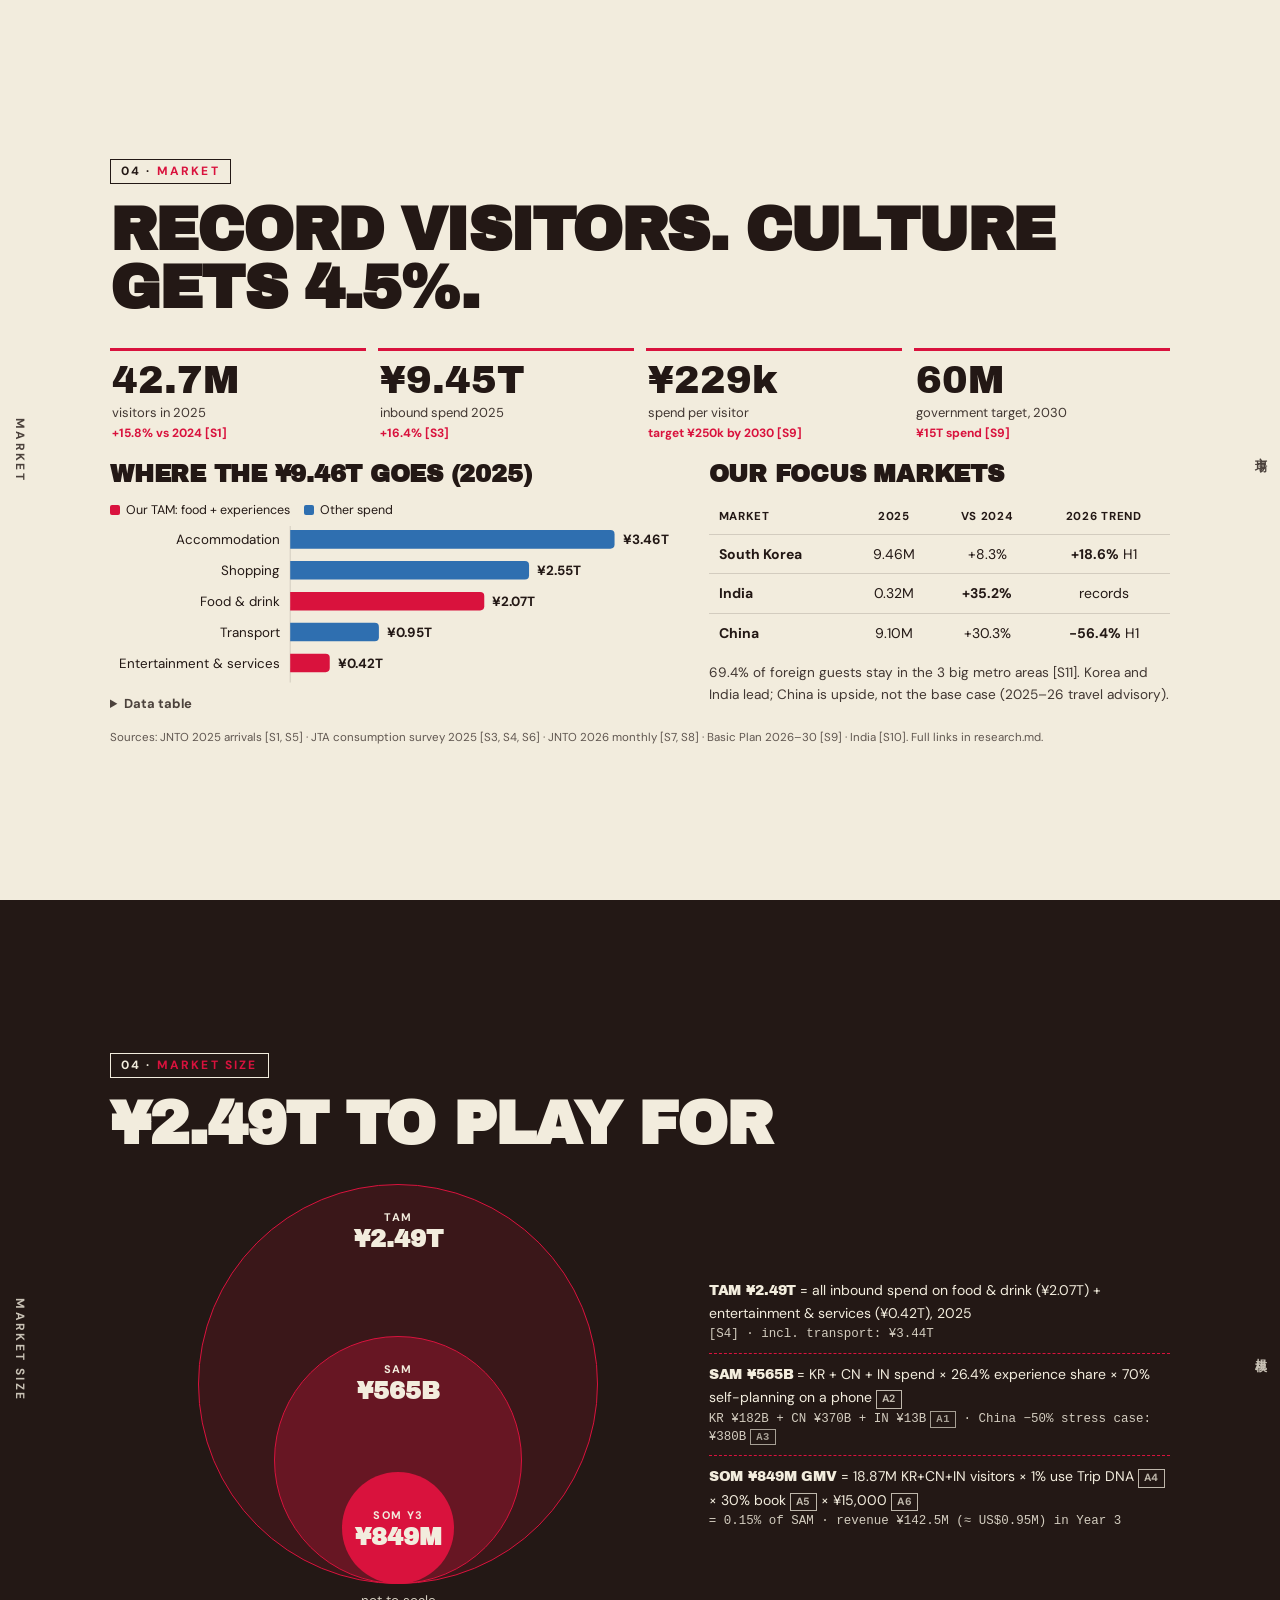
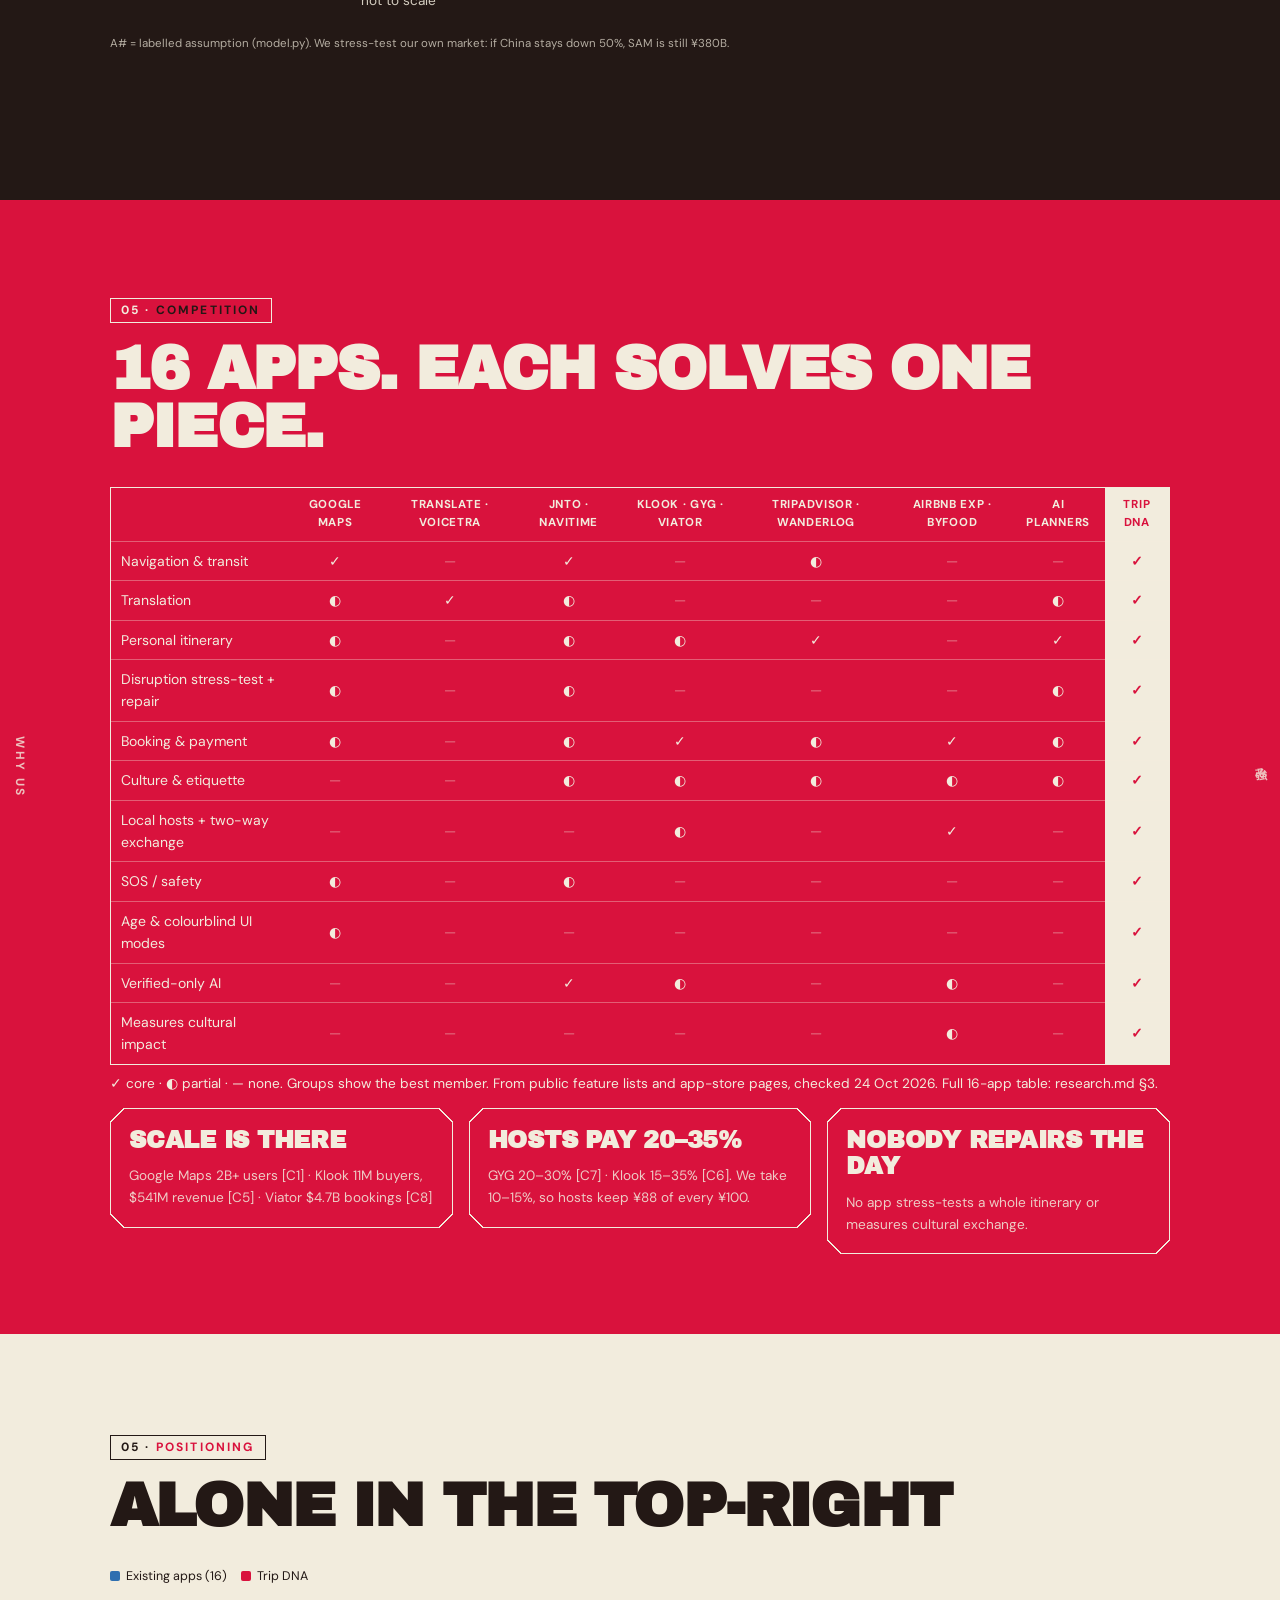
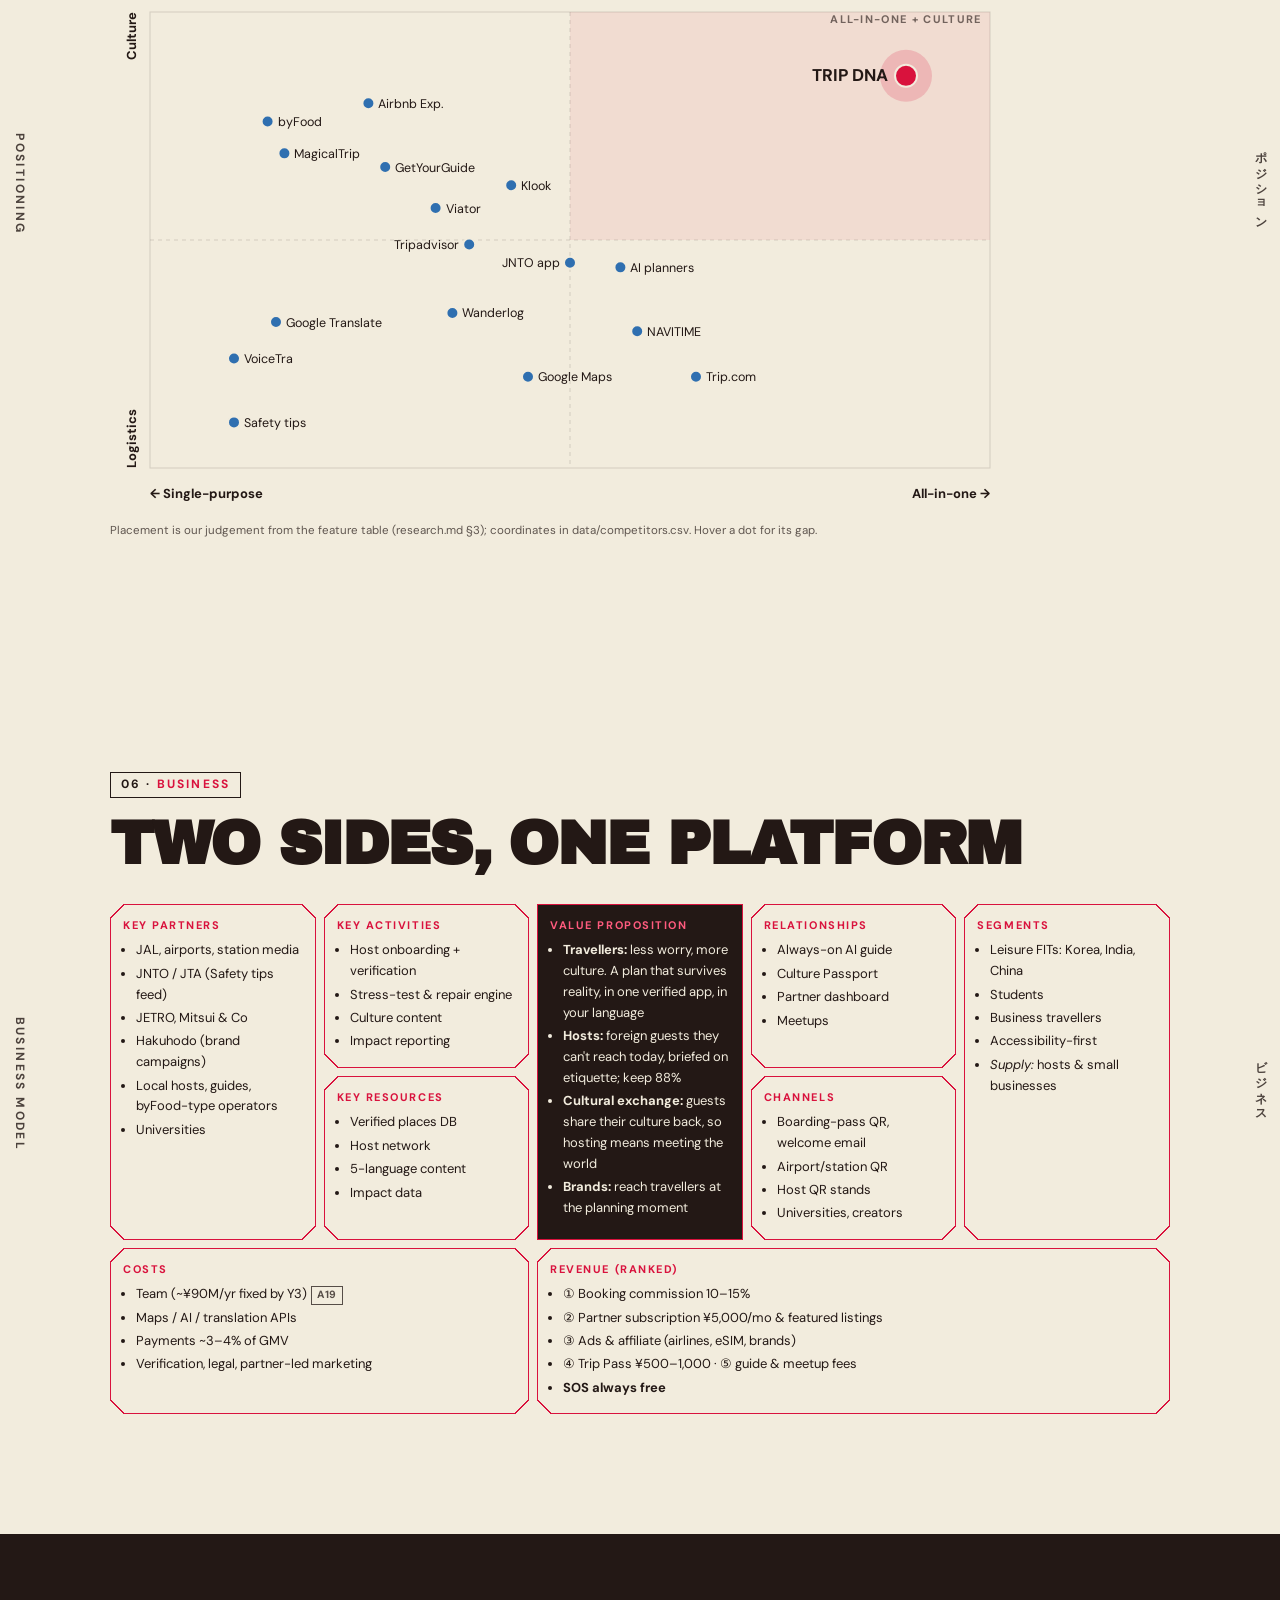
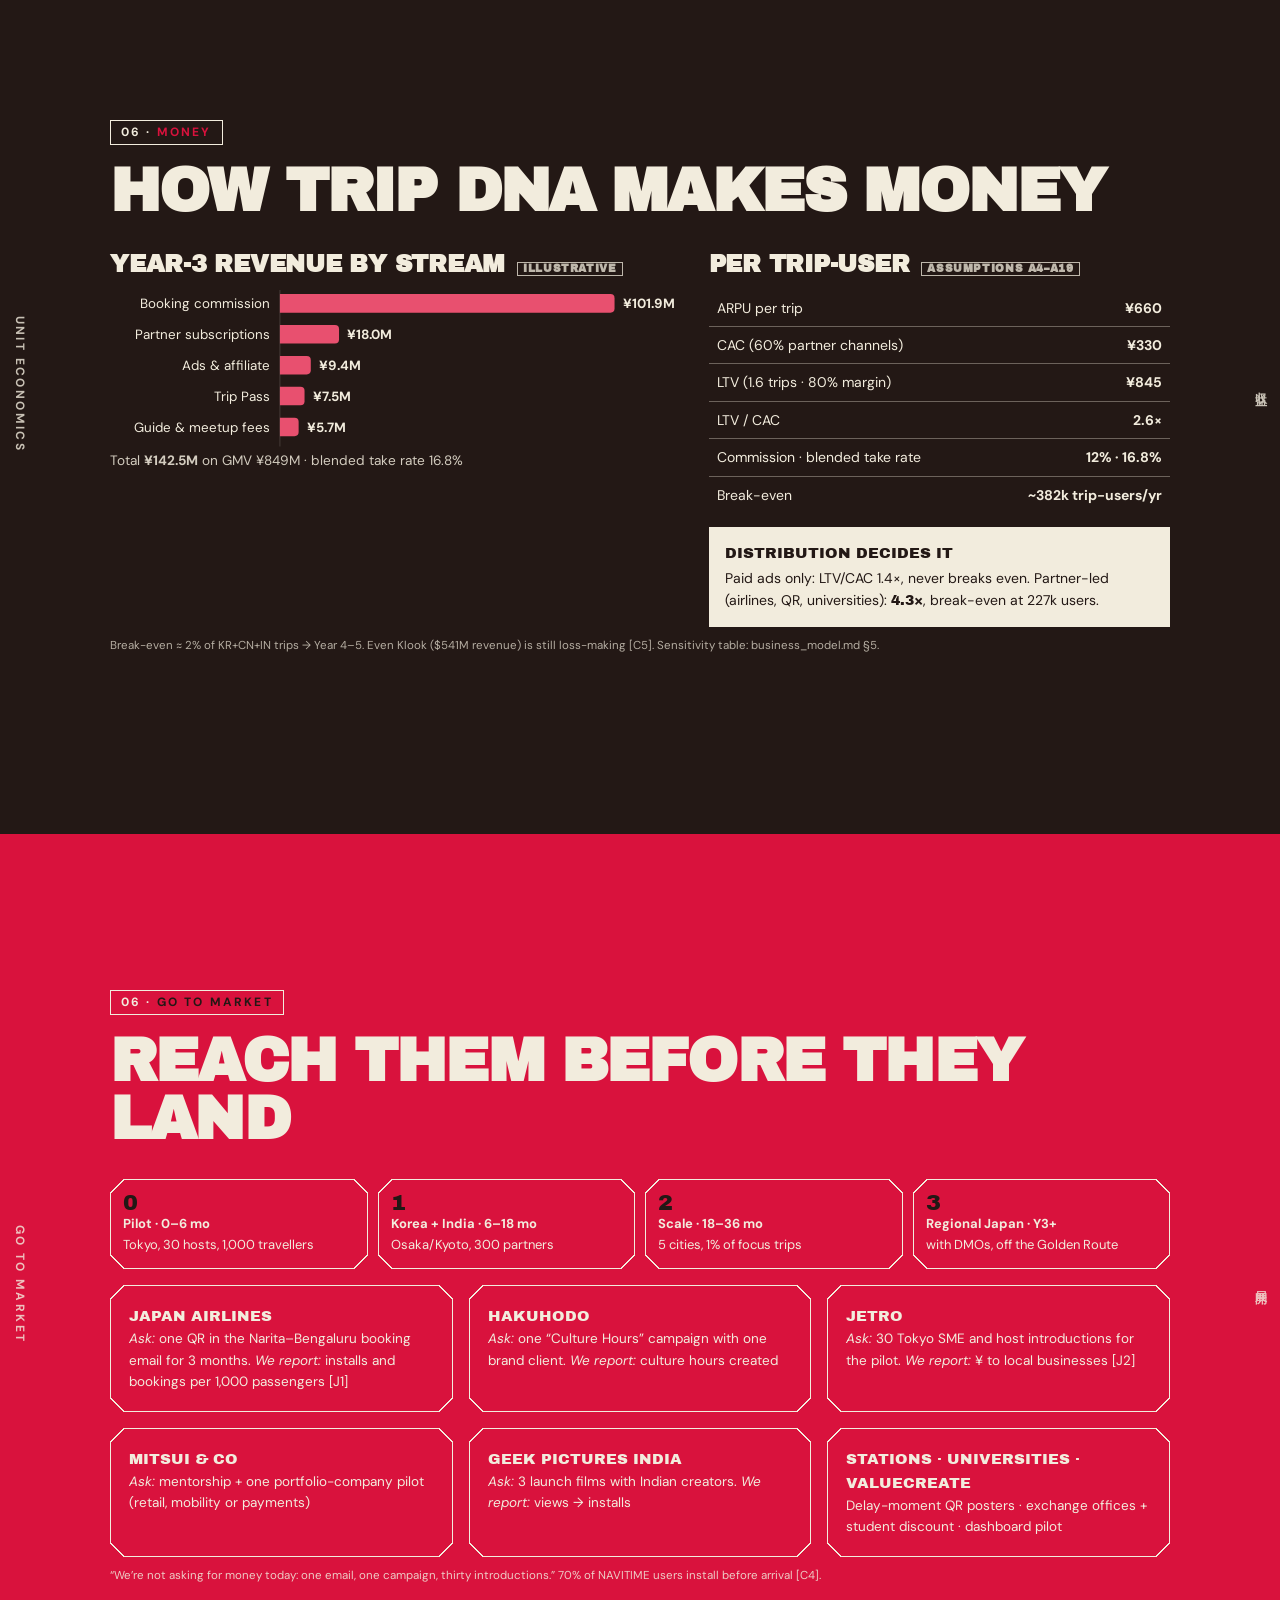
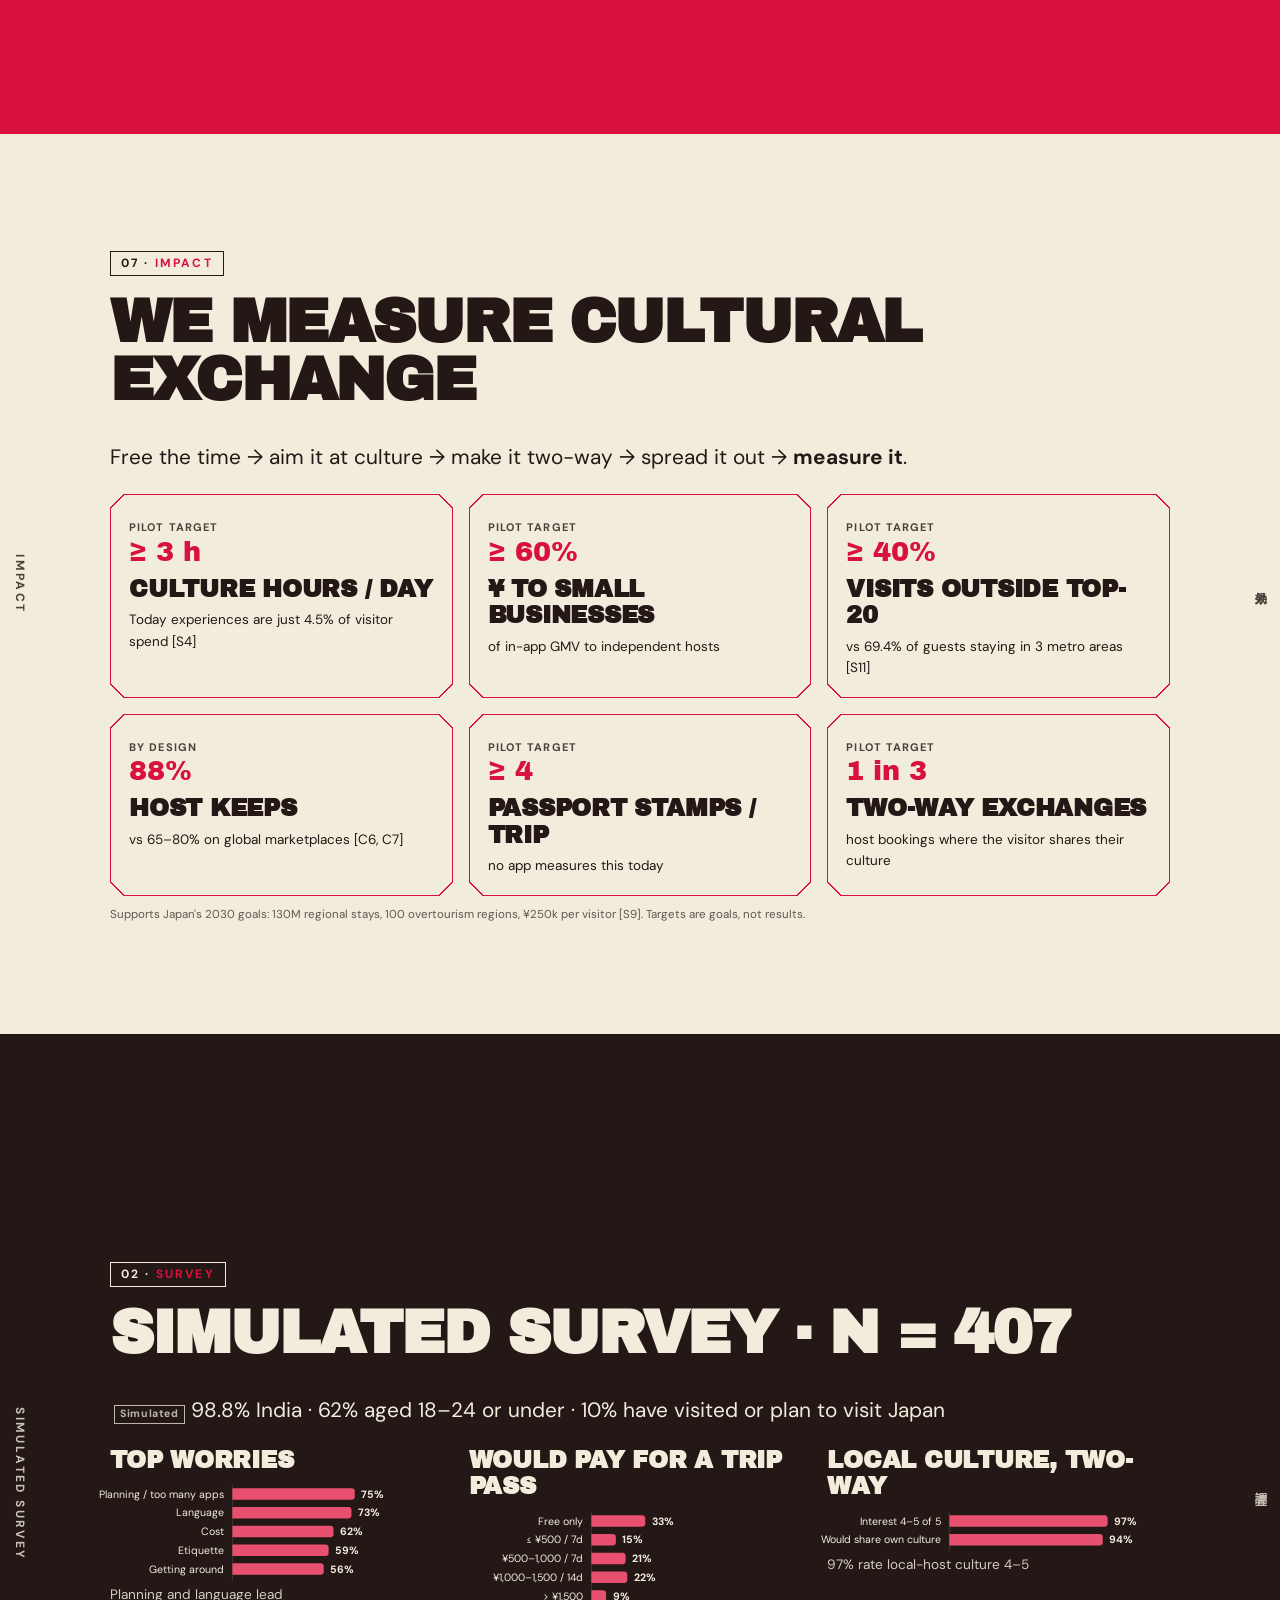
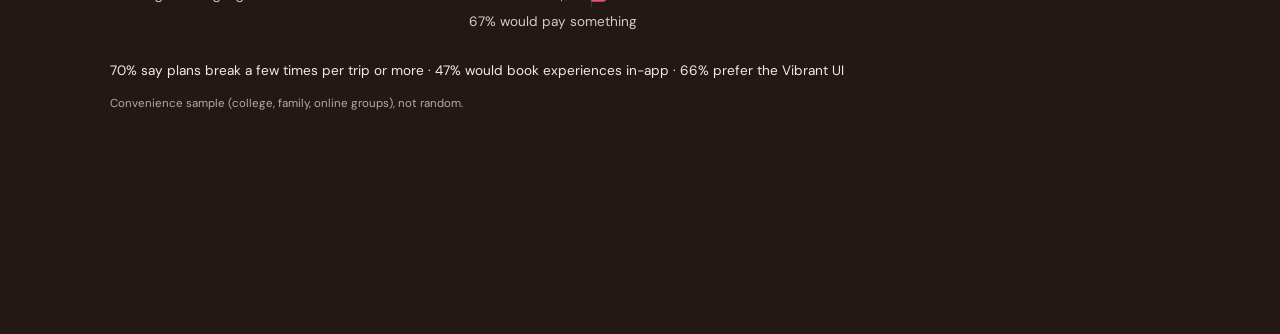
<file: business/ws3_slides.html>
<!doctype html>
<html lang="en">
<head>
<meta charset="utf-8">
<meta name="viewport" content="width=device-width,initial-scale=1,viewport-fit=cover">
<title>Trip DNA Business Slides</title>
<link rel="preconnect" href="https://fonts.googleapis.com"><link rel="preconnect" href="https://fonts.gstatic.com" crossorigin>
<link href="https://fonts.googleapis.com/css2?family=Archivo+Black&family=DM+Sans:wght@400;500;700&family=Noto+Sans+JP:wght@500;700&display=swap" rel="stylesheet">
<!--
  WS3 slides for the Trip DNA deck. Each <section class="sec"> drops straight into index.html
  (same classes as index_checkpoint1.html). Copy the "WS3 additions" CSS block and the WS3 <script> too.
  Numbers come from model.py -> data/*.json; sources are tagged [S#]/[C#]/[B#] (research.md), assumptions [A#].
-->
<style>
:root{--c:#D9123D;--cr:#F2ECDD;--ink:#231815;--sak:#f4a6b8;--gold:#E8B33E;--pbg:#F2ECDD;--pfg:#231815}
@media(prefers-color-scheme:dark){:root:not([data-theme=light]){--pbg:#231815;--pfg:#F2ECDD}}
:root[data-theme=dark]{--pbg:#231815;--pfg:#F2ECDD}
*{box-sizing:border-box}
html{scroll-behavior:smooth}
body{margin:0;background:var(--pbg);color:var(--pfg);overflow-x:hidden;font:16px/1.6 'DM Sans',sans-serif}
.h{font-family:'Archivo Black',sans-serif;text-transform:uppercase;letter-spacing:-.03em;line-height:.95;margin:0 0 .5em;overflow-wrap:anywhere}
h2.h{font-size:clamp(2rem,5.5vw,3.8rem)}h3.h{font-size:clamp(1.1rem,2.6vw,1.5rem);letter-spacing:-.01em;line-height:1.1}
p{margin:0 0 1em}
.lead{font-size:clamp(1.05rem,2.2vw,1.3rem);max-width:62ch}
small,.small{font-size:.85rem;opacity:.85}
.sec{position:relative;padding:96px 56px 80px;min-height:100vh;overflow:hidden;background:var(--bg);color:var(--fg);display:flex;flex-direction:column;justify-content:center}
.sec.red{--bg:#D9123D;--fg:#F2ECDD;--line:#F2ECDD;--alt:#231815}
.sec.cream{--bg:#F2ECDD;--fg:#231815;--line:#D9123D;--alt:#D9123D}
.sec.ink{--bg:#231815;--fg:#F2ECDD;--line:#D9123D;--alt:#D9123D}
.in{max-width:1060px;margin:0 auto;width:100%;position:relative;z-index:2}
.vl{position:absolute;top:50%;transform:translateY(-50%);writing-mode:vertical-rl;font-size:12px;font-weight:700;letter-spacing:.2em;white-space:nowrap;text-transform:uppercase;opacity:.8}
.kick{display:inline-block;font-size:12px;font-weight:700;letter-spacing:.18em;text-transform:uppercase;border:1px solid currentColor;padding:2px 10px;margin-bottom:18px}
.kick b{color:var(--alt)}
.sec.red .kick b{color:var(--ink)}
.fr{position:relative;border:1px solid var(--line);padding:18px;min-width:0}
.fr .n{position:absolute;width:14px;height:14px}
.n.tl{top:-1px;left:-1px;background:linear-gradient(135deg,var(--bg) 0 48%,var(--line) 48% 54%,transparent 54%)}
.n.tr{top:-1px;right:-1px;background:linear-gradient(225deg,var(--bg) 0 48%,var(--line) 48% 54%,transparent 54%)}
.n.br{bottom:-1px;right:-1px;background:linear-gradient(315deg,var(--bg) 0 48%,var(--line) 48% 54%,transparent 54%)}
.n.bl{bottom:-1px;left:-1px;background:linear-gradient(45deg,var(--bg) 0 48%,var(--line) 48% 54%,transparent 54%)}
.fr.fill{background:var(--fg);color:var(--bg)}
.fr.fill .n{display:none}
.fr p:last-child,.fr ul:last-child{margin-bottom:0}
.fr ul{margin:0;padding-left:1.1em}.fr li{margin:.2em 0}
.grid{display:grid;gap:16px;grid-template-columns:repeat(auto-fit,minmax(min(100%,240px),1fr))}
.g2{grid-template-columns:repeat(2,minmax(0,1fr))}
.g3{grid-template-columns:repeat(3,minmax(0,1fr))}
.big{font-family:'Archivo Black';font-size:clamp(2.4rem,6vw,3.6rem);line-height:1;color:var(--alt)}
.sec.red .big{color:var(--cr)}
.rv{opacity:0;transform:translateY(24px);transition:opacity .6s,transform .6s;transition-delay:var(--d,0s)}
.rv.vis{opacity:1;transform:none}
.bmc{display:grid;gap:8px;grid-template-columns:repeat(5,minmax(0,1fr));grid-template-areas:"kp ka vp cr cs" "kp kr vp ch cs" "co co rs rs rs"}
.bmc .fr{padding:12px;font-size:13px}
.bmc h4{margin:0 0 6px;font-size:11px;letter-spacing:.14em;text-transform:uppercase;color:var(--c)}
.bmc ul{padding-left:1em}
.tw{overflow-x:auto;border:1px solid var(--line);margin-top:8px}
table{border-collapse:collapse;width:100%;min-width:640px;font-size:14px}
th,td{padding:8px 10px;border-bottom:1px solid rgba(242,236,221,.35);text-align:center}
th:first-child,td:first-child{text-align:left}
thead th{font-size:11.5px;letter-spacing:.06em;text-transform:uppercase}
td.us,th.us{background:var(--cr);color:var(--c);font-weight:700}
tbody tr:last-child td{border-bottom:0}
.dim{opacity:.45}

/* ===== WS3 additions ===== */
.sec.cream{--s1:#D9123D;--s2:#2F6FB0;--grid:rgba(35,24,21,.14);--mut:rgba(35,24,21,.62)}
.sec.ink{--s1:#E8506F;--s2:#4A8AD0;--grid:rgba(242,236,221,.16);--mut:rgba(242,236,221,.66)}
.sec.cream table th,.sec.cream table td{border-bottom-color:rgba(35,24,21,.15)}
.src{font-size:11.5px;opacity:.7;margin-top:10px}
.src b{font-weight:700}
.kpis{display:grid;grid-template-columns:repeat(4,minmax(0,1fr));gap:12px;margin:8px 0 18px}
.kpi{border-top:3px solid var(--line);padding:10px 2px 0}
.kpi .v{font-family:'Archivo Black';font-size:clamp(1.6rem,3.6vw,2.4rem);line-height:1;font-variant-numeric:tabular-nums}
.kpi .l{font-size:13px;opacity:.85;margin-top:4px}
.kpi .d{font-size:12px;font-weight:700;color:var(--alt)}
.chart svg{display:block;width:100%;height:auto;overflow:visible}
.chart text{font-family:'DM Sans',sans-serif;fill:currentColor}
.chart .ax{stroke:var(--grid)}
.chart .mut{fill:var(--mut)}
.legend{display:flex;flex-wrap:wrap;gap:14px;font-size:12.5px;margin:4px 0 6px}
.legend i{display:inline-block;width:10px;height:10px;border-radius:2px;margin-right:6px;vertical-align:-1px}
.split{display:grid;grid-template-columns:1.25fr 1fr;gap:22px;align-items:start}
.tip{position:fixed;z-index:90;pointer-events:none;background:#231815;color:#F2ECDD;border:1px solid #D9123D;padding:7px 10px;font-size:12.5px;max-width:260px;line-height:1.4;opacity:0;transition:opacity .12s}
.tip b{display:block;font-size:13px}
.nest{position:relative;aspect-ratio:1;max-width:400px;width:100%;margin:0 auto}
.nest div{position:absolute;left:50%;bottom:0;transform:translateX(-50%);border-radius:50%;display:flex;flex-direction:column;align-items:center;justify-content:flex-start;text-align:center;padding-top:6%}
.nest .t{width:100%;height:100%;background:rgba(217,18,61,.12);border:1px solid var(--c)}
.nest .s{width:62%;height:62%;background:rgba(217,18,61,.28);border:1px solid var(--c)}
.nest .o{width:28%;height:28%;background:var(--c);color:#F2ECDD;justify-content:center;padding-top:0}
.nest b{font-family:'Archivo Black';font-size:clamp(1.1rem,2.4vw,1.5rem);line-height:1}
.nest span{font-size:11px;font-weight:700;letter-spacing:.12em;text-transform:uppercase}
.math{list-style:none;margin:0;padding:0;font-size:14px}
.math li{padding:9px 0;border-bottom:1px dashed var(--line)}
.math li:last-child{border-bottom:0}
.math b{font-family:'Archivo Black';font-weight:400;letter-spacing:-.01em}
.math code{font:12.5px/1.4 ui-monospace,Consolas,monospace;opacity:.85;display:block;margin-top:2px}
.asm{display:inline-block;font-size:10.5px;font-weight:700;letter-spacing:.06em;border:1px solid currentColor;padding:0 5px;margin-left:4px;opacity:.75}
.ue{width:100%;min-width:0;font-size:14px}
.ue td{text-align:left;padding:7px 8px}
.ue td:last-child{text-align:right;font-weight:700;font-variant-numeric:tabular-nums}
.callout{background:var(--fg);color:var(--bg);padding:14px 16px;margin-top:14px;font-size:14px}
.callout b{font-family:'Archivo Black';font-weight:400;text-transform:uppercase;font-size:15px;display:block;margin-bottom:2px}
.metric .v{font-family:'Archivo Black';font-size:1.7rem;line-height:1;color:var(--alt)}
.metric h3{margin:.4em 0 .3em}
.metric p{font-size:13.5px;margin:0 0 .4em}
.metric .tg{font-size:11px;font-weight:700;letter-spacing:.1em;text-transform:uppercase;opacity:.8}
.partner{font-size:13.5px}
.partner b{font-family:'Archivo Black';font-weight:400;font-size:15px;text-transform:uppercase;display:block}
.phase{display:grid;grid-template-columns:repeat(4,minmax(0,1fr));gap:10px;margin:6px 0 16px}
.phase .fr{padding:12px;font-size:13px}
.phase .no{font-family:'Archivo Black';color:var(--alt);font-size:1.4rem;line-height:1}
.pending{border:1px dashed var(--line);padding:22px;text-align:center;font-size:14px;opacity:.8}
details.data{margin-top:8px;font-size:13px}
details.data summary{cursor:pointer;font-weight:700;opacity:.8}
details.data table{min-width:0;font-size:12.5px}
@media(max-width:900px){
  .bmc{grid-template-columns:1fr 1fr;grid-template-areas:"vp vp" "cs cs" "ch cr" "kp ka" "kr kr" "rs rs" "co co"}
  .split,.g3{grid-template-columns:1fr}.kpis,.phase{grid-template-columns:1fr 1fr}
}
@media(max-width:600px){
  .sec{padding:84px 16px 70px}.vl{display:none}
  .g2,.bmc{grid-template-columns:1fr}
  .bmc{grid-template-areas:"vp" "cs" "ch" "cr" "rs" "kp" "ka" "kr" "co"}
}
@media(prefers-reduced-motion:reduce){*,*::before,*::after{animation:none!important;transition:none!important}.rv{opacity:1;transform:none}}
</style>
</head>
<body>
<div class="tip" id="tip" role="tooltip"></div>
<main>

<!-- ============ M1 MARKET ============ -->
<section class="sec cream" id="s-market" data-label="Market">
  <span class="vl" style="left:10px">Market</span><span class="vl" style="right:10px">市場</span>
  <div class="in">
    <span class="kick rv">04 · <b>Market</b></span>
    <h2 class="h rv">Record visitors. Culture gets 4.5%.</h2>
    <div class="kpis rv" style="--d:.05s">
      <div class="kpi"><div class="v">42.7M</div><div class="l">visitors in 2025</div><div class="d">+15.8% vs 2024 [S1]</div></div>
      <div class="kpi"><div class="v">¥9.45T</div><div class="l">inbound spend 2025</div><div class="d">+16.4% [S3]</div></div>
      <div class="kpi"><div class="v">¥229k</div><div class="l">spend per visitor</div><div class="d">target ¥250k by 2030 [S9]</div></div>
      <div class="kpi"><div class="v">60M</div><div class="l">government target, 2030</div><div class="d">¥15T spend [S9]</div></div>
    </div>
    <div class="split">
      <div class="rv" style="--d:.1s">
        <h3 class="h">Where the ¥9.46T goes (2025)</h3>
        <div class="legend"><span><i style="background:var(--s1)"></i>Our TAM: food + experiences</span><span><i style="background:var(--s2)"></i>Other spend</span></div>
        <div class="chart" id="ch-spend"></div>
        <details class="data"><summary>Data table</summary><div id="tb-spend"></div></details>
      </div>
      <div class="rv" style="--d:.15s">
        <h3 class="h">Our focus markets</h3>
        <div class="tw" style="border:0;margin:0">
          <table style="min-width:0">
            <thead><tr><th>Market</th><th>2025</th><th>vs 2024</th><th>2026 trend</th></tr></thead>
            <tbody>
              <tr><td><b>South Korea</b></td><td>9.46M</td><td>+8.3%</td><td><b>+18.6%</b> H1</td></tr>
              <tr><td><b>India</b></td><td>0.32M</td><td><b>+35.2%</b></td><td>records</td></tr>
              <tr><td><b>China</b></td><td>9.10M</td><td>+30.3%</td><td><b>−56.4%</b> H1</td></tr>
            </tbody>
          </table>
        </div>
        <p class="small" style="margin-top:10px">69.4% of foreign guests stay in the 3 big metro areas [S11]. Korea and India lead; China is upside, not the base case (2025–26 travel advisory).</p>
      </div>
    </div>
    <p class="src">Sources: JNTO 2025 arrivals [S1, S5] · JTA consumption survey 2025 [S3, S4, S6] · JNTO 2026 monthly [S7, S8] · Basic Plan 2026–30 [S9] · India [S10]. Full links in research.md.</p>
  </div>
</section>

<!-- ============ M2 TAM SAM SOM ============ -->
<section class="sec ink" id="s-size" data-label="Market size">
  <span class="vl" style="left:10px">Market size</span><span class="vl" style="right:10px">規模</span>
  <div class="in">
    <span class="kick rv">04 · <b>Market size</b></span>
    <h2 class="h rv">¥2.49T to play for</h2>
    <div class="split" style="align-items:center">
      <div class="rv" style="--d:.1s">
        <div class="nest" aria-label="TAM, SAM, SOM nested circles, not to scale">
          <div class="t"><span>TAM</span><b>¥2.49T</b></div>
          <div class="s"><span>SAM</span><b>¥565B</b></div>
          <div class="o"><span>SOM Y3</span><b>¥849M</b></div>
        </div>
        <p class="small" style="text-align:center;margin-top:6px">not to scale</p>
      </div>
      <ul class="math rv" style="--d:.15s">
        <li><b>TAM ¥2.49T</b> = all inbound spend on food & drink (¥2.07T) + entertainment & services (¥0.42T), 2025 <code>[S4] · incl. transport: ¥3.44T</code></li>
        <li><b>SAM ¥565B</b> = KR + CN + IN spend × 26.4% experience share × 70% self-planning on a phone<span class="asm">A2</span> <code>KR ¥182B + CN ¥370B + IN ¥13B<span class="asm">A1</span> · China −50% stress case: ¥380B<span class="asm">A3</span></code></li>
        <li><b>SOM ¥849M GMV</b> = 18.87M KR+CN+IN visitors × 1% use Trip DNA<span class="asm">A4</span> × 30% book<span class="asm">A5</span> × ¥15,000<span class="asm">A6</span> <code>= 0.15% of SAM · revenue ¥142.5M (≈ US$0.95M) in Year 3</code></li>
      </ul>
    </div>
    <p class="src">A# = labelled assumption (model.py). We stress-test our own market: if China stays down 50%, SAM is still ¥380B.</p>
  </div>
</section>

<!-- ============ M3 COMPETITOR TABLE ============ -->
<section class="sec red" id="s-compete" data-label="Why us">
  <span class="vl" style="left:10px">Why us</span><span class="vl" style="right:10px">強み</span>
  <div class="in">
    <span class="kick rv">05 · <b>Competition</b></span>
    <h2 class="h rv">16 apps. Each solves one piece.</h2>
    <div class="tw rv" style="--d:.1s">
      <table>
        <thead><tr><th></th><th>Google Maps</th><th>Translate · VoiceTra</th><th>JNTO · NAVITIME</th><th>Klook · GYG · Viator</th><th>Tripadvisor · Wanderlog</th><th>Airbnb Exp · byFood</th><th>AI planners</th><th class="us">Trip DNA</th></tr></thead>
        <tbody id="cmp"></tbody>
      </table>
    </div>
    <p class="small rv" style="--d:.15s;margin-top:8px">✓ core · ◐ partial · — none. Groups show the best member. From public feature lists and app-store pages, checked 24 Oct 2026. Full 16-app table: research.md §3.</p>
    <div class="grid g3" style="margin-top:12px">
      <div class="rv" style="--d:.2s"><div class="fr"><i class="n tl"></i><i class="n tr"></i><i class="n br"></i><i class="n bl"></i><h3 class="h">Scale is there</h3><p class="small">Google Maps 2B+ users [C1] · Klook 11M buyers, $541M revenue [C5] · Viator $4.7B bookings [C8]</p></div></div>
      <div class="rv" style="--d:.25s"><div class="fr"><i class="n tl"></i><i class="n tr"></i><i class="n br"></i><i class="n bl"></i><h3 class="h">Hosts pay 20–35%</h3><p class="small">GYG 20–30% [C7] · Klook 15–35% [C6]. We take 10–15%, so hosts keep ¥88 of every ¥100.</p></div></div>
      <div class="rv" style="--d:.3s"><div class="fr"><i class="n tl"></i><i class="n tr"></i><i class="n br"></i><i class="n bl"></i><h3 class="h">Nobody repairs the day</h3><p class="small">No app stress-tests a whole itinerary or measures cultural exchange.</p></div></div>
    </div>
  </div>
</section>

<!-- ============ M4 POSITIONING MAP ============ -->
<section class="sec cream" id="s-map" data-label="Positioning">
  <span class="vl" style="left:10px">Positioning</span><span class="vl" style="right:10px">ポジション</span>
  <div class="in">
    <span class="kick rv">05 · <b>Positioning</b></span>
    <h2 class="h rv">Alone in the top-right</h2>
    <div class="legend rv"><span><i style="background:var(--s2)"></i>Existing apps (16)</span><span><i style="background:var(--s1)"></i>Trip DNA</span></div>
    <div class="chart rv" id="ch-map" style="--d:.1s;max-width:900px"></div>
    <p class="src">Placement is our judgement from the feature table (research.md §3); coordinates in data/competitors.csv. Hover a dot for its gap.</p>
  </div>
</section>

<!-- ============ M5 BMC ============ -->
<section class="sec cream" id="s-business" data-label="Business model">
  <span class="vl" style="left:10px">Business model</span><span class="vl" style="right:10px">ビジネス</span>
  <div class="in">
    <span class="kick rv">06 · <b>Business</b></span>
    <h2 class="h rv">Two sides, one platform</h2>
    <div class="bmc rv" style="--d:.1s">
      <div class="fr" style="grid-area:kp"><i class="n tl"></i><i class="n tr"></i><i class="n br"></i><i class="n bl"></i><h4>Key partners</h4><ul><li>JAL, airports, station media</li><li>JNTO / JTA (Safety tips feed)</li><li>JETRO, Mitsui &amp; Co</li><li>Hakuhodo (brand campaigns)</li><li>Local hosts, guides, byFood-type operators</li><li>Universities</li></ul></div>
      <div class="fr" style="grid-area:ka"><i class="n tl"></i><i class="n tr"></i><i class="n br"></i><i class="n bl"></i><h4>Key activities</h4><ul><li>Host onboarding + verification</li><li>Stress-test &amp; repair engine</li><li>Culture content</li><li>Impact reporting</li></ul></div>
      <div class="fr" style="grid-area:kr"><i class="n tl"></i><i class="n tr"></i><i class="n br"></i><i class="n bl"></i><h4>Key resources</h4><ul><li>Verified places DB</li><li>Host network</li><li>5-language content</li><li>Impact data</li></ul></div>
      <div class="fr fill" style="grid-area:vp"><h4 style="color:#ff5b7e">Value proposition</h4><ul><li><b>Travellers:</b> less worry, more culture. A plan that survives reality, in one verified app, in your language</li><li><b>Hosts:</b> foreign guests they can't reach today, briefed on etiquette; keep 88%</li><li><b>Cultural exchange:</b> guests share their culture back, so hosting means meeting the world</li><li><b>Brands:</b> reach travellers at the planning moment</li></ul></div>
      <div class="fr" style="grid-area:cr"><i class="n tl"></i><i class="n tr"></i><i class="n br"></i><i class="n bl"></i><h4>Relationships</h4><ul><li>Always-on AI guide</li><li>Culture Passport</li><li>Partner dashboard</li><li>Meetups</li></ul></div>
      <div class="fr" style="grid-area:ch"><i class="n tl"></i><i class="n tr"></i><i class="n br"></i><i class="n bl"></i><h4>Channels</h4><ul><li>Boarding-pass QR, welcome email</li><li>Airport/station QR</li><li>Host QR stands</li><li>Universities, creators</li></ul></div>
      <div class="fr" style="grid-area:cs"><i class="n tl"></i><i class="n tr"></i><i class="n br"></i><i class="n bl"></i><h4>Segments</h4><ul><li>Leisure FITs: Korea, India, China</li><li>Students</li><li>Business travellers</li><li>Accessibility-first</li><li><i>Supply:</i> hosts &amp; small businesses</li></ul></div>
      <div class="fr" style="grid-area:co"><i class="n tl"></i><i class="n tr"></i><i class="n br"></i><i class="n bl"></i><h4>Costs</h4><ul><li>Team (~¥90M/yr fixed by Y3)<span class="asm">A19</span></li><li>Maps / AI / translation APIs</li><li>Payments ~3–4% of GMV</li><li>Verification, legal, partner-led marketing</li></ul></div>
      <div class="fr" style="grid-area:rs"><i class="n tl"></i><i class="n tr"></i><i class="n br"></i><i class="n bl"></i><h4>Revenue (ranked)</h4><ul><li>① Booking commission 10–15%</li><li>② Partner subscription ¥5,000/mo &amp; featured listings</li><li>③ Ads &amp; affiliate (airlines, eSIM, brands)</li><li>④ Trip Pass ¥500–1,000 · ⑤ guide &amp; meetup fees</li><li><b>SOS always free</b></li></ul></div>
    </div>
  </div>
</section>

<!-- ============ M6 REVENUE + UNIT ECONOMICS ============ -->
<section class="sec ink" id="s-money" data-label="Unit economics">
  <span class="vl" style="left:10px">Unit economics</span><span class="vl" style="right:10px">収益</span>
  <div class="in">
    <span class="kick rv">06 · <b>Money</b></span>
    <h2 class="h rv">How Trip DNA makes money</h2>
    <div class="split">
      <div class="rv" style="--d:.1s">
        <h3 class="h">Year-3 revenue by stream <span class="asm">illustrative</span></h3>
        <div class="chart" id="ch-rev"></div>
        <p class="small">Total <b>¥142.5M</b> on GMV ¥849M · blended take rate 16.8%</p>
      </div>
      <div class="rv" style="--d:.15s">
        <h3 class="h">Per trip-user <span class="asm">assumptions A4–A19</span></h3>
        <table class="ue">
          <tbody>
            <tr><td>ARPU per trip</td><td>¥660</td></tr>
            <tr><td>CAC (60% partner channels)</td><td>¥330</td></tr>
            <tr><td>LTV (1.6 trips · 80% margin)</td><td>¥845</td></tr>
            <tr><td>LTV / CAC</td><td>2.6×</td></tr>
            <tr><td>Commission · blended take rate</td><td>12% · 16.8%</td></tr>
            <tr><td>Break-even</td><td>~382k trip-users/yr</td></tr>
          </tbody>
        </table>
        <div class="callout"><b>Distribution decides it</b>Paid ads only: LTV/CAC 1.4×, never breaks even. Partner-led (airlines, QR, universities): <b style="display:inline;font-size:inherit">4.3×</b>, break-even at 227k users.</div>
      </div>
    </div>
    <p class="src">Break-even ≈ 2% of KR+CN+IN trips → Year 4–5. Even Klook ($541M revenue) is still loss-making [C5]. Sensitivity table: business_model.md §5.</p>
  </div>
</section>

<!-- ============ M7 GTM + PARTNERS ============ -->
<section class="sec red" id="s-gtm" data-label="Go to market">
  <span class="vl" style="left:10px">Go to market</span><span class="vl" style="right:10px">展開</span>
  <div class="in">
    <span class="kick rv">06 · <b>Go to market</b></span>
    <h2 class="h rv">Reach them before they land</h2>
    <div class="phase rv" style="--d:.1s">
      <div class="fr"><i class="n tl"></i><i class="n tr"></i><i class="n br"></i><i class="n bl"></i><div class="no">0</div><b>Pilot · 0–6 mo</b><br>Tokyo, 30 hosts, 1,000 travellers</div>
      <div class="fr"><i class="n tl"></i><i class="n tr"></i><i class="n br"></i><i class="n bl"></i><div class="no">1</div><b>Korea + India · 6–18 mo</b><br>Osaka/Kyoto, 300 partners</div>
      <div class="fr"><i class="n tl"></i><i class="n tr"></i><i class="n br"></i><i class="n bl"></i><div class="no">2</div><b>Scale · 18–36 mo</b><br>5 cities, 1% of focus trips</div>
      <div class="fr"><i class="n tl"></i><i class="n tr"></i><i class="n br"></i><i class="n bl"></i><div class="no">3</div><b>Regional Japan · Y3+</b><br>with DMOs, off the Golden Route</div>
    </div>
    <div class="grid g3 rv" style="--d:.15s">
      <div class="fr partner"><i class="n tl"></i><i class="n tr"></i><i class="n br"></i><i class="n bl"></i><b>Japan Airlines</b><i>Ask:</i> one QR in the Narita–Bengaluru booking email for 3 months. <i>We report:</i> installs and bookings per 1,000 passengers [J1]</div>
      <div class="fr partner"><i class="n tl"></i><i class="n tr"></i><i class="n br"></i><i class="n bl"></i><b>Hakuhodo</b><i>Ask:</i> one “Culture Hours” campaign with one brand client. <i>We report:</i> culture hours created</div>
      <div class="fr partner"><i class="n tl"></i><i class="n tr"></i><i class="n br"></i><i class="n bl"></i><b>JETRO</b><i>Ask:</i> 30 Tokyo SME and host introductions for the pilot. <i>We report:</i> ¥ to local businesses [J2]</div>
      <div class="fr partner"><i class="n tl"></i><i class="n tr"></i><i class="n br"></i><i class="n bl"></i><b>Mitsui &amp; Co</b><i>Ask:</i> mentorship + one portfolio-company pilot (retail, mobility or payments)</div>
      <div class="fr partner"><i class="n tl"></i><i class="n tr"></i><i class="n br"></i><i class="n bl"></i><b>Geek Pictures India</b><i>Ask:</i> 3 launch films with Indian creators. <i>We report:</i> views → installs</div>
      <div class="fr partner"><i class="n tl"></i><i class="n tr"></i><i class="n br"></i><i class="n bl"></i><b>Stations · universities · ValueCreate</b>Delay-moment QR posters · exchange offices + student discount · dashboard pilot</div>
    </div>
    <p class="src" style="opacity:.85">“We’re not asking for money today: one email, one campaign, thirty introductions.” 70% of NAVITIME users install before arrival [C4].</p>
  </div>
</section>

<!-- ============ M8 IMPACT ============ -->
<section class="sec cream" id="s-impact" data-label="Impact">
  <span class="vl" style="left:10px">Impact</span><span class="vl" style="right:10px">効果</span>
  <div class="in">
    <span class="kick rv">07 · <b>Impact</b></span>
    <h2 class="h rv">We measure cultural exchange</h2>
    <p class="lead rv">Free the time → aim it at culture → make it two-way → spread it out → <b>measure it</b>.</p>
    <div class="grid g3 rv" style="--d:.1s">
      <div class="fr metric"><i class="n tl"></i><i class="n tr"></i><i class="n br"></i><i class="n bl"></i><span class="tg">Pilot target</span><div class="v">≥ 3 h</div><h3 class="h">Culture hours / day</h3><p>Today experiences are just 4.5% of visitor spend [S4]</p></div>
      <div class="fr metric"><i class="n tl"></i><i class="n tr"></i><i class="n br"></i><i class="n bl"></i><span class="tg">Pilot target</span><div class="v">≥ 60%</div><h3 class="h">¥ to small businesses</h3><p>of in-app GMV to independent hosts</p></div>
      <div class="fr metric"><i class="n tl"></i><i class="n tr"></i><i class="n br"></i><i class="n bl"></i><span class="tg">Pilot target</span><div class="v">≥ 40%</div><h3 class="h">Visits outside top-20</h3><p>vs 69.4% of guests staying in 3 metro areas [S11]</p></div>
      <div class="fr metric"><i class="n tl"></i><i class="n tr"></i><i class="n br"></i><i class="n bl"></i><span class="tg">By design</span><div class="v">88%</div><h3 class="h">Host keeps</h3><p>vs 65–80% on global marketplaces [C6, C7]</p></div>
      <div class="fr metric"><i class="n tl"></i><i class="n tr"></i><i class="n br"></i><i class="n bl"></i><span class="tg">Pilot target</span><div class="v">≥ 4</div><h3 class="h">Passport stamps / trip</h3><p>no app measures this today</p></div>
      <div class="fr metric"><i class="n tl"></i><i class="n tr"></i><i class="n br"></i><i class="n bl"></i><span class="tg">Pilot target</span><div class="v">1 in 3</div><h3 class="h">Two-way exchanges</h3><p>host bookings where the visitor shares their culture</p></div>
    </div>
    <p class="src">Supports Japan's 2030 goals: 130M regional stays, 100 overtourism regions, ¥250k per visitor [S9]. Targets are goals, not results.</p>
  </div>
</section>

<!-- ============ M9 SURVEY ============ -->
<section class="sec ink" id="s-survey" data-label="Survey">
  <span class="vl" style="left:10px">Simulated survey</span><span class="vl" style="right:10px">調査</span>
  <div class="in">
    <span class="kick rv">02 · <b>Survey</b></span>
    <h2 class="h rv" id="sv-title">What travellers told us</h2>
    <p class="lead rv" id="sv-n"></p>
    <div class="grid g3 rv" style="--d:.1s" id="sv-charts"></div>
    <p class="small rv" id="sv-sup" style="--d:.15s;margin-top:14px"></p>
    <p class="src" id="sv-src">Convenience sample (college, family, online groups), not random. </p>
  </div>
</section>

</main>

<script>
// ===== WS3 data (from model.py / research.md) =====
const SPEND = [ // ¥ trillion, 2025, JTA [S4]
  { k: "Accommodation", v: 3.4617, tam: false },
  { k: "Shopping", v: 2.5490, tam: false },
  { k: "Food & drink", v: 2.0711, tam: true },
  { k: "Transport", v: 0.9465, tam: false },
  { k: "Entertainment & services", v: 0.4218, tam: true },
];
const REV = [ // ¥ million, Year 3, model.py
  { k: "Booking commission", v: 101.9 },
  { k: "Partner subscriptions", v: 18.0 },
  { k: "Ads & affiliate", v: 9.4 },
  { k: "Trip Pass", v: 7.5 },
  { k: "Guide & meetup fees", v: 5.7 },
];
// x: single-purpose(0) -> all-in-one(10) · y: logistics(0) -> culture(10) · from data/competitors.csv
const MAP = [
  ["Google Maps", 4.5, 2, "Reroutes one journey, not your day; no etiquette or hosts", "r"],
  ["Google Translate", 1.5, 3.2, "Translates words, not meaning", "r"],
  ["VoiceTra", 1, 2.4, "Translation only, needs data", "r"],
  ["Safety tips", 1, 1, "Alerts only; doesn't re-plan your day", "r"],
  ["JNTO app", 5, 4.5, "Official info, no personal plan or booking", "l"],
  ["NAVITIME", 5.8, 3, "Transit-first; no whole-day repair or culture", "r"],
  ["Trip.com", 6.5, 2, "Books logistics, not culture", "r"],
  ["Klook", 4.3, 6.2, "Catalogue, not a plan; up to 35% host fee", "r"],
  ["GetYourGuide", 2.8, 6.6, "Western-first; host keeps 70–80%", "r"],
  ["Viator", 3.4, 5.7, "One booking at a time", "r"],
  ["Tripadvisor", 3.8, 4.9, "Reviews, not a plan that survives the day", "l"],
  ["Wanderlog", 3.6, 3.4, "Static plan breaks on the first delay", "r"],
  ["AI planners", 5.6, 4.4, "Can invent places; no live data or hosts", "r"],
  ["Airbnb Exp.", 2.6, 8, "One experience, not the trip", "r"],
  ["byFood", 1.4, 7.6, "Food only (a partner, not a threat)", "r"],
  ["MagicalTrip", 1.6, 6.9, "Single tours", "r"],
];
const CMP_ROWS = [ // order matches table header groups
  ["Navigation & transit", "✓—✓—◐——✓"],
  ["Translation", "◐✓◐———◐✓"],
  ["Personal itinerary", "◐—◐◐✓—✓✓"],
  ["Disruption stress-test + repair", "◐—◐———◐✓"],
  ["Booking & payment", "◐—◐✓◐✓◐✓"],
  ["Culture & etiquette", "——◐◐◐◐◐✓"],
  ["Local hosts + two-way exchange", "———◐—✓—✓"],
  ["SOS / safety", "◐—◐————✓"],
  ["Age & colourblind UI modes", "◐——————✓"],
  ["Verified-only AI", "——✓◐—◐—✓"],
  ["Measures cultural impact", "—————◐—✓"],
];
// Simulated survey (n=407), labelled on the slide. Source: data/survey_simulated.json.
const SURVEY = {"label": "Simulated", "title": "Simulated survey · n = 407", "n": 407, "line": "98.8% India · 62% aged 18–24 or under · 10% have visited or plan to visit Japan", "support": "70% say plans break a few times per trip or more · 47% would book experiences in-app · 66% prefer the Vibrant UI", "charts": [{"title": "Top worries", "rows": [{"k": "Planning / too many apps", "v": 75, "c": 305, "n": 406}, {"k": "Language", "v": 73, "c": 297, "n": 406}, {"k": "Cost", "v": 62, "c": 252, "n": 406}, {"k": "Etiquette", "v": 59, "c": 240, "n": 406}, {"k": "Getting around", "v": 56, "c": 228, "n": 406}], "headline": "Planning and language lead"}, {"title": "Would pay for a Trip Pass", "rows": [{"k": "Free only", "v": 33, "c": 134, "n": 407}, {"k": "≤ ¥500 / 7d", "v": 15, "c": 61, "n": 407}, {"k": "¥500–1,000 / 7d", "v": 21, "c": 85, "n": 407}, {"k": "¥1,000–1,500 / 14d", "v": 22, "c": 90, "n": 407}, {"k": "> ¥1,500", "v": 9, "c": 37, "n": 407}], "headline": "67% would pay something"}, {"title": "Local culture, two-way", "rows": [{"k": "Interest 4–5 of 5", "v": 97, "c": 395, "n": 407}, {"k": "Would share own culture", "v": 94, "c": 382, "n": 407}], "headline": "97% rate local-host culture 4–5"}]};

// ===== helpers =====
const tip = document.getElementById("tip");
function showTip(e, html) { tip.innerHTML = html; tip.style.opacity = 1; moveTip(e); }
function moveTip(e) {
  const x = Math.min(e.clientX + 14, innerWidth - 270), y = Math.min(e.clientY + 14, innerHeight - 90);
  tip.style.left = x + "px"; tip.style.top = y + "px";
}
function hideTip() { tip.style.opacity = 0; }
function bindTips(root) {
  root.querySelectorAll("[data-tip]").forEach(el => {
    el.addEventListener("pointerenter", e => showTip(e, el.dataset.tip));
    el.addEventListener("pointermove", moveTip);
    el.addEventListener("pointerleave", hideTip);
  });
}
const esc = s => String(s).replace(/[&<>"]/g, c => ({ "&": "&amp;", "<": "&lt;", ">": "&gt;", '"': "&quot;" })[c]);

// Horizontal bar chart: thin bars, 4px rounded data-end, 2px gaps, direct value labels, recessive axis.
function hbar(el, rows, { fmt, color, max, labelW = 170, w = 560, bh = 18, gap = 12 } = {}) {
  max = max || Math.max(...rows.map(r => r.v));
  const plotW = w - labelW - 70, h = rows.length * (bh + gap) + 6;
  let s = `<svg viewBox="0 0 ${w} ${h}" role="img" aria-label="bar chart">`;
  s += `<line class="ax" x1="${labelW}" x2="${labelW}" y1="0" y2="${h - 4}" stroke-width="1"/>`;
  rows.forEach((r, i) => {
    const y = i * (bh + gap) + 4, bw = Math.max(2, r.v / max * plotW), c = color(r);
    s += `<g data-tip="<b>${esc(r.k)}</b>${esc(fmt(r.v))}${r.note ? " · " + esc(r.note) : ""}">`;
    s += `<rect x="${labelW - 4}" y="${y - gap / 2}" width="${w - labelW + 4}" height="${bh + gap}" fill="transparent"/>`;
    s += `<text x="${labelW - 10}" y="${y + bh / 2 + 4.5}" text-anchor="end" font-size="13">${esc(r.k)}</text>`;
    s += `<path d="M${labelW},${y}h${bw - 4}a4,4 0 0 1 4,4v${bh - 8}a4,4 0 0 1 -4,4h${-(bw - 4)}z" fill="${c}"/>`;
    s += `<text x="${labelW + bw + 8}" y="${y + bh / 2 + 4.5}" font-size="13" font-weight="700">${esc(fmt(r.v))}</text></g>`;
  });
  el.innerHTML = s + "</svg>";
  bindTips(el);
}

// ===== M1 spend chart =====
const total = SPEND.reduce((a, r) => a + r.v, 0);
const css = n => getComputedStyle(document.getElementById("s-market")).getPropertyValue(n).trim();
hbar(document.getElementById("ch-spend"), SPEND.map(r => ({ ...r, note: (r.v / total * 100).toFixed(1) + "% of spend" })), {
  fmt: v => "¥" + v.toFixed(2) + "T", color: r => r.tam ? css("--s1") : css("--s2"), labelW: 175,
});
document.getElementById("tb-spend").innerHTML = "<table><thead><tr><th>Category</th><th>¥T</th><th>Share</th></tr></thead><tbody>" +
  SPEND.map(r => `<tr><td>${r.k}</td><td>${r.v.toFixed(4)}</td><td>${(r.v / total * 100).toFixed(1)}%</td></tr>`).join("") + "</tbody></table>";

// ===== M3 comparison table =====
document.getElementById("cmp").innerHTML = CMP_ROWS.map(([f, cells]) =>
  `<tr><td>${f}</td>${[...cells].map((c, i) => i === 7 ? `<td class="us">${c}</td>` : `<td class="${c === "—" ? "dim" : ""}">${c}</td>`).join("")}</tr>`).join("");

// ===== M4 positioning map =====
(function () {
  const el = document.getElementById("ch-map"), sec = document.getElementById("s-map");
  const s1 = getComputedStyle(sec).getPropertyValue("--s1").trim(), s2 = getComputedStyle(sec).getPropertyValue("--s2").trim();
  const W = 900, H = 520, L = 40, R = 20, T = 20, B = 44, pw = W - L - R, ph = H - T - B;
  const X = v => L + v / 10 * pw, Y = v => T + (10 - v) / 10 * ph;
  let s = `<svg viewBox="0 0 ${W} ${H}" role="img" aria-label="Positioning map: 16 competitors and Trip DNA">`;
  s += `<rect x="${X(5)}" y="${Y(10)}" width="${pw / 2}" height="${ph / 2}" fill="${s1}" opacity=".07"/>`;
  s += `<rect x="${L}" y="${T}" width="${pw}" height="${ph}" fill="none" class="ax" stroke-width="1"/>`;
  s += `<line class="ax" x1="${X(5)}" x2="${X(5)}" y1="${T}" y2="${T + ph}" stroke-dasharray="4 4"/>`;
  s += `<line class="ax" x1="${L}" x2="${L + pw}" y1="${Y(5)}" y2="${Y(5)}" stroke-dasharray="4 4"/>`;
  s += `<text x="${L}" y="${H - 14}" font-size="13" font-weight="700">← Single-purpose</text>`;
  s += `<text x="${L + pw}" y="${H - 14}" font-size="13" font-weight="700" text-anchor="end">All-in-one →</text>`;
  s += `<text transform="translate(${L - 14},${T + ph}) rotate(-90)" font-size="13" font-weight="700">Logistics</text>`;
  s += `<text transform="translate(${L - 14},${T}) rotate(-90)" font-size="13" font-weight="700" text-anchor="end">Culture</text>`;
  s += `<text x="${X(9.9)}" y="${Y(9.75)}" font-size="11" font-weight="700" letter-spacing=".12em" text-anchor="end" class="mut">ALL-IN-ONE + CULTURE</text>`;
  MAP.forEach(([n, x, y, gap, side]) => {
    const cx = X(x), cy = Y(y), dx = side === "l" ? -10 : 10;
    s += `<g data-tip="<b>${esc(n)}</b>${esc(gap)}"><circle cx="${cx}" cy="${cy}" r="16" fill="transparent"/>`;
    s += `<circle cx="${cx}" cy="${cy}" r="6" fill="${s2}" style="stroke:var(--bg)" stroke-width="2"/>`;
    s += `<text x="${cx + dx}" y="${cy + 4.5}" font-size="12.5" text-anchor="${side === "l" ? "end" : "start"}">${esc(n)}</text></g>`;
  });
  const tx = X(9), ty = Y(8.6);
  s += `<g data-tip="<b>Trip DNA</b>Plan → stress-test → repair · translate · book · culture · hosts · SOS · impact. Everything verifiable in one place.">`;
  s += `<circle cx="${tx}" cy="${ty}" r="26" fill="${s1}" opacity=".18"/><circle cx="${tx}" cy="${ty}" r="11" fill="${s1}" style="stroke:var(--bg)" stroke-width="2"/>`;
  s += `<text x="${tx - 18}" y="${ty + 5}" font-size="17" font-weight="700" text-anchor="end" font-family="Archivo Black">TRIP DNA</text></g>`;
  el.innerHTML = s + "</svg>";
  bindTips(el);
})();

// ===== M6 revenue chart =====
(function () {
  const sec = document.getElementById("s-money"), s1 = getComputedStyle(sec).getPropertyValue("--s1").trim();
  const t = REV.reduce((a, r) => a + r.v, 0);
  hbar(document.getElementById("ch-rev"), REV.map(r => ({ ...r, note: Math.round(r.v / t * 100) + "% of revenue" })), {
    fmt: v => "¥" + v.toFixed(1) + "M", color: () => s1, labelW: 165,
  });
})();

// ===== M9 survey =====
(function () {
  const box = document.getElementById("sv-charts"), n = document.getElementById("sv-n");
  if (!SURVEY) {
    n.textContent = "Survey live. Results land here at 07:00.";
    box.innerHTML = ["Top worries", "Willing to pay for a Trip Pass", "Interest in local culture"].map(t =>
      `<div class="pending"><b>${t}</b><br>waiting for responses</div>`).join("");
    return;
  }
  const sec = document.getElementById("s-survey"), s1 = getComputedStyle(sec).getPropertyValue("--s1").trim();
  if (SURVEY.title) document.getElementById("sv-title").textContent = SURVEY.title;
  n.innerHTML = (SURVEY.label ? `<span class="asm">${esc(SURVEY.label)}</span> ` : "") + (SURVEY.line ? esc(SURVEY.line)
    : `<b>n = ${SURVEY.n}</b> · ${SURVEY.countries} countries · ${SURVEY.visitedOrPlanning}% have visited or plan to visit Japan`);
  if (SURVEY.note) document.getElementById("sv-src").textContent = SURVEY.note;
  if (SURVEY.support) document.getElementById("sv-sup").textContent = SURVEY.support;
  box.innerHTML = SURVEY.charts.map((c, i) => `<div><h3 class="h">${esc(c.title)}</h3><div class="chart" id="svc${i}"></div><p class="small">${esc(c.headline || "")}</p></div>`).join("");
  SURVEY.charts.forEach((c, i) => hbar(document.getElementById("svc" + i), c.rows, {
    fmt: v => v + "%", color: () => s1, max: 100, labelW: 150, w: 420, bh: 14, gap: 9,
  }));
})();

// reveal on scroll
const io = new IntersectionObserver(es => es.forEach(e => { if (e.isIntersecting) { e.target.classList.add("vis"); io.unobserve(e.target); } }), { threshold: .12 });
document.querySelectorAll(".rv").forEach(el => io.observe(el));
// keyboard: arrow keys move between sections
const secs = [...document.querySelectorAll(".sec")];
addEventListener("keydown", e => {
  const cur = secs.findIndex(s => s.getBoundingClientRect().top > -innerHeight / 2);
  if (["ArrowRight", "ArrowDown", "PageDown"].includes(e.key)) { e.preventDefault(); secs[Math.min(secs.length - 1, cur + 1)].scrollIntoView(); }
  if (["ArrowLeft", "ArrowUp", "PageUp"].includes(e.key)) { e.preventDefault(); secs[Math.max(0, cur - 1)].scrollIntoView(); }
});
</script>
</body>
</html>
</file>
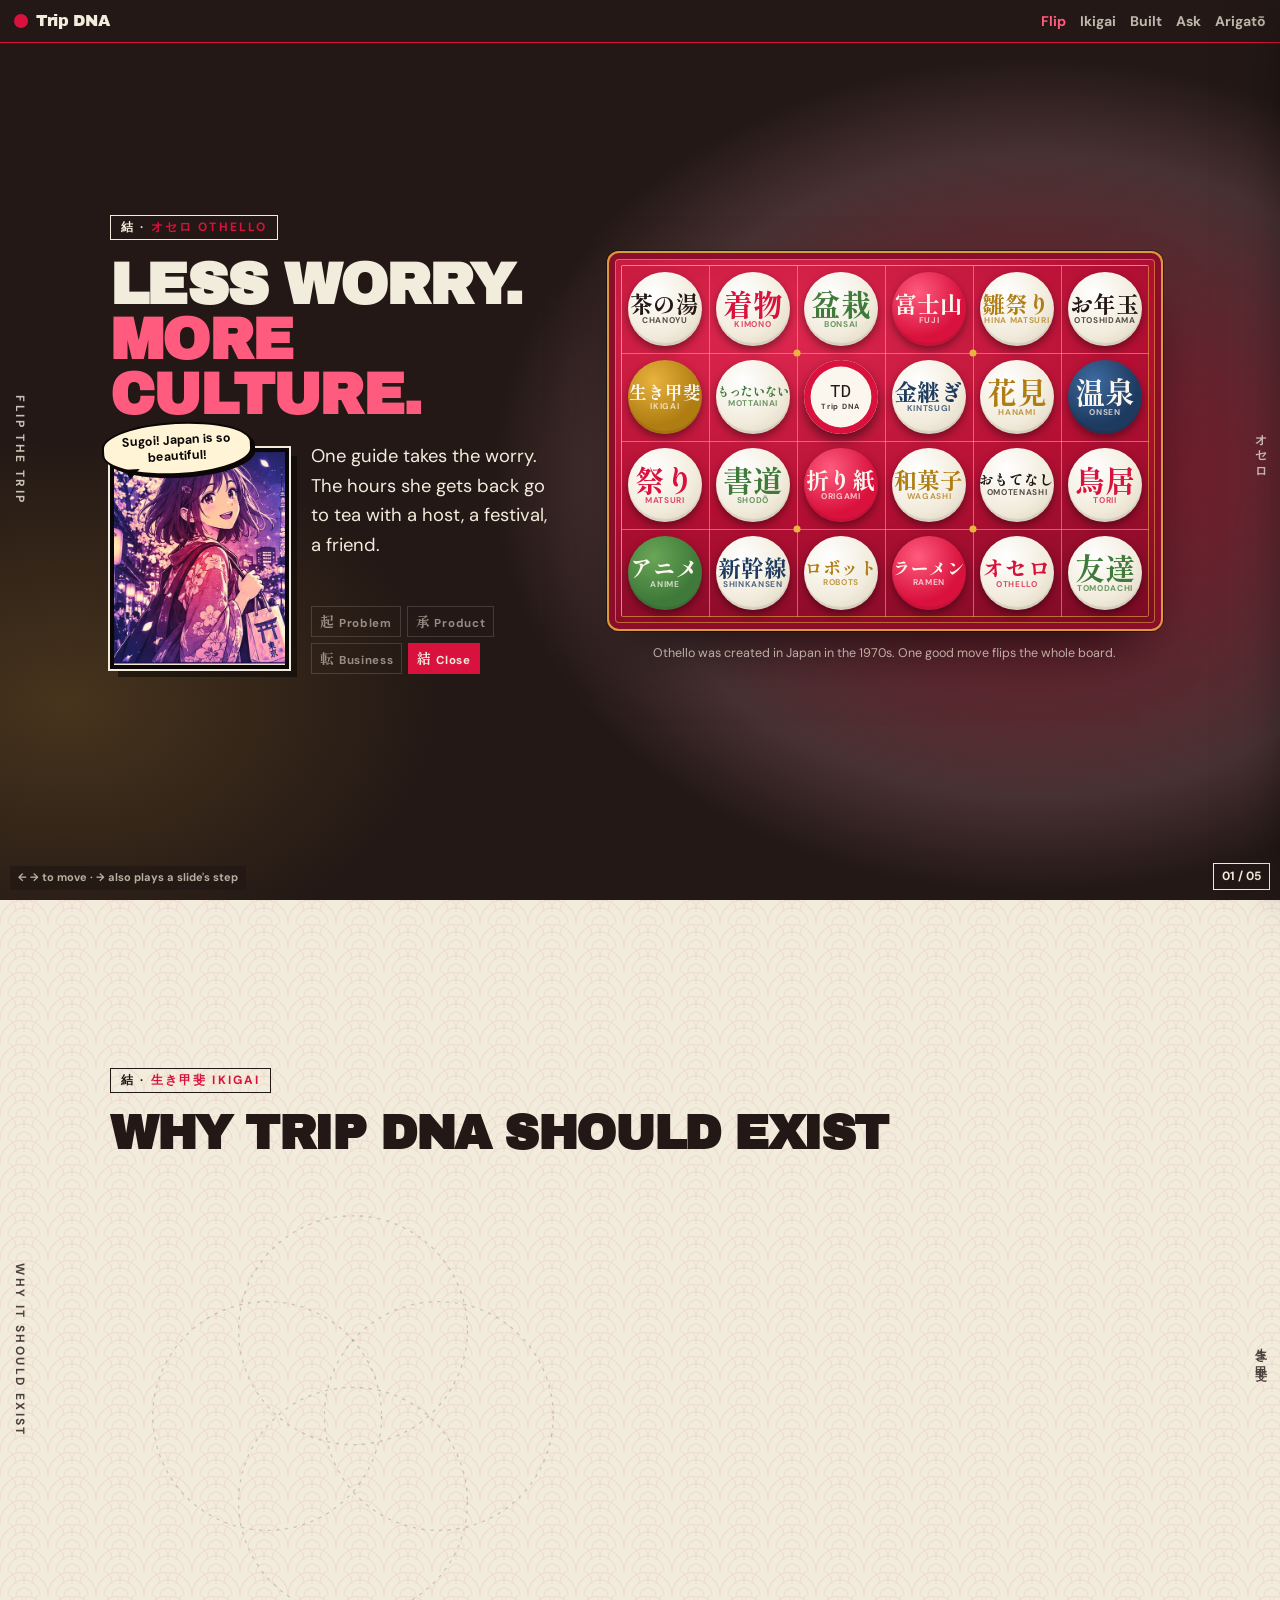
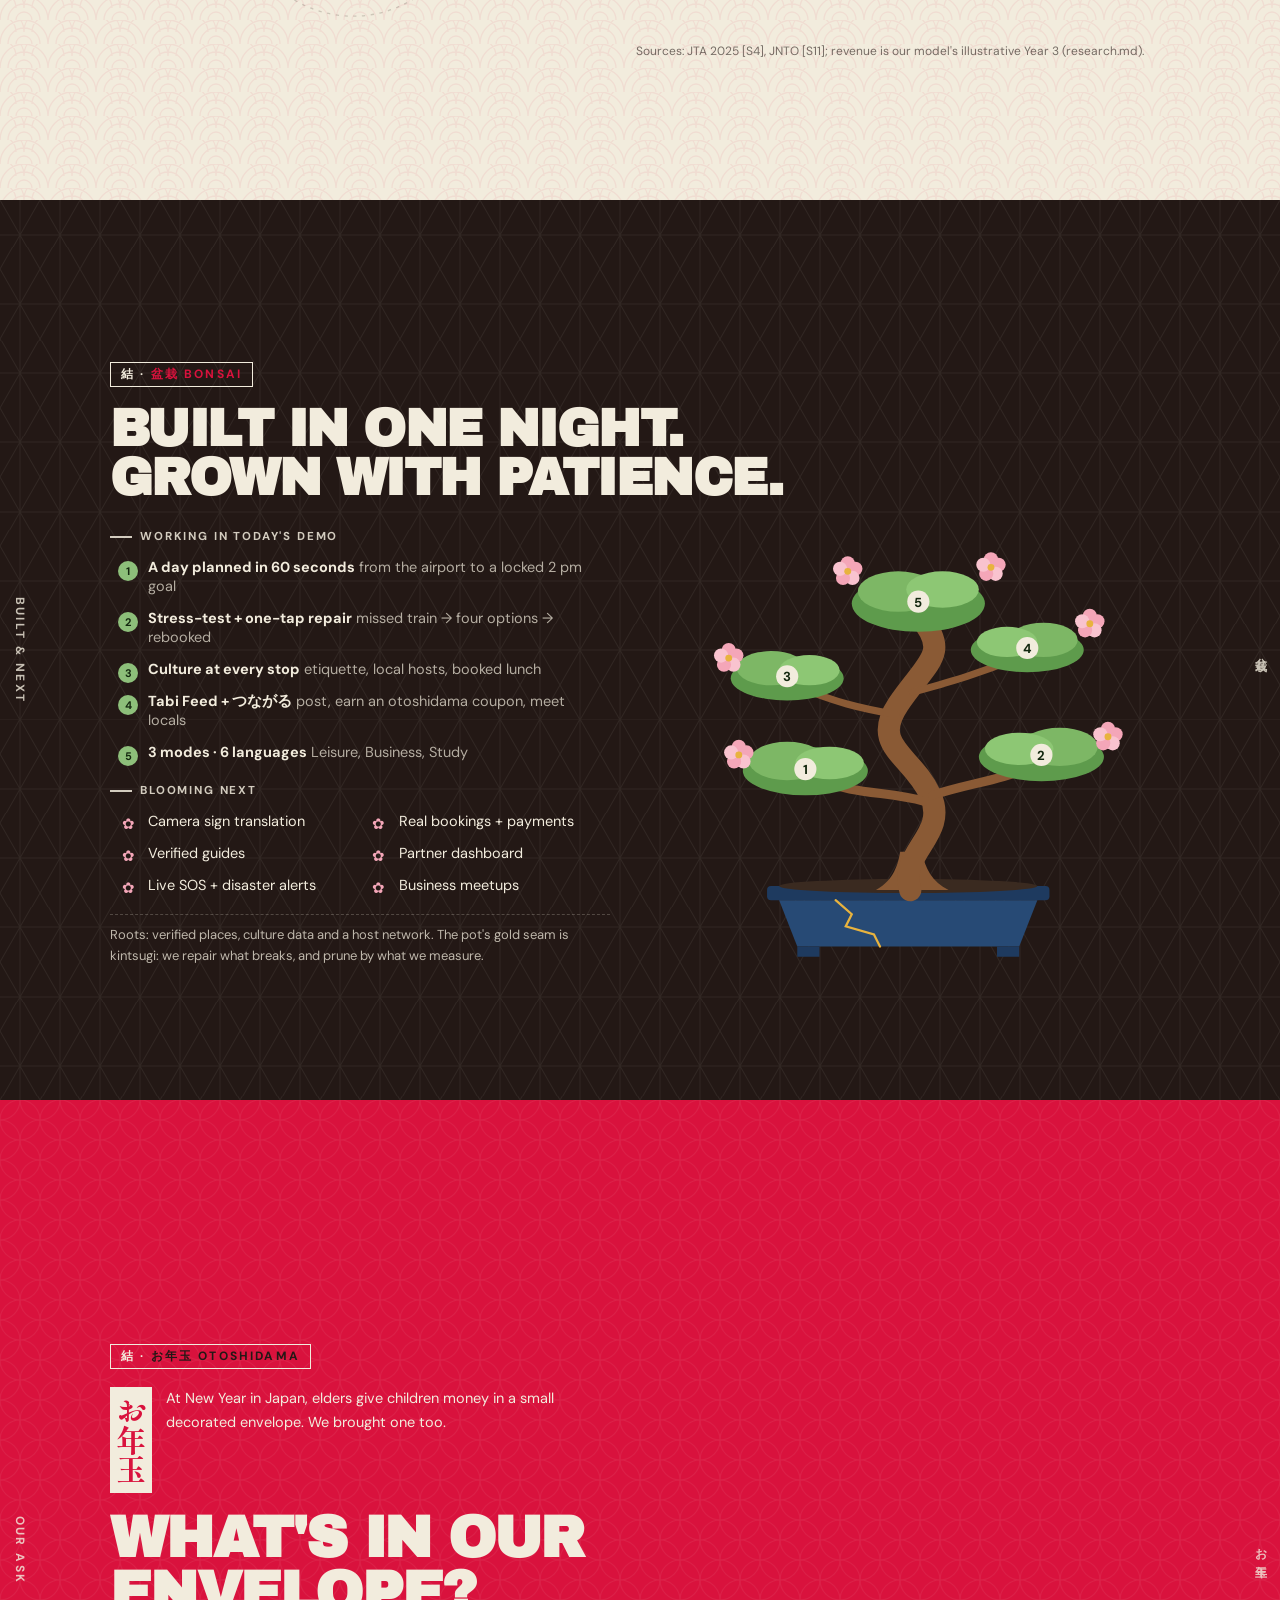
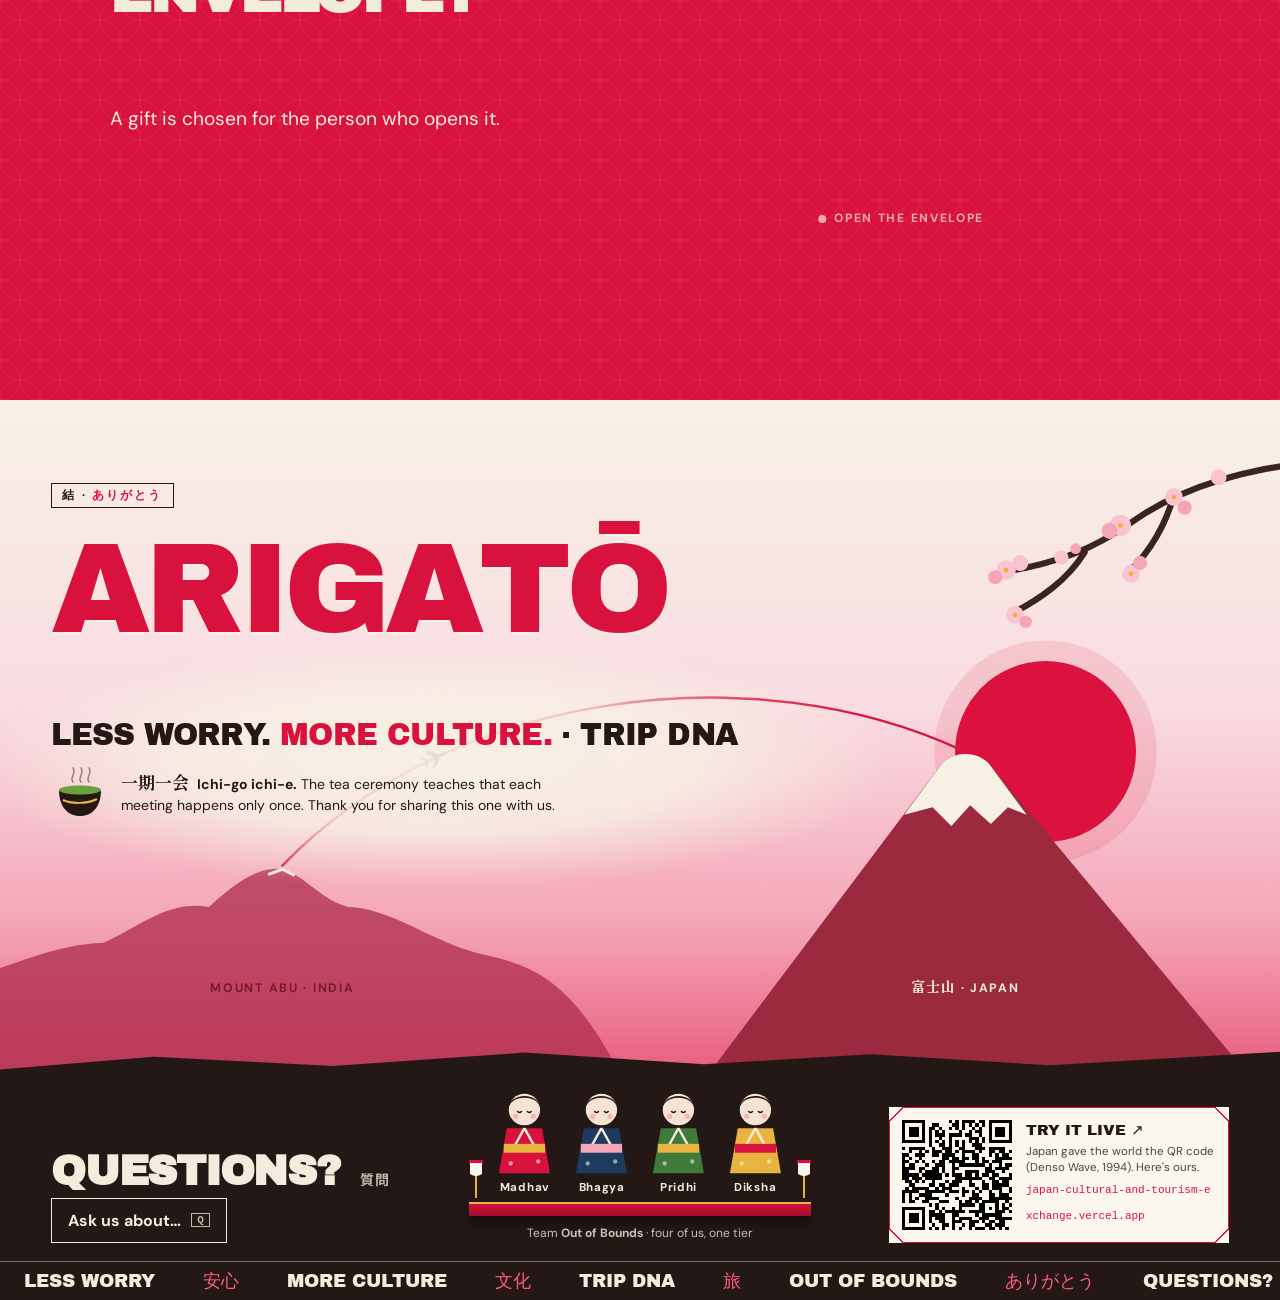
<file: finale/arigato.inline.html>
<!doctype html>
<html lang="en">
<head>
<meta charset="utf-8">
<meta name="viewport" content="width=device-width,initial-scale=1,viewport-fit=cover">
<title>Trip DNA Finale</title>
<link rel="preconnect" href="https://fonts.googleapis.com"><link rel="preconnect" href="https://fonts.gstatic.com" crossorigin>
<link href="https://fonts.googleapis.com/css2?family=Archivo+Black&family=DM+Sans:wght@400;500;700&family=Noto+Sans+JP:wght@500;700&family=Shippori+Mincho:wght@700;800&display=swap" rel="stylesheet">
<!--
  Part 4 · Arigatō (結 Ketsu): the finale of the Trip DNA deck.
  Five <section class="sec a4 …"> slides drop straight into the combined deck (same classes as index_checkpoint1.html / ws3_slides.html).
  To merge: copy the "Part 4 additions" CSS block, the five a4 sections, and the "Part 4 script" block. See SPEC.md §6.
  The "Deck base" blocks below exist only so this file runs on its own; the combined deck already has them.
-->
<style>
/* ===== Deck base (already in the combined deck; do not copy) ===== */
:root{--c:#D9123D;--cr:#F2ECDD;--ink:#231815;--sak:#f4a6b8;--gold:#E8B33E;--pbg:#F2ECDD;--pfg:#231815}
@media(prefers-color-scheme:dark){:root:not([data-theme=light]){--pbg:#231815;--pfg:#F2ECDD}}
:root[data-theme=dark]{--pbg:#231815;--pfg:#F2ECDD}
*{box-sizing:border-box}
html{scroll-behavior:smooth}
body{margin:0;background:var(--pbg);color:var(--pfg);overflow-x:hidden;font:16px/1.6 'DM Sans',sans-serif}
.jp{font-family:'Noto Sans JP',sans-serif;font-weight:700}
.h{font-family:'Archivo Black','Arial Black',sans-serif;text-transform:uppercase;letter-spacing:-.03em;line-height:.95;margin:0 0 .5em;overflow-wrap:anywhere}
h2.h{font-size:clamp(2rem,5.5vw,3.8rem)}h3.h{font-size:clamp(1.1rem,2.6vw,1.5rem);letter-spacing:-.01em;line-height:1.1}
p{margin:0 0 1em}
.lead{font-size:clamp(1.05rem,2.2vw,1.3rem);max-width:62ch}
small,.small{font-size:.85rem;opacity:.85}
header{position:fixed;top:0;left:0;right:0;z-index:50;background:var(--ink);color:var(--cr);border-bottom:1px solid var(--c);display:flex;flex-wrap:wrap;justify-content:space-between;align-items:center;gap:4px 16px;padding:8px 14px;font-size:14px}
header .brand{font-family:'Archivo Black','Arial Black',sans-serif;letter-spacing:-.02em;font-size:16px;display:flex;align-items:center;gap:8px}
header .brand i{width:14px;height:14px;border-radius:50%;background:var(--c);display:inline-block}
header nav{display:flex;flex-wrap:wrap;gap:4px 14px}
header a{color:inherit;text-decoration:none;font-weight:700;opacity:.75}header a.on,header a:hover{opacity:1;color:#ff5b7e}
#cnt{position:fixed;right:10px;bottom:10px;z-index:50;background:var(--ink);color:var(--cr);border:1px solid var(--cr);padding:3px 8px;font-size:12px;font-weight:700;font-variant-numeric:tabular-nums}
#keys{position:fixed;left:10px;bottom:10px;z-index:50;font-size:11px;font-weight:700;background:var(--ink);color:var(--cr);padding:3px 8px;opacity:.7}
#wipe{position:fixed;inset:0;background:var(--c);z-index:70;transform:translateX(-100%);pointer-events:none}
#wipe.go{animation:wipe .8s ease-in-out}
@keyframes wipe{0%{transform:translateX(-100%)}45%,55%{transform:translateX(0)}100%{transform:translateX(100%)}}
.sec{position:relative;padding:96px 56px 80px;min-height:100vh;overflow:hidden;background:var(--bg);color:var(--fg);display:flex;flex-direction:column;justify-content:center}
.sec.red{--bg:#D9123D;--fg:#F2ECDD;--line:#F2ECDD;--alt:#231815}
.sec.cream{--bg:#F2ECDD;--fg:#231815;--line:#D9123D;--alt:#D9123D}
.sec.ink{--bg:#231815;--fg:#F2ECDD;--line:#D9123D;--alt:#D9123D}
.in{max-width:1060px;margin:0 auto;width:100%;position:relative;z-index:2}
.vl{position:absolute;top:50%;transform:translateY(-50%);writing-mode:vertical-rl;font-size:12px;font-weight:700;letter-spacing:.2em;white-space:nowrap;text-transform:uppercase;opacity:.8}
.kick{display:inline-block;font-size:12px;font-weight:700;letter-spacing:.18em;text-transform:uppercase;border:1px solid currentColor;padding:2px 10px;margin-bottom:18px}
.kick b{color:var(--alt)}
.sec.red .kick b{color:var(--ink)}
.fr{position:relative;border:1px solid var(--line);padding:18px;min-width:0}
.fr .n{position:absolute;width:14px;height:14px}
.n.tl{top:-1px;left:-1px;background:linear-gradient(135deg,var(--bg) 0 48%,var(--line) 48% 54%,transparent 54%)}
.n.tr{top:-1px;right:-1px;background:linear-gradient(225deg,var(--bg) 0 48%,var(--line) 48% 54%,transparent 54%)}
.n.br{bottom:-1px;right:-1px;background:linear-gradient(315deg,var(--bg) 0 48%,var(--line) 48% 54%,transparent 54%)}
.n.bl{bottom:-1px;left:-1px;background:linear-gradient(45deg,var(--bg) 0 48%,var(--line) 48% 54%,transparent 54%)}
.rv{opacity:0;transform:translateY(24px);transition:opacity .6s,transform .6s;transition-delay:var(--d,0s)}
.rv.vis{opacity:1;transform:none}
@media(max-width:600px){.sec{padding:84px 16px 70px}.vl{display:none}header nav{display:none}#keys{display:none}}
@media(prefers-reduced-motion:reduce){*,*::before,*::after{animation:none!important;transition:none!important}.rv{opacity:1;transform:none}html{scroll-behavior:auto}}

/* ===== Part 4 · Arigatō (結) additions ===== */
.a4,.a4-qa,.a4-tip{--disp:'Archivo Black','Arial Black','Segoe UI Black',sans-serif}
.a4{--mt:#3F7A3A;--ai:#1E3A5F;--spring:cubic-bezier(.34,1.56,.64,1);--ease:cubic-bezier(.2,.8,.2,1);--mincho:'Shippori Mincho','Yu Mincho','Hiragino Mincho ProN','MS Mincho',serif;--jpf:'Noto Sans JP','Yu Gothic','Meiryo','Nirmala UI','Malgun Gothic','Microsoft YaHei',sans-serif}
.a4 .mincho{font-family:var(--mincho);font-weight:800}
.a4 .jpf{font-family:var(--jpf);font-weight:700}
.sec.a4:not(.a4-end){padding-top:clamp(64px,10vh,96px);padding-bottom:clamp(40px,7vh,80px)}
.a4-instant,.a4-instant *,.a4-instant *::before,.a4-instant *::after{transition:none!important}
.a4 button{font:inherit;color:inherit;background:none;border:0;padding:0;cursor:pointer}
.a4 :focus-visible{outline:3px solid var(--gold);outline-offset:3px}
.a4-pat{position:absolute;inset:0;pointer-events:none;z-index:0;opacity:.07;background-image:var(--pat)}
/* kimono patterns, one per slide */
.a4-oth{--pat:repeating-conic-gradient(#F2ECDD 0 25%,transparent 0 50%) 0 0/56px 56px}
.a4-iki{--pat:url("data:image/svg+xml,%3Csvg xmlns='http://www.w3.org/2000/svg' width='48' height='24'%3E%3Cg fill='none' stroke='%23D9123D' stroke-width='1.3'%3E%3Cpath d='M0 24a24 24 0 0 1 48 0M8 24a16 16 0 0 1 32 0M16 24a8 8 0 0 1 16 0M-24 12a24 24 0 0 1 48 0M-16 12a16 16 0 0 1 32 0M24 12a24 24 0 0 1 48 0M32 12a16 16 0 0 1 32 0'/%3E%3C/g%3E%3C/svg%3E")}
.a4-bon{--pat:url("data:image/svg+xml,%3Csvg xmlns='http://www.w3.org/2000/svg' width='40' height='69.28'%3E%3Cg fill='none' stroke='%23F2ECDD' stroke-width='1'%3E%3Cpath d='M0 0L20 34.64L40 0M0 69.28L20 34.64L40 69.28M20 0V69.28M0 34.64H40M0 0L40 69.28M40 0L0 69.28'/%3E%3C/g%3E%3C/svg%3E")}
.a4-ask{--pat:url("data:image/svg+xml,%3Csvg xmlns='http://www.w3.org/2000/svg' width='40' height='40'%3E%3Cg fill='none' stroke='%23F2ECDD' stroke-width='1.2'%3E%3Ccircle cx='0' cy='0' r='20'/%3E%3Ccircle cx='40' cy='0' r='20'/%3E%3Ccircle cx='0' cy='40' r='20'/%3E%3Ccircle cx='40' cy='40' r='20'/%3E%3Ccircle cx='20' cy='20' r='20'/%3E%3C/g%3E%3C/svg%3E")}
.a4-oth .a4-pat{opacity:.035}
/* before → after text swap */
.a4-swap{display:grid}
.a4-swap>*{grid-area:1/1;transition:opacity .55s var(--ease),transform .7s var(--ease),filter .55s}
.a4-swap>.b{opacity:0;transform:translateY(.5em);filter:blur(6px)}
.a4-swap.a4-on>.a{opacity:0;transform:translateY(-.5em);filter:blur(6px)}
.a4-swap.a4-on>.b{opacity:1;transform:none;filter:none;transition-delay:.25s}
.a4 em{font-style:normal}
.a4-hint{display:inline-flex;align-items:center;gap:8px;font-size:12px;font-weight:700;letter-spacing:.14em;text-transform:uppercase;opacity:.7}
.a4-hint i{width:8px;height:8px;border-radius:50%;background:var(--c);animation:a4pulse 1.6s infinite}
@keyframes a4pulse{50%{transform:scale(1.8);opacity:.35}}
.a4-done .a4-hint{opacity:0;transition:opacity .3s}
.a4-pets{position:absolute;inset:0;pointer-events:none;z-index:4;overflow:hidden}
.a4-pet{position:absolute;top:-20px;left:var(--x);width:var(--sz);height:calc(var(--sz)*1.2);background:var(--pc,#f4a6b8);border-radius:150% 0 150% 0;opacity:.9;animation:a4fall var(--du) linear var(--dl) infinite}
@keyframes a4fall{to{transform:translate(90px,112vh) rotate(340deg);opacity:.2}}
.a4-pet.burst{top:var(--y);animation:a4burst 1.3s var(--ease) forwards}
@keyframes a4burst{to{transform:translate(var(--tx),var(--ty)) rotate(var(--r));opacity:0}}

/* ---------- 結 1 · Othello ---------- */
.a4-oth .in{display:grid;grid-template-columns:minmax(0,.92fr) minmax(0,1.18fr);gap:44px;align-items:center}
.a4-oth h2.h{font-size:clamp(2rem,4.6vw,3.6rem);margin-bottom:.35em}
.a4-oth h2 em{color:#ff5b7e}
.a4-glow{position:absolute;inset:-20%;z-index:0;pointer-events:none;background:radial-gradient(42% 46% at 72% 52%,rgba(217,18,61,.55),rgba(244,166,184,.18) 55%,transparent 72%),radial-gradient(30% 30% at 18% 70%,rgba(232,179,62,.18),transparent 70%);opacity:0;transition:opacity 1.8s .4s}
.a4-oth.a4-done .a4-glow{opacity:1}
.a4-story{display:grid;grid-template-columns:auto minmax(0,1fr);gap:22px;align-items:start}
.a4-panel{width:clamp(130px,14vw,186px);perspective:900px;position:relative;margin-top:6px}
.a4-pcard{position:relative;aspect-ratio:420/518;transform-style:preserve-3d;transition:transform 1.1s var(--spring) .5s}
.a4-panel.a4-on .a4-pcard{transform:rotateY(180deg)}
.a4-pf,.a4-pb{position:absolute;inset:0;backface-visibility:hidden;border:4px solid #0b0706;outline:2px solid #F2ECDD;background:#fff;box-shadow:8px 8px 0 rgba(0,0,0,.45)}
.a4-pf img,.a4-pb img{width:100%;height:100%;object-fit:cover;display:block}
.a4-pb{transform:rotateY(180deg)}
.a4-pf{filter:grayscale(1) contrast(1.05)}
.a4-bub{position:absolute;left:-12px;top:-30px;width:max-content;max-width:150px;background:#fff;color:#0b0706;border:2.5px solid #0b0706;border-radius:50%/44%;padding:9px 13px;font:700 12.5px/1.25 'DM Sans',sans-serif;text-align:center;box-shadow:3px 3px 0 #0b0706;transform:rotate(3deg)}
.a4-bub::after{content:"";position:absolute;left:18px;bottom:-11px;border:7px solid transparent;border-top:10px solid #0b0706;transform:skewX(-18deg)}
.a4-pb .a4-bub{background:#FFF4D6;transform:rotate(-3deg)}
.a4-oth .lead{font-size:clamp(1rem,1.5vw,1.15rem);margin:0 0 16px}
.a4-ksht{display:flex;flex-wrap:wrap;gap:6px;margin:0 0 14px}
.a4-ksht span{font-size:11.5px;font-weight:700;letter-spacing:.06em;border:1px solid rgba(242,236,221,.3);padding:3px 8px;opacity:.55}
.a4-ksht span b{font-family:var(--mincho);font-size:14px;margin-right:4px}
.a4-ksht span.on{opacity:1;background:var(--c);border-color:var(--c)}
/* the board */
.a4-boardwrap{position:relative;justify-self:center;width:100%;max-width:600px}
.a4-board{--cell:clamp(42px,min(7.4vw,(100vw - 60px)/6),88px);position:relative;display:grid;width:max-content;margin:0 auto;grid-template-columns:repeat(6,var(--cell));grid-auto-rows:var(--cell);justify-content:center;padding:14px;border-radius:12px;cursor:pointer;
  background:radial-gradient(120% 90% at 30% 20%,#E0284F,#B30F33 55%,#7D0B26);box-shadow:inset 0 0 0 2px rgba(232,179,62,.85),inset 0 0 0 8px #8a0d2b,inset 0 0 0 9px rgba(232,179,62,.55),0 30px 60px -24px rgba(0,0,0,.8),0 0 0 1px rgba(0,0,0,.4);
  filter:grayscale(1) brightness(.78);transition:filter 1.8s var(--ease) .35s}
.a4-oth.a4-done .a4-board,.a4-oth.a4-done .a4-pf{filter:none}
.a4-board::before{content:"";position:absolute;inset:14px;border-radius:2px;pointer-events:none;background-image:linear-gradient(rgba(232,179,62,.6) 1px,transparent 1px),linear-gradient(90deg,rgba(232,179,62,.6) 1px,transparent 1px);background-size:var(--cell) var(--cell);box-shadow:inset 0 0 0 1px rgba(232,179,62,.6)}
.a4-dot{position:absolute;width:7px;height:7px;border-radius:50%;background:#E8B33E;transform:translate(-50%,-50%);pointer-events:none}
.a4-cell{position:relative;display:grid;place-items:center;perspective:420px}
.a4-disc{position:relative;width:84%;aspect-ratio:1;transform-style:preserve-3d;transition:transform .75s cubic-bezier(.3,1.45,.5,1) var(--dl,0s)}
.a4-board.a4-on .a4-disc{transform:rotateY(180deg)}
.a4-f,.a4-b{position:absolute;inset:0;border-radius:50%;backface-visibility:hidden;display:grid;place-content:center;text-align:center;line-height:1.05}
.a4-f{background:radial-gradient(circle at 35% 30%,#4a4040,#151010 60%,#050303);box-shadow:inset 0 -3px 0 rgba(255,255,255,.06),0 3px 6px rgba(0,0,0,.55);color:#8d8582;font-size:calc(var(--cell)*.105);font-weight:700;letter-spacing:.06em;text-transform:uppercase;padding:0 8%}
.a4-b{transform:rotateY(180deg);background:radial-gradient(circle at 35% 28%,#fff,#F2ECDD 58%,#d9cfba);box-shadow:inset 0 -3px 0 rgba(0,0,0,.08),0 4px 8px rgba(0,0,0,.4);color:var(--k,#231815)}
.a4-b b{font-family:var(--mincho);font-weight:800;font-size:calc(var(--cell)*var(--fs,.3));line-height:1.02;display:block;white-space:nowrap}
.a4-b small{display:block;font-size:calc(var(--cell)*.095);font-weight:700;letter-spacing:.08em;text-transform:uppercase;opacity:.75;margin-top:2px}
.a4-b.solid{background:radial-gradient(circle at 35% 28%,var(--s2),var(--s1) 62%);color:#FBF7EF}
.a4-tdisc{position:relative;width:84%;aspect-ratio:1;border-radius:50%;display:grid;place-content:center;text-align:center;font:500 calc(var(--cell)*.2)/1 ui-monospace,Consolas,monospace;color:#231815;background:#FBF7EF;box-shadow:inset 0 0 0 calc(var(--cell)*.075) #D9123D,0 6px 12px rgba(0,0,0,.5);
  opacity:0;transform:translateY(-80px) scale(1.7);transition:transform .6s var(--spring),opacity .25s}
.a4-tdisc small{font:700 calc(var(--cell)*.085)/1 'DM Sans',sans-serif;letter-spacing:.1em;margin-top:2px}
.a4-board.a4-on .a4-tdisc{opacity:1;transform:none}
.a4-slot{position:absolute;inset:18%;border-radius:50%;border:2px dashed rgba(242,236,221,.7);animation:a4pulse 1.6s infinite}
.a4-board.a4-on .a4-slot{display:none}
.a4-rip{position:absolute;inset:8%;border-radius:50%;border:3px solid #E8B33E;opacity:0;pointer-events:none}
.a4-rip.go{animation:a4rip .9s var(--ease)}
@keyframes a4rip{from{opacity:1;transform:scale(.8)}to{opacity:0;transform:scale(3.6)}}
.a4-speed{position:fixed;width:260vmax;height:260vmax;left:50%;top:50%;transform:translate(-50%,-50%);pointer-events:none;z-index:3;opacity:0;color:#F2ECDD}
.a4-speed.go{animation:a4speed .9s ease-out}
@keyframes a4speed{0%{opacity:0;transform:translate(-50%,-50%) scale(.92)}12%{opacity:.75}100%{opacity:0;transform:translate(-50%,-50%) scale(1.12)}}
.a4-tip{position:fixed;z-index:95;pointer-events:none;background:#231815;color:#F2ECDD;border:1px solid #D9123D;padding:8px 11px;font:13px/1.4 'DM Sans',sans-serif;max-width:250px;opacity:0;transform:translateY(4px);transition:opacity .15s,transform .15s}
.a4-tip.on{opacity:1;transform:none}
.a4-tip b{display:block;font-size:14px}
.a4-tip .mincho{color:#ff8fa8;margin-left:6px}
.a4-cap{margin-top:12px;text-align:center;font-size:12.5px;opacity:.7}

/* ---------- 結 2 · Ikigai ---------- */
.a4-iki .a4-grid{display:grid;grid-template-columns:minmax(0,1fr) minmax(0,1.1fr);gap:40px;align-items:center}
.a4-iki h2.h{font-size:clamp(1.9rem,4.2vw,3rem);margin-bottom:.28em}
.a4-iki svg.a4-ik{width:100%;max-width:min(440px,54vh);display:block;margin:0 auto;overflow:visible;cursor:pointer}
.a4-ghost{fill:none;stroke:#231815;stroke-opacity:.18;stroke-width:1.2;stroke-dasharray:3 5}
.a4-circ{transform-box:fill-box;transform-origin:center;transform:scale(.3);opacity:0;transition:transform .9s var(--spring),opacity .5s}
.a4-circ.a4-on{transform:none;opacity:1}
.a4-circ circle{mix-blend-mode:multiply;fill-opacity:.62;transition:fill-opacity .25s}
.a4-circ.hl circle{fill-opacity:.88}
.a4-circ text{font-family:'DM Sans',sans-serif;fill:#231815}
.a4-circ .k{font-family:var(--mincho);font-weight:800;font-size:22px}
.a4-circ .e{font-size:10.5px;font-weight:700;letter-spacing:.1em;text-transform:uppercase}
.a4-ov{font:700 8.5px 'DM Sans',sans-serif;letter-spacing:.16em;text-transform:uppercase;fill:#231815;opacity:0;transition:opacity .5s .4s}
.a4-ov.a4-on{opacity:.75}
.a4-hanko{transform-box:fill-box;transform-origin:center;transform:scale(2.6) rotate(-24deg);opacity:0;transition:transform .55s var(--spring),opacity .2s}
.a4-hanko.a4-on{transform:rotate(-7deg);opacity:1}
.a4-rows{display:grid;gap:7px}
.a4-row{display:grid;grid-template-columns:auto minmax(0,1fr);gap:4px 14px;align-items:start;padding:8px 12px;border-left:4px solid var(--rc);background:rgba(255,255,255,.45);opacity:0;transform:translateX(18px);transition:opacity .5s,transform .6s var(--ease),background .2s}
.a4-row.a4-on{opacity:1;transform:none}
.a4-row.hl{background:#fff}
.a4-row .k{grid-row:span 2;font-family:var(--mincho);font-weight:800;font-size:15px;writing-mode:vertical-rl;line-height:1;color:var(--rc2,#231815);padding-top:2px;letter-spacing:.04em}
.a4-row h3{font-family:var(--disp);font-weight:400;font-size:15px;text-transform:uppercase;letter-spacing:-.01em;margin:0;display:flex;justify-content:space-between;gap:10px;align-items:baseline}
.a4-row h3 span{font:700 10.5px 'DM Sans',sans-serif;letter-spacing:.1em;color:#D9123D;white-space:nowrap}
.a4-row p{margin:0;font-size:13.5px;line-height:1.36}
.a4-row p b{color:#D9123D}
.a4-ikend{margin-top:12px;display:flex;align-items:center;gap:14px;opacity:0;transform:translateY(10px);transition:opacity .6s .35s,transform .6s .35s}
.a4-ikend.a4-on{opacity:1;transform:none}
.a4-ikend b{font-family:var(--disp);font-weight:400;text-transform:uppercase;font-size:clamp(1.1rem,2vw,1.45rem);letter-spacing:-.02em;line-height:1}
.a4-ikend b em{color:#D9123D}

/* ---------- 結 3 · Bonsai ---------- */
.a4-bon .a4-grid{display:grid;grid-template-columns:minmax(0,1fr) minmax(0,1.05fr);gap:36px;align-items:center}
.a4-bon h2.h{font-size:clamp(1.9rem,4.2vw,3.2rem)}
.a4-list{list-style:none;margin:0 0 14px;padding:0;display:grid;gap:2px}
.a4-list li{display:flex;gap:10px;align-items:baseline;padding:5px 8px;font-size:14.5px;line-height:1.35;border-radius:4px;transition:background .2s;opacity:0;transform:translateX(-12px)}
.a4-go .a4-list li{opacity:1;transform:none;transition:opacity .5s var(--d),transform .6s var(--ease) var(--d),background .2s}
.a4-list li.hl{background:rgba(242,236,221,.1)}
.a4-list .no{flex:none;width:20px;height:20px;border-radius:50%;display:grid;place-items:center;font:700 11px 'DM Sans',sans-serif;background:#8DBF7A;color:#14280f;transform:translateY(3px)}
.a4-list .bl{flex:none;width:20px;height:20px;display:grid;place-items:center;color:#f4a6b8;transform:translateY(3px)}
.a4-list b{font-weight:700}
.a4-list span.m{opacity:.7}
.a4-lh{font-size:11.5px;font-weight:700;letter-spacing:.16em;text-transform:uppercase;margin:0 0 6px;display:flex;align-items:center;gap:8px;opacity:.85}
.a4-lh i{width:22px;height:2px;background:currentColor}
.a4-roots{font-size:13px;opacity:.75;border-top:1px dashed rgba(242,236,221,.3);padding-top:10px;margin:0}
.a4-tree{width:100%;max-width:min(560px,66vh);display:block;margin:0 auto;overflow:visible}
.a4-tree .pot{opacity:0;transform:translateY(16px)}
.a4-go .a4-tree .pot{opacity:1;transform:none;transition:opacity .6s,transform .7s var(--ease)}
.a4-tree .wood{fill:none;stroke:#8A5A35;stroke-linecap:round;stroke-dasharray:var(--len);stroke-dashoffset:var(--len)}
.a4-go .a4-tree .wood{stroke-dashoffset:0;transition:stroke-dashoffset var(--t,1s) var(--ease) var(--d,0s)}
.a4-tree .pad,.a4-tree .bud{transform-box:fill-box;transform-origin:center;transform:scale(0);transition:filter .2s}
.a4-go .a4-tree .pad,.a4-go .a4-tree .bud{transform:none;transition:transform .7s var(--spring) var(--d),filter .2s}
.a4-tree .pad.hl,.a4-tree .bud.hl{filter:drop-shadow(0 0 10px rgba(232,179,62,.95))}
.a4-tree .pad text{font:700 13px 'DM Sans',sans-serif;fill:#14280f}
.a4-go .a4-tree .bud .sw{animation:a4sway 3.2s ease-in-out var(--d) infinite;transform-box:fill-box;transform-origin:center}
@keyframes a4sway{50%{transform:rotate(14deg) scale(1.06)}}
.a4-seam{stroke:#E8B33E;stroke-width:2.2;fill:none;stroke-linecap:round;stroke-dasharray:160;stroke-dashoffset:160}
.a4-go .a4-seam{stroke-dashoffset:0;transition:stroke-dashoffset 1.4s var(--ease) 3s}

/* ---------- 結 4 · Otoshidama ---------- */
.a4-ask .a4-grid{display:grid;grid-template-columns:minmax(0,.95fr) minmax(0,1.05fr);gap:36px;align-items:center}
.a4-ask h2.h{font-size:clamp(2rem,4.8vw,3.6rem)}
.a4-ask h2 em{color:#231815}
.a4-def{display:flex;gap:14px;align-items:flex-start;font-size:14.5px;margin:0 0 18px;max-width:46ch}
.a4-def .mincho{font-size:30px;line-height:1;writing-mode:vertical-rl;background:#F2ECDD;color:#D9123D;padding:8px 6px}
.a4-ask .lead{font-size:clamp(1rem,1.6vw,1.2rem)}
.a4-ask .a4-swap .b b{background:#F2ECDD;color:#D9123D;padding:0 .2em}
.a4-stage{position:relative;height:min(470px,64vh);min-height:400px}
.a4-env{position:absolute;left:50%;bottom:0;width:clamp(140px,13vw,172px);aspect-ratio:190/290;transform:translateX(-50%);perspective:800px;filter:drop-shadow(0 26px 30px rgba(60,0,10,.45))}
.a4-env:hover .a4-ebody{transform:rotate(-2deg)}
.a4-ebody{position:absolute;inset:0;z-index:3;border-radius:6px;overflow:hidden;transition:transform .3s var(--spring);
  background:radial-gradient(circle at 20% 18%,rgba(217,18,61,.12) 0 6px,transparent 7px) 0 0/38px 38px,radial-gradient(circle at 70% 64%,rgba(232,179,62,.18) 0 4px,transparent 5px) 0 0/38px 38px,#FBF7EF;box-shadow:inset 0 0 0 1px rgba(35,24,21,.15)}
.a4-ebody svg{position:absolute;inset:0;width:100%;height:100%}
.a4-ebody .tt{position:absolute;left:50%;top:44%;transform:translateX(-50%);writing-mode:vertical-rl;font-family:var(--mincho);font-weight:800;font-size:clamp(24px,2.6vw,32px);color:#231815;letter-spacing:.1em}
.a4-flap{position:absolute;left:0;right:0;top:0;height:30%;z-index:4;transform-origin:top;transition:transform .7s var(--ease);transform-style:preserve-3d}
.a4-flap::before,.a4-flap::after{content:"";position:absolute;inset:0;clip-path:polygon(0 0,100% 0,100% 52%,50% 100%,0 52%);backface-visibility:hidden}
.a4-flap::before{background:linear-gradient(180deg,#D9123D,#B30F33);box-shadow:inset 0 0 0 2px #E8B33E}
.a4-flap::after{background:#e9dfc9;transform:rotateX(180deg)}
.a4-env.a4-on .a4-flap{transform:rotateX(180deg);z-index:1}
.a4-notes{position:absolute;inset:0;pointer-events:none}
.a4-note{position:absolute;left:50%;bottom:150px;z-index:2;width:clamp(150px,15.5vw,184px);background:#FBF7EF;color:#231815;padding:12px 12px 11px;border-top:6px solid var(--nc,#231815);box-shadow:0 18px 30px -12px rgba(40,0,8,.55);font-size:12px;line-height:1.35;opacity:0;transform:translate(-50%,60px) scale(.6);transition:transform .9s var(--spring) var(--d),opacity .3s var(--d)}
.a4-env.a4-on~.a4-notes .a4-note,.a4-stage.a4-on .a4-note{opacity:1;transform:translate(calc(-50% + var(--x) * var(--xs,1)),var(--y)) rotate(var(--r))}
.a4-note .q{font-family:var(--disp);font-size:clamp(1.3rem,2.2vw,1.65rem);line-height:1;color:#D9123D;text-transform:uppercase;letter-spacing:-.02em}
.a4-note .w{font-weight:700;font-size:13px;margin:6px 0 4px}
.a4-note .r{margin-top:6px;padding-top:6px;border-top:1px dashed rgba(35,24,21,.25);font-size:11px;font-weight:700;color:#3F7A3A}
.a4-ask .a4-hint{position:absolute;left:50%;bottom:-30px;transform:translateX(-50%);white-space:nowrap}
.a4-ask .a4-hint i{background:#F2ECDD}

/* ---------- 結 5 · Arigatō ---------- */
.a4-end{--gh:clamp(150px,26vh,220px);padding:0;justify-content:flex-start;min-height:100vh;color:#231815;--bg:#F2ECDD;--fg:#231815;--line:#D9123D;--alt:#D9123D}
.a4-sky{position:absolute;inset:0;background:linear-gradient(180deg,#F7F1E4 0%,#F9DCE2 34%,#F4A6B8 58%,#E4486B 80%,#D9123D 100%)}
.a4-ly{position:absolute;inset:-3% -3% calc(var(--gh,0px) - 34px);pointer-events:none;transform:translate3d(calc(var(--mx,0)*var(--k)*-1px),calc(var(--my,0)*var(--k)*-.5px),0);transition:transform .3s ease-out}
.a4-ly svg{position:absolute;bottom:0;left:0;width:100%;height:auto;display:block}
.a4-thread{fill:none;stroke:#D9123D;stroke-width:2.6;stroke-linecap:round;stroke-dasharray:1200;stroke-dashoffset:1200}
.a4-go .a4-thread{stroke-dashoffset:0;transition:stroke-dashoffset 2.6s var(--ease) .9s}
.a4-plane{opacity:0}.a4-go .a4-plane{opacity:1;transition:opacity .4s 3.2s}
.a4-mtlab{font:700 13px 'DM Sans',sans-serif;letter-spacing:.14em;text-transform:uppercase;fill:#F2ECDD}
.a4-mtlab tspan.j{font-family:'Shippori Mincho','Yu Mincho',serif;font-weight:800;font-size:15px;letter-spacing:.06em}
.a4-branch{position:absolute;right:-10px;top:38px;width:clamp(220px,30vw,430px);pointer-events:none;z-index:2;transform-origin:top right;animation:a4branch 7s ease-in-out infinite}
@keyframes a4branch{50%{transform:rotate(-1.6deg)}}
.a4-endin{position:relative;z-index:5;display:grid;grid-template-rows:1fr auto;min-height:calc(100vh - 39px);padding:clamp(64px,9vh,96px) clamp(16px,4vw,56px) 0}
.a4-top{max-width:700px;position:relative;align-self:start}
.a4-top::before{content:"";position:absolute;z-index:-1;left:-12%;right:-22%;top:46%;bottom:-14%;border-radius:50%;background:radial-gradient(closest-side,rgba(247,241,228,.94),rgba(247,241,228,.8) 55%,rgba(247,241,228,0));filter:blur(4px)}
.a4-end .kick{border-color:#231815;margin-bottom:6px}
.a4-rise{display:block;overflow:hidden;white-space:nowrap;line-height:.9;margin:0;padding:.14em 0 .04em;font-family:var(--disp);font-weight:400;text-transform:uppercase;letter-spacing:-.045em;font-size:clamp(3.4rem,10vw,9rem);color:#D9123D;text-shadow:0 2px 0 rgba(255,255,255,.35)}
.a4-ch{display:inline-block;transform:translateY(105%)}
.a4-go .a4-ch{transform:none;transition:transform 1s cubic-bezier(.2,.9,.3,1.15) var(--d)}
.a4-greet{height:2.1em;overflow:hidden;font-size:clamp(1.15rem,2.3vw,1.7rem);font-weight:700;margin:4px 0 2px;display:flex;align-items:center}
.a4-greet span{display:inline-flex;align-items:baseline;gap:12px;font-family:var(--jpf);animation:a4gin .7s var(--ease) both}
.a4-greet span small{font:700 11px 'DM Sans',sans-serif;letter-spacing:.16em;text-transform:uppercase;opacity:.6}
.a4-greet span.out{animation:a4gout .45s var(--ease) both}
@keyframes a4gin{from{transform:translateY(80%);opacity:0;filter:blur(6px)}}
@keyframes a4gout{to{transform:translateY(-80%);opacity:0;filter:blur(6px)}}
.a4-tag{font-family:var(--disp);text-transform:uppercase;letter-spacing:-.02em;font-size:clamp(1.2rem,2.4vw,1.9rem);line-height:1;margin:6px 0 14px}
.a4-tag em{color:#D9123D}
.a4-ichi{display:flex;gap:12px;align-items:center;max-width:52ch;font-size:14px;line-height:1.45}
.a4-ichi svg{flex:none;width:58px;height:58px;overflow:visible}
.a4-ichi .mincho{font-size:17px;margin-right:4px}
.a4-steam path{fill:none;stroke:#231815;stroke-opacity:.45;stroke-width:1.6;stroke-linecap:round;animation:a4steam 3s ease-in-out infinite;animation-delay:var(--d)}
@keyframes a4steam{0%{opacity:0;transform:translateY(6px)}40%{opacity:1}100%{opacity:0;transform:translateY(-10px)}}
.a4-ground{position:relative;display:grid;grid-template-columns:minmax(0,1fr) auto minmax(0,1fr);align-items:end;gap:20px;color:#F2ECDD;padding:0 0 18px}
.a4-qs .h{font-size:clamp(1.6rem,3.4vw,2.6rem);margin:0 0 6px;color:#F2ECDD}
.a4-qs .h small{font:700 14px var(--jpf);letter-spacing:.06em;opacity:.75;margin-left:8px;text-transform:none}
.a4-askbtn{display:inline-flex!important;align-items:center;gap:10px;border:1px solid #F2ECDD!important;padding:.55rem 1rem!important;font-weight:700!important;font-size:14px;transition:transform .2s,box-shadow .2s,background .2s}
.a4-askbtn:hover{background:#F2ECDD!important;color:#231815!important;transform:translate(-2px,-2px);box-shadow:4px 4px 0 #D9123D}
.a4-askbtn kbd{font:700 11px ui-monospace,Consolas,monospace;border:1px solid currentColor;padding:0 5px;opacity:.75}
.a4-team{text-align:center}
.a4-dolls{display:flex;gap:clamp(8px,1.4vw,18px);align-items:flex-end;justify-content:center;padding:0 26px;position:relative}
.a4-doll{width:clamp(46px,4.6vw,62px);text-align:center;transition:transform .3s var(--spring)}
.a4-doll:hover{transform:translateY(-8px) rotate(-3deg)}
.a4-doll svg{width:100%;display:block;overflow:visible}
.a4-doll span{display:block;font-size:11.5px;font-weight:700;letter-spacing:.06em;margin-top:4px;white-space:nowrap}
.a4-tier{height:14px;margin:4px 0 0;background:linear-gradient(180deg,#D9123D,#a40c2e);box-shadow:inset 0 2px 0 #E8B33E,0 6px 12px rgba(0,0,0,.5)}
.a4-bonbori{position:absolute;bottom:0;width:14px;height:40px}
.a4-team p{margin:8px 0 0;font-size:12px;opacity:.8}
.a4-qr{justify-self:end;display:flex;gap:14px;align-items:center;background:#FBF7EF;color:#231815;padding:12px;max-width:340px;--bg:#FBF7EF;--line:#D9123D;text-decoration:none;transition:transform .25s var(--spring),box-shadow .25s}
.a4-qr:hover{transform:translateY(-4px);box-shadow:0 18px 30px -14px rgba(0,0,0,.6)}
.a4-qr img{width:clamp(84px,8.6vw,118px);height:auto;display:block;image-rendering:pixelated}
.a4-qr b{font-family:var(--disp);font-weight:400;text-transform:uppercase;font-size:15px;display:block;line-height:1.05}
.a4-qr small{display:block;font-size:11.5px;line-height:1.35;opacity:.8;margin-top:5px}
.a4-qr code{font:11px ui-monospace,Consolas,monospace;color:#D9123D;word-break:break-all}
.a4-mqw{position:relative;z-index:5;overflow:hidden;border-top:1px solid rgba(242,236,221,.4);background:#231815;color:#F2ECDD}
.a4-mq{display:flex;width:max-content;animation:a4mq 34s linear infinite;font-family:var(--disp);font-size:1.15rem;line-height:24px;padding:7px 0;text-transform:uppercase}
.a4-mq span{margin:0 24px;white-space:nowrap}.a4-mq span:nth-child(even){color:#ff5b7e}
@keyframes a4mq{to{transform:translateX(-50%)}}
.a4-groundbg{position:absolute;left:0;right:0;bottom:0;height:var(--gh);background:#231815;z-index:1}
.a4-groundbg::before{content:"";position:absolute;left:0;right:0;top:-40px;height:42px;background:#231815;clip-path:polygon(0 70%,12% 40%,26% 62%,41% 30%,55% 58%,68% 34%,82% 60%,100% 28%,100% 100%,0 100%)}
/* Q&A drawer */
.a4-qa{position:fixed;top:0;right:0;bottom:0;z-index:90;width:min(540px,94vw);background:#F2ECDD;color:#231815;border-left:6px solid #D9123D;box-shadow:-30px 0 60px -20px rgba(0,0,0,.55);transform:translateX(105%);transition:transform .5s var(--ease,cubic-bezier(.2,.8,.2,1));display:flex;flex-direction:column;font:15px/1.5 'DM Sans',sans-serif}
.a4-qa.open{transform:none}
.a4-qa header{position:static;background:#231815;padding:14px 18px;border:0}
.a4-qa header b{font-family:var(--disp);font-weight:400;font-size:18px;text-transform:uppercase}
.a4-qa header button{background:none;border:1px solid #F2ECDD;color:#F2ECDD;font:700 13px 'DM Sans',sans-serif;padding:4px 10px;cursor:pointer}
.a4-qchips{display:flex;flex-wrap:wrap;gap:6px;padding:16px 18px 6px}
.a4-qchips button{border:1px solid #231815;background:none;padding:.35rem .7rem;font:500 13.5px 'DM Sans',sans-serif;cursor:pointer;color:#231815;transition:background .15s,color .15s}
.a4-qchips button:hover{background:rgba(217,18,61,.1)}
.a4-qchips button.on{background:#231815;color:#F2ECDD}
.a4-qans{margin:10px 18px 18px;padding:18px;border:1px solid #D9123D;background:#FBF7EF;overflow:auto;animation:a4gin .4s var(--ease,ease) both}
.a4-qans h3{font-family:var(--disp);font-weight:400;text-transform:uppercase;font-size:20px;line-height:1.05;margin:0 0 10px;letter-spacing:-.01em}
.a4-qans .big{font-family:var(--disp);color:#D9123D;font-size:2.2rem;line-height:1;margin:0 0 6px}
.a4-qans p{margin:0 0 10px}
.a4-qans .src{font-size:12px;opacity:.65;margin:0}

@media(max-width:900px){
  .a4-oth .in,.a4-iki .a4-grid,.a4-bon .a4-grid,.a4-ask .a4-grid{grid-template-columns:1fr;gap:28px}
  .a4-ground{grid-template-columns:1fr;justify-items:start;gap:16px;background:#231815;margin:0 calc(-1 * clamp(16px,4vw,56px));padding:22px clamp(16px,4vw,56px) 18px}
  .a4-qr{justify-self:start}
  .a4-groundbg{display:none}
  .a4-ly{bottom:30%!important}
  .a4-branch{opacity:.6}
}
@media(max-width:600px){
  .a4-story{grid-template-columns:1fr}
  .a4-panel{width:150px}
  .a4-story{margin-top:26px}
  .a4-stage{height:520px;--xs:.52}
  .a4-note{width:124px;font-size:11px;padding:9px}
  .a4-note .q{font-size:1.15rem}
  .a4-note .w{font-size:12px}
  .a4-endin{padding-top:76px}
}
@media(prefers-reduced-motion:reduce){.a4-pets,.a4-speed{display:none}.a4-ch{transform:none}}
</style>
</head>
<body>
<div id="wipe"></div>
<header>
  <div class="brand"><i></i><span>Trip DNA</span></div>
  <nav id="nav">
    <a href="#a4-othello">Flip</a><a href="#a4-ikigai">Ikigai</a><a href="#a4-bonsai">Built</a><a href="#a4-ask">Ask</a><a href="#a4-arigato">Arigatō</a>
  </nav>
</header>
<div id="cnt">01 / 05</div>
<div id="keys">← → to move · → also plays a slide's step</div>

<main>

<!-- ============ 結 1 · OTHELLO: less worry, more culture ============ -->
<section class="sec ink a4 a4-oth" id="a4-othello" data-label="Flip the trip" data-steps="1">
  <div class="a4-pat"></div><div class="a4-glow"></div>
  <span class="vl" style="left:10px">Flip the trip</span><span class="vl" style="right:10px">オセロ</span>
  <div class="in">
    <div>
      <span class="kick rv">結 · <b>オセロ Othello</b></span>
      <h2 class="h a4-swap rv" data-s="1" style="--d:.05s"><span class="a">Stress kills<br>curiosity.</span><span class="b">Less worry.<br><em>More culture.</em></span></h2>
      <div class="a4-story rv" style="--d:.12s">
        <div class="a4-panel" data-s="1">
          <div class="a4-pcard">
            <div class="a4-pf"><img src="[data-uri]" alt="Manga panel: the traveller from our film, worried and lost in a crowded Tokyo station"><span class="a4-bub">So many people… where do I go?</span></div>
            <div class="a4-pb"><img src="[data-uri]" alt="Manga panel: the same traveller smiling at a festival, in full colour"><span class="a4-bub">Sugoi! Japan is so beautiful!</span></div>
          </div>
        </div>
        <div>
          <p class="lead a4-swap" data-s="1"><span class="a">Remember her at the station? Anxious travellers stick to safe hotspots and leave without ever <i>meeting</i> Japan.</span><span class="b">One guide takes the worry. The hours she gets back go to tea with a host, a festival, a friend.</span></p>
          <div class="a4-ksht" aria-label="Our pitch in four acts, kishōtenketsu"><span><b>起</b>Problem</span><span><b>承</b>Product</span><span><b>転</b>Business</span><span class="on"><b>結</b>Close</span></div>
          <span class="a4-hint"><i></i>Place the piece</span>
        </div>
      </div>
    </div>
    <div class="a4-boardwrap rv" style="--d:.18s">
      <div class="a4-board" data-s="1" role="button" tabindex="0" aria-label="Place the Trip DNA piece and flip every worry into culture"></div>
      <p class="a4-cap">Othello was created in Japan in the 1970s. One good move flips the whole board.</p>
    </div>
  </div>
  <div class="a4-pets"></div>
</section>

<!-- ============ 結 2 · IKIGAI: the whole pitch in one shape ============ -->
<section class="sec cream a4 a4-iki" id="a4-ikigai" data-label="Ikigai" data-steps="5">
  <div class="a4-pat"></div>
  <span class="vl" style="left:10px">Why it should exist</span><span class="vl" style="right:10px">生き甲斐</span>
  <div class="in">
    <span class="kick rv">結 · <b>生き甲斐 Ikigai</b></span>
    <h2 class="h rv" style="--d:.05s">Why Trip DNA should exist</h2>
    <div class="a4-grid">
      <svg class="a4-ik rv" style="--d:.1s" viewBox="0 0 400 400" role="img" aria-label="Ikigai diagram: what travellers love, what we are good at, what Japan needs and what pays all meet at Trip DNA">
        <g class="a4-ghost"><circle cx="200" cy="122" r="104"/><circle cx="122" cy="200" r="104"/><circle cx="278" cy="200" r="104"/><circle cx="200" cy="278" r="104"/></g>
        <g class="a4-circ" data-s="1" data-k="love"><circle cx="200" cy="122" r="104" fill="#F4A6B8"/><text class="k" x="200" y="50" text-anchor="middle">好き</text><text class="e" x="200" y="66" text-anchor="middle">They love</text></g>
        <g class="a4-circ" data-s="2" data-k="good"><circle cx="122" cy="200" r="104" fill="#7FA8D8"/><text class="k" x="58" y="198" text-anchor="middle">得意</text><text class="e" x="58" y="214" text-anchor="middle">We're good at</text></g>
        <g class="a4-circ" data-s="3" data-k="need"><circle cx="278" cy="200" r="104" fill="#9CCB86"/><text class="k" x="342" y="198" text-anchor="middle">必要</text><text class="e" x="342" y="214" text-anchor="middle">Japan needs</text></g>
        <g class="a4-circ" data-s="4" data-k="paid"><circle cx="200" cy="278" r="104" fill="#E8B33E"/><text class="k" x="200" y="344" text-anchor="middle">稼ぐ</text><text class="e" x="200" y="360" text-anchor="middle">It pays</text></g>
        <text class="a4-ov" data-s="2" x="140" y="146" text-anchor="middle">Passion</text>
        <text class="a4-ov" data-s="3" x="260" y="146" text-anchor="middle">Mission</text>
        <text class="a4-ov" data-s="4" x="260" y="262" text-anchor="middle">Vocation</text>
        <text class="a4-ov" data-s="4" x="140" y="262" text-anchor="middle">Profession</text>
        <g class="a4-hanko" data-s="5">
          <rect x="166" y="166" width="68" height="68" rx="9" fill="#D9123D"/>
          <rect x="171" y="171" width="58" height="58" rx="6" fill="none" stroke="#F2ECDD" stroke-width="1.6"/>
          <g font-family="Shippori Mincho,Yu Mincho,serif" font-weight="800" font-size="22" fill="#F2ECDD" text-anchor="middle"><text x="214" y="196">生</text><text x="214" y="222">き</text><text x="187" y="196">甲</text><text x="187" y="222">斐</text></g>
        </g>
      </svg>
      <div>
        <div class="a4-rows">
          <div class="a4-row" data-s="1" data-k="love" style="--rc:#F4A6B8;--rc2:#B30F33"><span class="k">好きなこと</span><h3>What travellers love <span>Our film</span></h3><p>To <i>meet</i> Japan, not just see it: tea with a host, a craft, a festival. Stress pushes them back to the hotspots.</p></div>
          <div class="a4-row" data-s="2" data-k="good" style="--rc:#7FA8D8;--rc2:#1E3A5F"><span class="k">得意なこと</span><h3>What we're good at <span>Live demo</span></h3><p>A plan that survives reality: verified places, stress-test, one-tap repair. <b>Mottainai</b> for itineraries: repair, don't rebuild.</p></div>
          <div class="a4-row" data-s="3" data-k="need" style="--rc:#9CCB86;--rc2:#3F7A3A"><span class="k">必要なこと</span><h3>What Japan needs <span>Market</span></h3><p>Visitors beyond the hotspots and yen for small hosts. Today <b>69.4%</b> stay in 3 metro areas and experiences get <b>4.5%</b> of spend.</p></div>
          <div class="a4-row" data-s="4" data-k="paid" style="--rc:#E8B33E;--rc2:#8a5a00"><span class="k">稼げること</span><h3>What pays <span>Business</span></h3><p>Hosts pay 10–15% and keep <b>¥88 of every ¥100</b>. Year 3: <b>¥142.5M</b> revenue on ¥849M of bookings (model).</p></div>
        </div>
        <div class="a4-ikend" data-s="5"><b>Where all four meet:<br><em>Less worry. More culture.</em></b></div>
        <p class="small" style="margin:8px 0 0;opacity:.6;font-size:12px">Sources: JTA 2025 [S4], JNTO [S11]; revenue is our model's illustrative Year 3 (research.md).</p>
      </div>
    </div>
  </div>
</section>

<!-- ============ 結 3 · BONSAI: built tonight, grown with patience ============ -->
<section class="sec ink a4 a4-bon" id="a4-bonsai" data-label="What we built" data-steps="0">
  <div class="a4-pat"></div>
  <span class="vl" style="left:10px">Built &amp; next</span><span class="vl" style="right:10px">盆栽</span>
  <div class="in">
    <span class="kick rv">結 · <b>盆栽 Bonsai</b></span>
    <h2 class="h rv" style="--d:.05s">Built in one night.<br>Grown with patience.</h2>
    <div class="a4-grid">
      <div>
        <p class="a4-lh"><i></i>Working in today's demo</p>
        <ul class="a4-list">
          <li data-k="p1" style="--d:1.3s"><span class="no">1</span><span><b>A day planned in 60 seconds</b> <span class="m">from the airport to a locked 2 pm goal</span></span></li>
          <li data-k="p2" style="--d:1.45s"><span class="no">2</span><span><b>Stress-test + one-tap repair</b> <span class="m">missed train → four options → rebooked</span></span></li>
          <li data-k="p3" style="--d:1.6s"><span class="no">3</span><span><b>Culture at every stop</b> <span class="m">etiquette, local hosts, booked lunch</span></span></li>
          <li data-k="p4" style="--d:1.75s"><span class="no">4</span><span><b>Tabi Feed + つながる</b> <span class="m">post, earn an otoshidama coupon, meet locals</span></span></li>
          <li data-k="p5" style="--d:1.9s"><span class="no">5</span><span><b>3 modes · 6 languages</b> <span class="m">Leisure, Business, Study</span></span></li>
        </ul>
        <p class="a4-lh"><i></i>Blooming next</p>
        <ul class="a4-list" style="grid-template-columns:1fr 1fr">
          <li data-k="b1" style="--d:2.5s"><span class="bl">✿</span><span>Camera sign translation</span></li>
          <li data-k="b2" style="--d:2.6s"><span class="bl">✿</span><span>Real bookings + payments</span></li>
          <li data-k="b3" style="--d:2.7s"><span class="bl">✿</span><span>Verified guides</span></li>
          <li data-k="b4" style="--d:2.8s"><span class="bl">✿</span><span>Partner dashboard</span></li>
          <li data-k="b5" style="--d:2.9s"><span class="bl">✿</span><span>Live SOS + disaster alerts</span></li>
          <li data-k="b6" style="--d:3s"><span class="bl">✿</span><span>Business meetups</span></li>
        </ul>
        <p class="a4-roots">Roots: verified places, culture data and a host network. The pot's gold seam is kintsugi: we repair what breaks, and prune by what we measure.</p>
      </div>
      <svg class="a4-tree rv" style="--d:.1s" viewBox="0 0 520 430" role="img" aria-label="A bonsai: five green foliage pads are features built today; six blossoms are features coming next">
        <defs>
          <g id="a4-blossom"><g class="sw"><circle r="7" cy="-8" fill="#f4a6b8"/><circle r="7" cx="7.6" cy="-2.5" fill="#f4a6b8"/><circle r="7" cx="4.7" cy="6.5" fill="#f9c3cf"/><circle r="7" cx="-4.7" cy="6.5" fill="#f4a6b8"/><circle r="7" cx="-7.6" cy="-2.5" fill="#f9c3cf"/><circle r="3.4" fill="#E8B33E"/></g></g>
        </defs>
        <g class="pot">
          <rect x="120" y="352" width="280" height="14" rx="4" fill="#1E3A5F"/>
          <path d="M132 366 H388 L370 412 H150 Z" fill="#274a75"/>
          <path d="M150 412 h22 v10 h-22zM348 412 h22 v10 h-22z" fill="#1E3A5F"/>
          <path class="a4-seam" d="M188 366 L204 380 L198 392 L226 400 L232 412"/>
          <ellipse cx="260" cy="352" rx="128" ry="7" fill="#3a2a20"/>
          <path d="M228 356 C246 346 250 330 252 318 L274 318 C276 334 284 348 300 356Z" fill="#8A5A35"/>
        </g>
        <path class="wood" style="--len:330;--t:1.1s;--d:.25s;stroke-width:22" d="M262 356 C250 318 300 302 282 262 S222 214 250 172 S302 122 272 86"/>
        <path class="wood" style="--len:140;--t:.6s;--d:.9s;stroke-width:9" d="M276 268 C240 258 210 262 168 246"/>
        <path class="wood" style="--len:140;--t:.6s;--d:.95s;stroke-width:9" d="M284 262 C320 250 350 248 386 232"/>
        <path class="wood" style="--len:140;--t:.6s;--d:1.05s;stroke-width:7" d="M248 182 C214 176 186 170 146 152"/>
        <path class="wood" style="--len:140;--t:.6s;--d:1.1s;stroke-width:7" d="M264 160 C300 150 330 142 372 124"/>
        <g class="pad" data-k="p1" style="--d:1.3s"><ellipse cx="158" cy="238" rx="62" ry="24" fill="#5E9B4C"/><ellipse cx="140" cy="228" rx="38" ry="19" fill="#7DB765"/><ellipse cx="182" cy="230" rx="34" ry="16" fill="#8DC774"/><circle cx="158" cy="236" r="11" fill="#F2ECDD"/><text x="158" y="241" text-anchor="middle">1</text></g>
        <g class="pad" data-k="p2" style="--d:1.45s"><ellipse cx="392" cy="224" rx="62" ry="24" fill="#5E9B4C"/><ellipse cx="410" cy="214" rx="38" ry="19" fill="#7DB765"/><ellipse cx="370" cy="216" rx="34" ry="16" fill="#8DC774"/><circle cx="392" cy="222" r="11" fill="#F2ECDD"/><text x="392" y="227" text-anchor="middle">2</text></g>
        <g class="pad" data-k="p3" style="--d:1.6s"><ellipse cx="140" cy="146" rx="56" ry="22" fill="#5E9B4C"/><ellipse cx="124" cy="136" rx="34" ry="17" fill="#7DB765"/><ellipse cx="162" cy="138" rx="30" ry="15" fill="#8DC774"/><circle cx="140" cy="144" r="11" fill="#F2ECDD"/><text x="140" y="149" text-anchor="middle">3</text></g>
        <g class="pad" data-k="p4" style="--d:1.75s"><ellipse cx="378" cy="118" rx="56" ry="22" fill="#5E9B4C"/><ellipse cx="394" cy="108" rx="34" ry="17" fill="#7DB765"/><ellipse cx="358" cy="110" rx="30" ry="15" fill="#8DC774"/><circle cx="378" cy="116" r="11" fill="#F2ECDD"/><text x="378" y="121" text-anchor="middle">4</text></g>
        <g class="pad" data-k="p5" style="--d:1.9s"><ellipse cx="270" cy="72" rx="66" ry="28" fill="#5E9B4C"/><ellipse cx="250" cy="60" rx="40" ry="20" fill="#7DB765"/><ellipse cx="294" cy="58" rx="36" ry="18" fill="#8DC774"/><circle cx="270" cy="70" r="11" fill="#F2ECDD"/><text x="270" y="75" text-anchor="middle">5</text></g>
        <use class="bud" data-k="b1" href="#a4-blossom" x="92" y="222" style="--d:2.5s"/>
        <use class="bud" data-k="b2" href="#a4-blossom" x="458" y="204" style="--d:2.6s"/>
        <use class="bud" data-k="b3" href="#a4-blossom" x="82" y="126" style="--d:2.7s"/>
        <use class="bud" data-k="b4" href="#a4-blossom" x="440" y="92" style="--d:2.8s"/>
        <use class="bud" data-k="b5" href="#a4-blossom" x="200" y="40" style="--d:2.9s"/>
        <use class="bud" data-k="b6" href="#a4-blossom" x="342" y="36" style="--d:3s"/>
      </svg>
    </div>
  </div>
  <div class="a4-pets"></div>
</section>

<!-- ============ 結 4 · OTOSHIDAMA: the ask ============ -->
<section class="sec red a4 a4-ask" id="a4-ask" data-label="Our ask" data-steps="1">
  <div class="a4-pat"></div>
  <span class="vl" style="left:10px">Our ask</span><span class="vl" style="right:10px">お年玉</span>
  <div class="in">
    <div class="a4-grid">
      <div>
        <span class="kick rv">結 · <b>お年玉 Otoshidama</b></span>
        <p class="a4-def rv" style="--d:.05s"><span class="mincho">お年玉</span><span>At New Year in Japan, elders give children money in a small decorated envelope. We brought one too.</span></p>
        <h2 class="h a4-swap rv" data-s="1" style="--d:.1s"><span class="a">What's in our envelope?</span><span class="b">Not money. <em>Three small yeses.</em></span></h2>
        <p class="lead a4-swap rv" data-s="1" style="--d:.15s"><span class="a">A gift is chosen for the person who opens it.</span><span class="b">One email, one campaign, thirty introductions. In three months we <b>come back with numbers</b>.</span></p>
      </div>
      <div class="a4-stage rv" data-s="1" style="--d:.15s">
        <button class="a4-env" data-s="1" aria-label="Open the otoshidama envelope">
          <span class="a4-flap"></span>
          <span class="a4-ebody">
            <svg viewBox="0 0 190 290" aria-hidden="true" preserveAspectRatio="none">
              <path d="M0 150 C40 140 60 162 95 150 S150 140 190 150" fill="none" stroke="#D9123D" stroke-width="5"/>
              <path d="M0 160 C40 150 60 172 95 160 S150 150 190 160" fill="none" stroke="#E8B33E" stroke-width="3"/>
              <g transform="translate(95 155)" fill="none" stroke-width="3.4"><path d="M-26 0 C-26 -20 -4 -20 0 0 C4 20 26 20 26 0 C26 -20 4 -20 0 0 C-4 20 -26 20 -26 0Z" stroke="#D9123D"/><path d="M-20 0 C-20 -13 -3 -13 0 0 C3 13 20 13 20 0 C20 -13 3 -13 0 0 C-3 13 -20 13 -20 0Z" stroke="#E8B33E"/><path d="M-8 14 L-26 46 M8 14 L26 46" stroke="#D9123D"/><path d="M-4 16 L-18 48 M4 16 L18 48" stroke="#E8B33E"/></g>
            </svg>
            <span class="tt">お年玉</span>
          </span>
        </button>
        <div class="a4-notes" aria-live="polite">
          <div class="a4-note" style="--nc:#1E3A5F;--x:-176px;--y:-96px;--r:-9deg;--d:.35s"><div class="q">1 email</div><div class="w">Japan Airlines</div>A Trip DNA QR in the Narita–Bengaluru booking email, for 3 months.<div class="r">We report: installs + bookings per 1,000 passengers</div></div>
          <div class="a4-note" style="--nc:#D9123D;--x:0px;--y:-142px;--r:1deg;--d:.5s"><div class="q">1 campaign</div><div class="w">Hakuhodo</div>One "Culture Hours" campaign with one brand client.<div class="r">We report: culture hours created</div></div>
          <div class="a4-note" style="--nc:#3F7A3A;--x:176px;--y:-96px;--r:9deg;--d:.65s"><div class="q">30 intros</div><div class="w">JETRO</div>Thirty Tokyo small businesses and hosts for the pilot.<div class="r">We report: ¥ to local businesses</div></div>
        </div>
        <span class="a4-hint"><i></i>Open the envelope</span>
      </div>
    </div>
  </div>
  <div class="a4-pets"></div>
</section>

<!-- ============ 結 5 · ARIGATŌ: thank you, questions ============ -->
<section class="sec a4 a4-end" id="a4-arigato" data-label="Arigatō" data-steps="0">
  <div class="a4-sky"></div>
  <div class="a4-ly" style="--k:6">
    <svg viewBox="0 0 1440 600" preserveAspectRatio="xMidYMax slice" aria-hidden="true"><circle cx="1150" cy="215" r="96" fill="#D9123D"/><circle cx="1150" cy="215" r="118" fill="#D9123D" opacity=".12"/></svg>
  </div>
  <div class="a4-ly" style="--k:12">
    <svg viewBox="0 0 1440 600" preserveAspectRatio="xMidYMax slice" aria-hidden="true">
      <!-- Mount Abu (India), left -->
      <path d="M-40 600 L-40 470 C40 450 90 420 150 418 C190 400 220 372 262 380 C292 352 318 336 340 340 C366 348 380 372 410 380 C460 382 500 420 560 432 C620 446 660 470 720 600Z" fill="#B0304F" opacity=".78"/>
      <path d="M326 345 L340 340 L352 346" fill="none" stroke="#F2ECDD" stroke-width="3" stroke-linecap="round"/>
      <!-- Mount Fuji (Japan), right -->
      <path d="M760 600 L1040 228 C1052 214 1078 214 1090 228 L1400 600Z" fill="#9c2a3f"/>
      <path d="M1000 282 L1040 228 C1052 214 1078 214 1090 228 L1130 282 L1110 274 L1092 292 L1070 272 L1050 294 L1030 274Z" fill="#F7F1E4"/>
      <!-- the red thread / flight between them -->
      <path id="a4-arc" class="a4-thread" d="M340 336 C520 150 840 110 1062 214"/>
      <g class="a4-plane"><g><path d="M-11 0 L9 -2 L13 0 L9 2Z M-1 -1 L-7 -9 L-3 -9 L5 -1Z M-1 1 L-7 9 L-3 9 L5 1Z M-11 0 L-14 -5 L-12 -5 L-8 -1Z M-11 0 L-14 5 L-12 5 L-8 1Z" fill="#231815"/><animateMotion dur="7s" repeatCount="indefinite" rotate="auto" keyPoints="0;1" keyTimes="0;1" calcMode="linear"><mpath href="#a4-arc"/></animateMotion></g></g>
      <text class="a4-mtlab" x="340" y="470" text-anchor="middle" style="fill:#7a1a2c">Mount Abu · India</text>
      <text class="a4-mtlab" x="1065" y="470" text-anchor="middle"><tspan class="j">富士山</tspan> · Japan</text>
    </svg>
  </div>
  <svg class="a4-branch" viewBox="0 0 430 260" aria-hidden="true">
    <path d="M430 30 C360 40 300 60 250 96 C210 124 170 140 110 150 M300 64 C290 100 270 130 250 150 M200 128 C180 160 150 180 120 196" fill="none" stroke="#3a2420" stroke-width="7" stroke-linecap="round"/>
    <g fill="#F9C3CF"><circle cx="112" cy="148" r="11"/><circle cx="128" cy="140" r="9"/><circle cx="252" cy="152" r="10"/><circle cx="240" cy="98" r="12"/><circle cx="122" cy="198" r="10"/><circle cx="300" cy="66" r="10"/><circle cx="350" cy="44" r="9"/><circle cx="174" cy="134" r="8"/></g>
    <g fill="#f4a6b8"><circle cx="100" cy="156" r="8"/><circle cx="262" cy="140" r="8"/><circle cx="228" cy="104" r="9"/><circle cx="134" cy="206" r="7"/><circle cx="312" cy="78" r="8"/><circle cx="190" cy="124" r="6"/></g>
    <g fill="#E8B33E"><circle cx="112" cy="148" r="2.6"/><circle cx="252" cy="152" r="2.6"/><circle cx="240" cy="98" r="2.6"/><circle cx="122" cy="198" r="2.6"/><circle cx="300" cy="66" r="2.6"/></g>
  </svg>
  <div class="a4-groundbg"></div>
  <div class="a4-pets"></div>
  <div class="a4-endin">
    <div class="a4-top">
      <span class="kick">結 · <b>ありがとう</b></span>
      <h2 class="a4-rise" aria-label="Arigatō"><span class="a4-word">Arigatō</span></h2>
      <div class="a4-greet" aria-live="off"><span>ありがとうございます <small>Japanese</small></span></div>
      <p class="a4-tag">Less worry. <em>More culture.</em> · Trip DNA</p>
      <p class="a4-ichi">
        <svg viewBox="0 0 58 58" aria-hidden="true"><g class="a4-steam"><path d="M22 18 c-4 -5 4 -8 0 -14" style="--d:0s"/><path d="M30 18 c-4 -5 4 -8 0 -14" style="--d:.8s"/><path d="M38 18 c-4 -5 4 -8 0 -14" style="--d:1.6s"/></g><path d="M8 26 H50 C50 42 42 52 29 52 C16 52 8 42 8 26Z" fill="#231815"/><ellipse cx="29" cy="26" rx="21" ry="4.5" fill="#6E9F3F"/><path d="M12 36 C20 40 36 40 46 35" stroke="#E8B33E" stroke-width="2" fill="none"/></svg>
        <span><span class="mincho">一期一会</span> <b>Ichi-go ichi-e.</b> The tea ceremony teaches that each meeting happens only once. Thank you for sharing this one with us.</span>
      </p>
    </div>
    <div class="a4-ground">
      <div class="a4-qs">
        <h2 class="h">Questions? <small>質問</small></h2>
        <button class="a4-askbtn" type="button">Ask us about… <kbd>Q</kbd></button>
      </div>
      <div class="a4-team" aria-label="Team Out of Bounds">
        <div class="a4-dolls"></div>
        <div class="a4-tier"></div>
        <p>Team <b>Out of Bounds</b> · four of us, one tier</p>
      </div>
      <a class="a4-qr fr" href="https://japan-cultural-and-tourism-exchange.vercel.app/" target="_blank" rel="noopener">
        <i class="n tl"></i><i class="n tr"></i><i class="n br"></i><i class="n bl"></i>
        <img src="[data-uri]" alt="QR code to the live Trip DNA app">
        <span><b>Try it live ↗</b><small>Japan gave the world the QR code (Denso Wave, 1994). Here's ours.</small><code>japan-cultural-and-tourism-exchange.vercel.app</code></span>
      </a>
    </div>
  </div>
  <div class="a4-mqw"><div class="a4-mq"></div></div>
  <aside class="a4-qa" aria-label="Questions and answers" aria-hidden="true">
    <header><b>Ask us · 質問</b><button type="button" class="a4-qclose">Close · Esc</button></header>
    <div class="a4-qchips"></div>
    <div class="a4-qans"><p>Pick a question. Every answer traces to <b>research.md</b> or a labelled assumption in <b>model.py</b>.</p></div>
  </aside>
</section>

</main>

<script>
/* ===== Deck base script (already in the combined deck; do not copy) ===== */
(() => {
  const RM = matchMedia("(prefers-reduced-motion: reduce)").matches;
  const io = new IntersectionObserver(es => es.forEach(e => {
    if (e.isIntersecting) { e.target.classList.add("vis"); io.unobserve(e.target); }
  }), { threshold: .15 });
  document.querySelectorAll(".rv").forEach(el => io.observe(el));
  const secs = [...document.querySelectorAll(".sec")];
  const cnt = document.getElementById("cnt");
  const navLinks = [...document.querySelectorAll("#nav a")];
  const pad = n => String(n).padStart(2, "0");
  let cur = 0;
  const so = new IntersectionObserver(es => es.forEach(e => {
    if (!e.isIntersecting) return;
    cur = secs.indexOf(e.target);
    cnt.textContent = `${pad(cur + 1)} / ${pad(secs.length)}`;
    navLinks.forEach(a => a.classList.toggle("on", a.getAttribute("href") === "#" + e.target.id));
  }), { rootMargin: "-45% 0px -50% 0px" });
  secs.forEach(s => so.observe(s));
  const wipe = document.getElementById("wipe");
  let busy = false;
  function go(i) {
    i = Math.max(0, Math.min(secs.length - 1, i));
    if (busy || i === cur) return;
    if (RM) { secs[i].scrollIntoView(); return; }
    busy = true;
    wipe.classList.remove("go"); void wipe.offsetWidth; wipe.classList.add("go");
    setTimeout(() => { secs[i].scrollIntoView({ behavior: "instant", block: "start" }); }, 380);
    setTimeout(() => { busy = false; }, 820);
  }
  addEventListener("keydown", e => {
    if (e.target.closest("input,textarea")) return;
    if (["ArrowRight", "ArrowDown", "PageDown", " "].includes(e.key)) { e.preventDefault(); go(cur + 1); }
    if (["ArrowLeft", "ArrowUp", "PageUp"].includes(e.key)) { e.preventDefault(); go(cur - 1); }
    if (e.key === "Home") { e.preventDefault(); go(0); }
    if (e.key === "End") { e.preventDefault(); go(secs.length - 1); }
  });
})();
</script>

<script>
/* ===== Part 4 · Arigatō (結) script =====
   Each .a4 slide may have in-slide steps (data-steps). While a step is pending, → / PageDown / Space play it
   instead of moving on; the deck's own navigation never sees that key. ← always goes back a slide.
   Entering a slide forward resets it; entering it backward shows its finished state. */
(() => {
  const RM = matchMedia("(prefers-reduced-motion: reduce)").matches;
  const $ = (s, r = document) => r.querySelector(s), $$ = (s, r = document) => [...r.querySelectorAll(s)];
  const FWD = ["ArrowRight", "ArrowDown", "PageDown", " "];

  // ---- edit here ----
  const TEAM = [
    { name: "Madhav", kimono: "#D9123D", obi: "#E8B33E" },
    { name: "Bhagya", kimono: "#1E3A5F", obi: "#f4a6b8" },
    { name: "Pridhi", kimono: "#3F7A3A", obi: "#E8B33E" },
    { name: "Diksha", kimono: "#E8B33E", obi: "#D9123D" }
  ];
  const WORRIES = ["Lost", "7 apps", "Delayed", "Can't read", "Rude?", "¥ shock", "Crowds", "Alone", "No plan", "Missed train", "Closed?", "Diet?", "Panic", "Tired", "Which exit?", "Cash only?", "Tipping?", "Hotspots only", "Signs?", "Rushed", "Etiquette?", "Wi-Fi?", "Where now?"];
  const CULTURE = [
    ["茶の湯", "Chanoyu", "the tea ceremony: hospitality as an art"], ["着物", "Kimono", "worn for festivals, weddings and tea"],
    ["盆栽", "Bonsai", "a tree shaped with patience over years"], ["富士山", "Fuji", "Japan's sacred mountain, 3,776 m"],
    ["雛祭り", "Hina Matsuri", "3 March: dolls displayed on red tiers"], ["お年玉", "Otoshidama", "New Year money in a small envelope"],
    ["生き甲斐", "Ikigai", "a reason to get up in the morning"], ["もったいない", "Mottainai", "too good to waste: repair, don't replace"],
    ["金継ぎ", "Kintsugi", "mending broken pottery with gold"], ["花見", "Hanami", "picnics under the cherry blossoms"],
    ["温泉", "Onsen", "hot-spring baths, with their own etiquette"], ["祭り", "Matsuri", "neighbourhood festivals, floats and taiko"],
    ["書道", "Shodō", "calligraphy: one breath, one stroke"], ["折り紙", "Origami", "folding a single sheet into anything"],
    ["和菓子", "Wagashi", "seasonal sweets served with tea"], ["おもてなし", "Omotenashi", "hospitality that anticipates you"],
    ["鳥居", "Torii", "the gate between everyday and sacred"], ["アニメ", "Anime", "stories that drew millions to Japan"],
    ["新幹線", "Shinkansen", "bullet trains since 1964"], ["ロボット", "Robots", "from factory arms to café helpers"],
    ["ラーメン", "Ramen", "every region has its own bowl"], ["オセロ", "Othello", "this game, created in Japan in the 1970s"],
    ["友達", "Tomodachi", "friends: the exchange goes both ways"]
  ];
  const GREET = [["ありがとうございます", "Japanese"], ["धन्यवाद", "Hindi"], ["감사합니다", "Korean"], ["谢谢", "Chinese"], ["Gracias", "Spanish"], ["Thank you", "English"]];
  const QA = [
    ["vs ChatGPT", "ChatGPT writes a plan. It can't check it.", "Our AI picks only from verified places, stress-tests the plan against delays, rain and closures, repairs it in one tap, and books a real host who keeps 88%.", "qa_bank #1"],
    ["vs Google Maps", "Maps reroutes one journey. We re-plan the day.", "When the train is 40 minutes late we swap the tea ceremony and the shrine so you keep both, and we tell you not to tip. We sit on top of maps as the plan and culture layer.", "2B Maps users [C1]"],
    ["vs Klook / GYG", "Hosts keep ¥88, not ¥65–80.", "They sell a catalogue one ticket at a time and take 20–35%. We put the experience inside a plan that survives the day, brief the guest on etiquette, and take 10–15%.", "[C6, C7]"],
    ["How we earn", "~71% from booking commission", "Hosts pay 10–15%. Partners pay ¥5,000/month to be featured; a Trip Pass is ¥800; SOS is always free. Break-even ≈ 382,000 trip-users a year, about 2% of focus-market trips (Year 4–5).", "model.py · business_model.md §4–5"],
    ["CAC / one-time users", "LTV/CAC 4.3× partner-led vs 1.4× on ads", "Tourists are one-off users, so paid ads alone never break even. Airlines, airport QR codes and universities do. 70% of NAVITIME's foreign users install before they land.", "[C4] · sensitivity table"],
    ["AI hallucination", "If it isn't verified, it can't be in your plan.", "The AI chooses only from our verified places database, and every place shows when it was last checked. On any error it falls back to a pre-validated day.", "plan.md §6"],
    ["Is it legal?", "Experiences, not transport or stays.", "Japan's Travel Agency Act covers arranging transport or accommodation for a fee. We book experiences, guides and meetups and link out for trains and hotels; we register or partner before bundling either, and confirm with the JTA first.", "[L1, L2, L3]"],
    ["Overtourism", "69.4% of guests stay in 3 metro areas.", "A core metric is the share of visits outside the top-20 hotspots. 'Nearby, more local' suggestions spread visitors, in line with Japan's 100-region overtourism goal.", "[S11, S9]"],
    ["Privacy", "Location only while the app is open.", "SOS sharing is opt-in, we follow APPI, and data is stored in a Japan region. No ID documents kept after verification.", "plan.md §6"],
    ["Cultural exchange", "Experiences are 4.5% of visitor spend.", "Free the time, aim it at culture, make it two-way (hosts set an exchange offer, like 5 words of Hindi), then measure it: culture hours, ¥ to small hosts, visits beyond hotspots.", "[S4] · impact_metrics.md"],
    ["Why India?", "+35% a year, and we speak Hindi.", "India is small (0.32M visitors) but the fastest-growing market, and JAL is moving Narita–Bengaluru to daily. India is our home advantage; Korea (9.46M) is our scale.", "[S10, J1, S1]"],
    ["Is the survey real?", "Simulated (n = 407), and labelled.", "We modelled the answers to build the analysis overnight; the live form keeps collecting. Real evidence: the JTA exit survey's top complaints are communication (15%), crowding (13%) and transport (12%).", "[S12]"]
  ];

  // ---- helpers ----
  function petals(box, n, opts = {}) {
    if (RM || !box) return;
    for (let i = 0; i < n; i++) {
      const p = document.createElement("i");
      p.className = "a4-pet" + (opts.burst ? " burst" : "");
      const c = opts.colors ? opts.colors[i % opts.colors.length] : (i % 4 === 0 ? "#F2ECDD" : i % 5 === 0 ? "#E8B33E" : "#f4a6b8");
      if (opts.burst) {
        const a = Math.random() * Math.PI * 2, d = 80 + Math.random() * 170;
        p.style.cssText = `--x:${opts.x}px;--y:${opts.y}px;--sz:${7 + Math.random() * 8}px;--pc:${c};--tx:${Math.cos(a) * d}px;--ty:${Math.sin(a) * d + 60}px;--r:${Math.random() * 540 - 270}deg`;
        setTimeout(() => p.remove(), 1400);
      } else {
        p.style.cssText = `--x:${Math.random() * 100}%;--sz:${7 + Math.random() * 8}px;--du:${7 + Math.random() * 7}s;--dl:${-Math.random() * 10}s;--pc:${c}`;
      }
      box.appendChild(p);
    }
  }
  const tip = document.createElement("div");
  tip.className = "a4-tip"; tip.setAttribute("role", "tooltip");
  document.body.appendChild(tip);
  function showTip(html, x, y) {
    tip.innerHTML = html; tip.classList.add("on");
    const w = tip.offsetWidth;
    tip.style.left = Math.min(innerWidth - w - 10, x + 14) + "px";
    tip.style.top = (y + 18) + "px";
  }
  const hideTip = () => tip.classList.remove("on");

  // ---- step engine ----
  const ctl = new Map();
  function make(sec, hooks = {}) {
    const steps = +sec.dataset.steps || 0;
    const c = {
      sec, steps, step: 0,
      set(n) {
        c.step = Math.max(0, Math.min(steps, n));
        $$("[data-s]", sec).forEach(el => el.classList.toggle("a4-on", +el.dataset.s <= c.step));
        sec.classList.toggle("a4-done", c.step >= steps);
        hooks.set && hooks.set(c.step);
      },
      next() { if (c.step < steps) { c.set(c.step + 1); hooks.play && hooks.play(c.step); return true; } return false; },
      enter(back) {
        sec.classList.add("a4-instant"); sec.classList.remove("a4-go");
        $$(".rv", sec).forEach(el => el.classList.add("vis"));
        c.set(back ? steps : 0);
        if (back) sec.classList.add("a4-go");
        void sec.offsetWidth;
        sec.classList.remove("a4-instant");
        if (!back) requestAnimationFrame(() => requestAnimationFrame(() => sec.classList.add("a4-go")));
        hooks.enter && hooks.enter(back);
      },
      leave() { hooks.leave && hooks.leave(); }
    };
    ctl.set(sec, c);
    return c;
  }

  // ---- 結 1 · Othello ----
  const oth = $("#a4-othello");
  if (oth) {
    const board = $(".a4-board", oth), PLACED = 8, COLS = 6;
    const looks = [["#231815"], ["#D9123D"], ["#3F7A3A"], ["#1E3A5F"], ["#B07D12"]];
    const solids = { 3: ["#D9123D", "#ff5b7e"], 10: ["#1E3A5F", "#3d6aa0"], 13: ["#D9123D", "#ff5b7e"], 17: ["#3F7A3A", "#6aa557"], 20: ["#D9123D", "#ff5b7e"], 6: ["#B07D12", "#E8B33E"] };
    let wi = 0, html = "";
    for (let i = 0; i < 24; i++) {
      if (i === PLACED) {
        html += `<div class="a4-cell"><span class="a4-slot"></span><span class="a4-tdisc">TD<small>Trip DNA</small></span><span class="a4-rip"></span></div>`;
        continue;
      }
      const [jp, ro, mean] = CULTURE[wi], len = [...jp].length;
      const fs = [0, .42, .34, .26, .2, .165, .14][Math.min(len, 6)];
      const dist = Math.hypot(i % COLS - PLACED % COLS, Math.floor(i / COLS) - Math.floor(PLACED / COLS));
      const s = solids[wi];
      html += `<div class="a4-cell" data-i="${wi}"><div class="a4-disc" style="--dl:${(.42 + dist * .12).toFixed(2)}s"><span class="a4-f">${WORRIES[wi]}</span>` +
        `<span class="a4-b${s ? " solid" : ""}" style="--fs:${fs};--k:${looks[wi % 5][0]}${s ? `;--s1:${s[0]};--s2:${s[1]}` : ""}"><b>${jp}</b><small>${ro}</small></span></div></div>`;
      wi++;
    }
    board.innerHTML = html;
    [[2, 1], [4, 1], [2, 3], [4, 3]].forEach(([x, y]) => {
      const d = document.createElement("span"); d.className = "a4-dot";
      d.style.left = `calc(14px + var(--cell) * ${x})`; d.style.top = `calc(14px + var(--cell) * ${y})`;
      board.appendChild(d);
    });
    // anime focus lines (集中線) for the moment of the flip
    const NS = "http://www.w3.org/2000/svg", speed = document.createElementNS(NS, "svg");
    speed.setAttribute("viewBox", "-100 -100 200 200"); speed.setAttribute("class", "a4-speed"); speed.setAttribute("aria-hidden", "true");
    let lines = "";
    for (let k = 0; k < 72; k++) {
      const a = k / 72 * Math.PI * 2 + (Math.random() - .5) * .05, w = .006 + Math.random() * .012, r0 = 15 + Math.random() * 9;
      const p = (r, t) => `${(Math.cos(t) * r).toFixed(2)},${(Math.sin(t) * r).toFixed(2)}`;
      lines += `<polygon points="${p(r0, a)} ${p(140, a - w)} ${p(140, a + w)}" fill="currentColor"/>`;
    }
    speed.innerHTML = lines;
    oth.appendChild(speed);
    const c = make(oth, {
      play() {
        const r = $(".a4-tdisc", board).getBoundingClientRect();
        speed.style.left = r.left + r.width / 2 + "px"; speed.style.top = r.top + r.height / 2 + "px";
        speed.classList.remove("go"); void speed.getBoundingClientRect(); speed.classList.add("go");
        const rip = $(".a4-rip", board); setTimeout(() => { rip.classList.remove("go"); void rip.offsetWidth; rip.classList.add("go"); }, 380);
        setTimeout(() => petals($(".a4-pets", oth), 26), 900);
      },
      set(n) { if (!n) $(".a4-pets", oth).innerHTML = ""; },
      enter(back) { if (back) { $(".a4-pets", oth).innerHTML = ""; petals($(".a4-pets", oth), 26); } }
    });
    const go = () => { if (!c.next()) return; };
    board.addEventListener("click", go);
    board.addEventListener("keydown", e => { if (e.key === "Enter") { e.preventDefault(); go(); } });
    board.addEventListener("pointermove", e => {
      const cell = e.target.closest(".a4-cell[data-i]");
      if (!cell || !c.step) return hideTip();
      const [jp, ro, mean] = CULTURE[+cell.dataset.i];
      showTip(`<b>${ro}<span class="mincho">${jp}</span></b>${mean}`, e.clientX, e.clientY);
    });
    board.addEventListener("pointerleave", hideTip);
  }

  // ---- 結 2 · Ikigai ----
  const iki = $("#a4-ikigai");
  if (iki) {
    const c = make(iki);
    $(".a4-ik", iki).addEventListener("click", () => c.next());
    $(".a4-rows", iki).addEventListener("click", () => c.next());
    const hl = k => $$("[data-k]", iki).forEach(el => el.classList.toggle("hl", el.dataset.k === k));
    $$("[data-k]", iki).forEach(el => {
      el.addEventListener("pointerenter", () => el.classList.contains("a4-on") && hl(el.dataset.k));
      el.addEventListener("pointerleave", () => hl(null));
    });
  }

  // ---- 結 3 · Bonsai ----
  const bon = $("#a4-bonsai");
  if (bon) {
    make(bon, { enter() { const p = $(".a4-pets", bon); p.innerHTML = ""; setTimeout(() => petals(p, 10), 2600); } });
    const hl = k => $$("[data-k]", bon).forEach(el => el.classList.toggle("hl", el.dataset.k === k));
    $$("[data-k]", bon).forEach(el => {
      el.addEventListener("pointerenter", () => hl(el.dataset.k));
      el.addEventListener("pointerleave", () => hl(null));
    });
  }

  // ---- 結 4 · Otoshidama ----
  const ask = $("#a4-ask");
  if (ask) {
    const c = make(ask, {
      play() { setTimeout(() => petals($(".a4-pets", ask), 18, { colors: ["#E8B33E", "#F2ECDD", "#f4a6b8"] }), 300); },
      set(n) { if (!n) $(".a4-pets", ask).innerHTML = ""; }
    });
    $(".a4-env", ask).addEventListener("click", () => { if (!c.next()) c.set(0); });
  }

  // ---- 結 5 · Arigatō ----
  const end = $("#a4-arigato");
  if (end) {
    const word = $(".a4-word", end);
    word.innerHTML = [...word.textContent].map((ch, i) => `<span class="a4-ch" style="--d:${(.15 + i * .07).toFixed(2)}s">${ch}</span>`).join("");
    const mqWords = ["Less worry", "安心", "More culture", "文化", "Trip DNA", "旅", "Out of Bounds", "ありがとう", "Questions?", "質問"];
    $(".a4-mq", end).innerHTML = [...mqWords, ...mqWords].map(w => `<span>${w}</span>`).join("");
    // team as hina dolls, all on one tier
    $(".a4-dolls", end).innerHTML = TEAM.map(t => `<div class="a4-doll"><svg viewBox="0 0 60 92" aria-hidden="true">
      <path d="M12 44 L48 44 L56 90 L4 90Z" fill="${t.kimono}"/><path d="M30 44 L20 62 M30 44 L40 62" stroke="#F2ECDD" stroke-width="2.4"/>
      <rect x="9" y="60" width="42" height="9" fill="${t.obi}"/><circle cx="16" cy="80" r="2.2" fill="#F2ECDD" opacity=".6"/><circle cx="44" cy="78" r="2.2" fill="#F2ECDD" opacity=".6"/>
      <circle cx="30" cy="25" r="16" fill="#F6E3D3"/><path d="M13 27 C12 6 48 6 47 27 C46 18 40 13 30 13 C20 13 14 18 13 27Z" fill="#231815"/>
      <path d="M23 27 q2 2 4 0 M33 27 q2 2 4 0" stroke="#231815" stroke-width="1.5" fill="none" stroke-linecap="round"/>
      <circle cx="21" cy="32" r="2.6" fill="#f4a6b8" opacity=".8"/><circle cx="39" cy="32" r="2.6" fill="#f4a6b8" opacity=".8"/></svg><span>${t.name}</span></div>`).join("") +
      `<svg class="a4-bonbori" style="left:0" viewBox="0 0 14 40" aria-hidden="true"><rect x="6" y="14" width="2" height="26" fill="#E8B33E"/><path d="M1 4 h12 v12 q-6 4 -12 0Z" fill="#FBF7EF"/><rect x="0" y="2" width="14" height="3" fill="#D9123D"/></svg>` +
      `<svg class="a4-bonbori" style="right:0" viewBox="0 0 14 40" aria-hidden="true"><rect x="6" y="14" width="2" height="26" fill="#E8B33E"/><path d="M1 4 h12 v12 q-6 4 -12 0Z" fill="#FBF7EF"/><rect x="0" y="2" width="14" height="3" fill="#D9123D"/></svg>`;
    // thanks in our six app languages
    const g = $(".a4-greet", end);
    let gi = 0, gt = null;
    const cycle = () => {
      const old = g.firstElementChild;
      if (old) { old.classList.add("out"); setTimeout(() => old.remove(), 420); }
      gi = (gi + 1) % GREET.length;
      setTimeout(() => {
        const s = document.createElement("span");
        s.innerHTML = `${GREET[gi][0]} <small>${GREET[gi][1]}</small>`;
        g.appendChild(s);
      }, 380);
    };
    make(end, {
      enter() {
        clearInterval(gt); if (!RM) gt = setInterval(() => { if (!document.hidden) cycle(); }, 2300);
        const p = $(".a4-pets", end); if (!p.childElementCount) petals(p, 24);
      },
      leave() { clearInterval(gt); }
    });
    // parallax + petal burst
    if (!RM) end.addEventListener("pointermove", e => {
      const r = end.getBoundingClientRect();
      end.style.setProperty("--mx", ((e.clientX - r.left) / r.width - .5) * 2);
      end.style.setProperty("--my", ((e.clientY - r.top) / r.height - .5) * 2);
    });
    end.addEventListener("click", e => {
      if (e.target.closest("a,button,.a4-qa")) return;
      const r = end.getBoundingClientRect();
      petals($(".a4-pets", end), 14, { burst: true, x: e.clientX - r.left, y: e.clientY - r.top });
    });
    // Q&A drawer (moved to <body> so position:fixed is never clipped)
    const qa = $(".a4-qa", end), chips = $(".a4-qchips", qa), ans = $(".a4-qans", qa);
    document.body.appendChild(qa);
    chips.innerHTML = QA.map((q, i) => `<button type="button" data-q="${i}">${q[0]}</button>`).join("");
    chips.addEventListener("click", e => {
      const b = e.target.closest("button"); if (!b) return;
      $$("button", chips).forEach(x => x.classList.toggle("on", x === b));
      const [, big, body, src] = QA[+b.dataset.q];
      ans.style.animation = "none"; void ans.offsetWidth; ans.style.animation = "";
      ans.innerHTML = `<h3>${b.textContent}</h3><p class="big">${big}</p><p>${body}</p><p class="src">Source: ${src}</p>`;
    });
    const openQA = on => {
      if (!on && qa.contains(document.activeElement)) $(".a4-askbtn", end).focus({ preventScroll: true });
      qa.classList.toggle("open", on); qa.setAttribute("aria-hidden", String(!on)); qa.inert = !on;
      if (on) $("button", chips).focus({ preventScroll: true });
    };
    qa.inert = true;
    $(".a4-askbtn", end).addEventListener("click", () => openQA(true));
    $(".a4-qclose", qa).addEventListener("click", () => openQA(false));
    ctl.get(end).qa = openQA;
    ctl.get(end).qaOpen = () => qa.classList.contains("open");
  }

  // ---- which slide is current (same rule as the deck counter) ----
  const all = $$(".sec");
  let cur = null;
  const io = new IntersectionObserver(es => es.forEach(e => {
    if (!e.isIntersecting || e.target === cur) return;
    const prev = cur; cur = e.target;
    if (prev && ctl.has(prev)) ctl.get(prev).leave();
    if (ctl.has(cur)) ctl.get(cur).enter(!!prev && all.indexOf(prev) > all.indexOf(cur));
  }), { rootMargin: "-45% 0px -50% 0px" });
  all.forEach(s => io.observe(s));

  // capture phase: runs before the deck's own key handler, and swallows the key when a step plays
  addEventListener("keydown", e => {
    if (e.altKey || e.ctrlKey || e.metaKey || (e.target.closest && e.target.closest("input,textarea,select"))) return;
    const c = cur && ctl.get(cur);
    const qaC = ctl.get(end);
    if (qaC && qaC.qaOpen && qaC.qaOpen()) {
      if (e.key === "Escape" || e.key === "q" || e.key === "Q") { e.preventDefault(); qaC.qa(false); }
      if (FWD.includes(e.key) || ["ArrowLeft", "ArrowUp", "PageUp"].includes(e.key)) e.stopImmediatePropagation();
      return;
    }
    if (!c) return;
    if ((e.key === "q" || e.key === "Q") && c.qa) { e.preventDefault(); c.qa(true); return; }
    if (FWD.includes(e.key) && c.step < c.steps) {
      e.preventDefault(); e.stopImmediatePropagation();
      c.next();
    }
  }, true);
})();
</script>
</body>
</html>
</file>
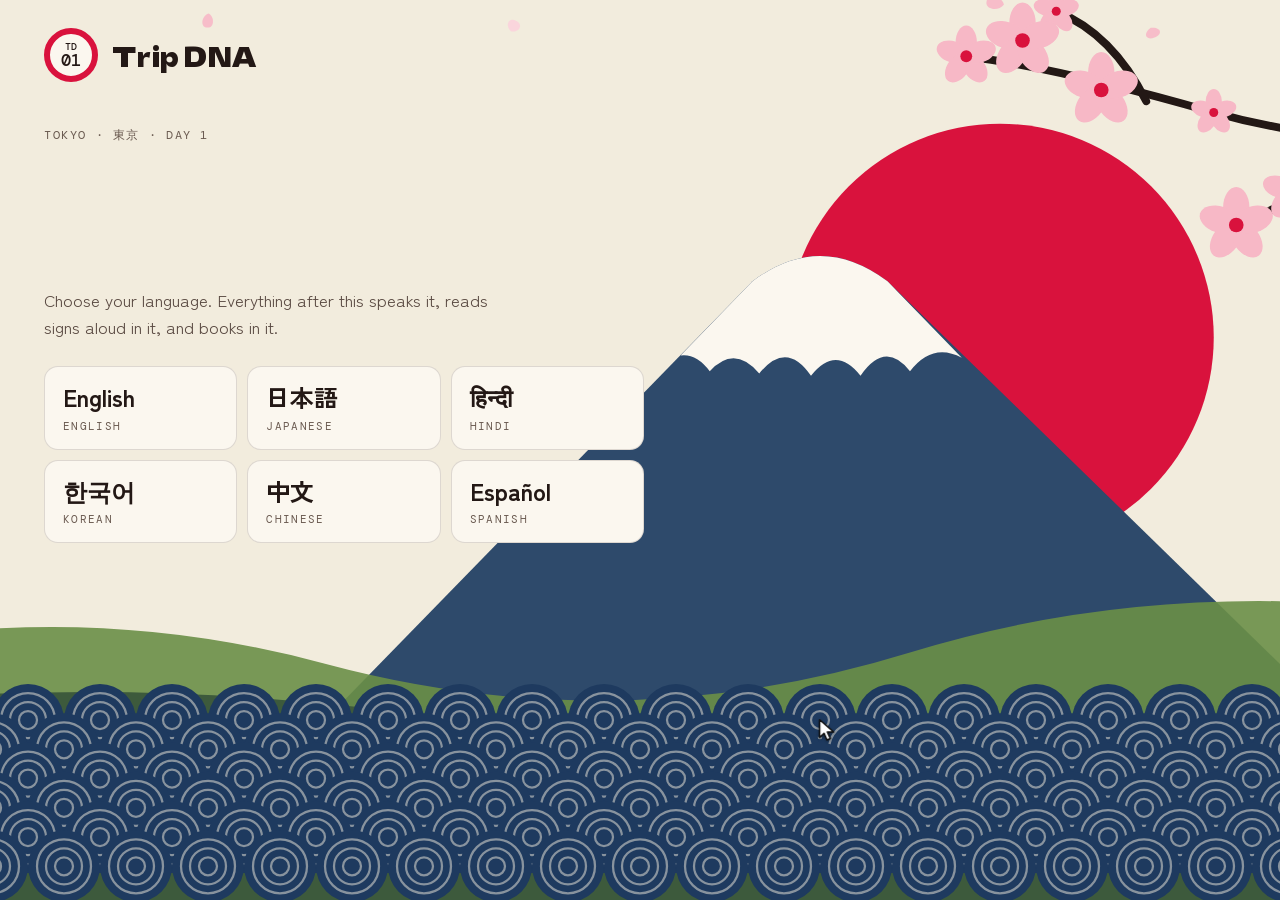
<file: prototype/index_click.html>
<!doctype html>
<html lang="en">
<head>
<meta charset="utf-8">
<title>Trip DNA · Presenter mode</title>
<!-- Presenter mode is the same app (index.html) with #click: → / PageDown / Space / swipe runs the next step
     with a scripted mouse pointer, ← / PageUp goes back one step, R starts over. Keeping one page means the
     demo you click through and the demo you present can never drift apart. -->
<meta http-equiv="refresh" content="0; url=index.html#click">
<script>location.replace('index.html#click');</script>
</head>
<body style="background:#F2ECDD">
<p style="font-family:system-ui;padding:24px">Opening presenter mode… <a href="index.html#click">Continue</a></p>
</body>
</html>
</file>
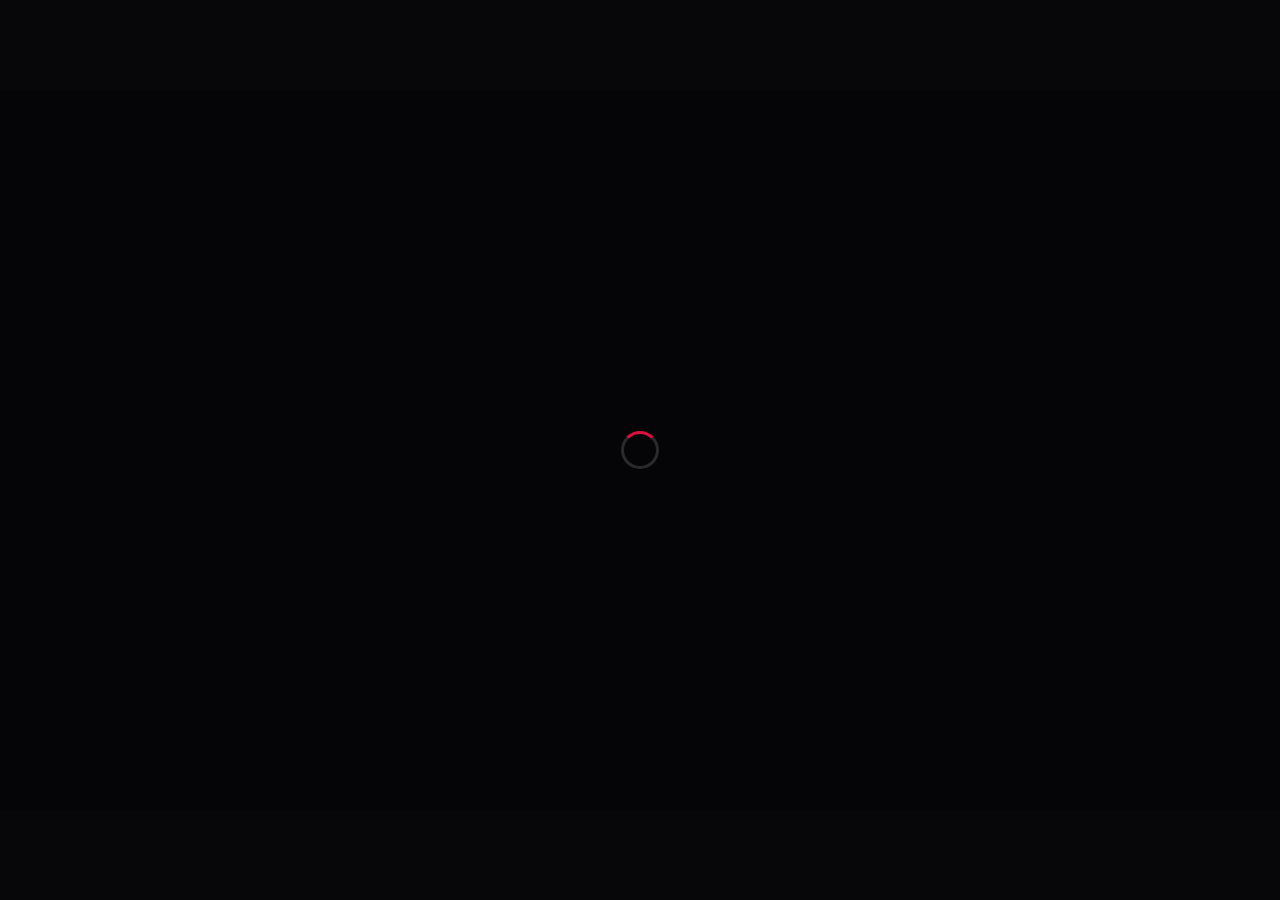
<file: film/pipeline/film_template.html>
<!DOCTYPE html>
<html lang="en"><head><meta charset="utf-8">
<meta name="viewport" content="width=device-width, initial-scale=1, viewport-fit=cover">
<title>Trip DNA — Film</title>
<link rel="preconnect" href="https://fonts.googleapis.com"><link rel="preconnect" href="https://fonts.gstatic.com" crossorigin>
<link href="https://fonts.googleapis.com/css2?family=Archivo+Black&family=DM+Sans:wght@400;500;700&family=Noto+Sans+JP:wght@500;700&family=Shippori+Mincho:wght@600;800&display=swap" rel="stylesheet">
<style>
html,body{height:100%;margin:0;background:#07070a;overflow:hidden}
body{display:grid;place-items:center}
/* ===== Trip DNA film — every rule is scoped under #tdnaFilm so it can drop into the pitch deck ===== */
#tdnaFilm{--ink:#F2ECDD;--torii:#D9123D;--sakura:#F4A6B8;--pink:#FF5B7E;--gold:#E8B33E;--leaf:#7DB765;--sky:#7FA8D8;--indigo:#1E3A5F;--night:#231815;
  --theme:linear-gradient(90deg,#D9123D,#FF5B7E 22%,#E8B33E 45%,#7DB765 68%,#7FA8D8 88%,#9b8cff);
  position:relative;width:min(100vw,177.78vh);aspect-ratio:16/9;max-height:100vh;container-type:inline-size;overflow:hidden;
  background:#050507;color:var(--ink);font-family:'DM Sans',system-ui,sans-serif;user-select:none;-webkit-user-select:none;
  outline:none;contain:layout paint;isolation:isolate}
#tdnaFilm *{box-sizing:border-box}
#tdnaFilm .tf-layer{position:absolute;inset:0}
#tdnaFilm .tf-scene{position:absolute;inset:0;visibility:hidden;opacity:0;will-change:opacity}
#tdnaFilm .tf-bd{position:absolute;inset:-4%;will-change:transform}
#tdnaFilm .tf-bd img{position:absolute;inset:0;width:100%;height:100%;object-fit:cover;display:block}
#tdnaFilm .tf-bd .tf-g{filter:grayscale(1) brightness(.42)}
#tdnaFilm .tf-bd .tf-c{opacity:0;filter:brightness(.6) saturate(1.25);will-change:opacity}
#tdnaFilm .tf-fr{position:absolute;left:50%;top:50%;overflow:hidden;border-radius:.45cqw;will-change:transform;
  box-shadow:0 0 0 .32cqw rgba(245,240,232,.92),0 1.2cqw 4cqw rgba(0,0,0,.75),0 0 6cqw rgba(0,0,0,.45)}
#tdnaFilm .tf-cam{position:absolute;inset:0;will-change:transform}
#tdnaFilm .tf-cam img{position:absolute;inset:0;width:100%;height:100%;display:block}
#tdnaFilm .tf-cam .tf-g{filter:grayscale(1) contrast(1.06)}
#tdnaFilm .tf-cam .tf-c{opacity:0;will-change:opacity}
#tdnaFilm .tf-cam .tf-c.tf-mask{-webkit-mask-image:radial-gradient(circle at var(--mx) var(--my),#000 calc(var(--mr) * 1%),transparent calc(var(--mr) * 1% + 22%));
  mask-image:radial-gradient(circle at var(--mx) var(--my),#000 calc(var(--mr) * 1%),transparent calc(var(--mr) * 1% + 22%))}
#tdnaFilm .tf-shine{position:absolute;inset:0;opacity:0;background:linear-gradient(105deg,transparent 38%,rgba(255,255,255,.32) 50%,transparent 62%);will-change:transform,opacity;pointer-events:none}
#tdnaFilm .tf-glow{position:absolute;border-radius:50%;translate:-50% -50%;pointer-events:none;will-change:opacity,transform;opacity:0}
/* film grain + vignette + letterbox: shared, cheap (transform/opacity only) */
#tdnaFilm .tf-grain{position:absolute;inset:-50%;background-size:22cqw;opacity:.16;pointer-events:none;will-change:transform,opacity;mix-blend-mode:normal}
#tdnaFilm .tf-vig{position:absolute;inset:0;pointer-events:none;background:radial-gradient(ellipse at 50% 50%,transparent 52%,rgba(0,0,0,.72) 100%);will-change:opacity}
#tdnaFilm canvas.tf-petals{position:absolute;inset:0;width:100%;height:100%;pointer-events:none}
#tdnaFilm .tf-flash{position:absolute;inset:0;background:radial-gradient(circle at 50% 45%,#fff,rgba(255,236,246,.85) 40%,rgba(255,220,235,0) 75%);opacity:0;pointer-events:none;will-change:opacity}
/* title card */
#tdnaFilm .tf-title{position:absolute;inset:0;display:grid;place-content:center;text-align:center;visibility:hidden;opacity:0;will-change:opacity;
  background:radial-gradient(120% 90% at 50% 42%,#3a2420 0%,#231815 50%,#140d0b 100%)}
#tdnaFilm .tf-title .tf-aura{position:absolute;inset:-20%;background:conic-gradient(from 0deg,#D9123D55,#FF5B7E44,#E8B33E44,#7DB76544,#7FA8D844,#D9123D55);filter:blur(6cqw);opacity:.5;will-change:transform}
#tdnaFilm .tf-title h2{position:relative;margin:0;font:400 10.5cqw/1 'Archivo Black',sans-serif;letter-spacing:.01em;color:var(--ink);
  text-shadow:0 .5cqw 3cqw rgba(0,0,0,.45);will-change:transform,opacity}
#tdnaFilm .tf-title h2 em{font-style:normal;color:var(--torii)}
#tdnaFilm .tf-title .tf-tag{position:relative;margin:1.6cqw 0 0;font:700 3.4cqw 'DM Sans',sans-serif;color:var(--ink);letter-spacing:.01em;will-change:transform,opacity}
#tdnaFilm .tf-title .tf-tag b{background:var(--theme);-webkit-background-clip:text;background-clip:text;color:transparent;-webkit-text-fill-color:transparent}
#tdnaFilm .tf-title .tf-jp{position:relative;margin:.9cqw 0 0;font:600 1.9cqw 'Shippori Mincho',serif;color:var(--sakura);opacity:.85;letter-spacing:.3em;will-change:opacity}
#tdnaFilm .tf-title .tf-credit{position:absolute;left:0;right:0;bottom:8cqw;font:500 1.05cqw 'DM Sans',sans-serif;color:var(--ink);opacity:.45}
#tdnaFilm .tf-title .tf-seal{position:relative;justify-self:center;margin-bottom:1.6cqw;width:5.4cqw;height:5.4cqw;border-radius:1cqw;display:grid;place-items:center;
  background:var(--torii);color:#fff;font:800 3.2cqw 'Shippori Mincho',serif;box-shadow:0 .4cqw 2cqw rgba(217,18,61,.5);transform:rotate(-4deg);will-change:transform,opacity}
/* subtitles + captions */
#tdnaFilm .tf-subs{position:absolute;left:0;right:0;bottom:5.6cqw;display:grid;justify-items:center;pointer-events:none;z-index:6}
#tdnaFilm .tf-sub{grid-area:1/1;align-self:end;max-width:78cqw;padding:.7cqw 1.8cqw .8cqw;border-radius:2cqw;background:rgba(10,10,14,.62);backdrop-filter:none;
  font:700 2.15cqw/1.35 'DM Sans','Noto Sans JP',sans-serif;color:#fff;text-align:center;opacity:0;transform:translateY(.6cqw);will-change:opacity,transform;
  box-shadow:0 .3cqw 1.6cqw rgba(0,0,0,.35)}
#tdnaFilm .tf-sub small{display:block;font:700 1.05cqw 'DM Sans',sans-serif;letter-spacing:.14em;text-transform:uppercase;opacity:.75;margin-bottom:.2cqw}
#tdnaFilm .tf-sub.tf-pa{background:rgba(30,30,34,.72);color:#d9d9d9;font-family:'Shippori Mincho',serif;font-weight:600;letter-spacing:.06em}
#tdnaFilm .tf-sub.tf-pa small{color:#a6a6a6}
#tdnaFilm .tf-sub.tf-app{background:rgba(242,236,221,.94);color:var(--night);border-left:.45cqw solid var(--torii)}
#tdnaFilm .tf-sub.tf-app small{color:var(--torii)}
#tdnaFilm .tf-sub.tf-girl{background:rgba(255,255,255,.92);color:var(--night);border-left:.45cqw solid var(--pink)}
#tdnaFilm .tf-cap{position:absolute;left:50%;top:1.7cqw;z-index:6;display:flex;align-items:center;gap:1cqw;padding:.55cqw 1.6cqw .55cqw .55cqw;border-radius:3cqw;
  background:rgba(35,24,21,.72);border:1px solid rgba(242,236,221,.18);font:700 1.55cqw 'DM Sans',sans-serif;color:#fff;white-space:nowrap;
  opacity:0;transform:translate(-50%,-.6cqw);will-change:opacity,transform;pointer-events:none}
#tdnaFilm .tf-cap i{font-style:normal;display:grid;place-items:center;width:2.6cqw;height:2.6cqw;border-radius:50%;font:800 1.5cqw 'Shippori Mincho',serif;color:#fff;
  background:conic-gradient(#D9123D,#FF5B7E,#E8B33E,#7DB765,#7FA8D8,#D9123D)}
#tdnaFilm .tf-cap b{background:linear-gradient(90deg,#FF5B7E,#F4A6B8 25%,#E8B33E 50%,#8DC774 75%,#7FA8D8);-webkit-background-clip:text;background-clip:text;color:transparent;-webkit-text-fill-color:transparent}
/* colour meter: a hairline that fills with colour as the story does */
#tdnaFilm .tf-meter{position:absolute;left:0;right:0;bottom:0;height:.32cqw;background:rgba(255,255,255,.08);z-index:7;pointer-events:none}
#tdnaFilm .tf-meter span{position:absolute;inset:0 auto 0 0;width:100%;transform-origin:0 50%;transform:scaleX(0);will-change:transform;
  background:linear-gradient(90deg,#8a8a8a 0%,#9a9a9a 34%,#D9123D 40%,#FF5B7E 52%,#E8B33E 64%,#7DB765 78%,#7FA8D8 92%,#9b8cff 100%)}
/* controls */
#tdnaFilm .tf-ui{position:absolute;left:0;right:0;bottom:0;z-index:8;padding:3.4cqw 1.6cqw 1.1cqw;display:flex;align-items:center;gap:1.1cqw;
  background:linear-gradient(transparent,rgba(0,0,0,.66));opacity:0;transform:translateY(.8cqw);transition:opacity .35s ease,transform .35s ease}
#tdnaFilm.tf-show-ui .tf-ui,#tdnaFilm.tf-paused .tf-ui,#tdnaFilm .tf-ui:focus-within{opacity:1;transform:none}
#tdnaFilm .tf-btn{flex:none;display:grid;place-items:center;width:3.4cqw;height:3.4cqw;min-width:30px;min-height:30px;border:0;border-radius:50%;cursor:pointer;
  background:rgba(255,255,255,.14);color:#fff;transition:background .2s,transform .2s}
#tdnaFilm .tf-btn:hover{background:rgba(255,255,255,.28);transform:scale(1.08)}
#tdnaFilm .tf-btn:focus-visible{outline:2px solid var(--sakura);outline-offset:2px}
#tdnaFilm .tf-btn svg{width:46%;height:46%;fill:currentColor}
#tdnaFilm .tf-btn.tf-main{width:4.2cqw;height:4.2cqw;background:var(--torii);color:#fff}
#tdnaFilm .tf-btn.tf-main:hover{background:#ef1d4b}
#tdnaFilm .tf-time{flex:none;font:700 max(1.25cqw,11px) 'DM Sans',sans-serif;color:#fff;opacity:.85;font-variant-numeric:tabular-nums;min-width:7.5em}
#tdnaFilm .tf-scrub{position:relative;flex:1;height:2.4cqw;min-height:18px;cursor:pointer;display:flex;align-items:center;touch-action:none}
#tdnaFilm .tf-scrub .tf-track{position:absolute;left:0;right:0;height:.42cqw;min-height:3px;border-radius:1cqw;background:rgba(255,255,255,.22);overflow:hidden}
#tdnaFilm .tf-scrub .tf-fill{position:absolute;inset:0;transform-origin:0 50%;transform:scaleX(0);
  background:linear-gradient(90deg,#bdbdbd 0 34%,#D9123D 40%,#FF5B7E 52%,#E8B33E 64%,#7DB765 78%,#7FA8D8 92%,#9b8cff)}
#tdnaFilm .tf-scrub .tf-knob{position:absolute;top:50%;width:1.3cqw;height:1.3cqw;min-width:11px;min-height:11px;border-radius:50%;background:#fff;translate:-50% -50%;left:0;
  box-shadow:0 0 0 .3cqw rgba(217,18,61,.4);transition:scale .2s}
#tdnaFilm .tf-scrub:hover .tf-knob{scale:1.25}
#tdnaFilm .tf-scrub .tf-tick{position:absolute;top:50%;width:2px;height:.9cqw;min-height:7px;translate:-50% -50%;background:rgba(255,255,255,.4);border-radius:1px}
/* start / poster */
#tdnaFilm .tf-start{position:absolute;inset:0;z-index:9;display:grid;place-content:center;justify-items:center;gap:1.6cqw;text-align:center;cursor:pointer;
  background:radial-gradient(70% 75% at 50% 50%,rgba(6,4,10,.62),rgba(4,3,8,.92));transition:opacity .7s ease,visibility .7s}
#tdnaFilm .tf-start.tf-off{opacity:0;visibility:hidden}
#tdnaFilm .tf-start .tf-kicker{font:700 1.3cqw 'DM Sans',sans-serif;letter-spacing:.5em;color:var(--sakura);opacity:.8;text-indent:.5em}
#tdnaFilm .tf-start h1{margin:0;font:400 7.6cqw/1 'Archivo Black',sans-serif;letter-spacing:.01em;color:var(--ink);text-shadow:0 .5cqw 3cqw rgba(0,0,0,.6)}
#tdnaFilm .tf-start h1 span{color:var(--torii)}
#tdnaFilm .tf-start p{margin:0;font:500 1.6cqw 'Shippori Mincho',serif;color:#e8e2da;opacity:.85;letter-spacing:.06em}
#tdnaFilm .tf-play{position:relative;margin-top:1cqw;width:8cqw;height:8cqw;min-width:56px;min-height:56px;border:0;border-radius:50%;cursor:pointer;display:grid;place-items:center;
  background:var(--torii);color:#fff;box-shadow:0 1cqw 4cqw rgba(217,18,61,.5);transition:transform .3s cubic-bezier(.3,1.6,.5,1)}
#tdnaFilm .tf-play svg{width:38%;height:38%;margin-left:8%;fill:currentColor}
#tdnaFilm .tf-play::before,#tdnaFilm .tf-play::after{content:"";position:absolute;inset:0;border-radius:50%;border:.25cqw solid rgba(255,255,255,.7);animation:tfRing 2.4s ease-out infinite}
#tdnaFilm .tf-play::after{animation-delay:1.2s}
#tdnaFilm .tf-start:hover .tf-play{transform:scale(1.08)}
#tdnaFilm .tf-play:focus-visible{outline:3px solid var(--sakura);outline-offset:4px}
@keyframes tfRing{from{transform:scale(1);opacity:.8}to{transform:scale(1.9);opacity:0}}
#tdnaFilm .tf-hint{font:500 1.1cqw 'DM Sans',sans-serif;color:#bbb;opacity:.7}
#tdnaFilm .tf-loading{position:absolute;inset:0;z-index:10;display:grid;place-items:center;background:#050507;transition:opacity .5s}
#tdnaFilm .tf-loading.tf-off{opacity:0;pointer-events:none}
#tdnaFilm .tf-loading span{width:3cqw;height:3cqw;border-radius:50%;border:.3cqw solid rgba(255,255,255,.15);border-top-color:#D9123D;animation:tfSpin .9s linear infinite}
@keyframes tfSpin{to{transform:rotate(360deg)}}
/* centre flash icon when toggling */
#tdnaFilm .tf-bump{position:absolute;left:50%;top:50%;z-index:8;width:7cqw;height:7cqw;margin:-3.5cqw;border-radius:50%;background:rgba(0,0,0,.45);display:grid;place-items:center;opacity:0;pointer-events:none}
#tdnaFilm .tf-bump svg{width:40%;height:40%;fill:#fff}
#tdnaFilm .tf-bump.tf-go{animation:tfBump .6s ease-out}
@keyframes tfBump{from{opacity:1;transform:scale(.8)}to{opacity:0;transform:scale(1.35)}}
#tdnaFilm.tf-hide-cursor{cursor:none}
#tdnaFilm.tf-pre .tf-ui,#tdnaFilm.tf-pre .tf-meter{opacity:0!important;pointer-events:none}
@media (prefers-reduced-motion:reduce){#tdnaFilm .tf-play::before,#tdnaFilm .tf-play::after{animation:none}}
</style></head><body>

<div id="tdnaFilm" class="tf-pre" tabindex="0" role="region" aria-label="Trip DNA short film">
  <div class="tf-layer tf-scenes"></div>
  <div class="tf-title" aria-hidden="true"><div class="tf-aura"></div>
    <div class="tf-seal">旅</div>
    <h2>TRIP <em>DNA</em></h2><p class="tf-tag">Less worry. <b>More culture.</b></p><p class="tf-jp">心配は少なく、文化はもっと。</p>
    <div class="tf-credit"></div></div>
  <canvas class="tf-petals"></canvas>
  <div class="tf-flash"></div>
  <div class="tf-grain"></div>
  <div class="tf-vig"></div>
  <div class="tf-cap" aria-hidden="true"><i>色</i><span>As the worry fades, <b>Japan fills with colour.</b></span></div>
  <div class="tf-subs" aria-live="polite"></div>
  <div class="tf-meter"><span></span></div>
  <div class="tf-bump"><svg viewBox="0 0 24 24"><path d=""/></svg></div>
  <div class="tf-ui">
    <button class="tf-btn tf-main" data-act="toggle" aria-label="Play"><svg viewBox="0 0 24 24"><path d=""/></svg></button>
    <button class="tf-btn" data-act="restart" aria-label="Restart"><svg viewBox="0 0 24 24"><path d="M12 5V1L7 6l5 5V7a6 6 0 1 1-6 6H4a8 8 0 1 0 8-8z"/></svg></button>
    <div class="tf-scrub" role="slider" tabindex="0" aria-label="Seek" aria-valuemin="0"><div class="tf-track"><div class="tf-fill"></div></div><div class="tf-knob"></div></div>
    <div class="tf-time">0:00 / 0:00</div>
    <button class="tf-btn" data-act="mute" aria-label="Mute"><svg viewBox="0 0 24 24"><path d=""/></svg></button>
    <button class="tf-btn" data-act="fs" aria-label="Fullscreen"><svg viewBox="0 0 24 24"><path d="M7 14H5v5h5v-2H7v-3zm-2-4h2V7h3V5H5v5zm12 7h-3v2h5v-5h-2v3zM14 5v2h3v3h2V5h-5z"/></svg></button>
  </div>
  <div class="tf-start" role="button" aria-label="Play the Trip DNA film">
    <div class="tf-kicker">A SHORT FILM</div>
    <h1>TRIP <span>DNA</span></h1>
    <p>Her first day in Japan — from grey to full colour.</p>
    <button class="tf-play" aria-label="Play"><svg viewBox="0 0 24 24"><path d="M8 5v14l11-7z"/></svg></button>
    <div class="tf-hint">Sound on · Space to pause</div>
  </div>
  <div class="tf-loading"><span></span></div>
</div>

<script>
(() => {
"use strict";
/*__DATA__*/
const root = document.getElementById("tdnaFilm");
const $ = s => root.querySelector(s);
const TL = FILM.timeline, DUR = TL.duration;
const ICON = {play:"M8 5v14l11-7z", pause:"M6 5h4v14H6zm8 0h4v14h-4z",
  vol:"M3 9v6h4l5 5V4L7 9H3zm13.5 3A4.5 4.5 0 0 0 14 8v8a4.5 4.5 0 0 0 2.5-4zM14 3.2v2.1a7 7 0 0 1 0 13.4v2.1a9 9 0 0 0 0-17.6z",
  mute:"M16.5 12A4.5 4.5 0 0 0 14 8v2.2l2.45 2.45c.03-.2.05-.42.05-.65zM19 12c0 .94-.2 1.82-.54 2.64l1.51 1.51A8.8 8.8 0 0 0 21 12a9 9 0 0 0-7-8.77v2.06A7 7 0 0 1 19 12zM4.27 3 3 4.27 7.73 9H3v6h4l5 5v-6.73l4.25 4.25c-.67.52-1.42.93-2.25 1.18v2.06a9 9 0 0 0 3.69-1.81L19.73 21 21 19.73l-9-9L4.27 3zM12 4 9.91 6.09 12 8.18V4z"};

// ---------- math ----------
const clamp = (x, a=0, b=1) => Math.min(b, Math.max(a, x));
const ease = u => u * u * (3 - 2 * u);
const easeOut = u => 1 - Math.pow(1 - u, 3);
const lerp = (a, b, u) => a + (b - a) * u;
const XF = 0.9;            // crossfade length between scenes (s)

// ---------- build scenes ----------
const scenesEl = $(".tf-scenes");
const SC = TL.scenes.filter(s => s.panel > 0).map(s => {
  const P = FILM.panels[s.panel - 1];
  const el = document.createElement("div");
  el.className = "tf-scene";
  el.innerHTML = `<div class="tf-bd"><img class="tf-g" alt=""><img class="tf-c" alt=""></div>
    <div class="tf-fr"><div class="tf-cam"><img class="tf-g" alt=""><img class="tf-c" alt=""><div class="tf-shine"></div></div></div>`;
  el.querySelectorAll(".tf-bd img").forEach(i => i.src = P.bg);
  el.querySelectorAll(".tf-cam img").forEach(i => i.src = P.src);
  scenesEl.appendChild(el);
  const o = (s.origin || "50% 50%").split(" ").map(parseFloat);
  const glows = [];
  (P.glows || []).forEach(g => {           // warm light sources that bloom once colour returns
    const d = document.createElement("div");
    d.className = "tf-glow";
    d.style.cssText = `left:${g[0]}%;top:${g[1]}%;width:${g[2]}%;aspect-ratio:1;background:radial-gradient(${g[3]},transparent 68%)`;
    el.querySelector(".tf-cam").appendChild(d);
    glows.push({el: d, ph: Math.random() * 6, sp: .8 + Math.random() * 1.2, last: -1});
  });
  if (s.reveal) { const c = el.querySelector(".tf-cam .tf-c"); c.classList.add("tf-mask"); c.style.setProperty("--mx", s.reveal[0] + "%"); c.style.setProperty("--my", s.reveal[1] + "%"); }
  return {s, P, el, fr: el.querySelector(".tf-fr"), cam: el.querySelector(".tf-cam"), bd: el.querySelector(".tf-bd"),
    cBd: el.querySelector(".tf-bd .tf-c"), cIm: el.querySelector(".tf-cam .tf-c"), shine: el.querySelector(".tf-shine"),
    ox: o[0], oy: o[1], glows, cache: {}};
});
const titleS = TL.scenes.find(s => s.id === "title");
const titleEl = $(".tf-title");
$(".tf-credit").textContent = TL.credit;

// panel geometry: fit each panel inside the 16:9 stage (sizes in cqw, so it scales with the stage)
function layout() {
  SC.forEach(o => {
    const a = o.P.w / o.P.h, maxW = 90, maxH = 47;   // stage is 100 x 56.25 cqw
    let w = maxW, h = w / a; if (h > maxH) { h = maxH; w = h * a; }
    o.fr.style.width = w + "cqw"; o.fr.style.height = h + "cqw";
    o.fr.style.marginLeft = -w / 2 + "cqw"; o.fr.style.marginTop = (-h / 2 - 1.2) + "cqw";
  });
}
layout();

// subtitles (only for words that are not already printed in a speech bubble)
const subsEl = $(".tf-subs");
const SUBS = TL.lines.filter(l => !l.bubble && !l.tagline).map(l => {
  const d = document.createElement("div");
  const kind = l.fx === "pa" ? "pa" : (l.who === "app" ? "app" : "girl");
  d.className = "tf-sub tf-" + kind;
  d.innerHTML = (kind === "pa" ? "<small>📢 Station announcement</small>" : kind === "app" ? "<small>🎧 Trip DNA</small>" : "") + l.text;
  subsEl.appendChild(d);
  return {l, el: d, last: -1};
});

// ---------- grain tile (generated once, tiny) ----------
(() => {
  const c = document.createElement("canvas"); c.width = c.height = 160;
  const x = c.getContext("2d"), im = x.createImageData(160, 160);
  for (let i = 0; i < im.data.length; i += 4) { const v = Math.random() * 255 | 0; im.data[i] = im.data[i+1] = im.data[i+2] = v; im.data[i+3] = 38; }
  x.putImageData(im, 0, 0);
  $(".tf-grain").style.backgroundImage = `url(${c.toDataURL()})`;
})();

// ---------- colour level of the whole film (0 = grey world, 1 = full anime colour) ----------
function colourAt(t) {
  for (const s of TL.scenes) if (t < s.end) {
    const u = ease(clamp((t - s.start) / (s.end - s.start)));
    return lerp(s.colour[0], s.colour[1], u);
  }
  return 1;
}

// ---------- petals: deterministic in t so seeking & pausing stay exact ----------
const cv = $("canvas.tf-petals"), cx = cv.getContext("2d");
let cvW = 0, cvH = 0;
function sizeCanvas() {
  const r = root.getBoundingClientRect(), dpr = Math.min(window.devicePixelRatio || 1, 2);
  cvW = cv.width = Math.round(r.width * dpr); cvH = cv.height = Math.round(r.height * dpr);
}
const PET = Array.from({length: 70}, (_, i) => ({
  x: (i * 0.6180339) % 1, born: (i * 0.371) % 1, sp: .055 + ((i * 7919) % 100) / 100 * .06,
  sw: .02 + ((i * 104729) % 100) / 100 * .04, sz: .6 + ((i * 31) % 10) / 10 * .8, rot: i * 1.7,
  hue: ["#ffb7c9", "#ffc7d6", "#ff9ebb", "#ffe0ea"][i % 4]}));
let petalsWereOn = false;
function drawPetals(t) {
  const fest = TL.scenes.find(s => s.id === "festival"), route = TL.scenes.find(s => s.id === "route");
  // density ramps: a few petals as colour arrives on the platform, a full flurry at the festival
  const dens = t < route.start + 2 ? 0 : t < fest.start ? .18 * clamp((t - route.start - 2) / 3) : lerp(.18, 1, clamp((t - fest.start) / 2.5));
  if (dens <= 0) { if (petalsWereOn) { cx.clearRect(0, 0, cvW, cvH); petalsWereOn = false; } return; }
  petalsWereOn = true;
  cx.clearRect(0, 0, cvW, cvH);
  const n = Math.round(PET.length * dens), base = cvW / 100;
  for (let i = 0; i < n; i++) {
    const p = PET[i], life = 1 / p.sp;                 // seconds to cross the frame
    const k = ((t / life + p.born) % 1);
    const y = -0.08 + k * 1.16, x = p.x + Math.sin(t * 1.3 + p.rot) * p.sw + k * .12 - .06;
    const s = base * 1.05 * p.sz, a = t * 2.2 + p.rot;
    cx.save(); cx.translate(x * cvW, y * cvH); cx.rotate(a); cx.scale(1, .55 + .45 * Math.sin(t * 3 + p.rot));
    cx.globalAlpha = .85; cx.fillStyle = p.hue;
    cx.beginPath(); cx.moveTo(0, -s); cx.bezierCurveTo(s * .9, -s * .6, s * .7, s * .6, 0, s); cx.bezierCurveTo(-s * .7, s * .6, -s * .9, -s * .6, 0, -s); cx.fill();
    cx.restore();
  }
}

// ---------- write a style only when it actually changes (keeps style recalc near zero) ----------
function set(o, key, el, prop, val) { if (o[key] !== val) { o[key] = val; el.style[prop] = val; } }

// ---------- render one frame for time t ----------
const grain = $(".tf-grain"), vig = $(".tf-vig"), flash = $(".tf-flash"), cap = $(".tf-cap"), meter = $(".tf-meter span");
const G = {};
let lastGrainStep = -1;
function render(t) {
  const col = colourAt(t);
  SC.forEach((o, i) => {
    const s = o.s, nx = TL.scenes[TL.scenes.indexOf(s) + 1];
    const fadeIn = i === 0 ? 1 : ease(clamp((t - s.start) / XF));
    const fadeOut = nx ? 1 - ease(clamp((t - s.end) / XF)) : 1;
    const op = Math.min(fadeIn, fadeOut);
    // stays "visible" (at opacity 0) for 2.5 s before its cut so the GPU rasterises it ahead of time — no hitch at the cut
    const on = t >= s.start - 2.5 && t <= s.end + XF + .05;
    set(o.cache, "v", o.el, "visibility", on ? "visible" : "hidden");
    if (!on) return;
    set(o.cache, "o", o.el, "opacity", op.toFixed(4));
    if (op < 0.001) return;
    // camera: slow Ken Burns move + a breath of handheld drift
    const u = clamp((t - s.start + XF) / (s.end - s.start + 2 * XF));
    let sc = 1, tx = 0, ty = 0;
    if (s.cam === "zoom-in") sc = lerp(1.0, 1.13, ease(u));
    else if (s.cam === "zoom-out") sc = lerp(1.16, 1.0, easeOut(u));
    else if (s.cam === "pan-left") { sc = 1.1; tx = lerp(3, -3, ease(u)); }
    else if (s.cam === "pan-right") { sc = 1.1; tx = lerp(-3, 3, ease(u)); }
    const ox = (o.ox - 50) * (sc - 1) * -1, oy = (o.oy - 50) * (sc - 1) * -1;
    let shx = 0, shy = 0;
    if (s.id === "delay") {                       // shock shake on "Eh?!"
      const k = t - (s.start + 1.0);
      if (k > 0 && k < .55) { const d = (1 - k / .55) * 1.1; shx = Math.sin(k * 90) * d; shy = Math.cos(k * 77) * d * .6; }
    }
    set(o.cache, "cam", o.cam, "transform", `translate3d(${(tx + ox + shx).toFixed(3)}%,${(ty + oy + shy).toFixed(3)}%,0) scale(${sc.toFixed(4)})`);
    const hx = Math.sin(t * .9 + i) * .18, hy = Math.cos(t * .7 + i * 2) * .12, hr = Math.sin(t * .5 + i) * .12;
    const enter = 1 + (1 - fadeIn) * .035;      // panels settle in with a soft scale
    set(o.cache, "fr", o.fr, "transform", `translate3d(${hx.toFixed(3)}cqw,${hy.toFixed(3)}cqw,0) rotate(${hr.toFixed(3)}deg) scale(${enter.toFixed(4)})`);
    set(o.cache, "bd", o.bd, "transform", `scale(${(1.04 + u * .05).toFixed(4)})`);
    // colour: scene's own range, eased; this is THE effect
    const c = lerp(s.colour[0], s.colour[1], ease(clamp((t - s.start) / (s.end - s.start))));
    const cc = clamp(c * 1.04);
    set(o.cache, "cO", o.cIm, "opacity", cc.toFixed(4));
    set(o.cache, "bO", o.cBd, "opacity", cc.toFixed(4));
    if (s.reveal) {                               // colour blooms outward from the phone screen
      const r = easeOut(clamp((t - s.start - .25) / 4.2)) * 120;
      const rs = r.toFixed(2);
      if (o.cache.mr !== rs) { o.cache.mr = rs; o.cIm.style.setProperty("--mr", rs); }
      set(o.cache, "cO", o.cIm, "opacity", clamp(.35 + c * 2.2).toFixed(4));
    }
    // sheen sweeps across once colour exists
    if (c > .05) {
      const k = ((t - s.start) % 4.2) / 4.2;
      set(o.cache, "sh", o.shine, "transform", `translate3d(${lerp(-110, 110, k).toFixed(2)}%,0,0)`);
      set(o.cache, "shO", o.shine, "opacity", (clamp(c) * .55).toFixed(3));
    } else set(o.cache, "shO", o.shine, "opacity", "0");
    o.glows.forEach(g => {
      const v = clamp(c * 1.3) * (.55 + .45 * Math.sin(t * g.sp * 2 + g.ph));
      const q = v.toFixed(3); if (g.last !== q) { g.last = q; g.el.style.opacity = q; g.el.style.transform = `scale(${(.85 + v * .3).toFixed(3)})`; }
    });
  });
  // title card
  const tk = t - titleS.start, tOp = ease(clamp(tk / 1.2));
  set(G, "tv", titleEl, "visibility", tOp > 0 ? "visible" : "hidden");
  if (tOp > 0) {
    set(G, "to", titleEl, "opacity", tOp.toFixed(4));
    const h2 = titleEl.querySelector("h2"), tag = titleEl.querySelector(".tf-tag"), jp = titleEl.querySelector(".tf-jp"), seal = titleEl.querySelector(".tf-seal"), aura = titleEl.querySelector(".tf-aura");
    const a = easeOut(clamp((tk - .3) / 1.4)), b = easeOut(clamp((tk - 1.1) / 1.2)), c2 = easeOut(clamp((tk - 1.8) / 1.2)), d = easeOut(clamp((tk - .1) / .9));
    set(G, "h2", h2, "transform", `translateY(${((1 - a) * 2).toFixed(3)}cqw) scale(${(.9 + a * .1).toFixed(4)})`); set(G, "h2o", h2, "opacity", a.toFixed(3));
    set(G, "tg", tag, "transform", `translateY(${((1 - b) * 1.2).toFixed(3)}cqw)`); set(G, "tgo", tag, "opacity", b.toFixed(3));
    set(G, "jpo", jp, "opacity", (c2 * .85).toFixed(3));
    set(G, "se", seal, "transform", `rotate(${(-4 - (1 - d) * 20).toFixed(2)}deg) scale(${(.6 + d * .4).toFixed(3)})`); set(G, "seo", seal, "opacity", d.toFixed(3));
    set(G, "au", aura, "transform", `rotate(${(t * 12).toFixed(2)}deg)`);
  }
  // flash into the festival
  const fest = TL.scenes.find(s => s.id === "festival");
  const fk = t - (fest.start - .15);
  set(G, "fl", flash, "opacity", (fk > 0 && fk < 1.3 ? Math.sin(Math.PI * clamp(fk / 1.3)) ** 2 * .55 : 0).toFixed(3));
  // grain is strongest in the grey world; steps at 12 fps like real film
  const gs = Math.floor(t * 12);
  if (gs !== lastGrainStep) { lastGrainStep = gs; const r1 = (gs * 7919 % 97) / 97, r2 = (gs * 104729 % 89) / 89; grain.style.transform = `translate3d(${(r1 * 20 - 10).toFixed(2)}%,${(r2 * 20 - 10).toFixed(2)}%,0)`; }
  set(G, "gr", grain, "opacity", lerp(.2, .05, col).toFixed(3));
  set(G, "vg", vig, "opacity", lerp(1, .45, col).toFixed(3));
  // the little caption that calls out the colour change
  const app = TL.scenes.find(s => s.id === "app");
  const ck = t - (app.start + 1.2), cd = 5.2;
  const cOp = ck < 0 || ck > cd ? 0 : Math.min(ease(clamp(ck / .7)), ease(clamp((cd - ck) / .8)));
  set(G, "cp", cap, "opacity", cOp.toFixed(3));
  set(G, "cpt", cap, "transform", `translate(-50%,${((1 - cOp) * -.6).toFixed(3)}cqw)`);
  set(G, "mt", meter, "transform", `scaleX(${col.toFixed(4)})`);
  // subtitles
  SUBS.forEach(sb => {
    const a = t - (sb.l.start - .15), b = (sb.l.end + .45) - t;
    const v = a < 0 || b < 0 ? 0 : Math.min(ease(clamp(a / .3)), ease(clamp(b / .35)));
    const q = v.toFixed(3); if (sb.last !== q) { sb.last = q; sb.el.style.opacity = q; sb.el.style.transform = `translateY(${((1 - v) * .6).toFixed(3)}cqw)`; }
  });
  drawPetals(t);
}

// ---------- clock: the audio track is the master; a smoothed estimate avoids coarse currentTime steps ----------
const audio = new Audio(); audio.preload = "auto"; audio.src = FILM.audio;
let playing = false, ended = false, base = 0, baseAt = 0, raf = 0, useAudio = true, lastT = 0;
function now() {
  if (!playing) return base;
  const est = base + (performance.now() - baseAt) / 1000;
  if (!useAudio) return est;
  const a = audio.currentTime, drift = a - est;
  if (Math.abs(drift) > .15) { base = a; baseAt = performance.now(); return a; }
  base += drift * .05;                            // ease out tiny drift without visible jumps
  return est + drift * .05;
}
function frame() {
  const t = Math.min(now(), DUR);
  lastT = t; render(t); ui(t);
  if (t >= DUR - .02) { finish(); return; }
  raf = requestAnimationFrame(frame);
}
function play() {
  touched = true;
  if (playing) return;
  if (ended || lastT >= DUR - .05) seek(0);
  ended = false; playing = true; base = lastT; baseAt = performance.now();
  root.classList.remove("tf-paused", "tf-pre"); $(".tf-start").classList.add("tf-off");
  if (useAudio) { audio.currentTime = lastT; const p = audio.play(); if (p) p.catch(() => { useAudio = false; }); }
  cancelAnimationFrame(raf); raf = requestAnimationFrame(frame); setIcons(); poke();
}
function pause() {
  if (!playing) return;
  base = now(); lastT = base; playing = false; audio.pause();
  cancelAnimationFrame(raf); root.classList.add("tf-paused"); setIcons();
}
function finish() { playing = false; ended = true; audio.pause(); lastT = DUR; render(DUR); ui(DUR); root.classList.add("tf-paused"); setIcons(); }
function seek(t) {
  touched = true;
  t = clamp(t, 0, DUR); lastT = base = t; baseAt = performance.now(); ended = false;
  try { audio.currentTime = t; } catch (e) {}
  render(t); ui(t);
}
function toggle() { playing ? pause() : play(); bump(); }

// ---------- UI ----------
const btnMain = $('[data-act="toggle"]'), btnMute = $('[data-act="mute"]'), scrub = $(".tf-scrub"), fill = $(".tf-fill"), knob = $(".tf-knob"), timeEl = $(".tf-time");
const fmt = s => `${Math.floor(s / 60)}:${String(Math.floor(s % 60)).padStart(2, "0")}`;
function setIcons() {
  btnMain.querySelector("path").setAttribute("d", playing ? ICON.pause : ICON.play);
  btnMain.setAttribute("aria-label", playing ? "Pause" : "Play");
  btnMute.querySelector("path").setAttribute("d", audio.muted ? ICON.mute : ICON.vol);
  btnMute.setAttribute("aria-label", audio.muted ? "Unmute" : "Mute");
}
function bump() { const b = $(".tf-bump"); b.querySelector("path").setAttribute("d", playing ? ICON.play : ICON.pause); b.classList.remove("tf-go"); void b.offsetWidth; b.classList.add("tf-go"); }
let lastUiSec = -1;
function ui(t) {
  const p = t / DUR;
  fill.style.transform = `scaleX(${p.toFixed(4)})`; knob.style.left = (p * 100).toFixed(3) + "%";
  const s = Math.floor(t); if (s !== lastUiSec) { lastUiSec = s; timeEl.textContent = `${fmt(t)} / ${fmt(DUR)}`; scrub.setAttribute("aria-valuenow", s); }
}
TL.scenes.slice(1).forEach(s => { const k = document.createElement("div"); k.className = "tf-tick"; k.style.left = (s.start / DUR * 100) + "%"; scrub.appendChild(k); });
scrub.setAttribute("aria-valuemax", Math.floor(DUR));
let idle = 0;
function poke() { root.classList.add("tf-show-ui"); root.classList.remove("tf-hide-cursor"); clearTimeout(idle); idle = setTimeout(() => { if (playing) { root.classList.remove("tf-show-ui"); root.classList.add("tf-hide-cursor"); } }, 2200); }
root.addEventListener("pointermove", poke);
root.addEventListener("click", e => {
  const a = e.target.closest("[data-act]");
  if (a) { e.stopPropagation(); const k = a.dataset.act;
    if (k === "toggle") toggle();
    else if (k === "restart") { seek(0); play(); }
    else if (k === "mute") { audio.muted = !audio.muted; setIcons(); }
    else if (k === "fs") { document.fullscreenElement ? document.exitFullscreen() : (root.requestFullscreen || root.webkitRequestFullscreen).call(root); }
    poke(); return; }
  if (e.target.closest(".tf-start")) { root.focus({preventScroll: true}); play(); return; }
  if (e.target.closest(".tf-ui")) return;
  toggle(); poke();
});
let dragging = false, wasPlaying = false;
function scrubTo(e) { const r = scrub.getBoundingClientRect(); seek(clamp((e.clientX - r.left) / r.width) * DUR); }
scrub.addEventListener("pointerdown", e => { e.stopPropagation(); dragging = true; wasPlaying = playing; if (playing) pause(); scrub.setPointerCapture(e.pointerId); scrubTo(e); });
scrub.addEventListener("pointermove", e => { if (dragging) scrubTo(e); });
scrub.addEventListener("pointerup", e => { if (!dragging) return; dragging = false; if (wasPlaying) play(); });
scrub.addEventListener("click", e => e.stopPropagation());
root.addEventListener("keydown", e => {               // keys only while the film has focus, so the deck keeps its arrows
  const k = e.key;
  if (k === " " || k === "k" || k === "K") { e.preventDefault(); if (!$(".tf-start").classList.contains("tf-off")) play(); else toggle(); poke(); }
  else if (k === "ArrowRight" && e.target === scrub) { e.preventDefault(); seek(lastT + 5); }
  else if (k === "ArrowLeft" && e.target === scrub) { e.preventDefault(); seek(lastT - 5); }
  else if (k === "m" || k === "M") { audio.muted = !audio.muted; setIcons(); poke(); }
  else if (k === "f" || k === "F") { $('[data-act="fs"]').click(); }
});
new ResizeObserver(() => { sizeCanvas(); render(lastT); }).observe(root);
// pause politely when the film scrolls/slides out of view (e.g. the deck moves to the next slide)
new IntersectionObserver(es => es.forEach(en => { if (!en.isIntersecting && playing) pause(); }), {threshold: .25}).observe(root);
document.addEventListener("visibilitychange", () => { if (document.hidden && playing) pause(); });

// ---------- preload & decode every image before the first frame (no first-show jank) ----------
const imgs = [...root.querySelectorAll("img")];
let touched = false;                              // set once anything seeks/plays, so init never overwrites it
const ready = Promise.all(imgs.map(i => i.decode ? i.decode().catch(() => {}) : Promise.resolve())).then(() => {
  sizeCanvas(); setIcons(); $(".tf-loading").classList.add("tf-off"); root.classList.add("tf-paused");
  if (!touched) { render(0.6); ui(0); }
});

// public API for the pitch deck: TripDNAFilm.play(), .pause(), .toggle(), .seek(sec), .renderAt(sec)
window.TripDNAFilm = {play, pause, toggle, seek, duration: DUR,
  ready, async renderAt(t) { touched = true; await ready; pause(); root.classList.remove("tf-pre"); $(".tf-start").style.transition = "none"; $(".tf-start").classList.add("tf-off"); sizeCanvas(); lastT = t; render(t); ui(t); }};
})();
</script>
</body></html>
</file>
<file: prototype/css/style.css>
/* Trip DNA prototype · theme + components
   Tokens: shu red #D9123D · washi #F2ECDD · sumi #231815 · ai indigo #1E3A5F · matcha #4E7A3A · kin gold #C9A227 */

:root {
  --f-display: 'Dela Gothic One', 'Yu Gothic', 'Meiryo', sans-serif;
  --f-body: 'Zen Kaku Gothic New', 'Yu Gothic UI', 'Meiryo', 'Nirmala UI', 'Malgun Gothic', 'Microsoft YaHei', system-ui, sans-serif;
  --f-mono: 'DM Mono', ui-monospace, 'Cascadia Mono', Consolas, monospace;
  --f-head: var(--f-display);
  --ease: cubic-bezier(.2, .8, .2, 1);
  --spring: cubic-bezier(.34, 1.56, .64, 1);
  --top: 64px;
}

body.mode-leisure {
  --bg: #F2ECDD; --paper: #FBF7EF; --paper-2: #F6F0E2; --ink: #231815; --ink-2: #6A5A50; --line: rgba(35, 24, 21, .13);
  --accent: #D9123D; --accent-ink: #FFFFFF; --accent-soft: rgba(217, 18, 61, .09); --gold: #C9A227; --ok: #3F7A3A; --warn: #C27C00; --bad: #B3261E;
  --radius: 14px; --shadow: 0 1px 0 rgba(35, 24, 21, .06), 0 10px 30px -14px rgba(35, 24, 21, .28);
  --map-land: #EFE5CF; --map-fill: #E7DCC2; --map-water: #BCD2DD; --map-park: #CCDBAE; --map-grid: rgba(35, 24, 21, .045); --map-loop: #9CC35A; --map-label: rgba(35, 24, 21, .55); --map-wave: rgba(30, 58, 95, .22);
  --pattern: url("data:image/svg+xml,%3Csvg xmlns='http://www.w3.org/2000/svg' width='48' height='24' viewBox='0 0 48 24'%3E%3Cg fill='none' stroke='%23231815' stroke-opacity='.055' stroke-width='1.2'%3E%3Cpath d='M0 24a24 24 0 0 1 48 0M8 24a16 16 0 0 1 32 0M16 24a8 8 0 0 1 16 0M-24 12a24 24 0 0 1 48 0M-16 12a16 16 0 0 1 32 0M24 12a24 24 0 0 1 48 0M32 12a16 16 0 0 1 32 0'/%3E%3C/g%3E%3C/svg%3E");
}
body.mode-business {
  color-scheme: dark;
  --bg: #0D1626; --paper: #152239; --paper-2: #1A2943; --ink: #F2ECDD; --ink-2: #9FB0C8; --line: rgba(242, 236, 221, .12);
  --accent: #C9A227; --accent-ink: #0D1626; --accent-soft: rgba(201, 162, 39, .14); --gold: #E3C565; --ok: #6FBF73; --warn: #E3B341; --bad: #FF7A6E;
  --radius: 6px; --shadow: 0 1px 0 rgba(0, 0, 0, .3), 0 14px 34px -16px rgba(0, 0, 0, .7);
  --map-land: #15233A; --map-fill: #1B2C47; --map-water: #08101D; --map-park: #1D3A3A; --map-grid: rgba(201, 162, 39, .07); --map-loop: #3C6E58; --map-label: rgba(242, 236, 221, .5); --map-wave: rgba(201, 162, 39, .2);
  --pattern: url("data:image/svg+xml,%3Csvg xmlns='http://www.w3.org/2000/svg' width='40' height='69.28' viewBox='0 0 40 69.28'%3E%3Cg fill='none' stroke='%23C9A227' stroke-opacity='.07' stroke-width='1'%3E%3Cpath d='M0 0L20 34.64L40 0M0 69.28L20 34.64L40 69.28M20 0V69.28M0 34.64H40M0 0L40 69.28M40 0L0 69.28'/%3E%3C/g%3E%3C/svg%3E");
}
body.mode-study {
  --bg: #E8F3EC; --paper: #FFFFFF; --paper-2: #F3FAF5; --ink: #12332B; --ink-2: #4D6D63; --line: rgba(18, 51, 43, .12);
  --accent: #1F8A5B; --accent-ink: #FFFFFF; --accent-soft: rgba(31, 138, 91, .1); --gold: #F2B705; --ok: #1F8A5B; --warn: #C98800; --bad: #C73E3A;
  --radius: 22px; --shadow: 0 2px 0 rgba(18, 51, 43, .06), 0 12px 28px -14px rgba(18, 51, 43, .3);
  --map-land: #F4FAF3; --map-fill: #EAF4E8; --map-water: #B9E2E6; --map-park: #BFE3AE; --map-grid: rgba(31, 138, 91, .06); --map-loop: #F2B705; --map-label: rgba(18, 51, 43, .5); --map-wave: rgba(31, 138, 91, .22);
  --f-head: 'M PLUS Rounded 1c', var(--f-body);
  --pattern: url("data:image/svg+xml,%3Csvg xmlns='http://www.w3.org/2000/svg' width='40' height='40' viewBox='0 0 40 40'%3E%3Cg fill='none' stroke='%231F8A5B' stroke-opacity='.07' stroke-width='1.2'%3E%3Ccircle cx='0' cy='0' r='20'/%3E%3Ccircle cx='40' cy='0' r='20'/%3E%3Ccircle cx='0' cy='40' r='20'/%3E%3Ccircle cx='40' cy='40' r='20'/%3E%3Ccircle cx='20' cy='20' r='20'/%3E%3C/g%3E%3C/svg%3E");
}

* { box-sizing: border-box; }
html, body { margin: 0; height: 100%; }
body { font-family: var(--f-body); color: var(--ink); background: var(--bg); overflow: hidden; -webkit-font-smoothing: antialiased; transition: background-color .5s var(--ease), color .5s var(--ease); }
body::before { content: ''; position: fixed; inset: 0; background-image: var(--pattern); pointer-events: none; z-index: 0; }
button, input, select, textarea { font: inherit; color: inherit; }
button { cursor: pointer; border: 0; background: none; }
button:disabled { cursor: not-allowed; }
:focus-visible { outline: 3px solid var(--accent); outline-offset: 2px; border-radius: 6px; }
[hidden] { display: none !important; }
.sr { position: absolute; width: 1px; height: 1px; overflow: hidden; clip: rect(0 0 0 0); }
.ic { width: 1.15em; height: 1.15em; fill: none; stroke: currentColor; stroke-width: 1.9; stroke-linecap: round; stroke-linejoin: round; flex: none; vertical-align: -.2em; }
.ico { display: inline-flex; }
.eyebrow { font-family: var(--f-mono); font-size: 11.5px; letter-spacing: .14em; text-transform: uppercase; color: var(--ink-2); margin: 0 0 6px; display: flex; align-items: center; gap: 6px; }
.eyebrow.alert { color: var(--bad); }
.ja { font-family: var(--f-body); color: var(--ink-2); }

/* Buttons */
.btn { display: inline-flex; align-items: center; justify-content: center; gap: 8px; height: 42px; padding: 0 18px; border-radius: calc(var(--radius) * .7 + 4px); font-weight: 700; font-size: 14.5px; transition: transform .15s var(--ease), box-shadow .2s, background .3s, opacity .2s; }
.btn.primary { background: var(--accent); color: var(--accent-ink); box-shadow: 0 6px 18px -8px var(--accent); }
.btn.primary:hover:not(:disabled), .btn.primary.fake-hover:not(:disabled) { transform: translateY(-1px); box-shadow: 0 10px 24px -8px var(--accent); }
.btn.primary:active:not(:disabled) { transform: translateY(1px) scale(.99); }
.btn.primary:disabled { opacity: .45; box-shadow: none; }
.btn.ghost { border: 1.5px solid var(--line); }
.btn.ghost:hover, .btn.ghost.fake-hover { background: var(--accent-soft); }
.btn.gold { background: linear-gradient(180deg, #F3D77A, #C9A227); color: #231815; }
.btn.big { height: 52px; font-size: 16px; padding: 0 26px; }
.icon-btn { width: 38px; height: 38px; border-radius: 50%; display: grid; place-items: center; border: 1.5px solid var(--line); }
.icon-btn:hover, .icon-btn.fake-hover { background: var(--accent-soft); }

/* Station-code mark (logo): Tokyo Metro numbering style */
.mark { display: inline-grid; place-items: center; align-content: center; width: 54px; height: 54px; border-radius: 50%; border: 6px solid var(--accent); background: var(--paper); line-height: 1; font-family: var(--f-mono); color: var(--ink); }
.mark i { font-style: normal; font-size: 10px; font-weight: 500; letter-spacing: .05em; }
.mark b { font-size: 17px; font-weight: 500; }
.mark.sm { width: 40px; height: 40px; border-width: 4.5px; }
.mark.sm i { font-size: 8px; } .mark.sm b { font-size: 13px; }

/* ─────────── Splash ─────────── */
#splash { position: fixed; inset: 0; z-index: 50; background: #F2ECDD; color: #231815; overflow: hidden; display: grid; grid-template-rows: auto 1fr; }
.splash-scene { position: absolute; inset: 0; }
.splash-art { position: absolute; inset: 0; width: 100%; height: 100%; }
.splash-art .sun { transform-origin: 1120px 300px; animation: sunrise 2.4s var(--ease) both; }
.splash-art .waves { animation: drift 18s linear infinite; }
@keyframes sunrise { from { transform: translateY(120px) scale(.85); opacity: 0; } }
@keyframes drift { to { transform: translateX(-64px); } }
.splash-head { position: relative; z-index: 2; display: flex; align-items: center; gap: 14px; padding: 28px 44px; }
.splash-head .mark { --accent: #D9123D; --paper: #FBF7EF; }
.brand-word { font-family: var(--f-display); font-size: 26px; letter-spacing: .01em; }
.splash-copy { position: relative; z-index: 2; padding: 2vh 44px 0; max-width: 760px; }
.greet { font-family: var(--f-display); font-weight: 400; font-size: clamp(56px, 8.4vw, 128px); line-height: 1; margin: 6px 0 18px; height: 1.12em; overflow: hidden; }
.greet span { display: inline-block; animation: greetIn .7s var(--ease) both; }
.greet span.out { animation: greetOut .45s var(--ease) both; }
@keyframes greetIn { from { transform: translateY(70%); opacity: 0; filter: blur(6px); } }
@keyframes greetOut { to { transform: translateY(-70%); opacity: 0; filter: blur(6px); } }
.splash-sub { font-size: 17px; line-height: 1.55; max-width: 470px; color: #5A4A42; margin: 0 0 26px; }
.lang-grid { display: grid; grid-template-columns: repeat(3, minmax(150px, 1fr)); gap: 10px; max-width: 600px; }
.lang-tile { position: relative; text-align: left; padding: 16px 18px 14px; border-radius: 14px; background: #FBF7EF; border: 1.5px solid rgba(35, 24, 21, .14); transition: transform .25s var(--spring), border-color .2s, background .2s, box-shadow .25s; animation: tileIn .6s var(--ease) both; overflow: hidden; }
.lang-tile b { display: block; font-size: 24px; font-weight: 700; line-height: 1.15; }
.lang-tile small { font-family: var(--f-mono); font-size: 11px; letter-spacing: .12em; text-transform: uppercase; color: #6A5A50; }
.lang-tile::after { content: ''; position: absolute; right: 14px; top: 14px; width: 12px; height: 12px; border-radius: 50%; border: 3px solid #D9123D; opacity: 0; transform: scale(.4); transition: .25s var(--spring); }
.lang-tile:hover, .lang-tile:focus-visible, .lang-tile.fake-hover { transform: translateY(-3px); border-color: #D9123D; background: #FBF7EF; box-shadow: 0 14px 30px -16px rgba(217, 18, 61, .6); }
.lang-tile:hover::after, .lang-tile:focus-visible::after, .lang-tile.fake-hover::after { opacity: 1; transform: none; }
.lang-tile.picked { background: #D9123D; color: #fff; border-color: #D9123D; }
.lang-tile.picked small { color: rgba(255, 255, 255, .8); }
@keyframes tileIn { from { opacity: 0; transform: translateY(16px); } }

/* Shoji doors */
#shoji { position: fixed; inset: 0; z-index: 60; pointer-events: none; overflow: hidden; display: grid; grid-template-columns: 1fr 1fr; }
#shoji .panel { background-color: #F7F1E3; border: 10px solid #5B3A1E; transform: translateX(-102%); transition: transform .5s cubic-bezier(.7, 0, .3, 1); background-image: repeating-linear-gradient(0deg, transparent 0 96px, #6B4A2B 96px 100px), repeating-linear-gradient(90deg, transparent 0 116px, #6B4A2B 116px 120px); background-size: auto; }
#shoji .panel.r { transform: translateX(102%); }
#shoji.close .panel { transform: none; }

/* ─────────── App shell ─────────── */
#app { position: relative; z-index: 1; height: 100vh; display: grid; grid-template-columns: minmax(0, 1fr); grid-template-rows: var(--top) 1fr; }
.topbar { display: flex; align-items: center; gap: 18px; padding: 0 20px; border-bottom: 1px solid var(--line); background: color-mix(in srgb, var(--bg) 88%, transparent); backdrop-filter: blur(8px); position: relative; z-index: 5; }
.brand { display: flex; align-items: center; gap: 10px; min-width: 230px; }
.brand b { font-family: var(--f-display); font-weight: 400; font-size: 19px; display: block; line-height: 1.1; }
.brand small { font-size: 12px; color: var(--ink-2); display: block; }
.tabs { display: flex; gap: 4px; }
.tab { padding: 9px 14px; border-radius: 999px; font-weight: 700; font-size: 14px; color: var(--ink-2); transition: .2s; }
.tab:hover, .tab.fake-hover { color: var(--ink); background: var(--accent-soft); }
.tab.on { color: var(--ink); background: var(--paper); box-shadow: var(--shadow); }
.modeswitch { position: relative; display: flex; margin-left: auto; padding: 4px; border-radius: 999px; background: var(--paper-2); border: 1px solid var(--line); }
.modeswitch button { position: relative; z-index: 1; padding: 7px 14px; font-size: 13.5px; font-weight: 700; color: var(--ink-2); border-radius: 999px; transition: color .3s; }
.modeswitch button.on { color: var(--accent-ink); }
.modeswitch .pill { position: absolute; top: 4px; bottom: 4px; left: 0; width: 0; border-radius: 999px; background: var(--accent); transition: left .45s var(--spring), width .45s var(--spring), background .4s; }
.clock-wrap { display: flex; align-items: center; gap: 6px; }
.clock { display: inline-flex; align-items: center; gap: 8px; font-family: var(--f-mono); font-size: 15px; font-weight: 500; padding: 7px 12px; border-radius: 999px; background: var(--paper); border: 1px solid var(--line); min-width: 86px; }
.clock .dot { width: 8px; height: 8px; border-radius: 50%; background: var(--ok); box-shadow: 0 0 0 0 var(--ok); animation: live 2s infinite; }
@keyframes live { 70% { box-shadow: 0 0 0 7px transparent; } }
.clock.roll #clockTime { animation: roll .5s var(--ease); }
@keyframes roll { 0% { transform: translateY(-60%); opacity: 0; } }
.ff-btn { font-family: var(--f-mono); font-size: 13px; font-weight: 500; padding: 8px 11px; border-radius: 999px; border: 1.5px dashed var(--accent); color: var(--accent); transition: .2s; }
.ff-btn:hover:not(:disabled), .ff-btn.fake-hover:not(:disabled) { background: var(--accent); color: var(--accent-ink); border-style: solid; }
.ff-btn:disabled { opacity: .35; }
.langbtn { display: inline-flex; gap: 6px; align-items: center; font-family: var(--f-mono); font-size: 13px; padding: 8px 10px; border-radius: 999px; border: 1px solid var(--line); }
.langbtn:hover, .langbtn.fake-hover { background: var(--accent-soft); }

main { position: relative; min-height: 0; z-index: 1; }
.view { position: absolute; inset: 0; display: none; }
.view.on { display: grid; animation: viewIn .4s var(--ease); }
@keyframes viewIn { from { opacity: 0; transform: translateY(8px); } }
#view-itin { grid-template-columns: minmax(420px, 36%) 1fr; }

/* ─────────── Left column: form ─────────── */
.col-left { position: relative; overflow-y: auto; overflow-x: hidden; padding: 26px 26px 120px; border-right: 1px solid var(--line); scrollbar-width: thin; }
.plan-form h2, .timeline h2, .drawer h2 { font-family: var(--f-head); font-weight: 400; font-size: 30px; line-height: 1.12; margin: 0 0 8px; letter-spacing: -.005em; }
body.mode-study .plan-form h2, body.mode-study .timeline h2, body.mode-study .drawer h2 { font-weight: 800; }
.lede { color: var(--ink-2); font-size: 14.5px; line-height: 1.55; margin: 0 0 20px; }
.field { margin-bottom: 16px; }
.field > label, .field > div > label { display: flex; justify-content: space-between; align-items: baseline; font-size: 12.5px; font-weight: 700; color: var(--ink-2); margin-bottom: 7px; letter-spacing: .02em; }
.field.two { display: grid; grid-template-columns: 1.4fr 1fr; gap: 12px; }
select, input[type=time], input[type=text], textarea { width: 100%; height: 42px; padding: 0 12px; border-radius: calc(var(--radius) * .6 + 4px); border: 1.5px solid var(--line); background: var(--paper); transition: border-color .2s, background .4s; }
select:focus, input:focus, textarea:focus { border-color: var(--accent); outline: none; }
output { font-family: var(--f-mono); font-size: 13px; color: var(--ink); }
input[type=range] { width: 100%; accent-color: var(--accent); }
.seg { display: grid; grid-auto-flow: column; grid-auto-columns: 1fr; gap: 4px; padding: 4px; border-radius: calc(var(--radius) * .6 + 6px); background: var(--paper-2); border: 1px solid var(--line); }
.seg button { display: flex; align-items: center; justify-content: center; gap: 6px; padding: 9px 6px; border-radius: calc(var(--radius) * .6 + 2px); font-size: 13px; font-weight: 700; color: var(--ink-2); transition: .2s; }
.seg button:hover, .seg button.fake-hover { color: var(--ink); }
.seg button.on { background: var(--paper); color: var(--ink); box-shadow: var(--shadow); }
.seg.small button { padding: 7px 4px; font-size: 12.5px; }
.chips { display: flex; flex-wrap: wrap; gap: 6px; }
.chip { padding: 7px 12px; border-radius: 999px; font-size: 13px; font-weight: 500; border: 1.5px solid var(--line); background: var(--paper); transition: .2s var(--spring); }
.chip:hover, .chip.fake-hover { border-color: var(--accent); }
.chip.on { background: var(--ink); color: var(--bg); border-color: var(--ink); }
.pick-btn { width: 100%; display: flex; align-items: center; justify-content: center; gap: 8px; height: 50px; border-radius: calc(var(--radius) * .6 + 4px); border: 2px dashed var(--accent); color: var(--accent); font-weight: 700; background: var(--accent-soft); transition: .2s; }
.pick-btn:hover, .pick-btn.fake-hover { background: var(--accent); color: var(--accent-ink); border-style: solid; }
.dest-locked b { display: block; font-size: 15px; } @keyframes pop { 0% { transform: scale(.92); opacity: 0; } }
.why-cards button b { font-size: 14px; } .weave-row { display: flex; align-items: center; gap: 14px; margin-top: 20px; flex-wrap: wrap; }
.hint { font-size: 12.5px; color: var(--ink-2); margin: 0; }
@keyframes nudge { 0%, 80%, 100% { transform: none; } 85% { transform: translateY(-3px); } 90% { transform: none; } 95% { transform: translateY(-1.5px); } }

/* ─────────── Plan wizard: one question at a time ─────────── */
.wz-progress { display: flex; align-items: center; gap: 10px; margin: 2px 0 12px; }
.wz-progress .track { flex: 1; height: 4px; border-radius: 4px; background: var(--line); overflow: hidden; }
.wz-progress i { display: block; height: 100%; width: 0; background: var(--accent); border-radius: inherit; transition: width .7s var(--spring); }
.wz-progress #wzCount { font-family: var(--f-mono); font-size: 12px; color: var(--ink-2); min-width: 40px; text-align: right; }
.wz-answers { list-style: none; margin: 0; padding: 0; display: flex; flex-wrap: wrap; gap: 6px; }
.wz-a button { display: inline-flex; align-items: center; gap: 6px; max-width: 100%; padding: 6px 12px 6px 9px; border-radius: 999px; background: var(--paper); border: 1px solid var(--line); font-size: 12.5px; font-weight: 700; transition: transform .2s var(--spring), border-color .2s; white-space: nowrap; overflow: hidden; text-overflow: ellipsis; }
.wz-a button .ico { color: var(--accent); }
.wz-a button:hover, .wz-a button.fake-hover { border-color: var(--accent); transform: translateY(-1px); }
.wz-a.just button { animation: pillIn .6s var(--spring) both, pillGlow 1.4s .2s var(--ease); }
@keyframes pillIn { from { transform: translateY(26px) scale(.5); opacity: 0; } }
@keyframes pillGlow { 40% { box-shadow: 0 0 0 5px var(--accent-soft); background: var(--accent-soft); } }
.wz-stage { margin-top: 18px; min-height: 300px; }
.wz-kicker { font-family: var(--f-mono); font-size: 11.5px; letter-spacing: .14em; text-transform: uppercase; color: var(--accent); margin: 0; display: flex; align-items: center; gap: 6px; animation: wzIn .45s var(--ease) both; }
.wz-q h3 { font-family: var(--f-head); font-weight: 400; font-size: 27px; line-height: 1.15; margin: 6px 0 18px; animation: wzIn .5s .05s var(--ease) both; }
body.mode-study .wz-q h3 { font-weight: 800; }
@keyframes wzIn { from { opacity: 0; transform: translateY(16px); filter: blur(5px); } }
.wz-q.leaving { animation: wzOut .26s var(--ease) forwards; pointer-events: none; }
@keyframes wzOut { to { opacity: 0; transform: translateY(-18px); filter: blur(5px); } }
.wz-opt { position: relative; animation: wzIn .45s var(--ease) both; animation-delay: calc(.12s + var(--d, 0ms)); transition: transform .28s var(--spring), border-color .2s, background .25s, opacity .3s, box-shadow .25s, color .2s; }
.wz-opt:hover, .wz-opt.fake-hover { transform: translateY(-2px); border-color: var(--accent); }
.wz-opt.sug { border-color: color-mix(in srgb, var(--accent) 50%, var(--line)); }
.wz-opt.sug::before { content: attr(data-sug); position: absolute; top: -9px; left: 12px; font-size: 10px; font-weight: 700; letter-spacing: .05em; text-transform: uppercase; padding: 1px 7px; border-radius: 999px; background: var(--accent); color: var(--accent-ink); }
.wz-opt.picked { border-color: var(--accent); background: var(--accent-soft); transform: scale(1.035); box-shadow: 0 0 0 4px var(--accent-soft), var(--shadow); }
.wz-opt.dim { opacity: .28; transform: scale(.96); filter: saturate(.4); }
.wz-tick { position: absolute; right: 12px; top: 12px; width: 22px; height: 22px; border-radius: 50%; background: var(--accent); color: var(--accent-ink); display: grid; place-items: center; transform: scale(0) rotate(-45deg); transition: transform .4s var(--spring); }
.wz-tick .ic { width: 13px; height: 13px; stroke-width: 3; }
.wz-opt.picked .wz-tick, .wz-opt.on .wz-tick { transform: none; }
.wz-cards { display: grid; grid-template-columns: repeat(2, 1fr); gap: 10px; }
.wz-cards.three { grid-template-columns: repeat(3, 1fr); }
.wz-card { text-align: left; display: grid; gap: 3px; align-content: start; padding: 18px 14px 14px; border-radius: var(--radius); background: var(--paper); border: 1.5px solid var(--line); box-shadow: var(--shadow); }
.wz-card .ico { font-size: 26px; color: var(--accent); margin-bottom: 8px; }
.wz-card b { font-size: 15.5px; }
.wz-card small { font-size: 12px; color: var(--ink-2); line-height: 1.35; }
.wz-list { display: grid; gap: 8px; }
.wz-row { display: flex; align-items: center; gap: 12px; text-align: left; padding: 15px 46px 15px 14px; border-radius: var(--radius); background: var(--paper); border: 1.5px solid var(--line); box-shadow: var(--shadow); font-weight: 700; font-size: 15px; }
.wz-row .ico { color: var(--accent); font-size: 18px; }
.wz-row .wz-tick { top: 50%; margin-top: -11px; }
.wz-row.sug::before { left: auto; right: 44px; top: 50%; margin-top: -9px; }
.wz-chips { display: flex; flex-wrap: wrap; gap: 10px; padding-top: 4px; }
.wz-chip { padding: 12px 18px; border-radius: 999px; background: var(--paper); border: 1.5px solid var(--line); box-shadow: var(--shadow); font-weight: 700; font-size: 15px; }
.wz-chip.mono { font-family: var(--f-mono); font-size: 18px; font-weight: 500; padding: 12px 20px; }
.wz-chip.sug::before { display: none; }
.wz-chip.sug { border-style: dashed; }
.wz-chip.on, .wz-chip.picked { background: var(--ink); color: var(--bg); border-color: var(--ink); }
.wz-chip.on { animation: chipPop .4s var(--spring); }
@keyframes chipPop { 50% { transform: scale(1.12); } }
.wz-note { font-size: 13px; color: var(--ink-2); margin: 14px 0 0; line-height: 1.5; }
.wz-foot { display: flex; align-items: center; justify-content: space-between; gap: 12px; margin-top: 20px; }
.wz-foot .wz-note { margin: 0; }
.wz-next .ic { width: 16px; height: 16px; }
.wz-dest .pick-btn { height: 66px; font-size: 16.5px; }
.wz-big { font-family: var(--f-mono); font-size: 48px; font-weight: 500; display: block; line-height: 1.05; animation: wzIn .5s .1s var(--ease) both; }
.wz-big.tick { animation: tickIn .25s var(--ease); }
@keyframes tickIn { from { transform: translateY(-6px); opacity: .5; } }
.wz-conv { font-family: var(--f-mono); font-size: 12.5px; color: var(--ink-2); margin: 6px 0 14px; }
#wzBudget { height: 26px; }
.wz-ready { padding: 20px; border-radius: calc(var(--radius) + 2px); background: var(--paper); border: 2px solid var(--accent); box-shadow: var(--shadow); animation: wzIn .5s var(--ease) both; }
.wz-ready h3 { margin-bottom: 4px; }
.wz-ready .wz-note { margin: 0 0 18px; }
.wz-weave { width: 100%; animation: wzIn .5s .2s var(--ease) both, nudge 2.4s 1.4s infinite; }

/* Loader: DNA helix */
.loader { display: grid; place-items: center; text-align: center; padding-top: 12vh; }
.helix { position: relative; width: 120px; height: 150px; display: flex; flex-direction: column; justify-content: space-between; }
.helix i { position: relative; height: 4px; display: block; }
.helix i::before, .helix i::after { content: ''; position: absolute; top: -5px; width: 14px; height: 14px; border-radius: 50%; animation: swing 1.6s ease-in-out infinite; animation-delay: var(--d); }
.helix i::before { background: var(--accent); left: 0; }
.helix i::after { background: var(--ink); right: 0; animation-name: swing2; }
.helix i span { position: absolute; left: 14px; right: 14px; top: 1px; height: 2px; background: var(--line); animation: rung 1.6s ease-in-out infinite; animation-delay: var(--d); }
@keyframes swing { 0%, 100% { left: 0; transform: scale(1); } 50% { left: calc(100% - 14px); transform: scale(.6); } }
@keyframes swing2 { 0%, 100% { right: 0; transform: scale(.6); } 50% { right: calc(100% - 14px); transform: scale(1); } }
@keyframes rung { 0%, 100% { transform: scaleX(1); } 50% { transform: scaleX(-1); } 25%, 75% { transform: scaleX(.05); } }
.loader h3 { font-family: var(--f-head); font-weight: 400; font-size: 22px; margin: 28px 0 10px; }
.load-lines { list-style: none; padding: 0; margin: 0; font-family: var(--f-mono); font-size: 12.5px; color: var(--ink-2); min-height: 120px; }
.load-lines li { padding: 3px 0; animation: tileIn .35s var(--ease) both; }
.load-lines li::before { content: '✓ '; color: var(--ok); }

/* ─────────── Timeline (signature: your day as a subway line) ─────────── */
.tl-head { margin-bottom: 18px; }
.tl-head h2 { display: flex; align-items: baseline; gap: 10px; flex-wrap: wrap; }
.tl-head h2 small { font-family: var(--f-mono); font-size: 12px; color: var(--ink-2); letter-spacing: .1em; }
.tl-stats { display: grid; grid-template-columns: 1fr 1.2fr 1fr; gap: 8px; margin-top: 14px; }
.stat { padding: 10px 12px; border-radius: calc(var(--radius) * .7 + 2px); background: var(--paper); border: 1px solid var(--line); }
.stat b { display: block; font-family: var(--f-mono); font-size: 18px; font-weight: 500; line-height: 1.2; }
.stat small { font-size: 11.5px; color: var(--ink-2); }
.stat.ok b { color: var(--ok); }
.stat.over b { color: var(--bad); }
.stat.over .bar i { background: var(--bad); }
.stat .bar { height: 5px; border-radius: 4px; background: var(--line); margin: 6px 0 2px; overflow: hidden; }
.stat .bar i { display: block; height: 100%; width: var(--w, 0%); background: var(--accent); border-radius: inherit; transition: width .8s var(--ease); }
.tl-list { position: relative; }
.stop { position: relative; display: grid; grid-template-columns: 52px 46px 1fr; column-gap: 0; }
.stop .t { font-family: var(--f-mono); font-size: 15px; font-weight: 500; padding-top: 11px; text-align: right; padding-right: 8px; }
.stop .t small { display: block; font-size: 10.5px; color: var(--ink-2); font-weight: 400; }
.stop .rail { position: relative; display: flex; justify-content: center; }
.stop .rail::after { content: ''; position: absolute; top: 40px; bottom: -4px; width: 8px; border-radius: 4px; background: var(--leg, var(--accent)); }
.stop.walk-leg .rail::after { width: 0; border-left: 4px dotted var(--ink-2); background: none; border-radius: 0; opacity: .6; }
.stop:last-child .rail::after { display: none; }
.stn-mark { position: relative; z-index: 1; margin-top: 4px; width: 38px; height: 38px; border-radius: 50%; background: var(--paper); border: 4.5px solid var(--leg-in, var(--accent)); display: grid; place-items: center; align-content: center; line-height: 1; font-family: var(--f-mono); transition: .3s var(--spring); }
.stn-mark i { font-style: normal; font-size: 7.5px; letter-spacing: .04em; color: var(--ink-2); }
.stn-mark b { font-size: 12.5px; font-weight: 500; }
.stop.locked .stn-mark { border-color: var(--accent); background: var(--accent); color: var(--accent-ink); }
.stop.locked .stn-mark i { color: inherit; opacity: .8; }
.stop .body { padding: 2px 0 14px 8px; min-width: 0; }
.card { position: relative; padding: 12px 14px; border-radius: var(--radius); background: var(--paper); border: 1px solid var(--line); box-shadow: var(--shadow); transition: transform .25s var(--spring), border-color .2s, background .4s, opacity .4s; }
.stop:hover .card, .stop.fake-hover .card { transform: translateX(3px); border-color: color-mix(in srgb, var(--accent) 40%, var(--line)); }
.card h4 { margin: 0; font-size: 15.5px; font-weight: 700; line-height: 1.3; display: flex; align-items: center; gap: 7px; }
.card h4 .ico { color: var(--accent); }
.card .ja { font-size: 12px; margin: 1px 0 6px; }
.card p.d { margin: 0; font-size: 13px; line-height: 1.5; color: var(--ink-2); }
.card .tip { margin-top: 8px; font-size: 12.5px; padding: 7px 10px; border-radius: 8px; background: var(--accent-soft); border-left: 3px solid var(--accent); }
.card .tip b { font-weight: 700; }
.tags-row { display: flex; flex-wrap: wrap; gap: 5px; margin-top: 8px; }
.tg { font-size: 11px; font-weight: 700; padding: 3px 8px; border-radius: 999px; background: var(--paper-2); border: 1px solid var(--line); color: var(--ink-2); }
.tg.partner { background: color-mix(in srgb, var(--gold) 20%, transparent); border-color: color-mix(in srgb, var(--gold) 50%, transparent); color: var(--ink); }
.tg.mode { background: var(--accent-soft); color: var(--ink); border-color: transparent; }
.leg-row { display: flex; align-items: center; gap: 8px; margin: 8px 0 0; font-size: 12.5px; color: var(--ink-2); }
.line-badge { flex: none; display: inline-grid; place-items: center; min-width: 26px; height: 22px; padding: 0 5px; border-radius: 6px; background: var(--lc); color: #fff; font-family: var(--f-mono); font-size: 10.5px; font-weight: 500; }
.line-badge.walk { background: transparent; color: var(--ink-2); border: 1.5px dotted var(--ink-2); }
.leg-row b { color: var(--ink); font-weight: 700; font-family: var(--f-mono); font-weight: 500; }
.stop.locked .card { border: 2px solid var(--accent); }
.stop.locked .card::after { content: '決定'; position: absolute; right: 12px; top: 10px; font-family: var(--f-display); font-size: 13px; color: var(--accent); border: 2px solid var(--accent); border-radius: 6px; padding: 3px 5px; transform: rotate(8deg); opacity: .85; }
.arrive-note { display: inline-flex; align-items: center; gap: 6px; margin-top: 8px; font-size: 12.5px; font-weight: 700; color: var(--ok); }
.lunch-slot { border: 2px dashed var(--accent); background: var(--accent-soft); box-shadow: none; display: flex; align-items: center; gap: 12px; }
.lunch-slot .ico.big { font-size: 26px; color: var(--accent); }
.lunch-slot h4 { color: var(--ink); }
.lunch-slot .btn { margin-left: auto; height: 38px; white-space: nowrap; flex: none; }
.lunch-booked { display: grid; grid-template-columns: 96px 1fr; gap: 12px; align-items: center; }
.lunch-booked .thumb { width: 96px; height: 64px; border-radius: 10px; overflow: hidden; }
.lunch-booked .thumb svg { width: 100%; height: 100%; display: block; }
.booking-code { font-family: var(--f-mono); font-size: 11.5px; padding: 2px 7px; border-radius: 6px; background: var(--ink); color: var(--bg); }
.miss-btn { margin-top: 10px; font-size: 12.5px; font-weight: 700; color: var(--bad); display: inline-flex; align-items: center; gap: 6px; padding: 6px 10px; border-radius: 999px; border: 1.5px solid color-mix(in srgb, var(--bad) 40%, transparent); }
.miss-btn:hover, .miss-btn.fake-hover { background: color-mix(in srgb, var(--bad) 10%, transparent); }
.stop.done .card { opacity: .5; }
.stop.done .stn-mark { background: var(--ok); border-color: var(--ok); color: #fff; }
.stop.done .stn-mark i { color: #fff; }
.stop.missed .card { opacity: .62; }
.stop.missed h4 span.title { text-decoration: line-through; text-decoration-color: var(--bad); text-decoration-thickness: 2px; }
.stop.missed .stn-mark { border-color: var(--bad); }
.stamp-missed { position: absolute; right: 14px; top: 46px; font-family: var(--f-display); font-size: 14px; letter-spacing: .06em; color: var(--bad); border: 2.5px solid var(--bad); border-radius: 6px; padding: 2px 8px; transform: rotate(-9deg); animation: stamp .5s var(--spring) both; }
.stop.rebooked .card { border: 2px solid var(--ok); }
.badge-new { display: inline-flex; align-items: center; gap: 4px; font-size: 11px; font-weight: 700; color: #fff; background: var(--ok); padding: 2px 8px; border-radius: 999px; }
.now-line { position: relative; display: grid; grid-template-columns: 52px 46px 1fr; align-items: center; margin: -4px 0 10px; }
.now-line .t { font-family: var(--f-mono); font-size: 12px; color: var(--bad); text-align: right; padding-right: 8px; font-weight: 500; }
.now-line .rail { display: flex; justify-content: center; }
.now-line .rail i { width: 16px; height: 16px; border-radius: 50%; background: var(--bad); box-shadow: 0 0 0 0 var(--bad); animation: live 1.4s infinite; position: relative; z-index: 2; }
.now-line .lbl { height: 2px; background: var(--bad); position: relative; }
.now-line .lbl span { position: absolute; left: 8px; top: -10px; background: var(--bg); padding: 0 6px; font-size: 11px; font-weight: 700; color: var(--bad); text-transform: uppercase; letter-spacing: .1em; }
.host-note { display: flex; gap: 8px; align-items: flex-start; margin-top: 8px; font-size: 12.5px; padding: 8px 10px; border-radius: 8px; background: color-mix(in srgb, var(--ok) 12%, transparent); color: var(--ink); }
.host-note .ico { color: var(--ok); }
.roll-in { display: inline-block; animation: rollIn .6s var(--spring) both; }
@keyframes rollIn { 0% { transform: translateY(-100%); opacity: 0; } }

/* reveal + change animations */
.stop.reveal { animation: stopIn .55s var(--ease) both; animation-delay: var(--d); }
.stop.reveal .rail::after { animation: railDown .45s var(--ease) both; animation-delay: calc(var(--d) + .2s); transform-origin: top; }
@keyframes stopIn { from { opacity: 0; transform: translateY(14px); } }
@keyframes railDown { from { transform: scaleY(0); } }
.stop.flash .card { animation: flash 1.2s var(--ease); }
@keyframes flash { 0% { box-shadow: 0 0 0 0 var(--accent); } 30% { box-shadow: 0 0 0 6px color-mix(in srgb, var(--accent) 35%, transparent); } }
.stop.slide-in { animation: slideIn .6s var(--spring) both; }
@keyframes slideIn { from { opacity: 0; transform: translateX(-30px); max-height: 0; } }
@keyframes stamp { 0% { transform: rotate(-9deg) scale(2.2); opacity: 0; } 60% { transform: rotate(-9deg) scale(.92); opacity: 1; } }

/* ─────────── Map column ─────────── */
.col-map { position: relative; display: grid; grid-template-rows: 1fr auto; min-height: 0; overflow: hidden; }
.map-wrap { position: relative; min-height: 0; overflow: hidden; }
#map { position: absolute; inset: 0; width: 100%; height: 100%; display: block; }
.m-land { fill: var(--map-land); transition: fill .6s; }
.m-grid path { stroke: var(--map-grid); stroke-width: 1; }
.m-water { fill: var(--map-water); transition: fill .6s; }
.m-waves path { fill: none; stroke: var(--map-wave); stroke-width: 1.6; }
.m-landfill { fill: var(--map-fill); stroke: var(--map-water); transition: fill .6s; }
.m-river { fill: none; stroke: var(--map-water); stroke-width: 9; stroke-linecap: round; transition: stroke .6s; }
.m-river.wide { stroke-width: 15; } .m-river.thin { stroke-width: 4; }
.m-park { fill: var(--map-park); transition: fill .6s; }
.m-loop { fill: none; stroke: var(--map-loop); stroke-width: 5; stroke-opacity: .55; stroke-dasharray: 1 0; }
.m-ja { font-family: var(--f-display); font-size: 26px; fill: var(--map-label); opacity: .55; }
.m-en { font-family: var(--f-mono); font-size: 10px; letter-spacing: .2em; fill: var(--map-label); }
.m-bay { font-family: var(--f-mono); font-size: 14px; letter-spacing: .3em; fill: var(--map-label); opacity: .7; }
.m-mark { fill: none; stroke: var(--map-label); stroke-width: 3; stroke-linecap: round; stroke-linejoin: round; }
.m-mark.red { stroke: #D9123D; }
.m-tower { fill: #D9123D; stroke: #fff; stroke-width: 1.5; stroke-linejoin: round; }
.m-hakone path { fill: var(--accent); }
.m-hakone text { font-family: var(--f-mono); font-size: 13px; fill: var(--ink); font-weight: 500; }
.leg { fill: none; stroke-width: 10; stroke-linecap: round; stroke-linejoin: round; opacity: .95; transition: opacity .3s; }
.leg.walk { stroke-width: 4; stroke-dasharray: 1 9 !important; stroke: var(--ink) !important; opacity: .75; }
.leg.draw { animation: drawLeg .55s var(--ease) forwards; }
.leg.walk.draw { animation: fadeIn .4s forwards; opacity: 0; }
.leg-core { fill: none; stroke: #fff; stroke-width: 2.5; stroke-opacity: .7; stroke-dasharray: 2 10; pointer-events: none; opacity: 0; animation: fadeIn .4s 1.6s forwards; }
.leg.dim { opacity: .25; }
.leg.missed { stroke-dasharray: 8 10 !important; opacity: .35; }
@keyframes drawLeg { to { stroke-dashoffset: 0; } }
@keyframes fadeIn { to { opacity: .8; } }
.alt-leg { fill: none; stroke-width: 9; stroke-linecap: round; transition: stroke-dashoffset 1s var(--ease); }
.stn circle { fill: var(--paper); stroke: var(--ink); stroke-width: 3.5; }
.stn text { font-family: var(--f-mono); font-size: 11px; font-weight: 500; fill: var(--ink); }
.stn { opacity: 0; animation: pinIn .45s var(--spring) forwards; animation-delay: var(--d); transform-box: fill-box; }
.stn.on circle { fill: var(--accent); stroke: var(--accent); } .stn.on text { fill: var(--accent-ink); }
@keyframes pinIn { from { opacity: 0; } to { opacity: 1; } }
.dest-pin .body { fill: var(--accent); stroke: var(--paper); stroke-width: 3; }
.dest-pin .eye { fill: var(--paper); }
.dest-pin .shadow { fill: #000; opacity: .25; }
.dest-pin .pulse { fill: none; stroke: var(--accent); stroke-width: 3; opacity: 0; animation: pulse 1.8s infinite; transform-box: fill-box; transform-origin: center; }
.dest-pin.drop .body, .dest-pin.drop .eye { animation: drop .6s var(--spring) both; }
.dest-pin.locked .eye { fill: var(--gold); }
@keyframes drop { from { transform: translateY(-80px); opacity: 0; } }
@keyframes pulse { 0% { opacity: .7; transform: scale(.3); } 100% { opacity: 0; transform: scale(2.2); } }
.now-dot .ring { fill: color-mix(in srgb, var(--bad) 25%, transparent); animation: pulse 1.6s infinite; transform-box: fill-box; transform-origin: center; }
.now-dot .core { fill: var(--bad); stroke: #fff; stroke-width: 3; }
.mode-pin rect { fill: var(--accent); stroke: var(--paper); stroke-width: 3; }
.mode-pin text { font-family: var(--f-body); font-size: 13px; font-weight: 700; fill: var(--ink); paint-order: stroke; stroke: var(--map-land); stroke-width: 4px; }
.mode-pin { opacity: 0; animation: pinIn .4s var(--spring) forwards; animation-delay: var(--d); }

.map-search { position: absolute; top: 18px; left: 50%; transform: translateX(-50%) translateY(-140%); width: min(440px, 80%); z-index: 3; transition: transform .5s var(--spring); }
.map-wrap.picking .map-search { transform: translateX(-50%); }
.search-box { display: flex; align-items: center; gap: 10px; height: 52px; padding: 0 16px; border-radius: 999px; background: var(--paper); box-shadow: var(--shadow), 0 0 0 2px var(--accent); }
.search-box .ico { color: var(--accent); font-size: 18px; }
.search-box input { border: 0; background: none; height: 100%; padding: 0; font-size: 16px; }
.suggest { list-style: none; margin: 8px 0 0; padding: 6px; border-radius: 16px; background: var(--paper); box-shadow: var(--shadow); display: none; max-height: 330px; overflow: auto; }
.suggest.show { display: block; animation: tileIn .3s var(--ease); }
.suggest li button { width: 100%; text-align: left; display: grid; grid-template-columns: 30px 1fr auto; gap: 10px; align-items: center; padding: 9px 10px; border-radius: 10px; }
.suggest li button:hover, .suggest li button.hl, .suggest li button.fake-hover { background: var(--accent-soft); }
.suggest li .ico { color: var(--accent); font-size: 18px; }
.suggest li b { font-size: 14.5px; display: block; } .suggest li small { font-size: 12px; color: var(--ink-2); }
.suggest li em { font-style: normal; font-family: var(--f-mono); font-size: 11px; color: var(--ink-2); }
.dest-card { position: absolute; left: 50%; bottom: 26px; transform: translateX(-50%); z-index: 3; width: min(400px, 86%); padding: 18px 20px; border-radius: calc(var(--radius) + 4px); background: var(--paper); box-shadow: var(--shadow), 0 30px 60px -30px rgba(0, 0, 0, .5); animation: cardUp .5s var(--spring); overflow: hidden; }
@keyframes cardUp { from { transform: translateX(-50%) translateY(40px); opacity: 0; } }
.dest-card h3 { font-family: var(--f-head); font-weight: 400; font-size: 24px; margin: 0; }
.dest-card .ja { margin: 2px 0 6px; font-size: 13px; }
.dc-note { font-size: 13px; color: var(--ink-2); margin: 0 0 14px; }
.hanko { position: absolute; right: 22px; top: 18px; width: 86px; height: 86px; border-radius: 12px; border: 4px solid var(--accent); color: var(--accent); display: grid; place-items: center; font-family: var(--f-display); font-size: 25px; transform: rotate(-12deg) scale(2.6); opacity: 0; pointer-events: none; background: radial-gradient(circle at 30% 40%, transparent 60%, color-mix(in srgb, var(--accent) 12%, transparent)); }
.hanko span { writing-mode: vertical-rl; letter-spacing: .1em; }
.hanko.on { animation: hanko .55s var(--spring) forwards; }
@keyframes hanko { 60% { transform: rotate(-12deg) scale(.9); opacity: .95; } 100% { transform: rotate(-12deg) scale(1); opacity: .9; } }
.dest-card.shake { animation: thud .35s .3s; }
@keyframes thud { 30% { transform: translateX(-50%) translateY(4px); } }
.map-tag { position: absolute; left: 14px; bottom: 12px; font-family: var(--f-mono); font-size: 10.5px; letter-spacing: .06em; color: var(--ink-2); background: color-mix(in srgb, var(--paper) 80%, transparent); padding: 4px 8px; border-radius: 6px; }
.map-wrap.picking::after { content: ''; position: absolute; inset: 0; box-shadow: inset 0 0 0 4px var(--accent); pointer-events: none; animation: fadeIn .3s forwards; opacity: 0; border-radius: 2px; }

/* For you rail */
.foryou { border-top: 1px solid var(--line); padding: 12px 18px 16px; background: color-mix(in srgb, var(--bg) 92%, transparent); }
.fy-head h3 { margin: 0 0 10px; font-size: 13px; font-weight: 700; letter-spacing: .02em; }
.fy-head em { font-style: normal; color: var(--accent); }
.fy-rail { display: grid; grid-auto-flow: column; grid-auto-columns: minmax(220px, 1fr); gap: 10px; overflow-x: auto; scrollbar-width: none; padding-bottom: 2px; }
.fy-card { display: grid; grid-template-columns: 38px 1fr; gap: 4px 10px; padding: 12px; border-radius: var(--radius); background: var(--paper); border: 1px solid var(--line); box-shadow: var(--shadow); animation: tileIn .45s var(--ease) both; animation-delay: var(--d); transition: transform .25s var(--spring); position: relative; }
.fy-card:hover, .fy-card.fake-hover { transform: translateY(-3px); }
.fy-card .fi { grid-row: span 3; width: 38px; height: 38px; border-radius: calc(var(--radius) * .6 + 4px); background: var(--accent-soft); color: var(--accent); display: grid; place-items: center; font-size: 19px; }
.fy-card .k { font-size: 10.5px; font-family: var(--f-mono); letter-spacing: .06em; color: var(--ink-2); text-transform: uppercase; white-space: nowrap; overflow: hidden; text-overflow: ellipsis; padding-right: 44px; }
.fy-card b { font-size: 14px; line-height: 1.25; }
.fy-card .m { font-size: 12px; color: var(--ink-2); }
.fy-card .f { grid-column: 1 / -1; font-size: 11.5px; color: var(--ink-2); border-top: 1px dashed var(--line); padding-top: 6px; margin-top: 4px; line-height: 1.35; }
.fy-card .bd { position: absolute; right: 10px; top: 10px; font-size: 11px; font-weight: 700; padding: 2px 8px; border-radius: 999px; background: var(--accent); color: var(--accent-ink); }

/* ─────────── Drawers (food, disruption) ─────────── */
.drawer { position: absolute; inset: 0; z-index: 4; background: var(--bg); padding: 24px 28px; overflow-y: auto; transform: translateX(104%); transition: transform .55s cubic-bezier(.7, 0, .2, 1); box-shadow: -30px 0 60px -30px rgba(0, 0, 0, .35); border-left: 1px solid var(--line); }
.drawer::before { content: ''; position: absolute; inset: 0; background-image: var(--pattern); pointer-events: none; }
.drawer > * { position: relative; }
.drawer.open { transform: none; }
.drawer-head { display: flex; justify-content: space-between; gap: 16px; align-items: flex-start; margin-bottom: 16px; }
.cuisines { display: flex; gap: 8px; margin-bottom: 18px; flex-wrap: wrap; }
.cuisine { display: inline-flex; align-items: baseline; gap: 8px; padding: 11px 18px; border-radius: 999px; border: 1.5px solid var(--line); background: var(--paper); font-weight: 700; font-size: 15px; transition: .25s var(--spring); }
.cuisine small { font-weight: 400; color: var(--ink-2); font-size: 12px; }
.cuisine:hover, .cuisine.fake-hover { transform: translateY(-2px); border-color: var(--accent); }
.cuisine.on { background: var(--accent); border-color: var(--accent); color: var(--accent-ink); }
.cuisine.on small { color: inherit; opacity: .8; }
.food-grid { display: grid; grid-template-columns: repeat(auto-fit, minmax(196px, 1fr)); gap: 12px; }
.food-grid:empty::before { content: 'Pick a cuisine and we show the best tables within a 10-minute walk.'; grid-column: 1 / -1; padding: 40px; text-align: center; color: var(--ink-2); border: 2px dashed var(--line); border-radius: var(--radius); }
.food-card { border-radius: calc(var(--radius) + 2px); overflow: hidden; background: var(--paper); border: 1px solid var(--line); box-shadow: var(--shadow); animation: tileIn .5s var(--ease) both; animation-delay: var(--d); transition: transform .3s var(--spring), box-shadow .3s; display: flex; flex-direction: column; }
.food-card:hover, .food-card.fake-hover { transform: translateY(-4px); box-shadow: var(--shadow), 0 24px 40px -24px rgba(0, 0, 0, .45); }
.food-card .art-wrap { position: relative; aspect-ratio: 4 / 3; overflow: hidden; }
.food-card .art-wrap svg.art { width: 100%; height: 100%; display: block; transition: transform .6s var(--ease); }
.food-card:hover .art-wrap svg.art, .food-card.fake-hover .art-wrap svg.art { transform: scale(1.05); }
.food-card .partner-flag { position: absolute; left: 10px; top: 10px; font-size: 11px; font-weight: 700; padding: 4px 9px; border-radius: 999px; background: #231815; color: #F3D77A; }
.food-card .walk-flag { position: absolute; right: 10px; top: 10px; font-family: var(--f-mono); font-size: 11px; padding: 4px 8px; border-radius: 999px; background: rgba(251, 247, 239, .92); color: #231815; display: inline-flex; gap: 4px; align-items: center; }
.food-card .fb { padding: 12px 14px 14px; display: flex; flex-direction: column; gap: 4px; flex: 1; }
.food-card h4 { margin: 0; font-size: 15.5px; line-height: 1.25; }
.food-card .ja { font-size: 12px; }
.food-card .rt { font-family: var(--f-mono); font-size: 12px; color: var(--ink); white-space: nowrap; }
.food-card .rt span { color: var(--ink-2); }
.food-card .rt .ic { fill: var(--gold); stroke: var(--gold); width: 13px; height: 13px; }
.food-card .sub { font-size: 12.5px; color: var(--ink-2); }
.food-card .price { font-family: var(--f-mono); font-size: 13px; margin-top: 2px; }
.food-card .btn { margin-top: auto; width: 100%; height: 38px; font-size: 13.5px; }
.food-card .fb .tags-row { margin: 4px 0 10px; }

/* Disruption gantt */
.gantt { display: grid; gap: 10px; }
.g-axis { display: grid; grid-template-columns: 210px 1fr 132px; gap: 14px; padding: 0 15.5px; font-family: var(--f-mono); font-size: 11px; color: var(--ink-2); }
.g-axis .ticks { position: relative; height: 18px; }
.g-axis .ticks span { position: absolute; transform: translateX(-50%); }
.g-row { position: relative; display: grid; grid-template-columns: 210px 1fr 132px; gap: 14px; align-items: center; text-align: left; padding: 12px 14px; border-radius: var(--radius); background: var(--paper); border: 1.5px solid var(--line); transition: .25s var(--spring); animation: tileIn .45s var(--ease) both; animation-delay: var(--d); }
.g-row:hover, .g-row.fake-hover { border-color: var(--accent); transform: translateX(-3px); }
.g-row.sel { border-color: var(--accent); box-shadow: 0 0 0 3px var(--accent-soft), var(--shadow); }
.g-info { display: grid; grid-template-columns: 30px 1fr; gap: 2px 10px; }
.g-info .letter { grid-row: span 3; width: 30px; height: 30px; border-radius: 50%; display: grid; place-items: center; font-family: var(--f-mono); font-weight: 500; border: 2px solid var(--line); }
.g-row.sel .letter { background: var(--accent); color: var(--accent-ink); border-color: var(--accent); }
.g-info b { font-size: 14px; display: flex; align-items: center; gap: 6px; flex-wrap: wrap; }
.g-info small { font-size: 11.5px; color: var(--ink-2); line-height: 1.35; }
.best-tag { font-size: 10.5px; font-weight: 700; padding: 1px 7px; border-radius: 999px; background: var(--ok); color: #fff; }
.g-track { position: relative; height: 34px; border-radius: 8px; background: repeating-linear-gradient(90deg, var(--line) 0 1px, transparent 1px calc(100% / 6)); }
.g-seg { position: absolute; top: 7px; height: 20px; border-radius: 5px; background: var(--sc); transform-origin: left; animation: segIn .6s var(--ease) both; animation-delay: var(--d); }
.g-seg.walk { background: repeating-linear-gradient(90deg, var(--ink-2) 0 3px, transparent 3px 7px); height: 4px; top: 15px; }
.g-seg.wait { background: repeating-linear-gradient(45deg, var(--line) 0 4px, transparent 4px 8px); border: 1px solid var(--line); }
.g-seg span { position: absolute; left: 6px; top: 2px; font-size: 10.5px; color: #fff; font-weight: 700; white-space: nowrap; }
@keyframes segIn { from { transform: scaleX(0); } }
.g-deadline { position: absolute; top: -6px; bottom: -6px; width: 0; border-left: 2.5px dashed var(--bad); z-index: 1; }
.g-deadline::after { content: 'dinner 20:30'; position: absolute; top: -16px; left: -32px; font-family: var(--f-mono); font-size: 10px; color: var(--bad); white-space: nowrap; }
.g-row .g-deadline::after { display: none; }
.g-axis .g-deadline { top: 18px; bottom: auto; height: 0; }
.g-res { text-align: right; }
.g-res .arr { font-family: var(--f-mono); font-size: 20px; font-weight: 500; display: block; line-height: 1.1; }
.g-res .cost { font-family: var(--f-mono); font-size: 12.5px; display: block; }
.verdict { display: inline-block; white-space: nowrap; margin-top: 4px; font-size: 10.5px; font-weight: 700; padding: 2px 7px; border-radius: 999px; }
.verdict.ok { background: color-mix(in srgb, var(--ok) 16%, transparent); color: var(--ok); }
.verdict.late { background: color-mix(in srgb, var(--warn) 18%, transparent); color: var(--warn); }
.verdict.bad { background: color-mix(in srgb, var(--bad) 14%, transparent); color: var(--bad); }
.g-legend { display: flex; gap: 14px; flex-wrap: wrap; font-size: 11.5px; color: var(--ink-2); margin-top: 4px; }
.g-legend span { display: inline-flex; align-items: center; gap: 5px; }
.g-legend i { width: 16px; height: 8px; border-radius: 3px; display: inline-block; }
.dis-foot { position: sticky; bottom: -24px; margin: 18px -28px -24px; padding: 14px 28px; display: flex; justify-content: space-between; align-items: center; gap: 16px; background: color-mix(in srgb, var(--bg) 94%, transparent); backdrop-filter: blur(6px); border-top: 1px solid var(--line); }
.dis-foot p { margin: 0; font-size: 13.5px; color: var(--ink-2); }
.dis-foot p b { color: var(--ink); }

/* ─────────── Modals ─────────── */
.modal { position: fixed; inset: 0; z-index: 40; display: grid; place-items: center; background: rgba(20, 14, 12, .45); backdrop-filter: blur(4px); animation: fadeIn2 .25s; }
@keyframes fadeIn2 { from { opacity: 0; } }
.modal-card { width: min(480px, 92vw); border-radius: calc(var(--radius) + 6px); background: var(--bg); box-shadow: 0 40px 80px -30px rgba(0, 0, 0, .6); overflow: hidden; animation: cardPop .45s var(--spring); }
@keyframes cardPop { from { transform: translateY(30px) scale(.96); opacity: 0; } }
.book-head { display: grid; grid-template-columns: 120px 1fr; gap: 14px; padding: 16px; background: var(--paper); border-bottom: 1px solid var(--line); align-items: center; }
.book-head .thumb { width: 120px; height: 76px; border-radius: 10px; overflow: hidden; } .book-head .thumb svg { width: 100%; height: 100%; display: block; }
.book-head h3 { margin: 0; font-size: 18px; } .book-head p { margin: 2px 0 0; font-size: 12.5px; color: var(--ink-2); }
.book-body { padding: 16px 18px 18px; }
.stepper { display: inline-flex; align-items: center; gap: 0; border: 1.5px solid var(--line); border-radius: 999px; background: var(--paper); }
.stepper button { width: 40px; height: 38px; font-size: 18px; font-weight: 700; }
.stepper b { min-width: 30px; text-align: center; font-family: var(--f-mono); }
.pay-opts { display: grid; grid-template-columns: 1fr 1fr; gap: 8px; }
.pay-opts button { text-align: left; display: grid; grid-template-columns: 24px 1fr; gap: 2px 8px; padding: 12px; border-radius: var(--radius); border: 1.5px solid var(--line); background: var(--paper); transition: .2s; }
.pay-opts button .ico { grid-row: span 2; color: var(--accent); font-size: 19px; }
.pay-opts button b { font-size: 13.5px; } .pay-opts button small { font-size: 11.5px; color: var(--ink-2); }
.pay-opts button.on { border-color: var(--accent); box-shadow: inset 0 0 0 1px var(--accent); background: var(--accent-soft); }
.book-actions { display: flex; justify-content: flex-end; gap: 8px; margin-top: 18px; }
.book-done { padding: 34px 20px 30px; text-align: center; }
.done-check { width: 72px; height: 72px; margin: 0 auto 12px; border-radius: 50%; background: var(--ok); color: #fff; display: grid; place-items: center; font-size: 34px; animation: cardPop .5s var(--spring); }
.done-check .ic { stroke-width: 3; stroke-dasharray: 30; stroke-dashoffset: 30; animation: tick .5s .2s forwards; }
@keyframes tick { to { stroke-dashoffset: 0; } }
.book-done h3 { margin: 0 0 6px; font-size: 20px; } .book-done p { margin: 0; color: var(--ink-2); font-size: 14px; }

/* Otoshidama envelope */
.env-stage { display: grid; justify-items: center; gap: 16px; perspective: 1000px; }
.env-title { font-family: var(--f-display); color: #FBF7EF; font-size: 26px; margin: 0; text-shadow: 0 2px 20px rgba(0, 0, 0, .4); }
.env-tap { color: rgba(251, 247, 239, .8); margin: 0; font-size: 14px; }
.envelope { position: relative; width: 210px; height: 300px; margin-top: 150px; animation: envIn .7s var(--spring) both; }
@keyframes envIn { from { transform: translateY(60px) rotate(-8deg) scale(.7); opacity: 0; } }
.envelope:not(.open) { animation: envIn .7s var(--spring) both, wiggle 2s 1s infinite; }
@keyframes wiggle { 0%, 85%, 100% { transform: none; } 90% { transform: rotate(-3deg); } 95% { transform: rotate(3deg); } }
.env-back, .env-front, .env-flap { position: absolute; left: 0; right: 0; border-radius: 10px; }
.env-back { inset: 0; background: #A50F2E; }
.env-front { inset: 70px 0 0; background: linear-gradient(160deg, #E0193F, #B5102F); border-radius: 0 0 10px 10px; z-index: 3; display: grid; justify-items: center; align-content: start; padding-top: 70px; box-shadow: inset 0 2px 0 rgba(255, 255, 255, .15); }
.env-word { writing-mode: vertical-rl; font-family: var(--f-display); color: #F3D77A; font-size: 28px; letter-spacing: .15em; }
.knot { position: absolute; top: 18px; left: 0; right: 0; height: 14px; background: linear-gradient(90deg, transparent 0 40%, #F3D77A 40% 60%, transparent 60%), repeating-linear-gradient(0deg, #F3D77A 0 2px, transparent 2px 4px); }
.env-flap { top: 0; height: 110px; background: #C8102E; clip-path: polygon(0 0, 100% 0, 100% 50%, 50% 100%, 0 50%); transform-origin: top; z-index: 4; transition: transform .6s var(--ease), z-index 0s .3s; border-radius: 10px 10px 0 0; }
.envelope.open .env-flap { transform: rotateX(180deg); z-index: 1; }
.coupon { position: absolute; left: 14px; right: 14px; top: 76px; height: 218px; z-index: 2; border-radius: 10px; background: #FBF7EF; color: #231815; display: grid; align-content: center; justify-items: center; gap: 6px; padding: 16px; text-align: center; transition: transform .8s .35s var(--spring); box-shadow: 0 10px 30px -10px rgba(0, 0, 0, .5); border: 2px dashed #C9A227; }
.envelope.open .coupon { transform: translateY(-200px); z-index: 5; }
.coupon small { font-family: var(--f-mono); font-size: 9px; letter-spacing: .06em; text-transform: uppercase; color: #6A5A50; }
.coupon b { font-family: var(--f-display); font-weight: 400; font-size: 26px; white-space: nowrap; color: #D9123D; line-height: 1; }
.coupon span { font-size: 12.5px; color: #5A4A42; }
.coupon code { font-family: var(--f-mono); font-size: 13px; padding: 4px 10px; background: #231815; color: #F3D77A; border-radius: 6px; }

/* Toasts */
#toasts { position: fixed; top: calc(var(--top) + 14px); left: 50%; transform: translateX(-50%); z-index: 45; display: grid; gap: 10px; width: min(560px, 92vw); pointer-events: none; }
.toast { pointer-events: auto; display: grid; grid-template-columns: 40px 1fr; gap: 4px 12px; align-items: center; padding: 14px 16px; border-radius: calc(var(--radius) + 2px); background: #231815; color: #FBF7EF; box-shadow: 0 24px 50px -20px rgba(0, 0, 0, .6); animation: toastIn .5s var(--spring) both; }
body.mode-business .toast { background: #F2ECDD; color: #0D1626; }
.toast.out { animation: toastOut .35s var(--ease) forwards; }
@keyframes toastIn { from { transform: translateY(-30px) scale(.96); opacity: 0; } }
@keyframes toastOut { to { transform: translateY(-20px); opacity: 0; } }
.toast .ti { grid-row: span 2; width: 40px; height: 40px; border-radius: 50%; display: grid; place-items: center; font-size: 19px; background: rgba(255, 255, 255, .12); }
.toast.alert .ti { background: #D9123D; color: #fff; }
.toast.ok .ti { background: #3F7A3A; color: #fff; }
.toast b { font-size: 14.5px; } .toast p { margin: 0; font-size: 13px; opacity: .8; }
.toast .acts { grid-column: 2; display: flex; gap: 8px; margin-top: 8px; }
.toast .acts button { height: 34px; padding: 0 14px; border-radius: 999px; font-weight: 700; font-size: 13px; background: #FBF7EF; color: #231815; }
body.mode-business .toast .acts button { background: #0D1626; color: #F2ECDD; }
.toast .acts button.sec { background: transparent; color: inherit; border: 1.5px solid currentColor; opacity: .7; }

/* ─────────── Feed ─────────── */
#view-feed.on { display: grid; grid-template-columns: 270px minmax(0, 640px) 310px; justify-content: center; gap: 22px; padding: 22px 24px 40px; overflow-y: auto; align-items: start; }
.panel-card { padding: 16px; border-radius: var(--radius); background: var(--paper); border: 1px solid var(--line); box-shadow: var(--shadow); margin-bottom: 14px; }
.panel-card h3 { margin: 0 0 12px; font-size: 14px; }
.feed-left, .feed-right { position: sticky; top: 0; }
.wallet-count { display: flex; align-items: baseline; gap: 8px; margin-bottom: 10px; }
.wallet-count b { font-family: var(--f-display); font-weight: 400; font-size: 40px; color: var(--accent); line-height: 1; }
.wallet-count b.bump { animation: bump .6s var(--spring); }
@keyframes bump { 40% { transform: scale(1.5); } }
.wallet-count span { color: var(--ink-2); font-size: 13px; }
#couponList { list-style: none; margin: 0; padding: 0; display: grid; gap: 8px; }
#couponList li { padding: 10px 12px; border-radius: 10px; border: 1.5px dashed var(--gold); background: color-mix(in srgb, var(--gold) 10%, transparent); font-size: 12.5px; animation: tileIn .4s var(--ease); }
#couponList li b { display: block; font-size: 14px; color: var(--accent); }
.tags { list-style: none; margin: 0; padding: 0; display: grid; gap: 4px; }
.tags li { font-weight: 700; font-size: 14px; padding: 6px 0; border-bottom: 1px dashed var(--line); display: flex; justify-content: space-between; }
.tags li small { font-weight: 400; color: var(--ink-2); }
.composer { display: grid; grid-template-columns: 44px 1fr; gap: 12px; padding: 16px; border-radius: var(--radius); background: var(--paper); border: 1px solid var(--line); box-shadow: var(--shadow); margin-bottom: 16px; }
.composer textarea { height: auto; padding: 10px 12px; resize: none; line-height: 1.5; }
.comp-media { margin-top: 10px; display: flex; gap: 8px; }
.comp-media .thumb { width: 120px; height: 72px; border-radius: 10px; overflow: hidden; position: relative; }
.comp-media .thumb svg { width: 100%; height: 100%; display: block; }
.comp-media .thumb small { position: absolute; left: 6px; bottom: 6px; font-size: 10px; background: rgba(0, 0, 0, .6); color: #fff; padding: 1px 6px; border-radius: 4px; }
.comp-actions { display: flex; justify-content: space-between; align-items: center; margin-top: 10px; gap: 10px; }
.comp-hint { font-size: 12.5px; color: var(--ink-2); display: inline-flex; gap: 6px; align-items: center; }
.comp-hint .ico { color: var(--gold); }
.avatar { width: 44px; height: 44px; border-radius: 50%; display: grid; place-items: center; font-weight: 700; font-size: 14px; color: #fff; background: var(--hue, var(--accent)); flex: none; }
.avatar.you { background: var(--ink); color: var(--bg); font-size: 12px; }
.post { border-radius: var(--radius); background: var(--paper); border: 1px solid var(--line); box-shadow: var(--shadow); margin-bottom: 16px; overflow: hidden; animation: tileIn .5s var(--ease) both; animation-delay: var(--d); }
.post.fresh { animation: freshIn .7s var(--spring) both; border-color: var(--accent); }
@keyframes freshIn { from { transform: translateY(-20px) scale(.97); opacity: 0; } }
.post-head { display: flex; align-items: center; gap: 12px; padding: 14px 16px 10px; }
.post-head b { font-size: 14.5px; display: flex; align-items: center; gap: 6px; }
.post-head small { font-size: 12px; color: var(--ink-2); }
.local-badge { font-size: 10.5px; font-weight: 700; padding: 2px 7px; border-radius: 999px; background: var(--accent); color: var(--accent-ink); }
.connect { margin-left: auto; display: inline-flex; align-items: center; gap: 6px; height: 34px; padding: 0 14px; border-radius: 999px; border: 1.5px solid var(--accent); color: var(--accent); font-weight: 700; font-size: 13px; transition: .25s var(--spring); white-space: nowrap; }
.connect small { font-weight: 400; font-size: 11px; opacity: .8; }
.connect:hover, .connect.fake-hover { background: var(--accent-soft); }
.connect.on { background: var(--accent); color: var(--accent-ink); animation: bump .5s var(--spring); }
.post-text { padding: 0 16px 12px; font-size: 14.5px; line-height: 1.55; margin: 0; }
.post-media { aspect-ratio: 2 / 1; overflow: hidden; background: var(--paper-2); }
.post-media svg { width: 100%; height: 100%; display: block; }
.post-acts { display: flex; gap: 6px; padding: 8px 10px; border-top: 1px solid var(--line); }
.post-acts button { display: inline-flex; align-items: center; gap: 6px; padding: 7px 10px; border-radius: 999px; font-size: 13px; font-weight: 700; color: var(--ink-2); position: relative; }
.post-acts button:hover, .post-acts button.fake-hover { background: var(--accent-soft); color: var(--ink); }
.post-acts button.liked { color: var(--accent); }
.post-acts button.liked .ic { fill: var(--accent); stroke: var(--accent); animation: bump .5s var(--spring); }
.post-acts .count { font-family: var(--f-mono); font-weight: 500; }
.comments { padding: 4px 16px 14px; display: grid; gap: 8px; }
.cmt { display: grid; grid-template-columns: 30px 1fr; gap: 8px; font-size: 13px; line-height: 1.45; animation: tileIn .35s var(--ease); }
.cmt .avatar { width: 30px; height: 30px; font-size: 11px; }
.cmt div { background: var(--paper-2); padding: 7px 10px; border-radius: 12px; }
.cmt b { font-size: 12.5px; display: flex; gap: 6px; align-items: center; }
.cmt-form { display: flex; gap: 8px; }
.cmt-form input { height: 36px; font-size: 13px; }
.cmt-form button { flex: none; height: 36px; padding: 0 14px; border-radius: 999px; background: var(--accent); color: var(--accent-ink); font-weight: 700; font-size: 13px; }
.locals { list-style: none; margin: 0; padding: 0; display: grid; gap: 12px; }
.locals li { display: grid; grid-template-columns: 44px 1fr; gap: 4px 10px; padding-bottom: 12px; border-bottom: 1px dashed var(--line); }
.locals li:last-child { border: 0; padding-bottom: 0; }
.locals .avatar { grid-row: span 3; }
.locals b { font-size: 14px; } .locals small { font-size: 12px; color: var(--ink-2); }
.locals .offer { font-size: 12px; padding: 6px 8px; border-radius: 8px; background: var(--accent-soft); line-height: 1.35; }
.locals .connect { margin: 6px 0 0; justify-self: start; height: 30px; font-size: 12px; }
.heart-burst { position: absolute; left: 50%; top: 50%; pointer-events: none; }
.heart-burst i { position: absolute; width: 7px; height: 7px; border-radius: 50%; background: var(--accent); animation: burst .6s var(--ease) forwards; }
@keyframes burst { to { transform: translate(var(--x), var(--y)) scale(0); opacity: 0; } }

/* Dock + autoplay cursor + petals */
.dock { position: fixed; left: 12px; bottom: 12px; z-index: 30; display: flex; align-items: center; gap: 4px; padding: 4px; border-radius: 999px; background: var(--paper); border: 1px solid var(--line); box-shadow: var(--shadow); opacity: .55; transition: opacity .3s; }
.dock:hover, .dock:focus-within, .dock.fake-hover { opacity: 1; }
.dock-handle { width: 26px; height: 26px; border-radius: 50%; display: grid; place-items: center; color: var(--accent); font-size: 12px; }
.dock:not(:hover):not(:focus-within) > :not(.dock-handle), .dock:not(.fake-hover):not(:focus-within) > :not(.dock-handle) { display: none; }
.ff-btn { display: inline-flex; align-items: center; gap: 4px; }
.dock button { display: inline-flex; gap: 6px; align-items: center; padding: 7px 12px; border-radius: 999px; font-size: 12.5px; font-weight: 700; }
.dock button:hover, .dock button.fake-hover { background: var(--accent-soft); }
.dock button.on { background: var(--accent); color: var(--accent-ink); }
.dock .keys { font-family: var(--f-mono); font-size: 10.5px; color: var(--ink-2); padding: 0 10px 0 4px; }
#petals { position: fixed; inset: 0; width: 100vw; height: 100vh; z-index: 70; pointer-events: none; }

/* Presenter: lifelike pointer, click ripple, progress line, fast replay */
#fakePointer { position: fixed; left: 0; top: 0; z-index: 95; width: 0; height: 0; pointer-events: none; opacity: 0; transition: opacity .3s; will-change: transform; }
#fakePointer.on { opacity: 1; }
#fakePointer svg { position: absolute; width: 26px; height: 26px; filter: drop-shadow(0 1.5px 1.5px rgba(0, 0, 0, .35)); transition: transform .09s; }
#fakePointer .p-arrow { left: -5.4px; top: -2.7px; }
#fakePointer .p-arrow path { fill: #fff; stroke: #111; stroke-width: 1.4; stroke-linejoin: round; }
#fakePointer .p-hand { left: -11.4px; top: -2.4px; display: none; }
#fakePointer .p-hand path { fill: #fff; stroke: #111; stroke-width: 1.3; stroke-linejoin: round; stroke-linecap: round; }
#fakePointer .p-hand path.f { fill: none; }
#fakePointer.hand .p-arrow { display: none; }
#fakePointer.hand .p-hand { display: block; }
#fakePointer.down svg { transform: scale(.86); transform-origin: 30% 10%; }
.click-ripple { position: fixed; z-index: 94; width: 34px; height: 34px; margin: -17px 0 0 -17px; border-radius: 50%; border: 2.5px solid rgba(217, 18, 61, .55); background: rgba(217, 18, 61, .1); pointer-events: none; animation: ripple .55s var(--ease) forwards; }
@keyframes ripple { from { transform: scale(.25); opacity: 1; } to { transform: scale(1.35); opacity: 0; } }
#beatBar { display: none; position: fixed; left: 0; right: 0; bottom: 0; height: 3px; z-index: 96; pointer-events: none; }
#beatBar i { display: block; height: 100%; width: 0; background: var(--accent); opacity: .45; transition: width .5s var(--ease); }
html.click-mode #beatBar { display: block; }
html.click-mode .dock { display: none; }
html.click-mode, html.click-mode * { cursor: none !important; }
html.click-mode, html.click-mode body { overscroll-behavior-x: none; }
html.instant *, html.instant *::before, html.instant *::after { animation-duration: 0s !important; animation-delay: 0s !important; transition-duration: 0s !important; transition-delay: 0s !important; }
#shoji.instant .panel { transition: none; }


/* View transition for the mode switch (circular wipe) */
::view-transition-old(root), ::view-transition-new(root) { animation: none; mix-blend-mode: normal; }
::view-transition-new(root) { z-index: 2; }
html.vt *, html.vt *::before, html.vt *::after { transition: none !important; }

/* ─────────── Responsive ─────────── */
@media (max-width: 1280px) {
  .brand { min-width: 0; } .brand small { display: none; }
  #view-feed.on { grid-template-columns: 240px minmax(0, 1fr) 270px; }
}
@media (max-width: 1100px) {
  .tl-stats { grid-template-columns: 1fr 1fr; } .tl-stats .stat:last-child { grid-column: 1 / -1; }
  .g-axis, .g-row { grid-template-columns: 170px 1fr 120px; }
  #view-feed.on { grid-template-columns: minmax(0, 1fr) 280px; } .feed-left { display: none; }
}
@media (max-width: 900px) {
  body { overflow: auto; }
  #app { height: auto; min-height: 100vh; }
  .topbar { flex-wrap: wrap; height: auto; padding: 10px 14px; gap: 10px; }
  #app { grid-template-rows: auto 1fr; }
  .modeswitch { margin-left: 0; order: 5; width: 100%; } .modeswitch button { flex: 1; }
  .clock-wrap { margin-left: auto; }
  .brand b { font-size: 17px; } .brand small { display: none; }
  .tab { padding: 8px 10px; font-size: 13px; }
  .langbtn span { display: none; }
  .tl-stats { grid-template-columns: 1fr 1fr; }
  main { min-height: calc(100vh - 120px); }
  .view { position: relative; }
  body { overflow-x: hidden; }
  #view-itin.on { display: flex; flex-direction: column; }
  .col-left { overflow: visible; border-right: 0; padding: 18px 16px 30px; }
  .col-map { height: 70vh; position: relative; }
  .drawer { position: fixed; top: 0; z-index: 35; padding: 18px 16px; }
  .food-grid { grid-template-columns: 1fr; }
  .g-axis { display: none; }
  .g-row { grid-template-columns: 1fr auto; } .g-track { grid-column: 1 / -1; grid-row: 2; }
  #view-feed.on { grid-template-columns: 1fr; padding: 16px; } .feed-right { position: static; }
  .lang-grid { grid-template-columns: repeat(2, 1fr); }
  .splash-copy, .splash-head { padding-left: 16px; padding-right: 16px; }
    .field.two { grid-template-columns: 1fr; }
  .dock .keys { display: none; }
}
@media (prefers-reduced-motion: reduce) {
  *, *::before, *::after { animation-duration: .01ms !important; animation-delay: 0ms !important; transition-duration: .01ms !important; }
}
</file>
